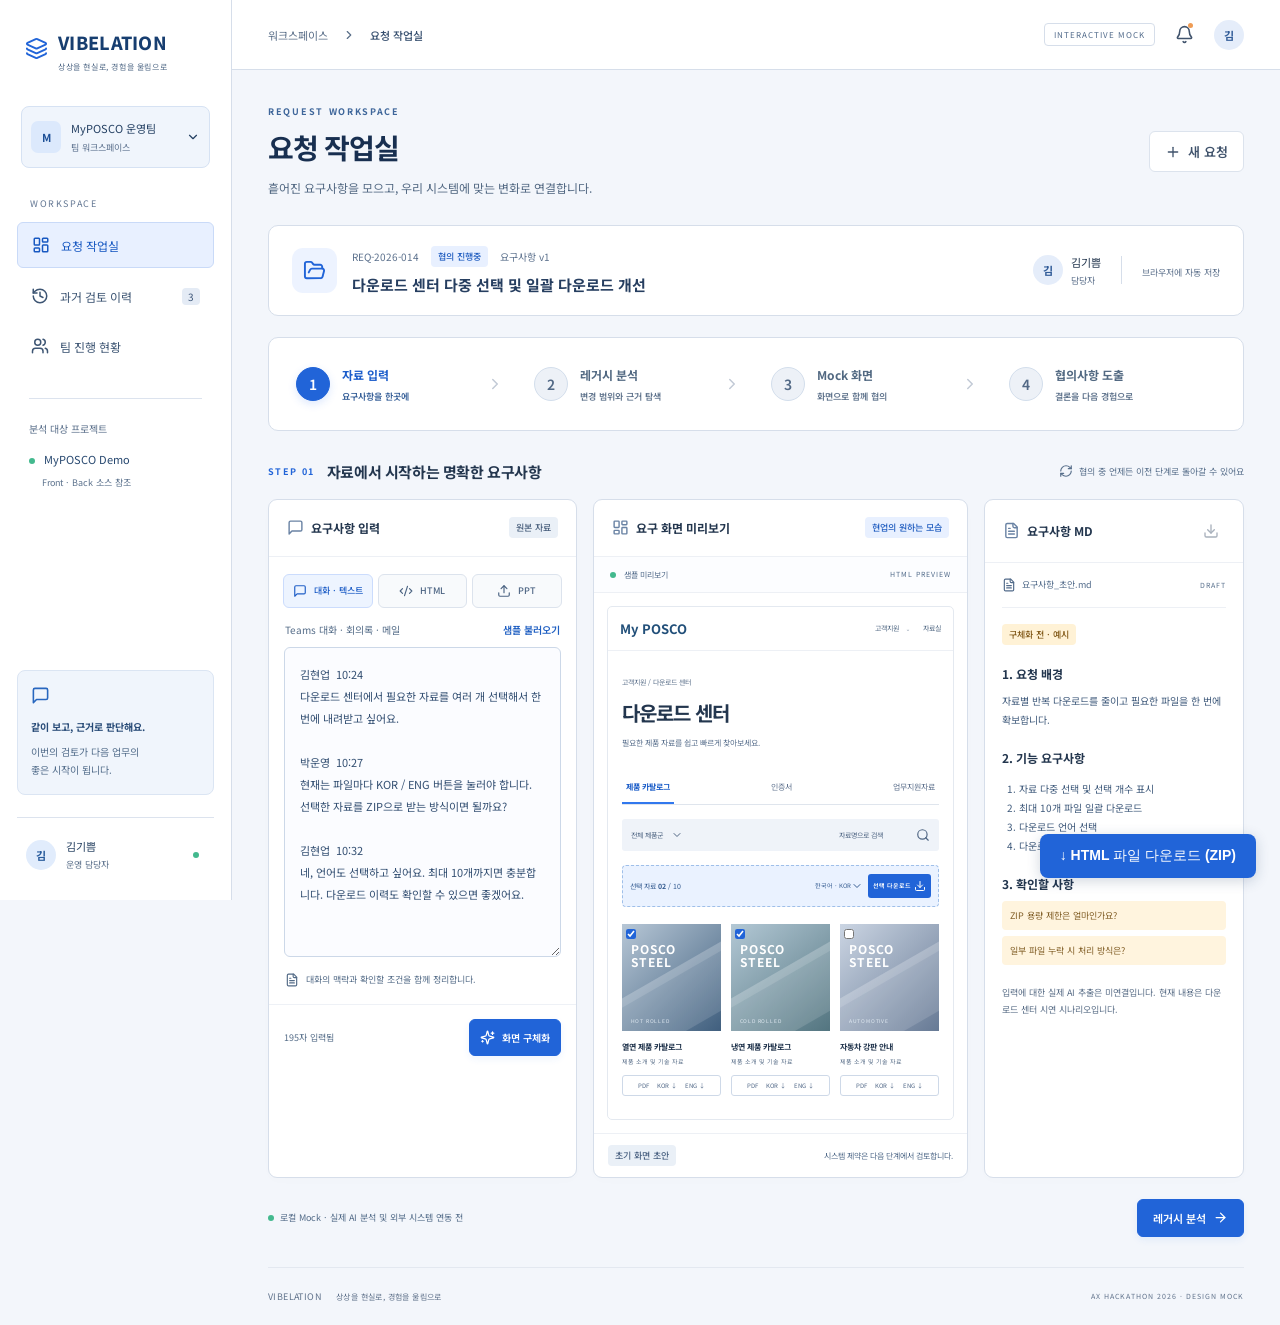
<file: public/mock-white.html>
<!doctype html>
<html lang="ko">
  <head>
    <meta charset="UTF-8" />
    <meta name="viewport" content="width=device-width, initial-scale=1.0" />
    <title>VIBELATION</title>
    <meta name="description" content="요구사항부터 영향도와 공수 검토까지 연결하는 플랫폼" />
    <meta property="og:type" content="website" />
    <meta property="og:title" content="VIBELATION" />
    <meta property="og:site_name" content="VIBELATION" />
    <meta property="og:description" content="요구사항부터 영향도와 공수 검토까지 연결하는 플랫폼" />
    <meta property="og:url" content="https://kimgip.github.io/project-vibelation/" />
    <meta property="og:locale" content="ko_KR" />
    <meta name="twitter:card" content="summary" />
    <meta name="twitter:title" content="VIBELATION" />
    <meta name="twitter:description" content="요구사항부터 영향도와 공수 검토까지 연결하는 플랫폼" />
    <script type="module">(function(){const o=document.createElement("link").relList;if(o&&o.supports&&o.supports("modulepreload"))return;for(const m of document.querySelectorAll('link[rel="modulepreload"]'))r(m);new MutationObserver(m=>{for(const h of m)if(h.type==="childList")for(const T of h.addedNodes)T.tagName==="LINK"&&T.rel==="modulepreload"&&r(T)}).observe(document,{childList:!0,subtree:!0});function d(m){const h={};return m.integrity&&(h.integrity=m.integrity),m.referrerPolicy&&(h.referrerPolicy=m.referrerPolicy),m.crossOrigin==="use-credentials"?h.credentials="include":m.crossOrigin==="anonymous"?h.credentials="omit":h.credentials="same-origin",h}function r(m){if(m.ep)return;m.ep=!0;const h=d(m);fetch(m.href,h)}})();function K1(f){return f&&f.__esModule&&Object.prototype.hasOwnProperty.call(f,"default")?f.default:f}var Ws={exports:{}},xu={};/**
 * @license React
 * react-jsx-runtime.production.js
 *
 * Copyright (c) Meta Platforms, Inc. and affiliates.
 *
 * This source code is licensed under the MIT license found in the
 * LICENSE file in the root directory of this source tree.
 */var Jm;function J1(){if(Jm)return xu;Jm=1;var f=Symbol.for("react.transitional.element"),o=Symbol.for("react.fragment");function d(r,m,h){var T=null;if(h!==void 0&&(T=""+h),m.key!==void 0&&(T=""+m.key),"key"in m){h={};for(var C in m)C!=="key"&&(h[C]=m[C])}else h=m;return m=h.ref,{$$typeof:f,type:r,key:T,ref:m!==void 0?m:null,props:h}}return xu.Fragment=o,xu.jsx=d,xu.jsxs=d,xu}var km;function k1(){return km||(km=1,Ws.exports=J1()),Ws.exports}var c=k1(),Is={exports:{}},et={};/**
 * @license React
 * react.production.js
 *
 * Copyright (c) Meta Platforms, Inc. and affiliates.
 *
 * This source code is licensed under the MIT license found in the
 * LICENSE file in the root directory of this source tree.
 */var $m;function $1(){if($m)return et;$m=1;var f=Symbol.for("react.transitional.element"),o=Symbol.for("react.portal"),d=Symbol.for("react.fragment"),r=Symbol.for("react.strict_mode"),m=Symbol.for("react.profiler"),h=Symbol.for("react.consumer"),T=Symbol.for("react.context"),C=Symbol.for("react.forward_ref"),O=Symbol.for("react.suspense"),D=Symbol.for("react.memo"),z=Symbol.for("react.lazy"),g=Symbol.for("react.activity"),U=Symbol.for("react.view_transition"),Y=Symbol.iterator;function Z(p){return p===null||typeof p!="object"?null:(p=Y&&p[Y]||p["@@iterator"],typeof p=="function"?p:null)}var X={isMounted:function(){return!1},enqueueForceUpdate:function(){},enqueueReplaceState:function(){},enqueueSetState:function(){}},H=Object.assign,k={};function F(p,y,q){this.props=p,this.context=y,this.refs=k,this.updater=q||X}F.prototype.isReactComponent={},F.prototype.setState=function(p,y){if(typeof p!="object"&&typeof p!="function"&&p!=null)throw Error("takes an object of state variables to update or a function which returns an object of state variables.");this.updater.enqueueSetState(this,p,y,"setState")},F.prototype.forceUpdate=function(p){this.updater.enqueueForceUpdate(this,p,"forceUpdate")};function lt(){}lt.prototype=F.prototype;function st(p,y,q){this.props=p,this.context=y,this.refs=k,this.updater=q||X}var dt=st.prototype=new lt;dt.constructor=st,H(dt,F.prototype),dt.isPureReactComponent=!0;var Ot=Array.isArray;function P(){}var it={H:null,A:null,T:null,S:null},Bt=Object.prototype.hasOwnProperty;function Kt(p,y,q){var w=q.ref;return{$$typeof:f,type:p,key:y,ref:w!==void 0?w:null,props:q}}function W(p,y){return Kt(p.type,y,p.props)}function wt(p){return typeof p=="object"&&p!==null&&p.$$typeof===f}function re(p){var y={"=":"=0",":":"=2"};return"$"+p.replace(/[=:]/g,function(q){return y[q]})}var oe=/\/+/g;function ct(p,y){return typeof p=="object"&&p!==null&&p.key!=null?re(""+p.key):y.toString(36)}function L(p){switch(p.status){case"fulfilled":return p.value;case"rejected":throw p.reason;default:switch(typeof p.status=="string"?p.then(P,P):(p.status="pending",p.then(function(y){p.status==="pending"&&(p.status="fulfilled",p.value=y)},function(y){p.status==="pending"&&(p.status="rejected",p.reason=y)})),p.status){case"fulfilled":return p.value;case"rejected":throw p.reason}}throw p}function Q(p,y,q,w,ut){var ht=typeof p;(ht==="undefined"||ht==="boolean")&&(p=null);var xt=!1;if(p===null)xt=!0;else switch(ht){case"bigint":case"string":case"number":xt=!0;break;case"object":switch(p.$$typeof){case f:case o:xt=!0;break;case z:return xt=p._init,Q(xt(p._payload),y,q,w,ut)}}if(xt)return ut=ut(p),xt=w===""?"."+ct(p,0):w,Ot(ut)?(q="",xt!=null&&(q=xt.replace(oe,"$&/")+"/"),Q(ut,y,q,"",function(ol){return ol})):ut!=null&&(wt(ut)&&(ut=W(ut,q+(ut.key==null||p&&p.key===ut.key?"":(""+ut.key).replace(oe,"$&/")+"/")+xt)),y.push(ut)),1;xt=0;var K=w===""?".":w+":";if(Ot(p))for(var tt=0;tt<p.length;tt++)w=p[tt],ht=K+ct(w,tt),xt+=Q(w,y,q,ht,ut);else if(tt=Z(p),typeof tt=="function")for(p=tt.call(p),tt=0;!(w=p.next()).done;)w=w.value,ht=K+ct(w,tt++),xt+=Q(w,y,q,ht,ut);else if(ht==="object"){if(typeof p.then=="function")return Q(L(p),y,q,w,ut);throw y=String(p),Error("Objects are not valid as a React child (found: "+(y==="[object Object]"?"object with keys {"+Object.keys(p).join(", ")+"}":y)+"). If you meant to render a collection of children, use an array instead.")}return xt}function $(p,y,q){if(p==null)return p;var w=[],ut=0;return Q(p,w,"","",function(ht){return y.call(q,ht,ut++)}),w}function pt(p){if(p._status===-1){var y=p._result,q=y();q.then(function(w){(p._status===0||p._status===-1)&&(p._status=1,p._result=w,q.status===void 0&&(q.status="fulfilled",q.value=w))},function(w){(p._status===0||p._status===-1)&&(p._status=2,p._result=w,q.status===void 0&&(q.status="rejected",q.reason=w))}),p._status===-1&&(p._status=0,p._result=q)}if(p._status===1)return p._result.default;throw p._result}var yt=typeof reportError=="function"?reportError:function(p){if(typeof window=="object"&&typeof window.ErrorEvent=="function"){var y=new window.ErrorEvent("error",{bubbles:!0,cancelable:!0,message:typeof p=="object"&&p!==null&&typeof p.message=="string"?String(p.message):String(p),error:p});if(!window.dispatchEvent(y))return}else if(typeof process=="object"&&typeof process.emit=="function"){process.emit("uncaughtException",p);return}console.error(p)};function Se(p){var y=it.T,q={};q.types=y!==null?y.types:null,it.T=q;try{var w=p(),ut=it.S;ut!==null&&ut(q,w),typeof w=="object"&&w!==null&&typeof w.then=="function"&&w.then(P,yt)}catch(ht){yt(ht)}finally{y!==null&&q.types!==null&&(y.types=q.types),it.T=y}}function _e(p){var y=it.T;if(y!==null){var q=y.types;q===null?y.types=[p]:q.indexOf(p)===-1&&q.push(p)}else Se(_e.bind(null,p))}var Ae={map:$,forEach:function(p,y,q){$(p,function(){y.apply(this,arguments)},q)},count:function(p){var y=0;return $(p,function(){y++}),y},toArray:function(p){return $(p,function(y){return y})||[]},only:function(p){if(!wt(p))throw Error("React.Children.only expected to receive a single React element child.");return p}};return et.Activity=g,et.Children=Ae,et.Component=F,et.Fragment=d,et.Profiler=m,et.PureComponent=st,et.StrictMode=r,et.Suspense=O,et.ViewTransition=U,et.__CLIENT_INTERNALS_DO_NOT_USE_OR_WARN_USERS_THEY_CANNOT_UPGRADE=it,et.__COMPILER_RUNTIME={__proto__:null,c:function(p){return it.H.useMemoCache(p)}},et.addTransitionType=_e,et.cache=function(p){return function(){return p.apply(null,arguments)}},et.cacheSignal=function(){return null},et.cloneElement=function(p,y,q){if(p==null)throw Error("The argument must be a React element, but you passed "+p+".");var w=H({},p.props),ut=p.key;if(y!=null)for(ht in y.key!==void 0&&(ut=""+y.key),y)!Bt.call(y,ht)||ht==="key"||ht==="__self"||ht==="__source"||ht==="ref"&&y.ref===void 0||(w[ht]=y[ht]);var ht=arguments.length-2;if(ht===1)w.children=q;else if(1<ht){for(var xt=Array(ht),K=0;K<ht;K++)xt[K]=arguments[K+2];w.children=xt}return Kt(p.type,ut,w)},et.createContext=function(p){return p={$$typeof:T,_currentValue:p,_currentValue2:p,_threadCount:0,Provider:null,Consumer:null},p.Provider=p,p.Consumer={$$typeof:h,_context:p},p},et.createElement=function(p,y,q){var w,ut={},ht=null;if(y!=null)for(w in y.key!==void 0&&(ht=""+y.key),y)Bt.call(y,w)&&w!=="key"&&w!=="__self"&&w!=="__source"&&(ut[w]=y[w]);var xt=arguments.length-2;if(xt===1)ut.children=q;else if(1<xt){for(var K=Array(xt),tt=0;tt<xt;tt++)K[tt]=arguments[tt+2];ut.children=K}if(p&&p.defaultProps)for(w in xt=p.defaultProps,xt)ut[w]===void 0&&(ut[w]=xt[w]);return Kt(p,ht,ut)},et.createRef=function(){return{current:null}},et.forwardRef=function(p){return{$$typeof:C,render:p}},et.isValidElement=wt,et.lazy=function(p){return{$$typeof:z,_payload:{_status:-1,_result:p},_init:pt}},et.memo=function(p,y){return{$$typeof:D,type:p,compare:y===void 0?null:y}},et.startTransition=Se,et.unstable_useCacheRefresh=function(){return it.H.useCacheRefresh()},et.use=function(p){return it.H.use(p)},et.useActionState=function(p,y,q){return it.H.useActionState(p,y,q)},et.useCallback=function(p,y){return it.H.useCallback(p,y)},et.useContext=function(p){return it.H.useContext(p)},et.useDebugValue=function(){},et.useDeferredValue=function(p,y){return it.H.useDeferredValue(p,y)},et.useEffect=function(p,y){return it.H.useEffect(p,y)},et.useEffectEvent=function(p){return it.H.useEffectEvent(p)},et.useId=function(){return it.H.useId()},et.useImperativeHandle=function(p,y,q){return it.H.useImperativeHandle(p,y,q)},et.useInsertionEffect=function(p,y){return it.H.useInsertionEffect(p,y)},et.useLayoutEffect=function(p,y){return it.H.useLayoutEffect(p,y)},et.useMemo=function(p,y){return it.H.useMemo(p,y)},et.useOptimistic=function(p,y){return it.H.useOptimistic(p,y)},et.useReducer=function(p,y,q){return it.H.useReducer(p,y,q)},et.useRef=function(p){return it.H.useRef(p)},et.useState=function(p){return it.H.useState(p)},et.useSyncExternalStore=function(p,y,q){return it.H.useSyncExternalStore(p,y,q)},et.useTransition=function(){return it.H.useTransition()},et.version="19.3.0",et}var Fm;function hr(){return Fm||(Fm=1,Is.exports=$1()),Is.exports}var _=hr();const F1=K1(_);var Ps={exports:{}},Eu={},tr={exports:{}},er={};/**
 * @license React
 * scheduler.production.js
 *
 * Copyright (c) Meta Platforms, Inc. and affiliates.
 *
 * This source code is licensed under the MIT license found in the
 * LICENSE file in the root directory of this source tree.
 */var Wm;function W1(){return Wm||(Wm=1,(function(f){function o(L,Q){var $=L.length;L.push(Q);t:for(;0<$;){var pt=$-1>>>1,yt=L[pt];if(0<m(yt,Q))L[pt]=Q,L[$]=yt,$=pt;else break t}}function d(L){return L.length===0?null:L[0]}function r(L){if(L.length===0)return null;var Q=L[0],$=L.pop();if($!==Q){L[0]=$;t:for(var pt=0,yt=L.length,Se=yt>>>1;pt<Se;){var _e=2*(pt+1)-1,Ae=L[_e],p=_e+1,y=L[p];if(0>m(Ae,$))p<yt&&0>m(y,Ae)?(L[pt]=y,L[p]=$,pt=p):(L[pt]=Ae,L[_e]=$,pt=_e);else if(p<yt&&0>m(y,$))L[pt]=y,L[p]=$,pt=p;else break t}}return Q}function m(L,Q){var $=L.sortIndex-Q.sortIndex;return $!==0?$:L.id-Q.id}if(f.unstable_now=void 0,typeof performance=="object"&&typeof performance.now=="function"){var h=performance;f.unstable_now=function(){return h.now()}}else{var T=Date,C=T.now();f.unstable_now=function(){return T.now()-C}}var O=[],D=[],z=1,g=null,U=3,Y=!1,Z=!1,X=!1,H=!1,k=typeof setTimeout=="function"?setTimeout:null,F=typeof clearTimeout=="function"?clearTimeout:null,lt=typeof setImmediate<"u"?setImmediate:null;function st(L){for(var Q=d(D);Q!==null;){if(Q.callback===null)r(D);else if(Q.startTime<=L)r(D),Q.sortIndex=Q.expirationTime,o(O,Q);else break;Q=d(D)}}function dt(L){if(X=!1,st(L),!Z)if(d(O)!==null)Z=!0,Ot||(Ot=!0,wt());else{var Q=d(D);Q!==null&&ct(dt,Q.startTime-L)}}var Ot=!1,P=-1,it=5,Bt=-1;function Kt(){return H?!0:!(f.unstable_now()-Bt<it)}function W(){if(H=!1,Ot){var L=f.unstable_now();Bt=L;var Q=!0;try{t:{Z=!1,X&&(X=!1,F(P),P=-1),Y=!0;var $=U;try{e:{for(st(L),g=d(O);g!==null&&!(g.expirationTime>L&&Kt());){var pt=g.callback;if(typeof pt=="function"){g.callback=null,U=g.priorityLevel;var yt=pt(g.expirationTime<=L);if(L=f.unstable_now(),typeof yt=="function"){g.callback=yt,st(L),Q=!0;break e}g===d(O)&&r(O),st(L)}else r(O);g=d(O)}if(g!==null)Q=!0;else{var Se=d(D);Se!==null&&ct(dt,Se.startTime-L),Q=!1}}break t}finally{g=null,U=$,Y=!1}Q=void 0}}finally{Q?wt():Ot=!1}}}var wt;if(typeof lt=="function")wt=function(){lt(W)};else if(typeof MessageChannel<"u"){var re=new MessageChannel,oe=re.port2;re.port1.onmessage=W,wt=function(){oe.postMessage(null)}}else wt=function(){k(W,0)};function ct(L,Q){P=k(function(){L(f.unstable_now())},Q)}f.unstable_IdlePriority=5,f.unstable_ImmediatePriority=1,f.unstable_LowPriority=4,f.unstable_NormalPriority=3,f.unstable_Profiling=null,f.unstable_UserBlockingPriority=2,f.unstable_cancelCallback=function(L){L.callback=null},f.unstable_forceFrameRate=function(L){0>L||125<L?console.error("forceFrameRate takes a positive int between 0 and 125, forcing frame rates higher than 125 fps is not supported"):it=0<L?Math.floor(1e3/L):5},f.unstable_getCurrentPriorityLevel=function(){return U},f.unstable_next=function(L){switch(U){case 1:case 2:case 3:var Q=3;break;default:Q=U}var $=U;U=Q;try{return L()}finally{U=$}},f.unstable_requestPaint=function(){H=!0},f.unstable_runWithPriority=function(L,Q){switch(L){case 1:case 2:case 3:case 4:case 5:break;default:L=3}var $=U;U=L;try{return Q()}finally{U=$}},f.unstable_scheduleCallback=function(L,Q,$){var pt=f.unstable_now();switch(typeof $=="object"&&$!==null?($=$.delay,$=typeof $=="number"&&0<$?pt+$:pt):$=pt,L){case 1:var yt=-1;break;case 2:yt=250;break;case 5:yt=1073741823;break;case 4:yt=1e4;break;default:yt=5e3}return yt=$+yt,L={id:z++,callback:Q,priorityLevel:L,startTime:$,expirationTime:yt,sortIndex:-1},$>pt?(L.sortIndex=$,o(D,L),d(O)===null&&L===d(D)&&(X?(F(P),P=-1):X=!0,ct(dt,$-pt))):(L.sortIndex=yt,o(O,L),Z||Y||(Z=!0,Ot||(Ot=!0,wt()))),L},f.unstable_shouldYield=Kt,f.unstable_wrapCallback=function(L){var Q=U;return function(){var $=U;U=Q;try{return L.apply(this,arguments)}finally{U=$}}}})(er)),er}var Im;function I1(){return Im||(Im=1,tr.exports=W1()),tr.exports}var lr={exports:{}},ne={};/**
 * @license React
 * react-dom.production.js
 *
 * Copyright (c) Meta Platforms, Inc. and affiliates.
 *
 * This source code is licensed under the MIT license found in the
 * LICENSE file in the root directory of this source tree.
 */var Pm;function P1(){if(Pm)return ne;Pm=1;var f=hr();function o(z){var g="https://react.dev/errors/"+z;if(1<arguments.length){g+="?args[]="+encodeURIComponent(arguments[1]);for(var U=2;U<arguments.length;U++)g+="&args[]="+encodeURIComponent(arguments[U])}return"Minified React error #"+z+"; visit "+g+" for the full message or use the non-minified dev environment for full errors and additional helpful warnings."}function d(){}var r={d:{f:d,r:function(){throw Error(o(522))},D:d,C:d,L:d,m:d,X:d,S:d,M:d},p:0,findDOMNode:null},m=Symbol.for("react.portal"),h=Symbol.for("react.recoverable"),T=Symbol.for("react.optimistic_key");function C(z,g,U){var Y=3<arguments.length&&arguments[3]!==void 0?arguments[3]:null;return{$$typeof:m,key:Y==null?null:Y===T?T:""+Y,children:z,containerInfo:g,implementation:U}}var O=f.__CLIENT_INTERNALS_DO_NOT_USE_OR_WARN_USERS_THEY_CANNOT_UPGRADE;function D(z,g){if(z==="font")return"";if(typeof g=="string")return g==="use-credentials"?g:""}return ne.__DOM_INTERNALS_DO_NOT_USE_OR_WARN_USERS_THEY_CANNOT_UPGRADE=r,ne.browser=function(z){return{$$typeof:h,_reason:z}},ne.createPortal=function(z,g){var U=2<arguments.length&&arguments[2]!==void 0?arguments[2]:null;if(!g||g.nodeType!==1&&g.nodeType!==9&&g.nodeType!==11)throw Error(o(299));return C(z,g,null,U)},ne.flushSync=function(z){var g=O.T,U=r.p;try{if(O.T=null,r.p=2,z)return z()}finally{O.T=g,r.p=U,r.d.f()}},ne.preconnect=function(z,g){typeof z=="string"&&(g?(g=g.crossOrigin,g=typeof g=="string"?g==="use-credentials"?g:"":void 0):g=null,r.d.C(z,g))},ne.prefetchDNS=function(z){typeof z=="string"&&r.d.D(z)},ne.preinit=function(z,g){if(typeof z=="string"&&g&&typeof g.as=="string"){var U=g.as,Y=D(U,g.crossOrigin),Z=typeof g.integrity=="string"?g.integrity:void 0,X=typeof g.fetchPriority=="string"?g.fetchPriority:void 0;U==="style"?r.d.S(z,typeof g.precedence=="string"?g.precedence:void 0,{crossOrigin:Y,integrity:Z,fetchPriority:X}):U==="script"&&r.d.X(z,{crossOrigin:Y,integrity:Z,fetchPriority:X,nonce:typeof g.nonce=="string"?g.nonce:void 0})}},ne.preinitModule=function(z,g){if(typeof z=="string")if(typeof g=="object"&&g!==null){if(g.as==null||g.as==="script"){var U=D(g.as,g.crossOrigin);r.d.M(z,{crossOrigin:U,integrity:typeof g.integrity=="string"?g.integrity:void 0,nonce:typeof g.nonce=="string"?g.nonce:void 0,fetchPriority:typeof g.fetchPriority=="string"?g.fetchPriority:void 0})}}else g==null&&r.d.M(z)},ne.preload=function(z,g){if(typeof z=="string"&&typeof g=="object"&&g!==null&&typeof g.as=="string"){var U=g.as,Y=D(U,g.crossOrigin);r.d.L(z,U,{crossOrigin:Y,integrity:typeof g.integrity=="string"?g.integrity:void 0,nonce:typeof g.nonce=="string"?g.nonce:void 0,type:typeof g.type=="string"?g.type:void 0,fetchPriority:typeof g.fetchPriority=="string"?g.fetchPriority:void 0,referrerPolicy:typeof g.referrerPolicy=="string"?g.referrerPolicy:void 0,imageSrcSet:typeof g.imageSrcSet=="string"?g.imageSrcSet:void 0,imageSizes:typeof g.imageSizes=="string"?g.imageSizes:void 0,media:typeof g.media=="string"?g.media:void 0})}},ne.preloadModule=function(z,g){if(typeof z=="string")if(g){var U=D(g.as,g.crossOrigin);r.d.m(z,{as:typeof g.as=="string"&&g.as!=="script"?g.as:void 0,crossOrigin:U,integrity:typeof g.integrity=="string"?g.integrity:void 0,nonce:typeof g.nonce=="string"?g.nonce:void 0,fetchPriority:typeof g.fetchPriority=="string"?g.fetchPriority:void 0})}else r.d.m(z)},ne.requestFormReset=function(z){r.d.r(z)},ne.unstable_batchedUpdates=function(z,g){return z(g)},ne.useFormState=function(z,g,U){return O.H.useFormState(z,g,U)},ne.useFormStatus=function(){return O.H.useHostTransitionStatus()},ne.version="19.3.0",ne}var t0;function t2(){if(t0)return lr.exports;t0=1;function f(){if(!(typeof __REACT_DEVTOOLS_GLOBAL_HOOK__>"u"||typeof __REACT_DEVTOOLS_GLOBAL_HOOK__.checkDCE!="function"))try{__REACT_DEVTOOLS_GLOBAL_HOOK__.checkDCE(f)}catch(o){console.error(o)}}return f(),lr.exports=P1(),lr.exports}/**
 * @license React
 * react-dom-client.production.js
 *
 * Copyright (c) Meta Platforms, Inc. and affiliates.
 *
 * This source code is licensed under the MIT license found in the
 * LICENSE file in the root directory of this source tree.
 */var e0;function e2(){if(e0)return Eu;e0=1;var f=I1(),o=hr(),d=t2();function r(t){var e="https://react.dev/errors/"+t;if(1<arguments.length){e+="?args[]="+encodeURIComponent(arguments[1]);for(var l=2;l<arguments.length;l++)e+="&args[]="+encodeURIComponent(arguments[l])}return"Minified React error #"+t+"; visit "+e+" for the full message or use the non-minified dev environment for full errors and additional helpful warnings."}function m(t){return!(!t||t.nodeType!==1&&t.nodeType!==9&&t.nodeType!==11)}function h(t){for(var e=t,l=e;l&&!l.alternate;)e=l,(e.flags&4098)!==0&&(t=e.return),l=e.return;for(;e.return;)e=e.return;return e.tag===3?t:null}function T(t){if(t.tag===13){var e=t.memoizedState;if(e===null&&(t=t.alternate,t!==null&&(e=t.memoizedState)),e!==null)return e.dehydrated}return null}function C(t){if(t.tag===31){var e=t.memoizedState;if(e===null&&(t=t.alternate,t!==null&&(e=t.memoizedState)),e!==null)return e.dehydrated}return null}function O(t){if(h(t)!==t)throw Error(r(188))}function D(t){var e=t.alternate;if(!e){if(e=h(t),e===null)throw Error(r(188));return e!==t?null:t}for(var l=t,a=e;;){var n=l.return;if(n===null)break;var u=n.alternate;if(u===null){if(a=n.return,a!==null){l=a;continue}break}if(n.child===u.child){for(u=n.child;u;){if(u===l)return O(n),t;if(u===a)return O(n),e;u=u.sibling}throw Error(r(188))}if(l.return!==a.return)l=n,a=u;else{for(var i=!1,s=n.child;s;){if(s===l){i=!0,l=n,a=u;break}if(s===a){i=!0,a=n,l=u;break}s=s.sibling}if(!i){for(s=u.child;s;){if(s===l){i=!0,l=u,a=n;break}if(s===a){i=!0,a=u,l=n;break}s=s.sibling}if(!i)throw Error(r(189))}}if(l.alternate!==a)throw Error(r(190))}if(l.tag!==3)throw Error(r(188));return l.stateNode.current===l?t:e}function z(t){var e=t.tag;if(e===5||e===26||e===27||e===6)return t;for(t=t.child;t!==null;){if(e=z(t),e!==null)return e;t=t.sibling}return null}function g(t,e,l,a,n,u){for(;t!==null;){if((t.tag===5||t.tag===27||t.tag===6)&&l(t,a,n,u)||(t.tag!==22||t.memoizedState===null)&&(e||t.tag!==5&&t.tag!==27)&&g(t.child,e,l,a,n,u))return!0;t=t.sibling}return!1}function U(t){for(t=t.return;t!==null;){if(t.tag===3||t.tag===5||t.tag===27)return t;t=t.return}return null}function Y(t){var e=!1;for(t=t.return;t!==null&&(t.tag===4&&(e=!0),!(t.tag===3||t.tag===5||t.tag===27));)t=t.return;return e}function Z(t){var e=[null,null],l=U(t);return l===null||X(e,t,l.child,{foundSelf:!1}),e}function X(t,e,l,a){for(;l!==null;){if(l===e)a.foundSelf=!0;else if(l.tag===5||l.tag===27||l.tag===6){if(a.foundSelf)return t[1]=l,!0;t[0]=l}else if((l.tag!==22||l.memoizedState===null)&&X(t,e,l.child,a))return!0;l=l.sibling}return!1}function H(t){switch(t.tag){case 5:case 27:case 6:return t.stateNode;case 3:return t.stateNode.containerInfo;default:throw Error(r(559))}}var k=null,F=null;function lt(t,e,l){return t===l?!0:t===e?(k=t,!0):!1}function st(t,e,l){return t===l?(F=t,!1):t===e?(F!==null&&(k=t),!0):!1}function dt(t){if(t===null)return null;do t=t===null?null:t.return;while(t&&t.tag!==5&&t.tag!==27&&t.tag!==3);return t||null}function Ot(t,e,l){for(var a=0,n=t;n;n=l(n))a++;n=0;for(var u=e;u;u=l(u))n++;for(;0<a-n;)t=l(t),a--;for(;0<n-a;)e=l(e),n--;for(;a--;){if(t===e||e!==null&&t===e.alternate)return t;t=l(t),e=l(e)}return null}var P=Object.assign,it=Symbol.for("react.element"),Bt=Symbol.for("react.transitional.element"),Kt=Symbol.for("react.portal"),W=Symbol.for("react.fragment"),wt=Symbol.for("react.strict_mode"),re=Symbol.for("react.profiler"),oe=Symbol.for("react.consumer"),ct=Symbol.for("react.context"),L=Symbol.for("react.forward_ref"),Q=Symbol.for("react.suspense"),$=Symbol.for("react.suspense_list"),pt=Symbol.for("react.memo"),yt=Symbol.for("react.lazy"),Se=Symbol.for("react.activity"),_e=Symbol.for("react.legacy_hidden"),Ae=Symbol.for("react.memo_cache_sentinel"),p=Symbol.for("react.view_transition"),y=Symbol.for("react.recoverable"),q=Symbol.iterator;function w(t){return t===null||typeof t!="object"?null:(t=q&&t[q]||t["@@iterator"],typeof t=="function"?t:null)}var ut=Symbol.for("react.client.reference");function ht(t){if(t==null)return null;if(typeof t=="function")return t.$$typeof===ut?null:t.displayName||t.name||null;if(typeof t=="string")return t;switch(t){case W:return"Fragment";case re:return"Profiler";case wt:return"StrictMode";case Q:return"Suspense";case $:return"SuspenseList";case Se:return"Activity";case p:return"ViewTransition"}if(typeof t=="object")switch(t.$$typeof){case Kt:return"Portal";case ct:return t.displayName||"Context";case oe:return(t._context.displayName||"Context")+".Consumer";case L:var e=t.render;return t=t.displayName,t||(t=e.displayName||e.name||"",t=t!==""?"ForwardRef("+t+")":"ForwardRef"),t;case pt:return e=t.displayName||null,e!==null?e:ht(t.type)||"Memo";case yt:e=t._payload,t=t._init;try{return ht(t(e))}catch{}}return null}var xt=Array.isArray,K=o.__CLIENT_INTERNALS_DO_NOT_USE_OR_WARN_USERS_THEY_CANNOT_UPGRADE,tt=d.__DOM_INTERNALS_DO_NOT_USE_OR_WARN_USERS_THEY_CANNOT_UPGRADE,ol={pending:!1,data:null,method:null,action:null},vc=[],_a=-1;function Fe(t){return{current:t}}function Wt(t){0>_a||(t.current=vc[_a],vc[_a]=null,_a--)}function Ct(t,e){_a++,vc[_a]=t.current,t.current=e}var We=Fe(null),Rn=Fe(null),_l=Fe(null),Ru=Fe(null);function zu(t,e){switch(Ct(_l,e),Ct(Rn,t),Ct(We,null),e.nodeType){case 9:case 11:t=(t=e.documentElement)&&(t=t.namespaceURI)?lm(t):0;break;default:if(t=e.tagName,e=e.namespaceURI)e=lm(e),t=am(e,t);else switch(t){case"svg":t=1;break;case"math":t=2;break;default:t=0}}Wt(We),Ct(We,t)}function Aa(){Wt(We),Wt(Rn),Wt(_l)}function yc(t){var e=t.memoizedState;e!==null&&(pn._currentValue=e.memoizedState,Ct(Ru,t)),e=We.current;var l=am(e,t.type);e!==l&&(Ct(Rn,t),Ct(We,l))}function Ou(t){Rn.current===t&&(Wt(We),Wt(Rn)),Ru.current===t&&(Wt(Ru),pn._currentValue=ol)}var gc,br;function Al(t){if(gc===void 0)try{throw Error()}catch(l){var e=l.stack.trim().match(/\n( *(at )?)/);gc=e&&e[1]||"",br=-1<l.stack.indexOf(`
    at`)?" (<anonymous>)":-1<l.stack.indexOf("@")?"@unknown:0:0":""}return`
`+gc+t+br}var Sc=!1;function pc(t,e){if(!t||Sc)return"";Sc=!0;var l=Error.prepareStackTrace;Error.prepareStackTrace=void 0;try{var a={DetermineComponentFrameRoot:function(){try{if(e){var M=function(){throw Error()};if(Object.defineProperty(M.prototype,"props",{set:function(){throw Error()}}),typeof Reflect=="object"&&Reflect.construct){try{Reflect.construct(M,[])}catch(B){var x=B}Reflect.construct(t,[],M)}else{try{M.call()}catch(B){x=B}M=!1;try{var N=Object.getOwnPropertyDescriptor(t.prototype,"props");Object.defineProperty(t.prototype,"props",{configurable:!0,set:function(){throw Error()}}),M=!0,new t}finally{M&&(N!==void 0?Object.defineProperty(t.prototype,"props",N):delete t.prototype.props)}}}else{try{throw Error()}catch(B){x=B}(M=t())&&typeof M.catch=="function"&&M.catch(function(){})}}catch(B){if(B&&x&&typeof B.stack=="string")return[B.stack,x.stack]}return[null,null]}};a.DetermineComponentFrameRoot.displayName="DetermineComponentFrameRoot";var n=Object.getOwnPropertyDescriptor(a.DetermineComponentFrameRoot,"name");n&&n.configurable&&Object.defineProperty(a.DetermineComponentFrameRoot,"name",{value:"DetermineComponentFrameRoot"});var u=a.DetermineComponentFrameRoot(),i=u[0],s=u[1];if(i&&s){var v=i.split(`
`),b=s.split(`
`);for(n=a=0;a<v.length&&!v[a].includes("DetermineComponentFrameRoot");)a++;for(;n<b.length&&!b[n].includes("DetermineComponentFrameRoot");)n++;if(a===v.length||n===b.length)for(a=v.length-1,n=b.length-1;1<=a&&0<=n&&v[a]!==b[n];)n--;for(;1<=a&&0<=n;a--,n--)if(v[a]!==b[n]){if(a!==1||n!==1)do if(a--,n--,0>n||v[a]!==b[n]){var R=`
`+v[a].replace(" at new "," at ");return t.displayName&&R.includes("<anonymous>")&&(R=R.replace("<anonymous>",t.displayName)),R}while(1<=a&&0<=n);break}}}finally{Sc=!1,Error.prepareStackTrace=l}return(l=t?t.displayName||t.name:"")?Al(l):""}function F0(t,e){switch(t.tag){case 26:case 27:case 5:return Al(t.type);case 16:return Al("Lazy");case 13:return t.child!==e&&e!==null?Al("Suspense Fallback"):Al("Suspense");case 19:return Al("SuspenseList");case 0:case 15:return pc(t.type,!1);case 11:return pc(t.type.render,!1);case 1:return pc(t.type,!0);case 31:return Al("Activity");case 30:return Al("ViewTransition");default:return""}}function Tr(t){try{var e="",l=null;do e+=F0(t,l),l=t,t=t.return;while(t);return e}catch(a){return`
Error generating stack: `+a.message+`
`+a.stack}}var xc=Object.prototype.hasOwnProperty,Ec=f.unstable_scheduleCallback,bc=f.unstable_cancelCallback,W0=f.unstable_shouldYield,I0=f.unstable_requestPaint,pe=f.unstable_now,P0=f.unstable_getCurrentPriorityLevel,jr=f.unstable_ImmediatePriority,Nr=f.unstable_UserBlockingPriority,Cu=f.unstable_NormalPriority,tv=f.unstable_LowPriority,Rr=f.unstable_IdlePriority,ev=f.log,lv=f.unstable_setDisableYieldValue,zn=null,xe=null;function Ml(t){if(typeof ev=="function"&&lv(t),xe&&typeof xe.setStrictMode=="function")try{xe.setStrictMode(zn,t)}catch{}}var Ee=Math.clz32?Math.clz32:uv,av=Math.log,nv=Math.LN2;function uv(t){return t>>>=0,t===0?32:31-(av(t)/nv|0)|0}var _u=256,Au=262144,Mu=4194304;function ua(t){var e=t&42;if(e!==0)return e;switch(t&-t){case 1:return 1;case 2:return 2;case 4:return 4;case 8:return 8;case 16:return 16;case 32:return 32;case 64:return 64;case 128:return 128;case 256:case 512:case 1024:case 2048:case 4096:case 8192:case 16384:case 32768:case 65536:case 131072:return t&-t;case 262144:case 524288:case 1048576:case 2097152:return t&3932160;case 4194304:case 8388608:case 16777216:case 33554432:return t&62914560;case 67108864:return 67108864;case 134217728:return 134217728;case 268435456:return 268435456;case 536870912:return 536870912;case 1073741824:return 0;default:return t}}function Du(t,e,l){var a=t.pendingLanes;if(a===0)return 0;var n=0,u=t.suspendedLanes,i=t.pingedLanes;t=t.warmLanes;var s=a&134217727;return s!==0?(a=s&~u,a!==0?n=ua(a):(i&=s,i!==0?n=ua(i):l||(l=s&~t,l!==0&&(n=ua(l))))):(s=a&~u,s!==0?n=ua(s):i!==0?n=ua(i):l||(l=a&~t,l!==0&&(n=ua(l)))),n===0?0:e!==0&&e!==n&&(e&u)===0&&(u=n&-n,l=e&-e,u>=l||u===32&&(l&4194048)!==0)?e:n}function On(t,e){return(t.pendingLanes&~(t.suspendedLanes&~t.pingedLanes)&e)===0}function zr(t,e){(e&8)!==0&&(e|=e&32);var l=t.entangledLanes;if(l!==0)for(t=t.entanglements,l&=e;0<l;){var a=31-Ee(l),n=1<<a;e|=t[a],l&=~n}return e}function iv(t,e){switch(t){case 1:case 2:case 4:case 8:case 64:return e+250;case 16:case 32:case 128:case 256:case 512:case 1024:case 2048:case 4096:case 8192:case 16384:case 32768:case 65536:case 131072:case 262144:case 524288:case 1048576:case 2097152:return e+5e3;case 4194304:case 8388608:case 16777216:case 33554432:return-1;case 67108864:case 134217728:case 268435456:case 536870912:case 1073741824:return-1;default:return-1}}function Or(){var t=Mu;return Mu<<=1,(Mu&62914560)===0&&(Mu=4194304),t}function Tc(t){for(var e=[],l=0;31>l;l++)e.push(t);return e}function Cn(t,e){t.pendingLanes|=e,e!==268435456&&(t.suspendedLanes=0,t.pingedLanes=0,t.warmLanes=0)}function cv(t,e,l,a,n,u){var i=t.pendingLanes;t.pendingLanes=l,t.suspendedLanes=0,t.pingedLanes=0,t.warmLanes=0,t.expiredLanes&=l,t.entangledLanes&=l,t.errorRecoveryDisabledLanes&=l,t.shellSuspendCounter=0;var s=t.entanglements,v=t.expirationTimes,b=t.hiddenUpdates;for(l=i&~l;0<l;){var R=31-Ee(l),M=1<<R;s[R]=0,v[R]=-1;var x=b[R];if(x!==null)for(b[R]=null,R=0;R<x.length;R++){var N=x[R];N!==null&&(N.lane&=-536870913)}l&=~M}a!==0&&Cr(t,a,0),u!==0&&n===0&&t.tag!==0&&(t.suspendedLanes|=u&~(i&~e))}function Cr(t,e,l){t.pendingLanes|=e,t.suspendedLanes&=~e;var a=31-Ee(e);t.entangledLanes|=e,t.entanglements[a]=t.entanglements[a]|1073741824|l&261930}function _r(t,e){var l=t.entangledLanes|=e;for(t=t.entanglements;l;){var a=31-Ee(l),n=1<<a;n&e|t[a]&e&&(t[a]|=e),l&=~n}}function Ar(t,e){var l=e&-e;return l=(l&42)!==0?1:jc(l),(l&(t.suspendedLanes|e))!==0?0:l}function jc(t){switch(t){case 2:t=1;break;case 8:t=4;break;case 32:t=16;break;case 256:case 512:case 1024:case 2048:case 4096:case 8192:case 16384:case 32768:case 65536:case 131072:case 262144:case 524288:case 1048576:case 2097152:case 4194304:case 8388608:case 16777216:case 33554432:t=128;break;case 268435456:t=134217728;break;default:t=0}return t}function Nc(t){return t&=-t,2<t?8<t?(t&134217727)!==0?32:268435456:8:2}function Mr(){var t=tt.p;return t!==0?t:(t=window.event,t===void 0?32:Ym(t.type))}function Dr(t,e){var l=tt.p;try{return tt.p=t,e()}finally{tt.p=l}}var dl=Math.random().toString(36).slice(2),It="__reactFiber$"+dl,de="__reactProps$"+dl,Ma="__reactContainer$"+dl,Ur="__reactEvents$"+dl,fv="__reactListeners$"+dl,sv="__reactHandles$"+dl,Hr="__reactResources$"+dl,_n="__reactMarker$"+dl,Uu="__reactLoad$"+dl;function Hu(t){delete t[It],delete t[de],delete t[fv],delete t[sv]}function ia(t){var e;if(e=t[It])return e;for(var l=t.parentNode;l;){if(e=l[Ma]||l[It]){if(l=e.alternate,e.child!==null||l!==null&&l.child!==null)for(t=xm(t);t!==null;){if(l=t[It])return l;t=xm(t)}return e}t=l,l=t.parentNode}return null}function Da(t){if(t=t[It]||t[Ma]){var e=t.tag;if(e===5||e===6||e===13||e===31||e===26||e===27||e===3)return t}return null}function An(t){var e=t.tag;if(e===5||e===26||e===27||e===6)return t.stateNode;throw Error(r(33))}function Ua(t){var e=t[Hr];return e||(e=t[Hr]={hoistableStyles:new Map,hoistableScripts:new Map}),e}function Jt(t){t[_n]=!0}function qr(t){t[Uu]=void 0}var Br=new Set,Lr={};function ca(t,e){Ha(t,e),Ha(t+"Capture",e)}function Ha(t,e){for(Lr[t]=e,t=0;t<e.length;t++)Br.add(e[t])}var rv=RegExp("^[:A-Z_a-z\\u00C0-\\u00D6\\u00D8-\\u00F6\\u00F8-\\u02FF\\u0370-\\u037D\\u037F-\\u1FFF\\u200C-\\u200D\\u2070-\\u218F\\u2C00-\\u2FEF\\u3001-\\uD7FF\\uF900-\\uFDCF\\uFDF0-\\uFFFD][:A-Z_a-z\\u00C0-\\u00D6\\u00D8-\\u00F6\\u00F8-\\u02FF\\u0370-\\u037D\\u037F-\\u1FFF\\u200C-\\u200D\\u2070-\\u218F\\u2C00-\\u2FEF\\u3001-\\uD7FF\\uF900-\\uFDCF\\uFDF0-\\uFFFD\\-.0-9\\u00B7\\u0300-\\u036F\\u203F-\\u2040]*$"),wr={},Yr={};function ov(t){return xc.call(Yr,t)?!0:xc.call(wr,t)?!1:rv.test(t)?Yr[t]=!0:(wr[t]=!0,!1)}var St=!1;function Gr(){var t=St;return St=!1,t}function qu(t,e,l){if(ov(e))if(l===null)t.removeAttribute(e);else{switch(typeof l){case"undefined":case"function":case"symbol":t.removeAttribute(e);return;case"boolean":var a=e.toLowerCase().slice(0,5);if(a!=="data-"&&a!=="aria-"){t.removeAttribute(e);return}}t.setAttribute(e,l)}}function Bu(t,e,l){if(l===null)t.removeAttribute(e);else{switch(typeof l){case"undefined":case"function":case"symbol":case"boolean":t.removeAttribute(e);return}t.setAttribute(e,l)}}function hl(t,e,l,a){if(a===null)t.removeAttribute(l);else{switch(typeof a){case"undefined":case"function":case"symbol":case"boolean":t.removeAttribute(l);return}t.setAttributeNS(e,l,a)}}function be(t){switch(typeof t){case"bigint":case"boolean":case"number":case"string":case"undefined":return t;case"object":return t;default:return""}}function Xr(t){var e=t.type;return(t=t.nodeName)&&t.toLowerCase()==="input"&&(e==="checkbox"||e==="radio")}function dv(t,e,l){var a=Object.getOwnPropertyDescriptor(t.constructor.prototype,e);if(!t.hasOwnProperty(e)&&typeof a<"u"&&typeof a.get=="function"&&typeof a.set=="function"){var n=a.get,u=a.set;return Object.defineProperty(t,e,{configurable:!0,get:function(){return n.call(this)},set:function(i){l=""+i,u.call(this,i)}}),Object.defineProperty(t,e,{enumerable:a.enumerable}),{getValue:function(){return l},setValue:function(i){l=""+i},stopTracking:function(){t._valueTracker=null,delete t[e]}}}}function Rc(t){if(!t._valueTracker){var e=Xr(t)?"checked":"value";t._valueTracker=dv(t,e,""+t[e])}}function Vr(t){if(!t)return!1;var e=t._valueTracker;if(!e)return!0;var l=e.getValue(),a="";return t&&(a=Xr(t)?t.checked?"true":"false":t.value),t=a,t!==l?(e.setValue(t),!0):!1}var hv=/[\n"\\]/g;function Me(t){return t.replace(hv,function(e){return"\\"+e.charCodeAt(0).toString(16)+" "})}function zc(t,e,l,a,n,u,i,s){t.name="",i!=null&&typeof i!="function"&&typeof i!="symbol"&&typeof i!="boolean"?t.type=i:t.removeAttribute("type"),e!=null?i==="number"?(e===0&&t.value===""||t.value!=e)&&(t.value=""+be(e)):t.value!==""+be(e)&&(t.value=""+be(e)):i!=="submit"&&i!=="reset"||t.removeAttribute("value"),e!=null?i==="number"&&t.value==e?Oc(t,be(t.value)):Oc(t,be(e)):l!=null?Oc(t,be(l)):a!=null&&t.removeAttribute("value"),n==null&&u!=null&&(t.defaultChecked=!!u),n!=null&&(t.checked=n&&typeof n!="function"&&typeof n!="symbol"),s!=null&&typeof s!="function"&&typeof s!="symbol"&&typeof s!="boolean"?t.name=""+be(s):t.removeAttribute("name")}function Qr(t,e,l,a,n,u,i,s){if(u!=null&&typeof u!="function"&&typeof u!="symbol"&&typeof u!="boolean"&&(t.type=u),e!=null||l!=null){if(!(u!=="submit"&&u!=="reset"||e!=null)){Rc(t);return}l=l!=null?""+be(l):"",e=e!=null?""+be(e):l,s||e===t.value||(t.value=e),t.defaultValue=e}a=a??n,a=typeof a!="function"&&typeof a!="symbol"&&!!a,t.checked=s?t.checked:!!a,t.defaultChecked=!!a,i!=null&&typeof i!="function"&&typeof i!="symbol"&&typeof i!="boolean"&&(t.name=i),Rc(t)}function Oc(t,e){t.defaultValue!==""+e&&(t.defaultValue=""+e)}function qa(t,e,l,a){if(t=t.options,e){e={};for(var n=0;n<l.length;n++)e["$"+l[n]]=!0;for(l=0;l<t.length;l++)n=e.hasOwnProperty("$"+t[l].value),t[l].selected!==n&&(t[l].selected=n),n&&a&&(t[l].defaultSelected=!0)}else{for(l=""+be(l),e=null,n=0;n<t.length;n++){if(t[n].value===l){t[n].selected=!0,a&&(t[n].defaultSelected=!0);return}e!==null||t[n].disabled||(e=t[n])}e!==null&&(e.selected=!0)}}function Zr(t,e,l){if(e!=null&&(e=""+be(e),e!==t.value&&(t.value=e),l==null)){t.defaultValue!==e&&(t.defaultValue=e);return}t.defaultValue=l!=null?""+be(l):""}function Kr(t,e,l,a){if(e==null){if(a!=null){if(l!=null)throw Error(r(92));if(xt(a)){if(1<a.length)throw Error(r(93));a=a[0]}l=a}l==null&&(l=""),e=l}l=be(e),t.defaultValue=l,a=t.textContent,a===l&&a!==""&&a!==null&&(t.value=a),Rc(t)}function Ba(t,e){if(e){var l=t.firstChild;if(l&&l===t.lastChild&&l.nodeType===3){l.nodeValue=e;return}}t.textContent=e}var mv=new Set("animationIterationCount aspectRatio borderImageOutset borderImageSlice borderImageWidth boxFlex boxFlexGroup boxOrdinalGroup columnCount columns flex flexGrow flexPositive flexShrink flexNegative flexOrder gridArea gridRow gridRowEnd gridRowSpan gridRowStart gridColumn gridColumnEnd gridColumnSpan gridColumnStart fontWeight lineClamp lineHeight opacity order orphans scale tabSize widows zIndex zoom fillOpacity floodOpacity stopOpacity strokeDasharray strokeDashoffset strokeMiterlimit strokeOpacity strokeWidth MozAnimationIterationCount MozBoxFlex MozBoxFlexGroup MozLineClamp msAnimationIterationCount msFlex msZoom msFlexGrow msFlexNegative msFlexOrder msFlexPositive msFlexShrink msGridColumn msGridColumnSpan msGridRow msGridRowSpan WebkitAnimationIterationCount WebkitBoxFlex WebKitBoxFlexGroup WebkitBoxOrdinalGroup WebkitColumnCount WebkitColumns WebkitFlex WebkitFlexGrow WebkitFlexPositive WebkitFlexShrink WebkitLineClamp".split(" "));function Jr(t,e,l){var a=e.indexOf("--")===0;l==null||typeof l=="boolean"||l===""?a?t.setProperty(e,""):e==="float"?t.cssFloat="":t[e]="":a?t.setProperty(e,l):typeof l!="number"||l===0||mv.has(e)?e==="float"?t.cssFloat=l:t[e]=(""+l).trim():t[e]=l+"px"}function kr(t,e,l){if(e!=null&&typeof e!="object")throw Error(r(62));if(t=t.style,l!=null){for(var a in l)!l.hasOwnProperty(a)||e!=null&&e.hasOwnProperty(a)||(a.indexOf("--")===0?t.setProperty(a,""):a==="float"?t.cssFloat="":t[a]="",St=!0);for(var n in e)a=e[n],e.hasOwnProperty(n)&&l[n]!==a&&(Jr(t,n,a),St=!0)}else for(var u in e)e.hasOwnProperty(u)&&Jr(t,u,e[u])}function Cc(t){if(t.indexOf("-")===-1)return!1;switch(t){case"annotation-xml":case"color-profile":case"font-face":case"font-face-src":case"font-face-uri":case"font-face-format":case"font-face-name":case"missing-glyph":return!1;default:return!0}}var vv=new Map([["acceptCharset","accept-charset"],["htmlFor","for"],["httpEquiv","http-equiv"],["crossOrigin","crossorigin"],["accentHeight","accent-height"],["alignmentBaseline","alignment-baseline"],["arabicForm","arabic-form"],["baselineShift","baseline-shift"],["capHeight","cap-height"],["clipPath","clip-path"],["clipRule","clip-rule"],["colorInterpolation","color-interpolation"],["colorInterpolationFilters","color-interpolation-filters"],["colorProfile","color-profile"],["colorRendering","color-rendering"],["dominantBaseline","dominant-baseline"],["enableBackground","enable-background"],["fillOpacity","fill-opacity"],["fillRule","fill-rule"],["floodColor","flood-color"],["floodOpacity","flood-opacity"],["fontFamily","font-family"],["fontSize","font-size"],["fontSizeAdjust","font-size-adjust"],["fontStretch","font-stretch"],["fontStyle","font-style"],["fontVariant","font-variant"],["fontWeight","font-weight"],["glyphName","glyph-name"],["glyphOrientationHorizontal","glyph-orientation-horizontal"],["glyphOrientationVertical","glyph-orientation-vertical"],["horizAdvX","horiz-adv-x"],["horizOriginX","horiz-origin-x"],["imageRendering","image-rendering"],["letterSpacing","letter-spacing"],["lightingColor","lighting-color"],["markerEnd","marker-end"],["markerMid","marker-mid"],["markerStart","marker-start"],["maskType","mask-type"],["overlinePosition","overline-position"],["overlineThickness","overline-thickness"],["paintOrder","paint-order"],["panose-1","panose-1"],["pointerEvents","pointer-events"],["renderingIntent","rendering-intent"],["shapeRendering","shape-rendering"],["stopColor","stop-color"],["stopOpacity","stop-opacity"],["strikethroughPosition","strikethrough-position"],["strikethroughThickness","strikethrough-thickness"],["strokeDasharray","stroke-dasharray"],["strokeDashoffset","stroke-dashoffset"],["strokeLinecap","stroke-linecap"],["strokeLinejoin","stroke-linejoin"],["strokeMiterlimit","stroke-miterlimit"],["strokeOpacity","stroke-opacity"],["strokeWidth","stroke-width"],["textAnchor","text-anchor"],["textDecoration","text-decoration"],["textRendering","text-rendering"],["transformOrigin","transform-origin"],["underlinePosition","underline-position"],["underlineThickness","underline-thickness"],["unicodeBidi","unicode-bidi"],["unicodeRange","unicode-range"],["unitsPerEm","units-per-em"],["vAlphabetic","v-alphabetic"],["vHanging","v-hanging"],["vIdeographic","v-ideographic"],["vMathematical","v-mathematical"],["vectorEffect","vector-effect"],["vertAdvY","vert-adv-y"],["vertOriginX","vert-origin-x"],["vertOriginY","vert-origin-y"],["wordSpacing","word-spacing"],["writingMode","writing-mode"],["xmlnsXlink","xmlns:xlink"],["xHeight","x-height"]]),yv=/^[\u0000-\u001F ]*j[\r\n\t]*a[\r\n\t]*v[\r\n\t]*a[\r\n\t]*s[\r\n\t]*c[\r\n\t]*r[\r\n\t]*i[\r\n\t]*p[\r\n\t]*t[\r\n\t]*:/i;function Lu(t){return yv.test(""+t)?"javascript:throw new Error('React has blocked a javascript: URL as a security precaution.')":t}function Ie(){}var _c=null;function Ac(t){return t=t.target||t.srcElement||window,t.correspondingUseElement&&(t=t.correspondingUseElement),t.nodeType===3?t.parentNode:t}var La=null,wa=null;function $r(t){var e=Da(t);if(e&&(t=e.stateNode)){var l=t[de]||null;t:switch(t=e.stateNode,e.type){case"input":if(zc(t,l.value,l.defaultValue,l.defaultValue,l.checked,l.defaultChecked,l.type,l.name),e=l.name,l.type==="radio"&&e!=null){for(l=t;l.parentNode;)l=l.parentNode;for(l=l.querySelectorAll('input[name="'+Me(""+e)+'"][type="radio"]'),e=0;e<l.length;e++){var a=l[e];if(a!==t&&a.form===t.form){var n=a[de]||null;if(!n)throw Error(r(90));zc(a,n.value,n.defaultValue,n.defaultValue,n.checked,n.defaultChecked,n.type,n.name)}}for(e=0;e<l.length;e++)a=l[e],a.form===t.form&&Vr(a)}break t;case"textarea":Zr(t,l.value,l.defaultValue);break t;case"select":e=l.value,e!=null&&qa(t,!!l.multiple,e,!1)}}}var Mc=!1;function Fr(t,e,l){if(Mc)return t(e,l);Mc=!0;try{var a=t(e);return a}finally{if(Mc=!1,(La!==null||wa!==null)&&(Li(),La&&(e=La,t=wa,wa=La=null,$r(e),t)))for(e=0;e<t.length;e++)$r(t[e])}}function Mn(t,e){var l=t.stateNode;if(l===null)return null;var a=l[de]||null;if(a===null)return null;l=a[e];t:switch(e){case"onClick":case"onClickCapture":case"onDoubleClick":case"onDoubleClickCapture":case"onMouseDown":case"onMouseDownCapture":case"onMouseMove":case"onMouseMoveCapture":case"onMouseUp":case"onMouseUpCapture":case"onMouseEnter":(a=!a.disabled)||(t=t.type,a=!(t==="button"||t==="input"||t==="select"||t==="textarea")),t=!a;break t;default:t=!1}if(t)return null;if(l&&typeof l!="function")throw Error(r(231,e,typeof l));return l}var ml=!(typeof window>"u"||typeof window.document>"u"||typeof window.document.createElement>"u"),Dc=!1;if(ml)try{var Dn={};Object.defineProperty(Dn,"passive",{get:function(){Dc=!0}}),window.addEventListener("test",Dn,Dn),window.removeEventListener("test",Dn,Dn)}catch{Dc=!1}var Dl=null,Uc=null,wu=null;function Wr(){if(wu)return wu;var t,e=Uc,l=e.length,a,n="value"in Dl?Dl.value:Dl.textContent,u=n.length;for(t=0;t<l&&e[t]===n[t];t++);var i=l-t;for(a=1;a<=i&&e[l-a]===n[u-a];a++);return wu=n.slice(t,1<a?1-a:void 0)}function Yu(t){var e=t.keyCode;return"charCode"in t?(t=t.charCode,t===0&&e===13&&(t=13)):t=e,t===10&&(t=13),32<=t||t===13?t:0}function Gu(){return!0}function Ir(){return!1}function ie(t){function e(l,a,n,u,i){this._reactName=l,this._targetInst=n,this.type=a,this.nativeEvent=u,this.target=i,this.currentTarget=null;for(var s in t)t.hasOwnProperty(s)&&(l=t[s],this[s]=l?l(u):u[s]);return this.isDefaultPrevented=(u.defaultPrevented!=null?u.defaultPrevented:u.returnValue===!1)?Gu:Ir,this.isPropagationStopped=Ir,this}return P(e.prototype,{preventDefault:function(){this.defaultPrevented=!0;var l=this.nativeEvent;l&&(l.preventDefault?l.preventDefault():typeof l.returnValue!="unknown"&&(l.returnValue=!1),this.isDefaultPrevented=Gu)},stopPropagation:function(){var l=this.nativeEvent;l&&(l.stopPropagation?l.stopPropagation():typeof l.cancelBubble!="unknown"&&(l.cancelBubble=!0),this.isPropagationStopped=Gu)},persist:function(){},isPersistent:Gu}),e}var Ul={eventPhase:0,bubbles:0,cancelable:0,timeStamp:function(t){return t.timeStamp||Date.now()},defaultPrevented:0,isTrusted:0},Xu=ie(Ul),Un=P({},Ul,{view:0,detail:0}),gv=ie(Un),Hc,qc,Hn,Vu=P({},Un,{screenX:0,screenY:0,clientX:0,clientY:0,pageX:0,pageY:0,ctrlKey:0,shiftKey:0,altKey:0,metaKey:0,getModifierState:Lc,button:0,buttons:0,relatedTarget:function(t){return t.relatedTarget===void 0?t.fromElement===t.srcElement?t.toElement:t.fromElement:t.relatedTarget},movementX:function(t){return"movementX"in t?t.movementX:(t!==Hn&&(Hn&&t.type==="mousemove"?(Hc=t.screenX-Hn.screenX,qc=t.screenY-Hn.screenY):qc=Hc=0,Hn=t),Hc)},movementY:function(t){return"movementY"in t?t.movementY:qc}}),Pr=ie(Vu),Sv=P({},Vu,{dataTransfer:0}),pv=ie(Sv),xv=P({},Un,{relatedTarget:0}),Bc=ie(xv),Ev=P({},Ul,{animationName:0,elapsedTime:0,pseudoElement:0}),bv=ie(Ev),Tv=P({},Ul,{clipboardData:function(t){return"clipboardData"in t?t.clipboardData:window.clipboardData}}),jv=ie(Tv),Nv=P({},Ul,{data:0}),to=ie(Nv),Rv={Esc:"Escape",Spacebar:" ",Left:"ArrowLeft",Up:"ArrowUp",Right:"ArrowRight",Down:"ArrowDown",Del:"Delete",Win:"OS",Menu:"ContextMenu",Apps:"ContextMenu",Scroll:"ScrollLock",MozPrintableKey:"Unidentified"},zv={8:"Backspace",9:"Tab",12:"Clear",13:"Enter",16:"Shift",17:"Control",18:"Alt",19:"Pause",20:"CapsLock",27:"Escape",32:" ",33:"PageUp",34:"PageDown",35:"End",36:"Home",37:"ArrowLeft",38:"ArrowUp",39:"ArrowRight",40:"ArrowDown",45:"Insert",46:"Delete",112:"F1",113:"F2",114:"F3",115:"F4",116:"F5",117:"F6",118:"F7",119:"F8",120:"F9",121:"F10",122:"F11",123:"F12",144:"NumLock",145:"ScrollLock",224:"Meta"},Ov={Alt:"altKey",Control:"ctrlKey",Meta:"metaKey",Shift:"shiftKey"};function Cv(t){var e=this.nativeEvent;return e.getModifierState?e.getModifierState(t):(t=Ov[t])?!!e[t]:!1}function Lc(){return Cv}var _v=P({},Un,{key:function(t){if(t.key){var e=Rv[t.key]||t.key;if(e!=="Unidentified")return e}return t.type==="keypress"?(t=Yu(t),t===13?"Enter":String.fromCharCode(t)):t.type==="keydown"||t.type==="keyup"?zv[t.keyCode]||"Unidentified":""},code:0,location:0,ctrlKey:0,shiftKey:0,altKey:0,metaKey:0,repeat:0,locale:0,getModifierState:Lc,charCode:function(t){return t.type==="keypress"?Yu(t):0},keyCode:function(t){return t.type==="keydown"||t.type==="keyup"?t.keyCode:0},which:function(t){return t.type==="keypress"?Yu(t):t.type==="keydown"||t.type==="keyup"?t.keyCode:0}}),Av=ie(_v),Mv=P({},Vu,{pointerId:0,width:0,height:0,pressure:0,tangentialPressure:0,tiltX:0,tiltY:0,twist:0,pointerType:0,isPrimary:0}),eo=ie(Mv),Dv=P({},Ul,{submitter:0}),Uv=ie(Dv),Hv=P({},Un,{touches:0,targetTouches:0,changedTouches:0,altKey:0,metaKey:0,ctrlKey:0,shiftKey:0,getModifierState:Lc}),qv=ie(Hv),Bv=P({},Ul,{propertyName:0,elapsedTime:0,pseudoElement:0}),Lv=ie(Bv),wv=P({},Vu,{deltaX:function(t){return"deltaX"in t?t.deltaX:"wheelDeltaX"in t?-t.wheelDeltaX:0},deltaY:function(t){return"deltaY"in t?t.deltaY:"wheelDeltaY"in t?-t.wheelDeltaY:"wheelDelta"in t?-t.wheelDelta:0},deltaZ:0,deltaMode:0}),Yv=ie(wv),Gv=P({},Ul,{newState:0,oldState:0,source:0}),Xv=ie(Gv),Vv=[9,13,27,32],wc=ml&&"CompositionEvent"in window,qn=null;ml&&"documentMode"in document&&(qn=document.documentMode);var Qv=ml&&"TextEvent"in window&&!qn,lo=ml&&(!wc||qn&&8<qn&&11>=qn),ao=" ",no=!1;function uo(t,e){switch(t){case"keyup":return Vv.indexOf(e.keyCode)!==-1;case"keydown":return e.keyCode!==229;case"keypress":case"mousedown":case"focusout":return!0;default:return!1}}function io(t){return t=t.detail,typeof t=="object"&&"data"in t?t.data:null}var Ya=!1;function Zv(t,e){switch(t){case"compositionend":return io(e);case"keypress":return e.which!==32?null:(no=!0,ao);case"textInput":return t=e.data,t===ao&&no?null:t;default:return null}}function Kv(t,e){if(Ya)return t==="compositionend"||!wc&&uo(t,e)?(t=Wr(),wu=Uc=Dl=null,Ya=!1,t):null;switch(t){case"paste":return null;case"keypress":if(!(e.ctrlKey||e.altKey||e.metaKey)||e.ctrlKey&&e.altKey){if(e.char&&1<e.char.length)return e.char;if(e.which)return String.fromCharCode(e.which)}return null;case"compositionend":return lo&&e.locale!=="ko"?null:e.data;default:return null}}var Jv={color:!0,date:!0,datetime:!0,"datetime-local":!0,email:!0,month:!0,number:!0,password:!0,range:!0,search:!0,tel:!0,text:!0,time:!0,url:!0,week:!0};function co(t){var e=t&&t.nodeName&&t.nodeName.toLowerCase();return e==="input"?!!Jv[t.type]:e==="textarea"}function fo(t,e,l,a){La?wa?wa.push(a):wa=[a]:La=a,e=Qi(e,"onChange"),0<e.length&&(l=new Xu("onChange","change",null,l,a),t.push({event:l,listeners:e}))}var Bn=null,Ln=null;function kv(t){Fh(t,0)}function Qu(t){var e=An(t);if(Vr(e))return t}function so(t,e){if(t==="change")return e}var ro=!1;if(ml){var Yc;if(ml){var Gc="oninput"in document;if(!Gc){var oo=document.createElement("div");oo.setAttribute("oninput","return;"),Gc=typeof oo.oninput=="function"}Yc=Gc}else Yc=!1;ro=Yc&&(!document.documentMode||9<document.documentMode)}function ho(){Bn&&(Bn.detachEvent("onpropertychange",mo),Ln=Bn=null)}function mo(t){if(t.propertyName==="value"&&Qu(Ln)){var e=[];fo(e,Ln,t,Ac(t)),Fr(kv,e)}}function $v(t,e,l){t==="focusin"?(ho(),Bn=e,Ln=l,Bn.attachEvent("onpropertychange",mo)):t==="focusout"&&ho()}function Fv(t){if(t==="selectionchange"||t==="keyup"||t==="keydown")return Qu(Ln)}function Wv(t,e){if(t==="click")return Qu(e)}function Iv(t,e){if(t==="input"||t==="change")return Qu(e)}function Pv(t,e){return t===e&&(t!==0||1/t===1/e)||t!==t&&e!==e}var Te=typeof Object.is=="function"?Object.is:Pv;function wn(t,e){if(Te(t,e))return!0;if(typeof t!="object"||t===null||typeof e!="object"||e===null)return!1;var l=Object.keys(t),a=Object.keys(e);if(l.length!==a.length)return!1;for(a=0;a<l.length;a++){var n=l[a];if(!xc.call(e,n)||!Te(t[n],e[n]))return!1}return!0}function Xc(t){if(t=t||(typeof document<"u"?document:void 0),typeof t>"u")return null;try{return t.activeElement||t.body}catch{return t.body}}function vo(t){for(;t&&t.firstChild;)t=t.firstChild;return t}function yo(t,e){var l=vo(t);t=0;for(var a;l;){if(l.nodeType===3){if(a=t+l.textContent.length,t<=e&&a>=e)return{node:l,offset:e-t};t=a}t:{for(;l;){if(l.nextSibling){l=l.nextSibling;break t}l=l.parentNode}l=void 0}l=vo(l)}}function go(t,e){return t&&e?t===e?!0:t&&t.nodeType===3?!1:e&&e.nodeType===3?go(t,e.parentNode):"contains"in t?t.contains(e):t.compareDocumentPosition?!!(t.compareDocumentPosition(e)&16):!1:!1}function So(t){t=t!=null&&t.ownerDocument!=null&&t.ownerDocument.defaultView!=null?t.ownerDocument.defaultView:window;for(var e=Xc(t.document);e instanceof t.HTMLIFrameElement;){try{var l=typeof e.contentWindow.location.href=="string"}catch{l=!1}if(l)t=e.contentWindow;else break;e=Xc(t.document)}return e}function Vc(t){var e=t&&t.nodeName&&t.nodeName.toLowerCase();return e&&(e==="input"&&(t.type==="text"||t.type==="search"||t.type==="tel"||t.type==="url"||t.type==="password")||e==="textarea"||t.contentEditable==="true")}var ty=ml&&"documentMode"in document&&11>=document.documentMode,Ga=null,Qc=null,Yn=null,Zc=!1;function po(t,e,l){var a=l.window===l?l.document:l.nodeType===9?l:l.ownerDocument;Zc||Ga==null||Ga!==Xc(a)||(a=Ga,"selectionStart"in a&&Vc(a)?a={start:a.selectionStart,end:a.selectionEnd}:(a=(a.ownerDocument&&a.ownerDocument.defaultView||window).getSelection(),a={anchorNode:a.anchorNode,anchorOffset:a.anchorOffset,focusNode:a.focusNode,focusOffset:a.focusOffset}),Yn&&wn(Yn,a)||(Yn=a,a=Qi(Qc,"onSelect"),0<a.length&&(e=new Xu("onSelect","select",null,e,l),t.push({event:e,listeners:a}),e.target=Ga)))}function fa(t,e){var l={};return l[t.toLowerCase()]=e.toLowerCase(),l["Webkit"+t]="webkit"+e,l["Moz"+t]="moz"+e,l}var Xa={animationend:fa("Animation","AnimationEnd"),animationiteration:fa("Animation","AnimationIteration"),animationstart:fa("Animation","AnimationStart"),transitionrun:fa("Transition","TransitionRun"),transitionstart:fa("Transition","TransitionStart"),transitioncancel:fa("Transition","TransitionCancel"),transitionend:fa("Transition","TransitionEnd")},Kc={},xo={};ml&&(xo=document.createElement("div").style,"AnimationEvent"in window||(delete Xa.animationend.animation,delete Xa.animationiteration.animation,delete Xa.animationstart.animation),"TransitionEvent"in window||delete Xa.transitionend.transition);function sa(t){if(Kc[t])return Kc[t];if(!Xa[t])return t;var e=Xa[t],l;for(l in e)if(e.hasOwnProperty(l)&&l in xo)return Kc[t]=e[l];return t}var Eo=sa("animationend"),bo=sa("animationiteration"),To=sa("animationstart"),ey=sa("transitionrun"),ly=sa("transitionstart"),ay=sa("transitioncancel"),jo=sa("transitionend"),No=new Map,Jc="abort auxClick beforeToggle cancel canPlay canPlayThrough click close contextMenu copy cut drag dragEnd dragEnter dragExit dragLeave dragOver dragStart drop durationChange emptied encrypted ended error fullscreenChange fullscreenError gotPointerCapture input invalid keyDown keyPress keyUp load loadedData loadedMetadata loadStart lostPointerCapture mouseDown mouseMove mouseOut mouseOver mouseUp paste pause play playing pointerCancel pointerDown pointerMove pointerOut pointerOver pointerUp progress rateChange reset resize seeked seeking stalled submit suspend timeUpdate touchCancel touchEnd touchStart volumeChange scroll toggle touchMove waiting wheel".split(" ");Jc.push("scrollEnd");function Xe(t,e){No.set(t,e),ca(e,[t])}var ny=0;function vl(t,e){if(t.name!=null&&t.name!=="auto")return t.name;if(e.autoName!==null)return e.autoName;t=Ke.identifierPrefix;var l=ny++;return t="_"+t+"t_"+l.toString(32)+"_",e.autoName=t}function Ro(t){if(t==null||typeof t=="string")return t;var e=null,l=sn;if(l!==null)for(var a=0;a<l.length;a++){var n=t[l[a]];if(n!=null){if(n==="none")return"none";e=e==null?n:e+(" "+n)}}return e??t.default}function yl(t,e){return t=Ro(t),e=Ro(e),e==null?t==="auto"?null:t:e==="auto"?null:e}var Zu=typeof reportError=="function"?reportError:function(t){if(typeof window=="object"&&typeof window.ErrorEvent=="function"){var e=new window.ErrorEvent("error",{bubbles:!0,cancelable:!0,message:typeof t=="object"&&t!==null&&typeof t.message=="string"?String(t.message):String(t),error:t});if(!window.dispatchEvent(e))return}else if(typeof process=="object"&&typeof process.emit=="function"){process.emit("uncaughtException",t);return}console.error(t)},De=[],Va=0,kc=0;function Ku(){for(var t=Va,e=kc=Va=0;e<t;){var l=De[e];De[e++]=null;var a=De[e];De[e++]=null;var n=De[e];De[e++]=null;var u=De[e];if(De[e++]=null,a!==null&&n!==null){var i=a.pending;i===null?n.next=n:(n.next=i.next,i.next=n),a.pending=n}u!==0&&zo(l,n,u)}}function Ju(t,e,l,a){De[Va++]=t,De[Va++]=e,De[Va++]=l,De[Va++]=a,kc|=a,t.lanes|=a,t=t.alternate,t!==null&&(t.lanes|=a)}function $c(t,e,l,a){return Ju(t,e,l,a),ku(t)}function ra(t,e){return Ju(t,null,null,e),ku(t)}function zo(t,e,l){t.lanes|=l;var a=t.alternate;a!==null&&(a.lanes|=l);for(var n=!1,u=t.return;u!==null;)u.childLanes|=l,a=u.alternate,a!==null&&(a.childLanes|=l),u.tag===22&&(t=u.stateNode,t===null||t._visibility&1||(n=!0)),t=u,u=u.return;return t.tag===3?(u=t.stateNode,n&&e!==null&&(n=31-Ee(l),t=u.hiddenUpdates,a=t[n],a===null?t[n]=[e]:a.push(e),e.lane=l|536870912),u):null}function ku(t){if(50<fu)throw fu=0,Bi=null,Error(r(185));for(var e=t.return;e!==null;)t=e,e=t.return;return t.tag===3?t.stateNode:null}var Qa={};function uy(t,e,l,a){this.tag=t,this.key=l,this.sibling=this.child=this.return=this.stateNode=this.type=this.elementType=null,this.index=0,this.refCleanup=this.ref=null,this.pendingProps=e,this.dependencies=this.memoizedState=this.updateQueue=this.memoizedProps=null,this.mode=a,this.subtreeFlags=this.flags=0,this.deletions=null,this.childLanes=this.lanes=0,this.alternate=null}function he(t,e,l,a){return new uy(t,e,l,a)}function Fc(t){return t=t.prototype,!(!t||!t.isReactComponent)}function gl(t,e){var l=t.alternate;return l===null?(l=he(t.tag,e,t.key,t.mode),l.elementType=t.elementType,l.type=t.type,l.stateNode=t.stateNode,l.alternate=t,t.alternate=l):(l.pendingProps=e,l.type=t.type,l.flags=0,l.subtreeFlags=0,l.deletions=null),l.flags=t.flags&1206910976,l.childLanes=t.childLanes,l.lanes=t.lanes,l.child=t.child,l.memoizedProps=t.memoizedProps,l.memoizedState=t.memoizedState,l.updateQueue=t.updateQueue,e=t.dependencies,l.dependencies=e===null?null:{lanes:e.lanes,firstContext:e.firstContext},l.sibling=t.sibling,l.index=t.index,l.ref=t.ref,l.refCleanup=t.refCleanup,l}function Oo(t,e){t.flags&=1206910978;var l=t.alternate;return l===null?(t.childLanes=0,t.lanes=e,t.child=null,t.subtreeFlags=0,t.memoizedProps=null,t.memoizedState=null,t.updateQueue=null,t.dependencies=null,t.stateNode=null):(t.childLanes=l.childLanes,t.lanes=l.lanes,t.child=l.child,t.subtreeFlags=0,t.deletions=null,t.memoizedProps=l.memoizedProps,t.memoizedState=l.memoizedState,t.updateQueue=l.updateQueue,t.type=l.type,e=l.dependencies,t.dependencies=e===null?null:{lanes:e.lanes,firstContext:e.firstContext}),t}function $u(t,e,l,a,n,u){var i=0;if(a=t,typeof a=="function")Fc(a)&&(i=1);else if(typeof a=="string")i=D1(t,l,We.current)?26:t==="html"||t==="head"||t==="body"?27:5;else t:switch(a){case Se:return t=he(31,l,e,n),t.elementType=Se,t.lanes=u,t;case W:return oa(l.children,n,u,e);case wt:i=8,n|=24;break;case re:return t=he(12,l,e,n|2),t.elementType=re,t.lanes=u,t;case Q:return t=he(13,l,e,n),t.elementType=Q,t.lanes=u,t;case $:return t=he(19,l,e,n),t.elementType=$,t.lanes=u,t;case _e:case p:return t=n|32,t=he(30,l,e,t),t.elementType=p,t.lanes=u,t.stateNode={autoName:null,paired:null,clones:null,ref:null},t;default:if(typeof a=="object"&&a!==null)switch(a.$$typeof){case ct:i=10;break t;case oe:i=9;break t;case L:i=11;break t;case pt:i=14;break t;case yt:i=16,a=null;break t}i=29,l=Error(r(130,t===null?"null":typeof t,"")),a=null}return e=he(i,l,e,n),e.elementType=t,e.type=a,e.lanes=u,e}function oa(t,e,l,a){return t=he(7,t,a,e),t.lanes=l,t}function Wc(t,e,l){return t=he(6,t,null,e),t.lanes=l,t}function Co(t){var e=he(18,null,null,0);return e.stateNode=t,e}function Ic(t,e,l){return e=he(4,t.children!==null?t.children:[],t.key,e),e.lanes=l,e.stateNode={containerInfo:t.containerInfo,pendingChildren:null,implementation:t.implementation},e}var _o=new WeakMap;function Ue(t,e){if(typeof t=="object"&&t!==null){var l=_o.get(t);return l!==void 0?l:(e={value:t,source:e,stack:Tr(e)},_o.set(t,e),e)}return{value:t,source:e,stack:Tr(e)}}var Za=[],Ka=0,Fu=null,Gn=0,He=[],qe=0,Hl=null,Pe=1,tl="";function Sl(t,e){Za[Ka++]=Gn,Za[Ka++]=Fu,Fu=t,Gn=e}function Ao(t,e,l){He[qe++]=Pe,He[qe++]=tl,He[qe++]=Hl,Hl=t;var a=Pe;t=tl;var n=32-Ee(a)-1;a&=~(1<<n),l+=1;var u=32-Ee(e)+n;if(30<u){var i=n-n%5;u=(a&(1<<i)-1).toString(32),a>>=i,n-=i,Pe=1<<32-Ee(e)+n|l<<n|a,tl=u+t}else Pe=1<<u|l<<n|a,tl=t}function Wu(t){t.return!==null&&(Sl(t,1),Ao(t,1,0))}function Pc(t){for(;t===Fu;)Fu=Za[--Ka],Za[Ka]=null,Gn=Za[--Ka],Za[Ka]=null;for(;t===Hl;)Hl=He[--qe],He[qe]=null,tl=He[--qe],He[qe]=null,Pe=He[--qe],He[qe]=null}function Mo(t,e){He[qe++]=Pe,He[qe++]=tl,He[qe++]=Hl,Pe=e.id,tl=e.overflow,Hl=t}var kt=null,_t=null,ft=!1,ql=null,Be=!1,tf=Error(r(519));function Bl(t){var e=Error(r(418,1<arguments.length&&arguments[1]!==void 0&&arguments[1]?"text":"HTML",""));throw Xn(Ue(e,t)),tf}function Do(t){var e=t.stateNode,l=t.type,a=t.memoizedProps;switch(e[It]=t,e[de]=a,l){case"dialog":ot("cancel",e),ot("close",e);break;case"iframe":case"object":case"embed":ot("load",e);break;case"video":case"audio":for(l=0;l<ru.length;l++)ot(ru[l],e);break;case"source":ot("error",e);break;case"img":case"image":case"link":ot("error",e),ot("load",e);break;case"details":ot("toggle",e);break;case"input":ot("invalid",e),Qr(e,a.value,a.defaultValue,a.checked,a.defaultChecked,a.type,a.name,!0);break;case"select":ot("invalid",e);break;case"textarea":ot("invalid",e),Kr(e,a.value,a.defaultValue,a.children)}l=a.children,typeof l!="string"&&typeof l!="number"&&typeof l!="bigint"||e.textContent===""+l||a.suppressHydrationWarning===!0||tm(e.textContent,l)?(a.popover!=null&&(ot("beforetoggle",e),ot("toggle",e)),a.onScroll!=null&&ot("scroll",e),a.onScrollEnd!=null&&ot("scrollend",e),a.onClick!=null&&(e.onclick=Ie),e=!0):e=!1,e||Bl(t,!0)}function Iu(t){for(kt=t.return;kt;)switch(kt.tag){case 5:case 31:case 13:Be=!1;return;case 27:case 3:Be=!0;return;default:kt=kt.return}}function Ja(t){if(t!==kt)return!1;if(!ft)return Iu(t),ft=!0,!1;var e=t.tag,l;if((l=e!==3&&e!==27)&&((l=e===5)&&(l=t.type,l=!(l!=="form"&&l!=="button")||As(t.type,t.memoizedProps)),l=!l),l&&_t&&Bl(t),Iu(t),e===13){if(t=t.memoizedState,t=t!==null?t.dehydrated:null,!t)throw Error(r(317));_t=pm(t)}else if(e===31){if(t=t.memoizedState,t=t!==null?t.dehydrated:null,!t)throw Error(r(317));_t=pm(t)}else e===27?(e=_t,Pl(t.type)?(t=Ys,Ys=null,_t=t):_t=e):_t=kt?we(t.stateNode.nextSibling):null;return!0}function da(){_t=kt=null,ft=!1}function ef(){var t=ql;return t!==null&&(ye===null?ye=t:ye.push.apply(ye,t),ql=null),t}function Xn(t){ql===null?ql=[t]:ql.push(t)}var lf=Fe(null),ha=null,pl=null;function Ll(t,e,l){Ct(lf,e._currentValue),e._currentValue=l}function xl(t){t._currentValue=lf.current,Wt(lf)}function Pu(t,e,l){for(;t!==null;){var a=t.alternate;if((t.childLanes&e)!==e?(t.childLanes|=e,a!==null&&(a.childLanes|=e)):a!==null&&(a.childLanes&e)!==e&&(a.childLanes|=e),t===l)break;t=t.return}}function af(t,e,l,a){var n=t.child;for(n!==null&&(n.return=t);n!==null;){var u=n.dependencies;if(u!==null){var i=n.child;u=u.firstContext;t:for(;u!==null;){var s=u;u=n;for(var v=0;v<e.length;v++)if(s.context===e[v]){u.lanes|=l,s=u.alternate,s!==null&&(s.lanes|=l),Pu(u.return,l,t),a||(i=null);break t}u=s.next}}else if(n.tag===18){if(i=n.return,i===null)throw Error(r(341));i.lanes|=l,u=i.alternate,u!==null&&(u.lanes|=l),Pu(i,l,t),i=null}else n.tag===13&&n.memoizedState!==null&&n.memoizedState.dehydrated===null?(n.lanes|=l,i=n.alternate,i!==null&&(i.lanes|=l),Pu(n.return,l,t),i=n.child,i=i!==null?i.sibling:null):i=n.child;if(i!==null)i.return=n;else for(i=n;i!==null;){if(i===t){i=null;break}if(n=i.sibling,n!==null){n.return=i.return,i=n;break}i=i.return}n=i}}function ma(t,e,l,a){t=null;for(var n=e,u=!1;n!==null;){if(!u){if((n.flags&524288)!==0)u=!0;else if((n.flags&262144)!==0)break}if(n.tag===10){var i=n.alternate;if(i===null)throw Error(r(387));if(i=i.memoizedProps,i!==null){var s=n.type;Te(n.pendingProps.value,i.value)||(t!==null?t.push(s):t=[s])}}else if(n===Ru.current){if(i=n.alternate,i===null)throw Error(r(387));i.memoizedState.memoizedState!==n.memoizedState.memoizedState&&(t!==null?t.push(pn):t=[pn])}n=n.return}return t!==null&&af(e,t,l,a),e.flags|=262144,t!==null}function ti(t){for(t=t.firstContext;t!==null;){if(!Te(t.context._currentValue,t.memoizedValue))return!0;t=t.next}return!1}function va(t){ha=t,pl=null,t=t.dependencies,t!==null&&(t.firstContext=null)}function Pt(t){return Uo(ha,t)}function ei(t,e){return ha===null&&va(t),Uo(t,e)}function Uo(t,e){var l=e._currentValue;if(e={context:e,memoizedValue:l,next:null},pl===null){if(t===null)throw Error(r(308));pl=e,t.dependencies={lanes:0,firstContext:e},t.flags|=524288}else pl=pl.next=e;return l}var iy=typeof AbortController<"u"?AbortController:function(){var t=[],e=this.signal={aborted:!1,addEventListener:function(l,a){t.push(a)}};this.abort=function(){e.aborted=!0,t.forEach(function(l){return l()})}},cy=f.unstable_scheduleCallback,fy=f.unstable_NormalPriority,Yt={$$typeof:ct,Consumer:null,Provider:null,_currentValue:null,_currentValue2:null,_threadCount:0};function nf(){return{controller:new iy,data:new Map,refCount:0}}function Vn(t){t.refCount--,t.refCount===0&&cy(fy,function(){t.controller.abort()})}function Ho(t,e){if((t.pendingLanes&4194048)!==0){var l=t.transitionTypes;for(l===null&&(l=t.transitionTypes=[]),t=0;t<e.length;t++){var a=e[t];l.indexOf(a)===-1&&l.push(a)}}}var Qn=null;function sy(t){var e=t.transitionTypes;return t.transitionTypes=null,e}var Zn=null,uf=0,ya=0,ka=null;function ry(t,e){if(Zn===null){var l=Zn=[];uf=0,ya=bs(),ka={status:"pending",value:void 0,then:function(a){l.push(a)}}}return uf++,e.then(qo,qo),e}function qo(){if(--uf===0&&(Qn=null,Zn!==null)){ka!==null&&(ka.status="fulfilled");var t=Zn;Zn=null,ya=0,ka=null;for(var e=0;e<t.length;e++)(0,t[e])()}}function oy(t,e){var l=[],a={status:"pending",value:null,reason:null,then:function(n){l.push(n)}};return t.then(function(){a.status="fulfilled",a.value=e;for(var n=0;n<l.length;n++)(0,l[n])(e)},function(n){for(a.status="rejected",a.reason=n,n=0;n<l.length;n++)(0,l[n])(void 0)}),a}var Bo=K.S;K.S=function(t,e){if(Ch=pe(),typeof e=="object"&&e!==null&&typeof e.then=="function"&&ry(t,e),Qn!==null)for(var l=hn;l!==null;)Ho(l,Qn),l=l.next;if(l=t.types,l!==null){for(var a=hn;a!==null;)Ho(a,l),a=a.next;if(ya!==0){a=Qn,a===null&&(a=Qn=[]);for(var n=0;n<l.length;n++){var u=l[n];a.indexOf(u)===-1&&a.push(u)}}}Bo!==null&&Bo(t,e)};var ga=Fe(null);function cf(){var t=ga.current;return t!==null?t:zt.pooledCache}function li(t,e){e===null?Ct(ga,ga.current):Ct(ga,e.pool)}function Lo(){var t=cf();return t===null?null:{parent:Yt._currentValue,pool:t}}var $a=Error(r(460)),ff=Error(r(474)),ai=Error(r(542)),ni={then:function(){}};function wo(t){return t=t.status,t==="fulfilled"||t==="rejected"}function Yo(t,e,l){switch(l=t[l],l===void 0?t.push(e):l!==e&&(e.then(Ie,Ie),e=l),e.status){case"fulfilled":return e.value;case"rejected":throw t=e.reason,Xo(t),t===void 0&&!("reason"in e)?Error(r(600)):t;default:if(typeof e.status=="string")e.then(Ie,Ie);else{if(t=zt,t!==null&&100<t.shellSuspendCounter)throw Error(r(482));t=e,t.status="pending",t.then(function(a){if(e.status==="pending"){var n=e;n.status="fulfilled",n.value=a}},function(a){if(e.status==="pending"){var n=e;n.status="rejected",n.reason=a}})}switch(e.status){case"fulfilled":return e.value;case"rejected":throw t=e.reason,Xo(t),t}throw pa=e,$a}}function Sa(t){try{var e=t._init;return e(t._payload)}catch(l){throw l!==null&&typeof l=="object"&&typeof l.then=="function"?(pa=l,$a):l}}var pa=null;function Go(){if(pa===null)throw Error(r(459));var t=pa;return pa=null,t}function Xo(t){if(t===$a||t===ai)throw Error(r(483))}var Fa=null,Kn=0;function ui(t){var e=Kn;return Kn+=1,Fa===null&&(Fa=[]),Yo(Fa,t,e)}function wl(t,e){e=e.props.ref,t.ref=e!==void 0?e:null}function ii(t,e){throw e.$$typeof===it?Error(r(525)):(t=Object.prototype.toString.call(e),Error(r(31,t==="[object Object]"?"object with keys {"+Object.keys(e).join(", ")+"}":t)))}function Vo(t){function e(E,S){if(t){var j=E.deletions;j===null?(E.deletions=[S],E.flags|=16):j.push(S)}}function l(E,S){if(!t)return null;for(;S!==null;)e(E,S),S=S.sibling;return null}function a(E){for(var S=new Map;E!==null;)E.key===null?S.set(E.index,E):S.set(E.key,E),E=E.sibling;return S}function n(E,S){return E=gl(E,S),E.index=0,E.sibling=null,E}function u(E,S,j){return E.index=j,t?(j=E.alternate,j!==null?(j=j.index,j<S?(E.flags|=2,S):j):(E.flags|=134217730,S)):(E.flags|=1048576,S)}function i(E){return t&&E.alternate===null&&(E.flags|=134217730),E}function s(E,S,j,A){return S===null||S.tag!==6?(S=Wc(j,E.mode,A),S.return=E,S):(S=n(S,j),S.return=E,S)}function v(E,S,j,A){var G=j.type;return G===W?(E=R(E,S,j.props.children,A,j.key),wl(E,j),E):S!==null&&(S.elementType===G||typeof G=="object"&&G!==null&&G.$$typeof===yt&&Sa(G)===S.type)?(S=n(S,j.props),wl(S,j),S.return=E,S):(S=$u(j.type,j.key,j.props,null,E.mode,A),wl(S,j),S.return=E,S)}function b(E,S,j,A){return S===null||S.tag!==4||S.stateNode.containerInfo!==j.containerInfo||S.stateNode.implementation!==j.implementation?(S=Ic(j,E.mode,A),S.return=E,S):(S=n(S,j.children||[]),S.return=E,S)}function R(E,S,j,A,G){return S===null||S.tag!==7?(S=oa(j,E.mode,A,G),S.return=E,S):(S=n(S,j),S.return=E,S)}function M(E,S,j){if(typeof S=="string"&&S!==""||typeof S=="number"||typeof S=="bigint")return S=Wc(""+S,E.mode,j),S.return=E,S;if(typeof S=="object"&&S!==null){switch(S.$$typeof){case Bt:return j=$u(S.type,S.key,S.props,null,E.mode,j),wl(j,S),j.return=E,j;case Kt:return S=Ic(S,E.mode,j),S.return=E,S;case yt:return S=Sa(S),M(E,S,j)}if(xt(S)||w(S))return S=oa(S,E.mode,j,null),S.return=E,S;if(typeof S.then=="function")return M(E,ui(S),j);if(S.$$typeof===ct)return M(E,ei(E,S),j);ii(E,S)}return null}function x(E,S,j,A){var G=S!==null?S.key:null;if(typeof j=="string"&&j!==""||typeof j=="number"||typeof j=="bigint")return G!==null?null:s(E,S,""+j,A);if(typeof j=="object"&&j!==null){switch(j.$$typeof){case Bt:return j.key===G?v(E,S,j,A):null;case Kt:return j.key===G?b(E,S,j,A):null;case yt:return j=Sa(j),x(E,S,j,A)}if(xt(j)||w(j))return G!==null?null:R(E,S,j,A,null);if(typeof j.then=="function")return x(E,S,ui(j),A);if(j.$$typeof===ct)return x(E,S,ei(E,j),A);ii(E,j)}return null}function N(E,S,j,A,G){if(typeof A=="string"&&A!==""||typeof A=="number"||typeof A=="bigint")return E=E.get(j)||null,s(S,E,""+A,G);if(typeof A=="object"&&A!==null){switch(A.$$typeof){case Bt:return E=E.get(A.key===null?j:A.key)||null,v(S,E,A,G);case Kt:return E=E.get(A.key===null?j:A.key)||null,b(S,E,A,G);case yt:return A=Sa(A),N(E,S,j,A,G)}if(xt(A)||w(A))return E=E.get(j)||null,R(S,E,A,G,null);if(typeof A.then=="function")return N(E,S,j,ui(A),G);if(A.$$typeof===ct)return N(E,S,j,ei(S,A),G);ii(S,A)}return null}function B(E,S,j,A){for(var G=null,vt=null,J=S,I=S=0,Vt=null;J!==null&&I<j.length;I++){J.index>I?(Vt=J,J=null):Vt=J.sibling;var gt=x(E,J,j[I],A);if(gt===null){J===null&&(J=Vt);break}t&&J&&gt.alternate===null&&e(E,J),S=u(gt,S,I),vt===null?G=gt:vt.sibling=gt,vt=gt,J=Vt}if(I===j.length)return l(E,J),ft&&Sl(E,I),G;if(J===null){for(;I<j.length;I++)J=M(E,j[I],A),J!==null&&(S=u(J,S,I),vt===null?G=J:vt.sibling=J,vt=J);return ft&&Sl(E,I),G}for(J=a(J);I<j.length;I++)Vt=N(J,E,I,j[I],A),Vt!==null&&(t&&(gt=Vt.alternate,gt!==null&&J.delete(gt.key===null?I:gt.key)),S=u(Vt,S,I),vt===null?G=Vt:vt.sibling=Vt,vt=Vt);return t&&J.forEach(function(na){return e(E,na)}),ft&&Sl(E,I),G}function V(E,S,j,A){if(j==null)throw Error(r(151));for(var G=null,vt=null,J=S,I=S=0,Vt=null,gt=j.next();J!==null&&!gt.done;I++,gt=j.next()){J.index>I?(Vt=J,J=null):Vt=J.sibling;var na=x(E,J,gt.value,A);if(na===null){J===null&&(J=Vt);break}t&&J&&na.alternate===null&&e(E,J),S=u(na,S,I),vt===null?G=na:vt.sibling=na,vt=na,J=Vt}if(gt.done)return l(E,J),ft&&Sl(E,I),G;if(J===null){for(;!gt.done;I++,gt=j.next())gt=M(E,gt.value,A),gt!==null&&(S=u(gt,S,I),vt===null?G=gt:vt.sibling=gt,vt=gt);return ft&&Sl(E,I),G}for(J=a(J);!gt.done;I++,gt=j.next())gt=N(J,E,I,gt.value,A),gt!==null&&(t&&(Vt=gt.alternate,Vt!==null&&J.delete(Vt.key===null?I:Vt.key)),S=u(gt,S,I),vt===null?G=gt:vt.sibling=gt,vt=gt);return t&&J.forEach(function(Z1){return e(E,Z1)}),ft&&Sl(E,I),G}function nt(E,S,j,A){if(typeof j=="object"&&j!==null&&j.type===W&&j.key===null&&j.props.ref===void 0&&(j=j.props.children),typeof j=="object"&&j!==null){switch(j.$$typeof){case Bt:t:{for(var G=j.key;S!==null;){if(S.key===G){if(G=j.type,G===W){if(S.tag===7){l(E,S.sibling),A=n(S,j.props.children),wl(A,j),A.return=E,E=A;break t}}else if(S.elementType===G||typeof G=="object"&&G!==null&&G.$$typeof===yt&&Sa(G)===S.type){l(E,S.sibling),A=n(S,j.props),wl(A,j),A.return=E,E=A;break t}l(E,S);break}else e(E,S);S=S.sibling}j.type===W?(A=oa(j.props.children,E.mode,A,j.key),wl(A,j),A.return=E,E=A):(A=$u(j.type,j.key,j.props,null,E.mode,A),wl(A,j),A.return=E,E=A)}return i(E);case Kt:t:{for(G=j.key;S!==null;){if(S.key===G)if(S.tag===4&&S.stateNode.containerInfo===j.containerInfo&&S.stateNode.implementation===j.implementation){l(E,S.sibling),A=n(S,j.children||[]),A.return=E,E=A;break t}else{l(E,S);break}else e(E,S);S=S.sibling}A=Ic(j,E.mode,A),A.return=E,E=A}return i(E);case yt:return j=Sa(j),nt(E,S,j,A)}if(xt(j))return B(E,S,j,A);if(w(j)){if(G=w(j),typeof G!="function")throw Error(r(150));return j=G.call(j),V(E,S,j,A)}if(typeof j.then=="function")return nt(E,S,ui(j),A);if(j.$$typeof===ct)return nt(E,S,ei(E,j),A);ii(E,j)}return typeof j=="string"&&j!==""||typeof j=="number"||typeof j=="bigint"?(j=""+j,S!==null&&S.tag===6?(l(E,S.sibling),A=n(S,j),A.return=E,E=A):(l(E,S),A=Wc(j,E.mode,A),A.return=E,E=A),i(E)):l(E,S)}return function(E,S,j,A){try{Kn=0;var G=nt(E,S,j,A);return Fa=null,G}catch(J){if(J===$a||J===ai)throw J;var vt=he(29,J,null,E.mode);return vt.lanes=A,vt.return=E,vt}finally{}}}var xa=Vo(!0),Qo=Vo(!1),Yl=!1;function sf(t){t.updateQueue={baseState:t.memoizedState,firstBaseUpdate:null,lastBaseUpdate:null,shared:{pending:null,lanes:0,hiddenCallbacks:null},callbacks:null}}function rf(t,e){t=t.updateQueue,e.updateQueue===t&&(e.updateQueue={baseState:t.baseState,firstBaseUpdate:t.firstBaseUpdate,lastBaseUpdate:t.lastBaseUpdate,shared:t.shared,callbacks:null})}function Gl(t){return{lane:t,tag:0,payload:null,callback:null,next:null}}function Xl(t,e,l){var a=t.updateQueue;if(a===null)return null;if(a=a.shared,(Et&2)!==0){var n=a.pending;return n===null?e.next=e:(e.next=n.next,n.next=e),a.pending=e,e=ku(t),zo(t,null,l),e}return Ju(t,a,e,l),ku(t)}function Jn(t,e,l){if(e=e.updateQueue,e!==null&&(e=e.shared,(l&4194048)!==0)){var a=e.lanes;a&=t.pendingLanes,l|=a,e.lanes=l,_r(t,l)}}function of(t,e){var l=t.updateQueue,a=t.alternate;if(a!==null&&(a=a.updateQueue,l===a)){var n=null,u=null;if(l=l.firstBaseUpdate,l!==null){do{var i={lane:l.lane,tag:l.tag,payload:l.payload,callback:null,next:null};u===null?n=u=i:u=u.next=i,l=l.next}while(l!==null);u===null?n=u=e:u=u.next=e}else n=u=e;l={baseState:a.baseState,firstBaseUpdate:n,lastBaseUpdate:u,shared:a.shared,callbacks:a.callbacks},t.updateQueue=l;return}t=l.lastBaseUpdate,t===null?l.firstBaseUpdate=e:t.next=e,l.lastBaseUpdate=e}var df=!1;function kn(){if(df){var t=ka;if(t!==null)throw t}}function $n(t,e,l,a){df=!1;var n=t.updateQueue;Yl=!1;var u=n.firstBaseUpdate,i=n.lastBaseUpdate,s=n.shared.pending;if(s!==null){n.shared.pending=null;var v=s,b=v.next;v.next=null,i===null?u=b:i.next=b,i=v;var R=t.alternate;R!==null&&(R=R.updateQueue,s=R.lastBaseUpdate,s!==i&&(s===null?R.firstBaseUpdate=b:s.next=b,R.lastBaseUpdate=v))}if(u!==null){var M=n.baseState;i=0,R=b=v=null,s=u;do{var x=s.lane&-536870913,N=x!==s.lane;if(N?(mt&x)===x:(a&x)===x){x!==0&&x===ya&&(df=!0),R!==null&&(R=R.next={lane:0,tag:s.tag,payload:s.payload,callback:null,next:null});t:{var B=t,V=s;x=e;var nt=l;switch(V.tag){case 1:if(B=V.payload,typeof B=="function"){M=B.call(nt,M,x);break t}M=B;break t;case 3:B.flags=B.flags&-65537|128;case 0:if(B=V.payload,x=typeof B=="function"?B.call(nt,M,x):B,x==null)break t;M=P({},M,x);break t;case 2:Yl=!0}}x=s.callback,x!==null&&(t.flags|=64,N&&(t.flags|=8192),N=n.callbacks,N===null?n.callbacks=[x]:N.push(x))}else N={lane:x,tag:s.tag,payload:s.payload,callback:s.callback,next:null},R===null?(b=R=N,v=M):R=R.next=N,i|=x;if(s=s.next,s===null){if(s=n.shared.pending,s===null)break;N=s,s=N.next,N.next=null,n.lastBaseUpdate=N,n.shared.pending=null}}while(!0);R===null&&(v=M),n.baseState=v,n.firstBaseUpdate=b,n.lastBaseUpdate=R,u===null&&(n.shared.lanes=0),$l|=i,t.lanes=i,t.memoizedState=M}}function Zo(t,e){if(typeof t!="function")throw Error(r(191,t));t.call(e)}function Ko(t,e){var l=t.callbacks;if(l!==null)for(t.callbacks=null,t=0;t<l.length;t++)Zo(l[t],e)}var Vl=Fe(null),ci=Fe(0);function Jo(t,e){t=Nl,Ct(ci,t),Ct(Vl,e),Nl=t|e.baseLanes}function hf(){Ct(ci,Nl),Ct(Vl,Vl.current)}function mf(){Nl=ci.current,Wt(Vl),Wt(ci)}var te=Fe(null),ue=null;function Ql(t){var e=t.alternate;Ct(ee,ee.current&1),Ct(te,t),ue===null&&(e===null||Vl.current!==null||e.memoizedState!==null)&&(ue=t)}function vf(t){Ct(ee,ee.current),Ct(te,t),ue===null&&(ue=t)}function ko(t){t.tag===22?(Ct(ee,ee.current),Ct(te,t),ue===null&&(ue=t)):Zl()}function Zl(){Ct(ee,ee.current),Ct(te,te.current)}function je(t){Wt(te),ue===t&&(ue=null),Wt(ee)}var ee=Fe(0);function Fn(t,e){Ct(te,te.current),Ct(ee,e)}function yf(t){Wt(ee),Wt(te),ue===t&&(ue=null)}function fi(t){for(var e=t;e!==null;){if(e.tag===13){var l=e.memoizedState;if(l!==null&&(l=l.dehydrated,l===null||Ls(l)||ws(l)))return e}else if(e.tag===19&&e.memoizedProps.revealOrder!=="independent"){if((e.flags&128)!==0)return e}else if(e.child!==null){e.child.return=e,e=e.child;continue}if(e===t)break;for(;e.sibling===null;){if(e.return===null||e.return===t)return null;e=e.return}e.sibling.return=e.return,e=e.sibling}return null}var El=0,at=null,Rt=null,Gt=null,si=!1,Wa=!1,Ea=!1,ri=0,Wn=0,Ia=null,dy=0;function Ht(){throw Error(r(321))}function gf(t,e){if(e===null)return!1;for(var l=0;l<e.length&&l<t.length;l++)if(!Te(t[l],e[l]))return!1;return!0}function Sf(t,e,l,a,n,u){return El=u,at=e,e.memoizedState=null,e.updateQueue=null,e.lanes=0,K.H=t===null||t.memoizedState===null?Ad:Md,Ea=!1,u=l(a,n),Ea=!1,Wa&&(u=Fo(e,l,a,n)),$o(t),u}function $o(t){K.H=gi;var e=Rt!==null&&Rt.next!==null;if(El=0,Gt=Rt=at=null,si=!1,Wn=0,Ia=null,e)throw Error(r(300));t===null||Xt||(t=t.dependencies,t!==null&&ti(t)&&(Xt=!0))}function Fo(t,e,l,a){at=t;var n=0;do{if(Wa&&(Ia=null),Wn=0,Wa=!1,25<=n)throw Error(r(301));if(n+=1,Gt=Rt=null,t.updateQueue!=null){var u=t.updateQueue;u.lastEffect=null,u.events=null,u.stores=null,u.memoCache!=null&&(u.memoCache.index=0)}K.H=xy,u=e(l,a)}while(Wa);return u}function hy(){var t=K.H,e=t.useState()[0];return e=typeof e.then=="function"?In(e):e,t=t.useState()[0],(Rt!==null?Rt.memoizedState:null)!==t&&(at.flags|=1024),e}function pf(){var t=ri!==0;return ri=0,t}function xf(t,e,l){e.updateQueue=t.updateQueue,e.flags&=-2053,t.lanes&=~l}function Ef(t){if(si){for(t=t.memoizedState;t!==null;){var e=t.queue;e!==null&&(e.pending=null),t=t.next}si=!1}El=0,Gt=Rt=at=null,Wa=!1,Wn=ri=0,Ia=null}function ce(){var t={memoizedState:null,baseState:null,baseQueue:null,queue:null,next:null};return Gt===null?at.memoizedState=Gt=t:Gt=Gt.next=t,Gt}function Lt(){if(Rt===null){var t=at.alternate;t=t!==null?t.memoizedState:null}else t=Rt.next;var e=Gt===null?at.memoizedState:Gt.next;if(e!==null)Gt=e,Rt=t;else{if(t===null)throw at.alternate===null?Error(r(467)):Error(r(310));Rt=t,t={memoizedState:Rt.memoizedState,baseState:Rt.baseState,baseQueue:Rt.baseQueue,queue:Rt.queue,next:null},Gt===null?at.memoizedState=Gt=t:Gt=Gt.next=t}return Gt}function oi(){return{lastEffect:null,events:null,stores:null,memoCache:null}}function In(t){var e=Wn;return Wn+=1,Ia===null&&(Ia=[]),t=Yo(Ia,t,e),e=at,(Gt===null?e.memoizedState:Gt.next)===null&&(e=e.alternate,K.H=e===null||e.memoizedState===null?Ad:Md),t}function di(t){if(t!==null&&typeof t=="object"){if(typeof t.then=="function")return In(t);if(t.$$typeof===y)return;if(t.$$typeof===ct)return Pt(t)}throw Error(r(438,String(t)))}function bf(t){var e=null,l=at.updateQueue;if(l!==null&&(e=l.memoCache),e==null){var a=at.alternate;a!==null&&(a=a.updateQueue,a!==null&&(a=a.memoCache,a!=null&&(e={data:a.data.map(function(n){return n.slice()}),index:0})))}if(e==null&&(e={data:[],index:0}),l===null&&(l=oi(),at.updateQueue=l),l.memoCache=e,l=e.data[e.index],l===void 0)for(l=e.data[e.index]=Array(t),a=0;a<t;a++)l[a]=Ae;return e.index++,l}function bl(t,e){return typeof e=="function"?e(t):e}function hi(t){var e=Lt();return Tf(e,Rt,t)}function Tf(t,e,l){var a=t.queue;if(a===null)throw Error(r(311));a.lastRenderedReducer=l;var n=t.baseQueue,u=a.pending;if(u!==null){if(n!==null){var i=n.next;n.next=u.next,u.next=i}e.baseQueue=n=u,a.pending=null}if(u=t.baseState,n===null)t.memoizedState=u;else{e=n.next;var s=i=null,v=null,b=e,R=!1;do{var M=b.lane&-536870913;if(M!==b.lane?(mt&M)===M:(El&M)===M){var x=b.revertLane;if(x===0)v!==null&&(v=v.next={lane:0,revertLane:0,gesture:null,action:b.action,hasEagerState:b.hasEagerState,eagerState:b.eagerState,next:null}),M===ya&&(R=!0);else if((El&x)===x){b=b.next,x===ya&&(R=!0);continue}else M={lane:0,revertLane:b.revertLane,gesture:null,action:b.action,hasEagerState:b.hasEagerState,eagerState:b.eagerState,next:null},v===null?(s=v=M,i=u):v=v.next=M,at.lanes|=x,$l|=x;M=b.action,Ea&&l(u,M),u=b.hasEagerState?b.eagerState:l(u,M)}else x={lane:M,revertLane:b.revertLane,gesture:b.gesture,action:b.action,hasEagerState:b.hasEagerState,eagerState:b.eagerState,next:null},v===null?(s=v=x,i=u):v=v.next=x,at.lanes|=M,$l|=M;b=b.next}while(b!==null&&b!==e);if(v===null?i=u:v.next=s,!Te(u,t.memoizedState)&&(Xt=!0,R&&(l=ka,l!==null)))throw l;t.memoizedState=u,t.baseState=i,t.baseQueue=v,a.lastRenderedState=u}return n===null&&(a.lanes=0),[t.memoizedState,a.dispatch]}function jf(t){var e=Lt(),l=e.queue;if(l===null)throw Error(r(311));l.lastRenderedReducer=t;var a=l.dispatch,n=l.pending,u=e.memoizedState;if(n!==null){l.pending=null;var i=n=n.next;do u=t(u,i.action),i=i.next;while(i!==n);Te(u,e.memoizedState)||(Xt=!0),e.memoizedState=u,e.baseQueue===null&&(e.baseState=u),l.lastRenderedState=u}return[u,a]}function Wo(t,e,l){var a=at,n=Lt(),u=ft;if(u){if(l===void 0)throw Error(r(407));l=l()}else l=e();var i=!Te((Rt||n).memoizedState,l);if(i&&(n.memoizedState=l,Xt=!0),n=n.queue,zf(td.bind(null,a,n,t),[t]),t=n.getSnapshot!==e||i||Gt!==null&&(Gt.memoizedState.tag&1)!==0,Pa(t?9:8,{destroy:void 0},Po.bind(null,a,n,l,e),null),t){if(a.flags|=2048,zt===null)throw Error(r(349));u||(El&127)!==0||Io(a,e,l)}return l}function Io(t,e,l){t.flags|=16384,t={getSnapshot:e,value:l},e=at.updateQueue,e===null?(e=oi(),at.updateQueue=e,e.stores=[t]):(l=e.stores,l===null?e.stores=[t]:l.push(t))}function Po(t,e,l,a){e.value=l,e.getSnapshot=a,ed(e)&&ld(t)}function td(t,e,l){return l(function(){ed(e)&&ld(t)})}function ed(t){var e=t.getSnapshot;t=t.value;try{var l=e();return!Te(t,l)}catch{return!0}}function ld(t){var e=ra(t,2);e!==null&&ge(e,t,2)}function Nf(t){var e=ce();if(typeof t=="function"){var l=t;if(t=l(),Ea){Ml(!0);try{l()}finally{Ml(!1)}}}return e.memoizedState=e.baseState=t,e.queue={pending:null,lanes:0,dispatch:null,lastRenderedReducer:bl,lastRenderedState:t},e}function ad(t,e,l,a){return t.baseState=l,Tf(t,Rt,typeof a=="function"?a:bl)}function my(t,e,l,a,n){if(yi(t))throw Error(r(485));if(t=e.action,t!==null){var u={payload:n,action:t,next:null,isTransition:!0,status:"pending",value:null,reason:null,listeners:[],then:function(i){u.listeners.push(i)}};K.T!==null?l(!0):u.isTransition=!1,a(u),l=e.pending,l===null?(u.next=e.pending=u,nd(e,u)):(u.next=l.next,e.pending=l.next=u)}}function nd(t,e){var l=e.action,a=e.payload,n=t.state;if(e.isTransition){var u=K.T,i={};i.types=u!==null?u.types:null,K.T=i;try{var s=l(n,a),v=K.S;v!==null&&v(i,s),ud(t,e,s)}catch(b){Rf(t,e,b)}finally{u!==null&&i.types!==null&&(u.types=i.types),K.T=u}}else try{u=l(n,a),ud(t,e,u)}catch(b){Rf(t,e,b)}}function ud(t,e,l){l!==null&&typeof l=="object"&&typeof l.then=="function"?l.then(function(a){id(t,e,a)},function(a){return Rf(t,e,a)}):id(t,e,l)}function id(t,e,l){e.status="fulfilled",e.value=l,cd(e),t.state=l,e=t.pending,e!==null&&(l=e.next,l===e?t.pending=null:(l=l.next,e.next=l,nd(t,l)))}function Rf(t,e,l){var a=t.pending;if(t.pending=null,a!==null){a=a.next;do e.status="rejected",e.reason=l,cd(e),e=e.next;while(e!==a)}t.action=null}function cd(t){t=t.listeners;for(var e=0;e<t.length;e++)(0,t[e])()}function fd(t,e){return e}function sd(t,e){if(ft){var l=zt.formState;if(l!==null){t:{var a=at;if(ft){if(_t){e:{for(var n=_t,u=Be;n.nodeType!==8;){if(!u){n=null;break e}if(n=we(n.nextSibling),n===null){n=null;break e}}u=n.data,n=u==="F!"||u==="F"?n:null}if(n){_t=we(n.nextSibling),a=n.data==="F!";break t}}Bl(a)}a=!1}a&&(e=l[0])}}return l=ce(),l.memoizedState=l.baseState=e,a={pending:null,lanes:0,dispatch:null,lastRenderedReducer:fd,lastRenderedState:e},l.queue=a,l=Od.bind(null,at,a),a.dispatch=l,a=Nf(!1),u=Mf.bind(null,at,!1,a.queue),a=ce(),n={state:e,dispatch:null,action:t,pending:null},a.queue=n,l=my.bind(null,at,n,u,l),n.dispatch=l,a.memoizedState=t,[e,l,!1]}function rd(t){var e=Lt();return od(e,Rt,t)}function od(t,e,l){if(e=Tf(t,e,fd)[0],t=hi(bl)[0],typeof e=="object"&&e!==null&&typeof e.then=="function")try{var a=In(e)}catch(i){throw i===$a?ai:i}else a=e;e=Lt();var n=e.queue,u=n.dispatch;return l!==e.memoizedState&&(at.flags|=2048,Pa(9,{destroy:void 0},vy.bind(null,n,l),null)),[a,u,t]}function vy(t,e){t.action=e}function dd(t){var e=Lt(),l=Rt;if(l!==null)return od(e,l,t);Lt(),e=e.memoizedState,l=Lt();var a=l.queue.dispatch;return l.memoizedState=t,[e,a,!1]}function Pa(t,e,l,a){return t={tag:t,create:l,deps:a,inst:e,next:null},e=at.updateQueue,e===null&&(e=oi(),at.updateQueue=e),l=e.lastEffect,l===null?e.lastEffect=t.next=t:(a=l.next,l.next=t,t.next=a,e.lastEffect=t),t}function hd(){return Lt().memoizedState}function mi(t,e,l,a){var n=ce();at.flags|=t,n.memoizedState=Pa(1|e,{destroy:void 0},l,a===void 0?null:a)}function vi(t,e,l,a){var n=Lt();a=a===void 0?null:a;var u=n.memoizedState.inst;Rt!==null&&a!==null&&gf(a,Rt.memoizedState.deps)?n.memoizedState=Pa(e,u,l,a):(at.flags|=t,n.memoizedState=Pa(1|e,u,l,a))}function md(t,e){mi(8390656,8,t,e)}function zf(t,e){vi(2048,8,t,e)}function yy(t){at.flags|=4;var e=at.updateQueue;if(e===null)e=oi(),at.updateQueue=e,e.events=[t];else{var l=e.events;l===null?e.events=[t]:l.push(t)}}function vd(t){var e=Lt().memoizedState;return yy({ref:e,nextImpl:t}),function(){if((Et&2)!==0)throw Error(r(440));return e.impl.apply(void 0,arguments)}}function yd(t,e){return vi(4,2,t,e)}function gd(t,e){return vi(4,4,t,e)}function Sd(t,e){if(typeof e=="function"){t=t();var l=e(t);return function(){typeof l=="function"?l():e(null)}}if(e!=null)return t=t(),e.current=t,function(){e.current=null}}function pd(t,e,l){l=l!=null?l.concat([t]):null,vi(4,4,Sd.bind(null,e,t),l)}function Of(){}function xd(t,e){var l=Lt();e=e===void 0?null:e;var a=l.memoizedState;return e!==null&&gf(e,a[1])?a[0]:(l.memoizedState=[t,e],t)}function Ed(t,e){var l=Lt();e=e===void 0?null:e;var a=l.memoizedState;if(e!==null&&gf(e,a[1]))return a[0];if(a=t(),Ea){Ml(!0);try{t()}finally{Ml(!1)}}return l.memoizedState=[a,e],a}function Cf(t,e,l){return l===void 0||(El&1073741824)!==0&&(mt&261930)===0?t.memoizedState=e:(t.memoizedState=l,t=Ah(),at.lanes|=t,$l|=t,l)}function bd(t,e,l,a){return Te(l,e)?l:Vl.current!==null?(t=Cf(t,l,a),Te(t,e)||(Xt=!0),t):(El&106)===0||(El&1073741824)!==0&&(mt&261930)===0?(Xt=!0,t.memoizedState=l):(t=Ah(),at.lanes|=t,$l|=t,e)}function Td(t,e,l,a,n){var u=tt.p;tt.p=u!==0&&8>u?u:8;var i=K.T,s={};s.types=i!==null?i.types:null,K.T=s,Mf(t,!1,e,l);try{var v=n(),b=K.S;if(b!==null&&b(s,v),v!==null&&typeof v=="object"&&typeof v.then=="function"){var R=oy(v,a);Pn(t,e,R,Oe(t))}else Pn(t,e,a,Oe(t))}catch(M){Pn(t,e,{then:function(){},status:"rejected",reason:M},Oe())}finally{tt.p=u,i!==null&&s.types!==null&&(i.types=s.types),K.T=i}}function gy(){}function _f(t,e,l,a){if(t.tag!==5)throw Error(r(476));var n=jd(t).queue;Td(t,n,e,ol,l===null?gy:function(){return Nd(t),l(a)})}function jd(t){var e=t.memoizedState;if(e!==null)return e;e={memoizedState:ol,baseState:ol,baseQueue:null,queue:{pending:null,lanes:0,dispatch:null,lastRenderedReducer:bl,lastRenderedState:ol},next:null};var l={};return e.next={memoizedState:l,baseState:l,baseQueue:null,queue:{pending:null,lanes:0,dispatch:null,lastRenderedReducer:bl,lastRenderedState:l},next:null},t.memoizedState=e,t=t.alternate,t!==null&&(t.memoizedState=e),e}function Nd(t){var e=jd(t);e.next===null&&(e=t.alternate.memoizedState),Pn(t,e.next.queue,{},Oe())}function Af(){return Pt(pn)}function Rd(){return Lt().memoizedState}function zd(){return Lt().memoizedState}function Sy(t){for(var e=t.return;e!==null;){switch(e.tag){case 24:case 3:var l=Oe();t=Gl(l);var a=Xl(e,t,l);a!==null&&(ge(a,e,l),Jn(a,e,l)),e={cache:nf()},t.payload=e;return}e=e.return}}function py(t,e,l){var a=Oe();l={lane:a,revertLane:0,gesture:null,action:l,hasEagerState:!1,eagerState:null,next:null},yi(t)?Cd(e,l):(l=$c(t,e,l,a),l!==null&&(ge(l,t,a),_d(l,e,a)))}function Od(t,e,l){var a=Oe();Pn(t,e,l,a)}function Pn(t,e,l,a){var n={lane:a,revertLane:0,gesture:null,action:l,hasEagerState:!1,eagerState:null,next:null};if(yi(t))Cd(e,n);else{var u=t.alternate;if(t.lanes===0&&(u===null||u.lanes===0)&&(u=e.lastRenderedReducer,u!==null))try{var i=e.lastRenderedState,s=u(i,l);if(n.hasEagerState=!0,n.eagerState=s,Te(s,i))return Ju(t,e,n,0),zt===null&&Ku(),!1}catch{}finally{}if(l=$c(t,e,n,a),l!==null)return ge(l,t,a),_d(l,e,a),!0}return!1}function Mf(t,e,l,a){if(a={lane:2,revertLane:bs(),gesture:null,action:a,hasEagerState:!1,eagerState:null,next:null},yi(t)){if(e)throw Error(r(479))}else e=$c(t,l,a,2),e!==null&&ge(e,t,2)}function yi(t){var e=t.alternate;return t===at||e!==null&&e===at}function Cd(t,e){Wa=si=!0;var l=t.pending;l===null?e.next=e:(e.next=l.next,l.next=e),t.pending=e}function _d(t,e,l){if((l&4194048)!==0){var a=e.lanes;a&=t.pendingLanes,l|=a,e.lanes=l,_r(t,l)}}var gi={readContext:Pt,use:di,useCallback:Ht,useContext:Ht,useEffect:Ht,useImperativeHandle:Ht,useLayoutEffect:Ht,useInsertionEffect:Ht,useMemo:Ht,useReducer:Ht,useRef:Ht,useState:Ht,useDebugValue:Ht,useDeferredValue:Ht,useTransition:Ht,useSyncExternalStore:Ht,useId:Ht,useHostTransitionStatus:Ht,useFormState:Ht,useActionState:Ht,useOptimistic:Ht,useMemoCache:Ht,useCacheRefresh:Ht,useEffectEvent:Ht},Ad={readContext:Pt,use:di,useCallback:function(t,e){return ce().memoizedState=[t,e===void 0?null:e],t},useContext:Pt,useEffect:md,useImperativeHandle:function(t,e,l){l=l!=null?l.concat([t]):null,mi(4194308,4,Sd.bind(null,e,t),l)},useLayoutEffect:function(t,e){return mi(4194308,4,t,e)},useInsertionEffect:function(t,e){mi(4,2,t,e)},useMemo:function(t,e){var l=ce();e=e===void 0?null:e;var a=t();if(Ea){Ml(!0);try{t()}finally{Ml(!1)}}return l.memoizedState=[a,e],a},useReducer:function(t,e,l){var a=ce();if(l!==void 0){var n=l(e);if(Ea){Ml(!0);try{l(e)}finally{Ml(!1)}}}else n=e;return a.memoizedState=a.baseState=n,t={pending:null,lanes:0,dispatch:null,lastRenderedReducer:t,lastRenderedState:n},a.queue=t,t=t.dispatch=py.bind(null,at,t),[a.memoizedState,t]},useRef:function(t){var e=ce();return t={current:t},e.memoizedState=t},useState:function(t){t=Nf(t);var e=t.queue,l=Od.bind(null,at,e);return e.dispatch=l,[t.memoizedState,l]},useDebugValue:Of,useDeferredValue:function(t,e){var l=ce();return Cf(l,t,e)},useTransition:function(){var t=Nf(!1);return t=Td.bind(null,at,t.queue,!0,!1),ce().memoizedState=t,[!1,t]},useSyncExternalStore:function(t,e,l){var a=at,n=ce();if(ft){if(l===void 0)throw Error(r(407));l=l()}else{if(l=e(),zt===null)throw Error(r(349));(mt&127)!==0||Io(a,e,l)}n.memoizedState=l;var u={value:l,getSnapshot:e};return n.queue=u,md(td.bind(null,a,u,t),[t]),a.flags|=2048,Pa(9,{destroy:void 0},Po.bind(null,a,u,l,e),null),l},useId:function(){var t=ce(),e=zt.identifierPrefix;if(ft){var l=tl,a=Pe;l=(a&~(1<<32-Ee(a)-1)).toString(32)+l,e="_"+e+"R_"+l,l=ri++,0<l&&(e+="H"+l.toString(32)),e+="_"}else l=dy++,e="_"+e+"r_"+l.toString(32)+"_";return t.memoizedState=e},useHostTransitionStatus:Af,useFormState:sd,useActionState:sd,useOptimistic:function(t){var e=ce();e.memoizedState=e.baseState=t;var l={pending:null,lanes:0,dispatch:null,lastRenderedReducer:null,lastRenderedState:null};return e.queue=l,e=Mf.bind(null,at,!0,l),l.dispatch=e,[t,e]},useMemoCache:bf,useCacheRefresh:function(){return ce().memoizedState=Sy.bind(null,at)},useEffectEvent:function(t){var e=ce(),l={impl:t};return e.memoizedState=l,function(){if((Et&2)!==0)throw Error(r(440));return l.impl.apply(void 0,arguments)}}},Md={readContext:Pt,use:di,useCallback:xd,useContext:Pt,useEffect:zf,useImperativeHandle:pd,useInsertionEffect:yd,useLayoutEffect:gd,useMemo:Ed,useReducer:hi,useRef:hd,useState:function(){return hi(bl)},useDebugValue:Of,useDeferredValue:function(t,e){var l=Lt();return bd(l,Rt.memoizedState,t,e)},useTransition:function(){var t=hi(bl)[0],e=Lt().memoizedState;return[typeof t=="boolean"?t:In(t),e]},useSyncExternalStore:Wo,useId:Rd,useHostTransitionStatus:Af,useFormState:rd,useActionState:rd,useOptimistic:function(t,e){var l=Lt();return ad(l,Rt,t,e)},useMemoCache:bf,useCacheRefresh:zd,useEffectEvent:vd},xy={readContext:Pt,use:di,useCallback:xd,useContext:Pt,useEffect:zf,useImperativeHandle:pd,useInsertionEffect:yd,useLayoutEffect:gd,useMemo:Ed,useReducer:jf,useRef:hd,useState:function(){return jf(bl)},useDebugValue:Of,useDeferredValue:function(t,e){var l=Lt();return Rt===null?Cf(l,t,e):bd(l,Rt.memoizedState,t,e)},useTransition:function(){var t=jf(bl)[0],e=Lt().memoizedState;return[typeof t=="boolean"?t:In(t),e]},useSyncExternalStore:Wo,useId:Rd,useHostTransitionStatus:Af,useFormState:dd,useActionState:dd,useOptimistic:function(t,e){var l=Lt();return Rt!==null?ad(l,Rt,t,e):(l.baseState=t,[t,l.queue.dispatch])},useMemoCache:bf,useCacheRefresh:zd,useEffectEvent:vd};function Df(t,e,l,a){e=t.memoizedState,l=l(a,e),l=l==null?e:P({},e,l),t.memoizedState=l,t.lanes===0&&(t.updateQueue.baseState=l)}var Uf={enqueueSetState:function(t,e,l){t=t._reactInternals;var a=Oe(),n=Gl(a);n.payload=e,l!=null&&(n.callback=l),e=Xl(t,n,a),e!==null&&(ge(e,t,a),Jn(e,t,a))},enqueueReplaceState:function(t,e,l){t=t._reactInternals;var a=Oe(),n=Gl(a);n.tag=1,n.payload=e,l!=null&&(n.callback=l),e=Xl(t,n,a),e!==null&&(ge(e,t,a),Jn(e,t,a))},enqueueForceUpdate:function(t,e){t=t._reactInternals;var l=Oe(),a=Gl(l);a.tag=2,e!=null&&(a.callback=e),e=Xl(t,a,l),e!==null&&(ge(e,t,l),Jn(e,t,l))}};function Dd(t,e,l,a,n,u,i){return t=t.stateNode,typeof t.shouldComponentUpdate=="function"?t.shouldComponentUpdate(a,u,i):e.prototype&&e.prototype.isPureReactComponent?!wn(l,a)||!wn(n,u):!0}function Ud(t,e,l,a){t=e.state,typeof e.componentWillReceiveProps=="function"&&e.componentWillReceiveProps(l,a),typeof e.UNSAFE_componentWillReceiveProps=="function"&&e.UNSAFE_componentWillReceiveProps(l,a),e.state!==t&&Uf.enqueueReplaceState(e,e.state,null)}function ba(t,e){var l=e;if("ref"in e){l={};for(var a in e)a!=="ref"&&(l[a]=e[a])}if(t=t.defaultProps){l===e&&(l=P({},l));for(var n in t)l[n]===void 0&&(l[n]=t[n])}return l}function Hd(t){Zu(t)}function qd(t){console.error(t)}function Bd(t){Zu(t)}function Si(t,e){try{var l=t.onUncaughtError;l(e.value,{componentStack:e.stack})}catch(a){setTimeout(function(){throw a})}}function Ld(t,e,l){try{var a=t.onCaughtError;a(l.value,{componentStack:l.stack,errorBoundary:e.tag===1?e.stateNode:null})}catch(n){setTimeout(function(){throw n})}}function Hf(t,e,l){return l=Gl(l),l.tag=3,l.payload={element:null},l.callback=function(){Si(t,e)},l}function wd(t){return t=Gl(t),t.tag=3,t}function Yd(t,e,l,a){var n=l.type.getDerivedStateFromError;if(typeof n=="function"){var u=a.value;t.payload=function(){return n(u)},t.callback=function(){Ld(e,l,a)}}var i=l.stateNode;i!==null&&typeof i.componentDidCatch=="function"&&(t.callback=function(){Ld(e,l,a),typeof n!="function"&&(Fl===null?Fl=new Set([this]):Fl.add(this));var s=a.stack;this.componentDidCatch(a.value,{componentStack:s!==null?s:""})})}function Ey(t,e,l,a,n){if(l.flags|=32768,a!==null&&typeof a=="object"&&typeof a.then=="function"){if(e=l.alternate,e!==null&&ma(e,l,n,!0),l=te.current,l!==null){switch(l.tag){case 31:case 13:case 19:return ue===null?wi():l.alternate===null&&qt===0&&(qt=3),l.flags&=-257,l.flags|=65536,l.lanes=n,a===ni?l.flags|=16384:(e=l.updateQueue,e===null?l.updateQueue=new Set([a]):e.add(a),ps(t,a,n)),!1;case 22:return l.flags|=65536,a===ni?l.flags|=16384:(e=l.updateQueue,e===null?(e={transitions:null,markerInstances:null,retryQueue:new Set([a])},l.updateQueue=e):(l=e.retryQueue,l===null?e.retryQueue=new Set([a]):l.add(a)),ps(t,a,n)),!1}throw Error(r(435,l.tag))}return ps(t,a,n),wi(),!1}if(ft)return e=te.current,e!==null?((e.flags&65536)===0&&(e.flags|=256),e.flags|=65536,e.lanes=n,a!==tf&&(t=Error(r(422),{cause:a}),Xn(Ue(t,l)))):(a!==tf&&(e=Error(r(423),{cause:a}),Xn(Ue(e,l))),t=t.current.alternate,t.flags|=65536,n&=-n,t.lanes|=n,a=Ue(a,l),n=Hf(t.stateNode,a,n),of(t,n),qt!==4&&(qt=2)),!1;var u=Error(r(520),{cause:a});if(u=Ue(u,l),cu===null?cu=[u]:cu.push(u),qt!==4&&(qt=2),e===null)return!0;a=Ue(a,l),l=e;do{switch(l.tag){case 3:return l.flags|=65536,t=n&-n,l.lanes|=t,t=Hf(l.stateNode,a,t),of(l,t),!1;case 1:if(e=l.type,u=l.stateNode,(l.flags&128)===0&&(typeof e.getDerivedStateFromError=="function"||u!==null&&typeof u.componentDidCatch=="function"&&(Fl===null||!Fl.has(u))))return l.flags|=65536,n&=-n,l.lanes|=n,n=wd(n),Yd(n,t,l,a),of(l,n),!1;break;case 22:if(l.memoizedState!==null)return l.flags|=65536,!1}l=l.return}while(l!==null);return!1}var qf=Error(r(461)),Xt=!1;function Qt(t,e,l,a){e.child=t===null?Qo(e,null,l,a):xa(e,t.child,l,a)}function Gd(t,e,l,a,n){l=l.render;var u=e.ref;if("ref"in a){var i={};for(var s in a)s!=="ref"&&(i[s]=a[s])}else i=a;return va(e),a=Sf(t,e,l,i,u,n),s=pf(),t!==null&&!Xt?(xf(t,e,n),Tl(t,e,n)):(ft&&s&&Wu(e),e.flags|=1,Qt(t,e,a,n),e.child)}function Xd(t,e,l,a,n){if(t===null){var u=l.type;return typeof u=="function"&&!Fc(u)&&u.defaultProps===void 0&&l.compare===null?(e.tag=15,e.type=u,Vd(t,e,u,a,n)):(t=$u(l.type,null,a,e,e.mode,n),t.ref=e.ref,t.return=e,e.child=t)}if(u=t.child,!Qf(t,n)){var i=u.memoizedProps;if(l=l.compare,l=l!==null?l:wn,l(i,a)&&t.ref===e.ref)return Tl(t,e,n)}return e.flags|=1,t=gl(u,a),t.ref=e.ref,t.return=e,e.child=t}function Vd(t,e,l,a,n){if(t!==null){var u=t.memoizedProps;if(wn(u,a)&&t.ref===e.ref)if(Xt=!1,e.pendingProps=a=u,Qf(t,n))(t.flags&131072)!==0&&(Xt=!0);else return e.lanes=t.lanes,Tl(t,e,n)}return Bf(t,e,l,a,n)}function Qd(t,e,l,a){var n=a.children,u=t!==null?t.memoizedState:null;if(t===null&&e.stateNode===null&&(e.stateNode={_visibility:1,_pendingMarkers:null,_retryCache:null,_transitions:null}),a.mode==="hidden"){if((e.flags&128)!==0){if(u=u!==null?u.baseLanes|l:l,t!==null){for(a=e.child=t.child,n=0;a!==null;)n=n|a.lanes|a.childLanes,a=a.sibling;a=n&~u}else a=0,e.child=null;return Zd(t,e,u,l,a)}if((l&536870912)!==0)e.memoizedState={baseLanes:0,cachePool:null},t!==null&&li(e,u!==null?u.cachePool:null),u!==null?Jo(e,u):hf(),ko(e);else return a=e.lanes=536870912,Zd(t,e,u!==null?u.baseLanes|l:l,l,a)}else u!==null?(li(e,u.cachePool),Jo(e,u),Zl(),e.memoizedState=null):(t!==null&&li(e,null),hf(),Zl());return Qt(t,e,n,l),e.child}function tu(t,e){return t!==null&&t.tag===22||e.stateNode!==null||(e.stateNode={_visibility:1,_pendingMarkers:null,_retryCache:null,_transitions:null}),e.sibling}function Zd(t,e,l,a,n){var u=cf();return u=u===null?null:{parent:Yt._currentValue,pool:u},e.memoizedState={baseLanes:l,cachePool:u},t!==null&&li(e,null),hf(),ko(e),t!==null&&ma(t,e,a,!0),e.childLanes=n,null}function pi(t,e){return e=xi({mode:e.mode,children:e.children},t.mode),e.ref=t.ref,t.child=e,e.return=t,e}function Kd(t,e,l){return xa(e,t.child,null,l),t=pi(e,e.pendingProps),t.flags|=2,je(e),e.memoizedState=null,t}function by(t,e,l){var a=e.pendingProps,n=(e.flags&128)!==0;if(e.flags&=-129,t===null){if(ft){if(a.mode==="hidden")return t=pi(e,a),e.lanes=536870912,t.memoizedState={baseLanes:0,cachePool:null},tu(null,t);if(vf(e),(t=_t)?(t=Sm(t,Be),t=t!==null&&t.data==="&"?t:null,t!==null&&(e.memoizedState={dehydrated:t,treeContext:Hl!==null?{id:Pe,overflow:tl}:null,retryLane:536870912,hydrationErrors:null},l=Co(t),l.return=e,e.child=l,kt=e,_t=null)):t=null,t===null)throw Bl(e);return e.lanes=536870912,null}return pi(e,a)}var u=t.memoizedState;if(u!==null){var i=u.dehydrated;if(vf(e),n)if(e.flags&256)e.flags&=-257,e=Kd(t,e,l);else if(e.memoizedState!==null)e.child=t.child,e.flags|=128,e=null;else throw Error(r(558));else if(Xt||ma(t,e,l,!1),n=(l&t.childLanes)!==0,Xt||n){if(Vl.current===null){if(a=zt,a!==null&&(i=Ar(a,l),i!==0&&i!==u.retryLane))throw u.retryLane=i,ra(t,i),ge(a,t,i),qf;wi()}e=Kd(t,e,l)}else t=u.treeContext,_t=we(i.nextSibling),kt=e,ft=!0,ql=null,Be=!1,t!==null&&Mo(e,t),e=pi(e,a),e.flags|=134221824;return e}return t=gl(t.child,{mode:a.mode,children:a.children}),t.ref=e.ref,e.child=t,t.return=e,t}function tn(t,e){var l=e.ref;if(l===null)t!==null&&t.ref!==null&&(e.flags|=4194816);else{if(typeof l!="function"&&typeof l!="object")throw Error(r(284));(t===null||t.ref!==l)&&(e.flags|=4194816)}}function Bf(t,e,l,a,n){return va(e),l=Sf(t,e,l,a,void 0,n),a=pf(),t!==null&&!Xt?(xf(t,e,n),Tl(t,e,n)):(ft&&a&&Wu(e),e.flags|=1,Qt(t,e,l,n),e.child)}function Jd(t,e,l,a,n,u){return va(e),e.updateQueue=null,l=Fo(e,a,l,n),$o(t),a=pf(),t!==null&&!Xt?(xf(t,e,u),Tl(t,e,u)):(ft&&a&&Wu(e),e.flags|=1,Qt(t,e,l,u),e.child)}function kd(t,e,l,a,n){if(va(e),e.stateNode===null){var u=Qa,i=l.contextType;typeof i=="object"&&i!==null&&(u=Pt(i)),u=new l(a,u),e.memoizedState=u.state!==null&&u.state!==void 0?u.state:null,u.updater=Uf,e.stateNode=u,u._reactInternals=e,u=e.stateNode,u.props=a,u.state=e.memoizedState,u.refs={},sf(e),i=l.contextType,u.context=typeof i=="object"&&i!==null?Pt(i):Qa,u.state=e.memoizedState,i=l.getDerivedStateFromProps,typeof i=="function"&&(Df(e,l,i,a),u.state=e.memoizedState),typeof l.getDerivedStateFromProps=="function"||typeof u.getSnapshotBeforeUpdate=="function"||typeof u.UNSAFE_componentWillMount!="function"&&typeof u.componentWillMount!="function"||(i=u.state,typeof u.componentWillMount=="function"&&u.componentWillMount(),typeof u.UNSAFE_componentWillMount=="function"&&u.UNSAFE_componentWillMount(),i!==u.state&&Uf.enqueueReplaceState(u,u.state,null),$n(e,a,u,n),kn(),u.state=e.memoizedState),typeof u.componentDidMount=="function"&&(e.flags|=4194308),a=!0}else if(t===null){u=e.stateNode;var s=e.memoizedProps,v=ba(l,s);u.props=v;var b=u.context,R=l.contextType;i=Qa,typeof R=="object"&&R!==null&&(i=Pt(R));var M=l.getDerivedStateFromProps;R=typeof M=="function"||typeof u.getSnapshotBeforeUpdate=="function",s=e.pendingProps!==s,R||typeof u.UNSAFE_componentWillReceiveProps!="function"&&typeof u.componentWillReceiveProps!="function"||(s||b!==i)&&Ud(e,u,a,i),Yl=!1;var x=e.memoizedState;u.state=x,$n(e,a,u,n),kn(),b=e.memoizedState,s||x!==b||Yl?(typeof M=="function"&&(Df(e,l,M,a),b=e.memoizedState),(v=Yl||Dd(e,l,v,a,x,b,i))?(R||typeof u.UNSAFE_componentWillMount!="function"&&typeof u.componentWillMount!="function"||(typeof u.componentWillMount=="function"&&u.componentWillMount(),typeof u.UNSAFE_componentWillMount=="function"&&u.UNSAFE_componentWillMount()),typeof u.componentDidMount=="function"&&(e.flags|=4194308)):(typeof u.componentDidMount=="function"&&(e.flags|=4194308),e.memoizedProps=a,e.memoizedState=b),u.props=a,u.state=b,u.context=i,a=v):(typeof u.componentDidMount=="function"&&(e.flags|=4194308),a=!1)}else{u=e.stateNode,rf(t,e),i=e.memoizedProps,R=ba(l,i),u.props=R,M=e.pendingProps,x=u.context,b=l.contextType,v=Qa,typeof b=="object"&&b!==null&&(v=Pt(b)),s=l.getDerivedStateFromProps,(b=typeof s=="function"||typeof u.getSnapshotBeforeUpdate=="function")||typeof u.UNSAFE_componentWillReceiveProps!="function"&&typeof u.componentWillReceiveProps!="function"||(i!==M||x!==v)&&Ud(e,u,a,v),Yl=!1,x=e.memoizedState,u.state=x,$n(e,a,u,n),kn();var N=e.memoizedState;i!==M||x!==N||Yl||t!==null&&t.dependencies!==null&&ti(t.dependencies)?(typeof s=="function"&&(Df(e,l,s,a),N=e.memoizedState),(R=Yl||Dd(e,l,R,a,x,N,v)||t!==null&&t.dependencies!==null&&ti(t.dependencies))?(b||typeof u.UNSAFE_componentWillUpdate!="function"&&typeof u.componentWillUpdate!="function"||(typeof u.componentWillUpdate=="function"&&u.componentWillUpdate(a,N,v),typeof u.UNSAFE_componentWillUpdate=="function"&&u.UNSAFE_componentWillUpdate(a,N,v)),typeof u.componentDidUpdate=="function"&&(e.flags|=4),typeof u.getSnapshotBeforeUpdate=="function"&&(e.flags|=1024)):(typeof u.componentDidUpdate!="function"||i===t.memoizedProps&&x===t.memoizedState||(e.flags|=4),typeof u.getSnapshotBeforeUpdate!="function"||i===t.memoizedProps&&x===t.memoizedState||(e.flags|=1024),e.memoizedProps=a,e.memoizedState=N),u.props=a,u.state=N,u.context=v,a=R):(typeof u.componentDidUpdate!="function"||i===t.memoizedProps&&x===t.memoizedState||(e.flags|=4),typeof u.getSnapshotBeforeUpdate!="function"||i===t.memoizedProps&&x===t.memoizedState||(e.flags|=1024),a=!1)}return u=a,tn(t,e),a=(e.flags&128)!==0,u||a?(u=e.stateNode,l=a&&typeof l.getDerivedStateFromError!="function"?null:u.render(),e.flags|=1,t!==null&&a?(e.child=xa(e,t.child,null,n),e.child=xa(e,null,l,n)):Qt(t,e,l,n),e.memoizedState=u.state,t=e.child):t=Tl(t,e,n),t}function $d(t,e,l,a){return da(),e.flags|=256,Qt(t,e,l,a),e.child}var Lf={dehydrated:null,treeContext:null,retryLane:0,hydrationErrors:null};function wf(t){return{baseLanes:t,cachePool:Lo()}}function Yf(t,e,l){return t=t!==null?t.childLanes&~l:0,e&&(t|=ze),t}function Fd(t,e,l){var a=e.pendingProps,n=!1,u=(e.flags&128)!==0,i;if((i=u)||(i=t!==null&&t.memoizedState===null?!1:(ee.current&2)!==0),i&&(n=!0,e.flags&=-129),i=(e.flags&32)!==0,e.flags&=-33,t===null){if(ft){if(n?Ql(e):Zl(),(t=_t)?(t=Sm(t,Be),t=t!==null&&t.data!=="&"?t:null,t!==null&&(e.memoizedState={dehydrated:t,treeContext:Hl!==null?{id:Pe,overflow:tl}:null,retryLane:536870912,hydrationErrors:null},l=Co(t),l.return=e,e.child=l,kt=e,_t=null)):t=null,t===null)throw Bl(e);return ws(t)?e.lanes=32:e.lanes=536870912,null}return u=a.children,a=a.fallback,n?(Zl(),n=e.mode,u=xi({mode:"hidden",children:u},n),a=oa(a,n,l,null),u.return=e,a.return=e,u.sibling=a,e.child=u,a=e.child,a.memoizedState=wf(l),a.childLanes=Yf(t,i,l),e.memoizedState=Lf,tu(null,a)):(Ql(e),Gf(e,u))}var s=t.memoizedState;if(s!==null){var v=s.dehydrated;if(v!==null)return Ty(t,e,u,i,a,v,s,l)}return n?(Zl(),n=a.fallback,u=e.mode,s=t.child,v=s.sibling,a=gl(s,{mode:"hidden",children:a.children}),a.subtreeFlags=s.subtreeFlags&1206910976,v!==null?n=gl(v,n):(n=oa(n,u,l,null),n.flags|=2),n.return=e,a.return=e,a.sibling=n,e.child=a,tu(null,a),a=e.child,n=t.child.memoizedState,n===null?n=wf(l):(u=n.cachePool,u!==null?(s=Yt._currentValue,u=u.parent!==s?{parent:s,pool:s}:u):u=Lo(),n={baseLanes:n.baseLanes|l,cachePool:u}),a.memoizedState=n,a.childLanes=Yf(t,i,l),e.memoizedState=Lf,tu(t.child,a)):(Ql(e),l=t.child,t=l.sibling,l=gl(l,{mode:"visible",children:a.children}),l.return=e,l.sibling=null,t!==null&&(i=e.deletions,i===null?(e.deletions=[t],e.flags|=16):i.push(t)),e.child=l,e.memoizedState=null,l)}function Gf(t,e){return e=xi({mode:"visible",children:e},t.mode),e.return=t,t.child=e}function xi(t,e){return t=he(22,t,null,e),t.lanes=0,t}function Ei(t,e,l){return xa(e,t.child,null,l),t=Gf(e,e.pendingProps.children),t.flags|=2,e.memoizedState=null,t}function Ty(t,e,l,a,n,u,i,s){if(l)return e.flags&256?(Ql(e),e.flags&=-257,Ei(t,e,s)):e.memoizedState!==null?(Zl(),e.child=t.child,e.flags|=128,null):(Zl(),u=n.fallback,i=e.mode,n=xi({mode:"visible",children:n.children},i),u=oa(u,i,s,null),u.flags|=2,n.return=e,u.return=e,n.sibling=u,e.child=n,xa(e,t.child,null,s),n=e.child,n.memoizedState=wf(s),n.childLanes=Yf(t,a,s),e.memoizedState=Lf,tu(null,n));if(Ql(e),ws(u)){if(a=u.nextSibling&&u.nextSibling.dataset,a)var v=a.dgst;return a=v,a!==""&&(n=Error(r(419)),n.stack="",n.digest=a,Xn({value:n,source:null,stack:null})),Ei(t,e,s)}if(Xt||ma(t,e,s,!1),a=(s&t.childLanes)!==0,Xt||a){if(Vl.current!==null)return Ei(t,e,s);if(a=zt,a!==null&&(n=Ar(a,s),n!==0&&n!==i.retryLane))throw i.retryLane=n,ra(t,n),ge(a,t,n),qf;return Ls(u)||wi(),Ei(t,e,s)}return Ls(u)?(e.flags|=192,e.child=t.child,null):(t=i.treeContext,_t=we(u.nextSibling),kt=e,ft=!0,ql=null,Be=!1,t!==null&&Mo(e,t),e=Gf(e,n.children),e.flags|=134221824,e)}function Wd(t,e,l){t.lanes|=e;var a=t.alternate;a!==null&&(a.lanes|=e),Pu(t.return,e,l)}function Id(t){for(var e=null;t!==null;){var l=t.alternate;l!==null&&fi(l)===null&&(e=t),t=t.sibling}return e}function bi(t,e,l,a,n,u){var i=t.memoizedState;i===null?t.memoizedState={isBackwards:e,rendering:null,renderingStartTime:0,last:a,tail:l,tailMode:n,treeForkCount:u}:(i.isBackwards=e,i.rendering=null,i.renderingStartTime=0,i.last=a,i.tail=l,i.tailMode=n,i.treeForkCount=u)}function Xf(t){var e=t.child;for(t.child=null;e!==null;){var l=e.sibling;e.sibling=t.child,t.child=e,e=l}}function Vf(t,e,l){var a=e.pendingProps,n=a.revealOrder,u=a.tail;a=a.children;var i=ee.current;if(e.flags&128)return Fn(e,i),null;var s=(i&2)!==0;if(s?(i=i&1|2,e.flags|=128):i&=1,Fn(e,i),n==="backwards"&&t!==null?(Xf(t),Qt(t,e,a,l),Xf(t)):Qt(t,e,a,l),a=ft?Gn:0,!s&&t!==null&&(t.flags&128)!==0)t:for(t=e.child;t!==null;){if(t.tag===13)t.memoizedState!==null&&Wd(t,l,e);else if(t.tag===19)Wd(t,l,e);else if(t.child!==null){t.child.return=t,t=t.child;continue}if(t===e)break t;for(;t.sibling===null;){if(t.return===null||t.return===e)break t;t=t.return}t.sibling.return=t.return,t=t.sibling}switch(n){case"backwards":l=Id(e.child),l===null?(n=e.child,e.child=null):(n=l.sibling,l.sibling=null,Xf(e)),bi(e,!0,n,null,u,a);break;case"unstable_legacy-backwards":for(l=null,n=e.child,e.child=null;n!==null;){if(t=n.alternate,t!==null&&fi(t)===null){e.child=n;break}t=n.sibling,n.sibling=l,l=n,n=t}bi(e,!0,l,null,u,a);break;case"together":bi(e,!1,null,null,void 0,a);break;case"independent":e.memoizedState=null;break;default:l=Id(e.child),l===null?(n=e.child,e.child=null):(n=l.sibling,l.sibling=null),bi(e,!1,n,l,u,a)}return e.child}function Pd(t,e,l){var a=e.pendingProps;return Ll(e,e.type,a.value),Qt(t,e,a.children,l),e.child}function Tl(t,e,l){if(t!==null&&(e.dependencies=t.dependencies),$l|=e.lanes,(l&e.childLanes)===0)if(t!==null){if(ma(t,e,l,!1),(l&e.childLanes)===0)return null}else return null;if(t!==null&&e.child!==t.child)throw Error(r(153));if(e.child!==null){for(t=e.child,l=gl(t,t.pendingProps),e.child=l,l.return=e;t.sibling!==null;)t=t.sibling,l=l.sibling=gl(t,t.pendingProps),l.return=e;l.sibling=null}return e.child}function Qf(t,e){return(t.lanes&e)!==0?!0:(t=t.dependencies,!!(t!==null&&ti(t)))}function jy(t,e,l){switch(e.tag){case 3:zu(e,e.stateNode.containerInfo),Ll(e,Yt,t.memoizedState.cache),da();break;case 27:case 5:yc(e);break;case 4:zu(e,e.stateNode.containerInfo);break;case 10:Ll(e,e.type,e.memoizedProps.value);break;case 31:if(e.memoizedState!==null)return e.flags|=128,vf(e),null;break;case 13:var a=e.memoizedState;if(a!==null){if(a.dehydrated!==null)return Ql(e),e.flags|=128,null;a=ma(t,e,l,!1);var n=e.child.childLanes;return a||(l&n)!==0?Fd(t,e,l):(Ql(e),t=Tl(t,e,l),t!==null?t.sibling:null)}Ql(e);break;case 19:if(e.flags&128)return Vf(t,e,l);if(n=(t.flags&128)!==0,a=(l&e.childLanes)!==0,a||(ma(t,e,l,!1),a=(l&e.childLanes)!==0),n){if(a)return Vf(t,e,l);e.flags|=128}if(n=e.memoizedState,n!==null&&(n.rendering=null,n.tail=null,n.lastEffect=null),Fn(e,ee.current),a)break;return null;case 22:return e.lanes=0,Qd(t,e,l,e.pendingProps);case 24:Ll(e,Yt,t.memoizedState.cache)}return Tl(t,e,l)}function th(t,e,l){if(t!==null)if(t.memoizedProps!==e.pendingProps)Xt=!0;else{if(!Qf(t,l)&&(e.flags&128)===0)return Xt=!1,jy(t,e,l);Xt=(t.flags&131072)!==0}else Xt=!1,ft&&(e.flags&1048576)!==0&&Ao(e,Gn,e.index);switch(e.lanes=0,e.tag){case 16:t:{var a=e.pendingProps;if(t=Sa(e.elementType),e.type=t,typeof t=="function")Fc(t)?(a=ba(t,a),e.tag=1,e=kd(null,e,t,a,l)):(e.tag=0,e=Bf(null,e,t,a,l));else{if(t!=null){var n=t.$$typeof;if(n===L){e.tag=11,e=Gd(null,e,t,a,l);break t}else if(n===pt){e.tag=14,e=Xd(null,e,t,a,l);break t}else if(n===ct){e.tag=10,e.type=t,e=Pd(null,e,l);break t}}throw e=ht(t)||t,Error(r(306,e,""))}}return e;case 0:return Bf(t,e,e.type,e.pendingProps,l);case 1:return a=e.type,n=ba(a,e.pendingProps),kd(t,e,a,n,l);case 3:t:{if(zu(e,e.stateNode.containerInfo),t===null)throw Error(r(387));a=e.pendingProps;var u=e.memoizedState;n=u.element,rf(t,e),$n(e,a,null,l);var i=e.memoizedState;if(a=i.cache,Ll(e,Yt,a),a!==u.cache&&af(e,[Yt],l,!0),kn(),a=i.element,u.isDehydrated)if(u={element:a,isDehydrated:!1,cache:i.cache},e.updateQueue.baseState=u,e.memoizedState=u,e.flags&256){e=$d(t,e,a,l);break t}else if(a!==n){n=Ue(Error(r(424)),e),Xn(n),e=$d(t,e,a,l);break t}else{switch(t=e.stateNode.containerInfo,t.nodeType){case 9:t=t.body;break;default:t=t.nodeName==="HTML"?t.ownerDocument.body:t}for(_t=we(t.firstChild),kt=e,ft=!0,ql=null,Be=!0,l=Qo(e,null,a,l),e.child=l;l;)l.flags=l.flags&-3|134221824,l=l.sibling}else{if(da(),a===n){e=Tl(t,e,l);break t}Qt(t,e,a,l)}e=e.child}return e;case 26:return tn(t,e),t===null?(l=Nm(e.type,null,e.pendingProps,null))?e.memoizedState=l:ft||(e.stateNode=nm(e.type,e.pendingProps,_l.current,e)):e.memoizedState=Nm(e.type,t.memoizedProps,e.pendingProps,t.memoizedState),null;case 27:return yc(e),t===null&&ft&&(a=e.stateNode=Em(e.type,e.pendingProps,_l.current),kt=e,Be=!0,n=_t,Pl(e.type)?(Ys=n,_t=we(a.firstChild)):_t=n),Qt(t,e,e.pendingProps.children,l),tn(t,e),t===null&&(e.flags|=4194304),e.child;case 5:return t===null&&ft&&((n=a=_t)&&(a=S1(a,e.type,e.pendingProps,Be),a!==null?(e.stateNode=a,kt=e,_t=we(a.firstChild),Be=!1,n=!0):n=!1),n||Bl(e)),yc(e),n=e.type,u=e.pendingProps,i=t!==null?t.memoizedProps:null,a=u.children,As(n,u)?a=null:i!==null&&As(n,i)&&(e.flags|=32),e.memoizedState!==null&&(n=Sf(t,e,hy,null,null,l),pn._currentValue=n),tn(t,e),Qt(t,e,a,l),e.child;case 6:return t===null&&ft&&((t=l=_t)&&(l=p1(l,e.pendingProps,Be),l!==null?(e.stateNode=l,kt=e,_t=null,t=!0):t=!1),t||Bl(e)),null;case 13:return Fd(t,e,l);case 4:return zu(e,e.stateNode.containerInfo),a=e.pendingProps,t===null?e.child=xa(e,null,a,l):Qt(t,e,a,l),e.child;case 11:return Gd(t,e,e.type,e.pendingProps,l);case 7:return a=e.pendingProps,tn(t,e),Qt(t,e,a,l),e.child;case 8:return Qt(t,e,e.pendingProps.children,l),e.child;case 12:return Qt(t,e,e.pendingProps.children,l),e.child;case 10:return Pd(t,e,l);case 9:return n=e.type._context,a=e.pendingProps.children,va(e),n=Pt(n),a=a(n),e.flags|=1,Qt(t,e,a,l),e.child;case 14:return Xd(t,e,e.type,e.pendingProps,l);case 15:return Vd(t,e,e.type,e.pendingProps,l);case 19:return Vf(t,e,l);case 31:return by(t,e,l);case 22:return Qd(t,e,l,e.pendingProps);case 24:return va(e),a=Pt(Yt),t===null?(n=cf(),n===null&&(n=zt,u=nf(),n.pooledCache=u,u.refCount++,u!==null&&(n.pooledCacheLanes|=l),n=u),e.memoizedState={parent:a,cache:n},sf(e),Ll(e,Yt,n)):((t.lanes&l)!==0&&(rf(t,e),$n(e,null,null,l),kn()),n=t.memoizedState,u=e.memoizedState,n.parent!==a?(n={parent:a,cache:a},e.memoizedState=n,e.lanes===0&&(e.memoizedState=e.updateQueue.baseState=n),Ll(e,Yt,a)):(a=u.cache,Ll(e,Yt,a),a!==n.cache&&af(e,[Yt],l,!0))),Qt(t,e,e.pendingProps.children,l),e.child;case 30:return e.stateNode===null&&(e.stateNode={autoName:null,paired:null,clones:null,ref:null}),a=e.pendingProps,a.name!=null&&a.name!=="auto"?e.flags|=t===null?18882560:18874368:ft&&Wu(e),t!==null&&t.memoizedProps.name!==a.name?e.flags|=4194816:tn(t,e),Qt(t,e,a.children,l),e.child;case 29:throw e.pendingProps}throw Error(r(156,e.tag))}function jl(t){t.flags|=4}function Zf(t,e,l,a,n){var u;if((u=(t.mode&32)!==0)&&(u=l===null?Cm(e,a):Cm(e,a)&&(a.src!==l.src||a.srcSet!==l.srcSet)),u){if(t.flags|=16777216,(n&335544128)===n)if(t.stateNode.complete)t.flags|=8192;else if(Hh())t.flags|=8192;else throw pa=ni,ff}else t.flags&=-16777217}function eh(t,e){if(e.type!=="stylesheet"||(e.state.loading&4)!==0)t.flags&=-16777217;else if(t.flags|=16777216,!_m(e))if(Hh())t.flags|=8192;else throw pa=ni,ff}function Ti(t,e){e!==null&&(t.flags|=4),t.flags&16384&&(e=t.tag!==22?Or():536870912,t.lanes|=e,un|=e)}function eu(t,e){if(!ft)switch(t.tailMode){case"visible":break;case"collapsed":for(var l=t.tail,a=null;l!==null;)l.alternate!==null&&(a=l),l=l.sibling;a===null?e||t.tail===null?t.tail=null:t.tail.sibling=null:a.sibling=null;break;default:for(e=t.tail,l=null;e!==null;)e.alternate!==null&&(l=e),e=e.sibling;l===null?t.tail=null:l.sibling=null}}function At(t){var e=t.alternate!==null&&t.alternate.child===t.child,l=0,a=0;if(e)for(var n=t.child;n!==null;)l|=n.lanes|n.childLanes,a|=n.subtreeFlags&1206910976,a|=n.flags&1206910976,n.return=t,n=n.sibling;else for(n=t.child;n!==null;)l|=n.lanes|n.childLanes,a|=n.subtreeFlags,a|=n.flags,n.return=t,n=n.sibling;return t.subtreeFlags|=a,t.childLanes=l,e}function Ny(t,e,l){var a=e.pendingProps;switch(Pc(e),e.tag){case 16:case 15:case 0:case 11:case 7:case 8:case 12:case 9:case 14:return At(e),null;case 1:return At(e),null;case 3:return l=e.stateNode,a=null,t!==null&&(a=t.memoizedState.cache),e.memoizedState.cache!==a&&(e.flags|=2048),xl(Yt),Aa(),l.pendingContext&&(l.context=l.pendingContext,l.pendingContext=null),(t===null||t.child===null)&&(Ja(e)?jl(e):t===null||t.memoizedState.isDehydrated&&(e.flags&256)===0||(e.flags|=1024,ef())),At(e),null;case 26:var n=e.type,u=e.memoizedState;return t===null?(jl(e),u!==null?(At(e),eh(e,u)):(At(e),Zf(e,n,null,a,l))):u?u!==t.memoizedState?(jl(e),At(e),eh(e,u)):(At(e),e.flags&=-16777217):(t=t.memoizedProps,t!==a&&jl(e),At(e),Zf(e,n,t,a,l)),null;case 27:if(Ou(e),l=_l.current,n=e.type,t!==null&&e.stateNode!=null)t.memoizedProps!==a&&jl(e);else{if(!a){if(e.stateNode===null)throw Error(r(166));return At(e),e.subtreeFlags&=-33554433,null}t=We.current,Ja(e)?Do(e):(t=Em(n,a,l),e.stateNode=t,jl(e))}return At(e),e.subtreeFlags&=-33554433,null;case 5:if(Ou(e),n=e.type,t!==null&&e.stateNode!=null)t.memoizedProps!==a&&jl(e);else{if(!a){if(e.stateNode===null)throw Error(r(166));return At(e),e.subtreeFlags&=-33554433,null}if(u=We.current,Ja(e))Do(e);else{var i=du(_l.current);switch(u){case 1:u=i.createElementNS("http://www.w3.org/2000/svg",n);break;case 2:u=i.createElementNS("http://www.w3.org/1998/Math/MathML",n);break;default:switch(n){case"svg":u=i.createElementNS("http://www.w3.org/2000/svg",n);break;case"math":u=i.createElementNS("http://www.w3.org/1998/Math/MathML",n);break;case"script":u=i.createElement("div"),u.innerHTML="<script><\/script>",u=u.removeChild(u.firstChild);break;case"select":u=typeof a.is=="string"?i.createElement("select",{is:a.is}):i.createElement("select"),a.multiple?u.multiple=!0:a.size&&(u.size=a.size);break;default:u=typeof a.is=="string"?i.createElement(n,{is:a.is}):i.createElement(n)}}u[It]=e,u[de]=a;t:for(i=e.child;i!==null;){if(i.tag===5||i.tag===6)u.appendChild(i.stateNode);else if(i.tag!==4&&i.tag!==27&&i.child!==null){i.child.return=i,i=i.child;continue}if(i===e)break t;for(;i.sibling===null;){if(i.return===null||i.return===e)break t;i=i.return}i.sibling.return=i.return,i=i.sibling}e.stateNode=u;t:switch(ae(u,n,a),n){case"button":case"input":case"select":case"textarea":a=!!a.autoFocus;break t;case"img":a=!0;break t;default:a=!1}a&&jl(e)}}return At(e),e.subtreeFlags&=-33554433,Zf(e,e.type,t===null?null:t.memoizedProps,e.pendingProps,l),null;case 6:if(t&&e.stateNode!=null)t.memoizedProps!==a&&jl(e);else{if(typeof a!="string"&&e.stateNode===null)throw Error(r(166));if(t=_l.current,Ja(e)){if(t=e.stateNode,l=e.memoizedProps,a=null,n=kt,n!==null)switch(n.tag){case 27:case 5:a=n.memoizedProps}t[It]=e,t=!!(t.nodeValue===l||a!==null&&a.suppressHydrationWarning===!0||tm(t.nodeValue,l)),t||Bl(e,!0)}else t=du(t).createTextNode(a),t[It]=e,e.stateNode=t}return At(e),null;case 31:if(l=e.memoizedState,t===null||t.memoizedState!==null){if(a=Ja(e),l!==null){if(t===null){if(!a)throw Error(r(318));if(t=e.memoizedState,t=t!==null?t.dehydrated:null,!t)throw Error(r(557));t[It]=e}else da(),(e.flags&128)===0&&(e.memoizedState=null),e.flags|=4;At(e),t=!1}else l=ef(),t!==null&&t.memoizedState!==null&&(t.memoizedState.hydrationErrors=l),t=!0;if(!t)return e.flags&256?(je(e),e):(je(e),null);if((e.flags&128)!==0)throw Error(r(558))}return At(e),null;case 13:if(a=e.memoizedState,t===null||t.memoizedState!==null&&t.memoizedState.dehydrated!==null){if(n=Ja(e),a!==null&&a.dehydrated!==null){if(t===null){if(!n)throw Error(r(318));if(n=e.memoizedState,n=n!==null?n.dehydrated:null,!n)throw Error(r(317));n[It]=e}else da(),(e.flags&128)===0&&(e.memoizedState=null),e.flags|=4;At(e),n=!1}else n=ef(),t!==null&&t.memoizedState!==null&&(t.memoizedState.hydrationErrors=n),n=!0;if(!n)return e.flags&256?(je(e),e):(je(e),null)}return je(e),(e.flags&128)!==0?(e.lanes=l,e):(l=a!==null,t=t!==null&&t.memoizedState!==null,l&&(a=e.child,n=null,a.alternate!==null&&a.alternate.memoizedState!==null&&a.alternate.memoizedState.cachePool!==null&&(n=a.alternate.memoizedState.cachePool.pool),u=null,a.memoizedState!==null&&a.memoizedState.cachePool!==null&&(u=a.memoizedState.cachePool.pool),u!==n&&(a.flags|=2048)),l!==t&&l&&(e.child.flags|=8192),Ti(e,e.updateQueue),At(e),null);case 4:return Aa(),t===null&&Rs(e.stateNode.containerInfo),e.flags|=67108864,At(e),null;case 10:return xl(e.type),At(e),null;case 19:if(yf(e),a=e.memoizedState,a===null)return At(e),null;if(n=(e.flags&128)!==0,u=a.rendering,u===null)if(n)eu(a,!1);else{if(qt!==0||t!==null&&(t.flags&128)!==0)for(t=e.child;t!==null;){if(u=fi(t),u!==null){for(e.flags|=128,eu(a,!1),t=u.updateQueue,e.updateQueue=t,Ti(e,t),e.subtreeFlags=0,t=l,l=e.child;l!==null;)Oo(l,t),l=l.sibling;return Fn(e,ee.current&1|2),ft&&Sl(e,a.treeForkCount),e.child}t=t.sibling}a.tail!==null&&pe()>Hi&&(e.flags|=128,n=!0,eu(a,!1),e.lanes=4194304)}else{if(!n)if(t=fi(u),t!==null){if(e.flags|=128,n=!0,t=t.updateQueue,e.updateQueue=t,Ti(e,t),eu(a,!0),a.tail===null&&a.tailMode!=="collapsed"&&a.tailMode!=="visible"&&!u.alternate&&!ft)return At(e),null}else 2*pe()-a.renderingStartTime>Hi&&l!==536870912&&(e.flags|=128,n=!0,eu(a,!1),e.lanes=4194304);a.isBackwards?(u.sibling=e.child,e.child=u):(t=a.last,t!==null?t.sibling=u:e.child=u,a.last=u)}if(a.tail!==null){t=a.tail;t:{for(l=t;l!==null;){if(l.alternate!==null){l=!1;break t}l=l.sibling}l=!0}return a.rendering=t,a.tail=t.sibling,a.renderingStartTime=pe(),t.sibling=null,u=ee.current,u=n?u&1|2:u&1,a.tailMode==="visible"||a.tailMode==="collapsed"||!l||ft?Fn(e,u):(l=u,Ct(te,e),Ct(ee,l),ue===null&&(ue=e)),ft&&Sl(e,a.treeForkCount),t}return At(e),null;case 22:case 23:return je(e),mf(),a=e.memoizedState!==null,t!==null?t.memoizedState!==null!==a&&(e.flags|=8192):a&&(e.flags|=8192),a?(l&536870912)!==0&&(e.flags&128)===0&&(At(e),e.subtreeFlags&6&&(e.flags|=8192)):At(e),l=e.updateQueue,l!==null&&Ti(e,l.retryQueue),l=null,t!==null&&t.memoizedState!==null&&t.memoizedState.cachePool!==null&&(l=t.memoizedState.cachePool.pool),a=null,e.memoizedState!==null&&e.memoizedState.cachePool!==null&&(a=e.memoizedState.cachePool.pool),a!==l&&(e.flags|=2048),t!==null&&Wt(ga),null;case 24:return l=null,t!==null&&(l=t.memoizedState.cache),e.memoizedState.cache!==l&&(e.flags|=2048),xl(Yt),At(e),null;case 25:return null;case 30:return e.flags|=33554432,At(e),null}throw Error(r(156,e.tag))}function Ry(t,e){switch(Pc(e),e.tag){case 1:return t=e.flags,t&65536?(e.flags=t&-65537|128,e):null;case 3:return xl(Yt),Aa(),t=e.flags,(t&65536)!==0&&(t&128)===0?(e.flags=t&-65537|128,e):null;case 26:case 27:case 5:return Ou(e),null;case 31:if(e.memoizedState!==null){if(je(e),e.alternate===null)throw Error(r(340));da()}return t=e.flags,t&65536?(e.flags=t&-65537|128,e):null;case 13:if(je(e),t=e.memoizedState,t!==null&&t.dehydrated!==null){if(e.alternate===null)throw Error(r(340));da()}return t=e.flags,t&65536?(e.flags=t&-65537|128,e):null;case 19:return yf(e),t=e.flags,t&65536?(e.flags=t&-65537|128,t=e.memoizedState,t!==null&&(t.rendering=null,t.tail=null),e.flags|=4,e):null;case 4:return Aa(),null;case 10:return xl(e.type),null;case 22:case 23:return je(e),mf(),t!==null&&Wt(ga),t=e.flags,t&65536?(e.flags=t&-65537|128,e):null;case 24:return xl(Yt),null;case 25:return null;default:return null}}function lh(t,e){switch(Pc(e),e.tag){case 3:xl(Yt),Aa();break;case 26:case 27:case 5:Ou(e);break;case 4:Aa();break;case 31:e.memoizedState!==null&&je(e);break;case 13:je(e);break;case 19:yf(e);break;case 10:xl(e.type);break;case 22:case 23:je(e),mf(),t!==null&&Wt(ga);break;case 24:xl(Yt)}}function lu(t,e){try{var l=e.updateQueue,a=l!==null?l.lastEffect:null;if(a!==null){var n=a.next;l=n;do{if((l.tag&t)===t){a=void 0;var u=l.create,i=l.inst;a=u(),i.destroy=a}l=l.next}while(l!==n)}}catch(s){jt(e,e.return,s)}}function Kl(t,e,l){try{var a=e.updateQueue,n=a!==null?a.lastEffect:null;if(n!==null){var u=n.next;a=u;do{if((a.tag&t)===t){var i=a.inst,s=i.destroy;if(s!==void 0){i.destroy=void 0,n=e;var v=l,b=s;try{b()}catch(R){jt(n,v,R)}}}a=a.next}while(a!==u)}}catch(R){jt(e,e.return,R)}}function ah(t){var e=t.updateQueue;if(e!==null){var l=t.stateNode;try{Ko(e,l)}catch(a){jt(t,t.return,a)}}}function nh(t,e,l){l.props=ba(t.type,t.memoizedProps),l.state=t.memoizedState;try{l.componentWillUnmount()}catch(a){jt(t,e,a)}}function el(t,e){try{var l=t.ref;if(l!==null){switch(t.tag){case 26:case 27:case 5:var a=t.stateNode;break;case 30:var n=t.stateNode,u=vl(t.memoizedProps,n);(n.ref===null||n.ref.name!==u)&&(n.ref=om(u)),a=n.ref;break;case 7:if(t.stateNode===null){var i=new Ce(t);g(t.child,!1,y1,i,void 0,void 0),t.stateNode=i}a=t.stateNode;break;default:a=t.stateNode}typeof l=="function"?t.refCleanup=l(a):l.current=a}}catch(s){jt(t,e,s)}}function le(t,e){var l=t.ref,a=t.refCleanup;if(l!==null)if(typeof a=="function")try{a()}catch(n){jt(t,e,n)}finally{t.refCleanup=null,t=t.alternate,t!=null&&(t.refCleanup=null)}else if(typeof l=="function")try{l(null)}catch(n){jt(t,e,n)}else l.current=null}function ji(t,e){if((t.tag===5||t.tag===27||t.tag===6)&&t.alternate===null&&e!==null)for(var l=0;l<e.length;l++)gm(t.stateNode,e[l])}function uh(t){for(var e=t.return;e!==null&&(Jf(e)&&gm(t.stateNode,e.stateNode),!Kf(e));)e=e.return}function au(t){for(var e=t.return;e!==null&&(Jf(e)&&g1(t.stateNode,e.stateNode),!Kf(e));)e=e.return}function Kf(t){return t.tag===5||t.tag===3||t.tag===27}function Jf(t){return t&&t.tag===7&&t.stateNode!==null}function kf(t){var e=t.type,l=t.memoizedProps,a=t.stateNode;try{t:switch(e){case"button":case"input":case"select":case"textarea":l.autoFocus&&a.focus();break t;case"img":l.src?a.src=l.src:l.srcSet&&(a.srcset=l.srcSet)}}catch(n){jt(t,t.return,n)}}function $f(t,e,l){try{var a=t.stateNode;Iy(a,t.type,l,e),a[de]=e}catch(n){jt(t,t.return,n)}}function ih(t){return t.tag===5||t.tag===3||t.tag===26||t.tag===27&&Pl(t.type)||t.tag===4}function Ff(t){t:for(;;){for(;t.sibling===null;){if(t.return===null||ih(t.return))return null;t=t.return}for(t.sibling.return=t.return,t=t.sibling;t.tag!==5&&t.tag!==6&&t.tag!==18;){if(t.tag===27&&Pl(t.type)||t.flags&2||t.child===null||t.tag===4)continue t;t.child.return=t,t=t.child}if(!(t.flags&2))return t.stateNode}}function Wf(t,e,l,a){var n=t.tag;if(n===5||n===6)n=t.stateNode,e?(l.nodeType===9?l.body:l.nodeName==="HTML"?l.ownerDocument.body:l).insertBefore(n,e):(e=l.nodeType===9?l.body:l.nodeName==="HTML"?l.ownerDocument.body:l,e.appendChild(n),l=l._reactRootContainer,l!=null||e.onclick!==null||(e.onclick=Ie)),ji(t,a),St=!0;else if(n!==4&&(n===27&&(ji(t,a),a=null,Pl(t.type)&&(l=t.stateNode,e=null)),t=t.child,t!==null))for(Wf(t,e,l,a),t=t.sibling;t!==null;)Wf(t,e,l,a),t=t.sibling}function Ni(t,e,l,a){var n=t.tag;if(n===5||n===6)n=t.stateNode,e?l.insertBefore(n,e):l.appendChild(n),ji(t,a),St=!0;else if(n!==4&&(n===27&&(ji(t,a),a=null,Pl(t.type)&&(l=t.stateNode)),t=t.child,t!==null))for(Ni(t,e,l,a),t=t.sibling;t!==null;)Ni(t,e,l,a),t=t.sibling}function ch(t){var e=t.stateNode,l=t.memoizedProps;try{for(var a=t.type,n=e.attributes;n.length;)e.removeAttributeNode(n[0]);ae(e,a,l),e[It]=t,e[de]=l}catch(u){jt(t,t.return,u)}}var Ri=!1,Ne=null;function fh(t){(t.tag===30||(t.subtreeFlags&33554432)!==0)&&(Ri=!0)}var ll=null;function sh(){var t=ll;return ll=null,t}var me=0;function en(t,e,l,a,n){return me=0,rh(t.child,e,l,a,n)}function rh(t,e,l,a,n){for(var u=!1;t!==null;){if(t.tag===5){var i=t.stateNode;if(a!==null){var s=Us(i);a.push(s),s.view&&(u=!0)}else u||Us(i).view&&(u=!0);Ri=!0,sm(i,me===0?e:e+"_"+me,l),me++}else(t.tag!==22||t.memoizedState===null)&&(t.tag===30&&n||rh(t.child,e,l,a,n)&&(u=!0));t=t.sibling}return u}function al(t,e){for(;t!==null;)t.tag===5?rm(t.stateNode,t.memoizedProps):(t.tag!==22||t.memoizedState===null)&&(t.tag===30&&e||al(t.child,e)),t=t.sibling}function zi(t){if((t.subtreeFlags&18874368)!==0)for(t=t.child;t!==null;){if((t.tag!==22||t.memoizedState===null)&&(zi(t),t.tag===30&&(t.flags&18874368)!==0&&t.stateNode.paired)){var e=t.memoizedProps;if(e.name==null||e.name==="auto")throw Error(r(544));var l=e.name;e=yl(e.default,e.share),e!=="none"&&(en(t,l,e,null,!1)||al(t.child,!1))}t=t.sibling}}function If(t,e){if(t.tag===30){var l=t.stateNode,a=t.memoizedProps,n=vl(a,l),u=yl(a.default,l.paired?a.share:a.enter);u!=="none"?en(t,n,u,null,!1)?(zi(t),l.paired||e||rn(t,a.onEnter)):al(t.child,!1):zi(t)}else if((t.subtreeFlags&33554432)!==0)for(t=t.child;t!==null;)If(t,e),t=t.sibling;else zi(t)}function Pf(t){if(Ne!==null&&Ne.size!==0){var e=Ne;if((t.subtreeFlags&18874368)!==0)for(t=t.child;t!==null;){if(t.tag!==22||t.memoizedState===null){if(t.tag===30&&(t.flags&18874368)!==0){var l=t.memoizedProps,a=l.name;if(a!=null&&a!=="auto"){var n=e.get(a);if(n!==void 0){var u=yl(l.default,l.share);if(u!=="none"&&(en(t,a,u,null,!1)?(u=t.stateNode,n.paired=u,u.paired=n,rn(t,l.onShare)):al(t.child,!1)),e.delete(a),e.size===0)break}}}Pf(t)}t=t.sibling}}}function ts(t){if(t.tag===30){var e=t.memoizedProps,l=vl(e,t.stateNode),a=Ne!==null?Ne.get(l):void 0,n=yl(e.default,a!==void 0?e.share:e.exit);n!=="none"&&(en(t,l,n,null,!1)?a!==void 0?(n=t.stateNode,a.paired=n,n.paired=a,Ne.delete(l),rn(t,e.onShare)):rn(t,e.onExit):al(t.child,!1)),Ne!==null&&Pf(t)}else if((t.subtreeFlags&33554432)!==0)for(t=t.child;t!==null;)ts(t),t=t.sibling;else Ne!==null&&Pf(t)}function oh(t){for(t=t.child;t!==null;){if(t.tag===30){var e=t.memoizedProps,l=vl(e,t.stateNode);e=yl(e.default,e.update),t.flags&=-5,e!=="none"&&en(t,l,e,t.memoizedState=[],!1)}else(t.subtreeFlags&33554432)!==0&&oh(t);t=t.sibling}}function es(t){if((t.subtreeFlags&18874368)!==0)for(t=t.child;t!==null;){if(t.tag!==22||t.memoizedState===null){if(t.tag===30&&(t.flags&18874368)!==0){var e=t.stateNode;e.paired!==null&&(e.paired=null,al(t.child,!1))}es(t)}t=t.sibling}}function Oi(t){if(t.tag===30)t.stateNode.paired=null,al(t.child,!1),es(t);else if((t.subtreeFlags&33554432)!==0)for(t=t.child;t!==null;)Oi(t),t=t.sibling;else es(t)}function dh(t){for(t=t.child;t!==null;)t.tag===30?al(t.child,!1):(t.subtreeFlags&33554432)!==0&&dh(t),t=t.sibling}function ls(t,e,l,a,n,u,i){for(var s=!1;e!==null;){if(e.tag===5){var v=e.stateNode;if(u!==null&&me<u.length){var b=u[me],R=Us(v);(b.view||R.view)&&(s=!0);var M;if(M=(t.flags&4)===0)if(R.clip)M=!0;else{M=b.rect;var x=R.rect;M=M.y!==x.y||M.x!==x.x||M.height!==x.height||M.width!==x.width}M&&(t.flags|=4),R.abs?R=!b.abs:(b=b.rect,R=R.rect,R=b.height!==R.height||b.width!==R.width),R&&(t.flags|=32)}else t.flags|=32;(t.flags&4)!==0&&sm(v,me===0?l:l+"_"+me,n),s&&(t.flags&4)!==0||(ll===null&&(ll=[]),ll.push(v,me===0?a:a+"_"+me,e.memoizedProps)),me++}else(e.tag!==22||e.memoizedState===null)&&(e.tag===30&&i?t.flags|=e.flags&32:ls(t,e.child,l,a,n,u,i)&&(s=!0));e=e.sibling}return s}function hh(t,e){for(t=t.child;t!==null;){if(t.tag===30){var l=t.memoizedProps,a=t.stateNode,n=vl(l,a),u=yl(l.default,l.update),i;i=t.memoizedState,t.memoizedState=null,a=t;var s=t.child;me=0,n=ls(a,s,n,n,u,i,!1),(t.flags&4)!==0&&n&&rn(t,l.onUpdate)}else(t.subtreeFlags&33554432)!==0&&hh(t);t=t.sibling}}var $t=!1,bt=!1,nl=!1,as=!1,mh=typeof WeakSet=="function"?WeakSet:Set,Ft=null,ul=!1,nu=!1,Ci=!1,ns=!1;function zy(t,e,l){if(t=t.containerInfo,Cs=xn,t=So(t),Vc(t)){if("selectionStart"in t)var a={start:t.selectionStart,end:t.selectionEnd};else t:{a=(a=t.ownerDocument)&&a.defaultView||window;var n=a.getSelection&&a.getSelection();if(n&&n.rangeCount!==0){a=n.anchorNode;var u=n.anchorOffset,i=n.focusNode;n=n.focusOffset;try{a.nodeType,i.nodeType}catch{a=null;break t}var s=0,v=-1,b=-1,R=0,M=0,x=t,N=null;e:for(;;){for(var B;x!==a||u!==0&&x.nodeType!==3||(v=s+u),x!==i||n!==0&&x.nodeType!==3||(b=s+n),x.nodeType===3&&(s+=x.nodeValue.length),(B=x.firstChild)!==null;)N=x,x=B;for(;;){if(x===t)break e;if(N===a&&++R===u&&(v=s),N===i&&++M===n&&(b=s),(B=x.nextSibling)!==null)break;x=N,N=x.parentNode}x=B}a=v===-1||b===-1?null:{start:v,end:b}}else a=null}a=a||{start:0,end:0}}else a=null;for(_s={focusedElem:t,selectionRange:a},xn=!1,l=(l&335544064)===l,Ft=e,e=l?9270:1024;Ft!==null;){if(t=Ft,l&&(a=t.deletions,a!==null))for(u=0;u<a.length;u++)l&&ts(a[u]);if(t.alternate===null&&(t.flags&2)!==0)l&&fh(t),_i(l);else{if(t.tag===22){if(a=t.alternate,t.memoizedState!==null){a!==null&&a.memoizedState===null&&l&&ts(a),_i(l);continue}else if(a!==null&&a.memoizedState!==null){l&&fh(t),_i(l);continue}}a=t.child,(t.subtreeFlags&e)!==0&&a!==null?(a.return=t,Ft=a):(l&&oh(t),_i(l))}}Ne=null}function _i(t){for(;Ft!==null;){var e=Ft,l=t,a=e.alternate,n=e.flags;switch(e.tag){case 0:case 11:case 15:break;case 1:if((n&1024)!==0&&a!==null){l=void 0,n=a.memoizedProps,a=a.memoizedState;var u=e.stateNode;try{var i=ba(e.type,n);l=u.getSnapshotBeforeUpdate(i,a),u.__reactInternalSnapshotBeforeUpdate=l}catch(s){jt(e,e.return,s)}}break;case 3:if((n&1024)!==0){if(a=e.stateNode.containerInfo,l=a.nodeType,l===9)Bs(a);else if(l===1)switch(a.nodeName){case"HEAD":case"HTML":case"BODY":Bs(a);break;default:a.textContent=""}}break;case 5:case 26:case 27:case 6:case 4:case 17:break;case 30:l&&a!==null&&(l=vl(a.memoizedProps,a.stateNode),n=e.memoizedProps,n=yl(n.default,n.update),n!=="none"&&en(a,l,n,a.memoizedState=[],!0));break;default:if((n&1024)!==0)throw Error(r(163))}if(a=e.sibling,a!==null){a.return=e.return,Ft=a;break}Ft=e.return}}function vh(t,e,l){var a=l.flags;switch(l.tag){case 0:case 11:case 15:il(t,l),a&4&&lu(5,l);break;case 1:if(il(t,l),a&4)if(t=l.stateNode,e===null)try{t.componentDidMount()}catch(i){jt(l,l.return,i)}else{var n=ba(l.type,e.memoizedProps);e=e.memoizedState;try{t.componentDidUpdate(n,e,t.__reactInternalSnapshotBeforeUpdate)}catch(i){jt(l,l.return,i)}}a&64&&ah(l),a&512&&el(l,l.return);break;case 3:if(il(t,l),a&64&&(t=l.updateQueue,t!==null)){if(e=null,l.child!==null)switch(l.child.tag){case 27:case 5:e=l.child.stateNode;break;case 1:e=l.child.stateNode}try{Ko(t,e)}catch(i){jt(l,l.return,i)}}break;case 27:e===null&&a&4&&ch(l);case 26:case 5:il(t,l),e===null&&a&4&&kf(l),a&512&&el(l,l.return);break;case 12:il(t,l);break;case 31:il(t,l),a&4&&ph(t,l);break;case 13:il(t,l),a&4&&xh(t,l),a&64&&(t=l.memoizedState,t!==null&&(t=t.dehydrated,t!==null&&(l=wy.bind(null,l),x1(t,l))));break;case 22:if(a=l.memoizedState!==null||$t,!a){var u=e!==null&&e.memoizedState!==null||bt;e=$t,n=bt,$t=a,(bt=u)&&!n?(a=2,(l.subtreeFlags&8772)!==0&&(a|=1),Ze(t,l,a)):il(t,l),$t=e,bt=n}break;case 30:il(t,l),a&512&&el(l,l.return);break;case 7:a&512&&el(l,l.return);default:il(t,l)}}function us(t,e){for(t=t.child;t!==null;)yh(t,e),t=t.sibling}function yh(t,e){switch(t.tag){case 5:case 26:try{var l=t.stateNode;if(e){var a=l.style;typeof a.setProperty=="function"?a.setProperty("display","none","important"):a.display="none"}else{var n=t.stateNode,u=t.memoizedProps.style,i=u!=null&&u.hasOwnProperty("display")?u.display:null;n.style.display=i==null||typeof i=="boolean"?"":(""+i).trim()}}catch(v){jt(t,t.return,v)}is(t,e);break;case 6:try{t.stateNode.nodeValue=e?"":t.memoizedProps,St=!0}catch(v){jt(t,t.return,v)}break;case 18:try{var s=t.stateNode;e?fm(s,!0):fm(t.stateNode,!1)}catch(v){jt(t,t.return,v)}break;case 22:case 23:t.memoizedState===null&&us(t,e);break;default:us(t,e)}}function is(t,e){if(t.subtreeFlags&67108864)for(t=t.child;t!==null;){t:{var l=t,a=e;switch(l.tag){case 4:yh(l,a);break t;case 22:l.memoizedState===null&&is(l,a);break t;default:is(l,a)}}t=t.sibling}}function gh(t){var e=t.alternate;e!==null&&(t.alternate=null,gh(e)),t.child=null,t.deletions=null,t.sibling=null,t.tag===5&&(e=t.stateNode,e!==null&&Hu(e)),t.stateNode=null,t.return=null,t.dependencies=null,t.memoizedProps=null,t.memoizedState=null,t.pendingProps=null,t.stateNode=null,t.updateQueue=null}var Dt=null,ve=!1;function Ve(t,e,l){for(l=l.child;l!==null;)Sh(t,e,l),l=l.sibling}function Sh(t,e,l){if(xe&&typeof xe.onCommitFiberUnmount=="function")try{xe.onCommitFiberUnmount(zn,l)}catch{}switch(l.tag){case 26:bt||le(l,e),Ve(t,e,l),l.memoizedState?l.memoizedState.count--:l.stateNode&&!bt&&(l=l.stateNode,l.parentNode.removeChild(l));break;case 27:bt||le(l,e),au(l);var a=Dt,n=ve;Pl(l.type)&&(Dt=l.stateNode,ve=!1),Ve(t,e,l),bm(l.stateNode,l.type,l.memoizedProps),Dt=a,ve=n;break;case 5:bt||le(l,e),au(l);case 6:if(l.tag===6&&au(l),a=Dt,n=ve,Dt=null,Ve(t,e,l),Dt=a,ve=n,Dt!==null)if(ve)try{(Dt.nodeType===9?Dt.body:Dt.nodeName==="HTML"?Dt.ownerDocument.body:Dt).removeChild(l.stateNode),St=!0}catch(u){jt(l,e,u)}else try{Dt.removeChild(l.stateNode),St=!0}catch(u){jt(l,e,u)}break;case 18:Dt!==null&&(ve?(t=Dt,cm(t.nodeType===9?t.body:t.nodeName==="HTML"?t.ownerDocument.body:t,l.stateNode),En(t)):cm(Dt,l.stateNode));break;case 4:a=Dt,n=ve,Dt=l.stateNode.containerInfo,ve=!0,Ve(t,e,l),Dt=a,ve=n;break;case 0:case 11:case 14:case 15:Kl(2,l,e),bt||Kl(4,l,e),Ve(t,e,l);break;case 1:bt||(le(l,e),a=l.stateNode,typeof a.componentWillUnmount=="function"&&nh(l,e,a)),Ve(t,e,l);break;case 21:Ve(t,e,l);break;case 22:bt=(a=bt)||l.memoizedState!==null,Ve(t,e,l),bt=a;break;case 30:le(l,e),Ve(t,e,l);break;case 7:bt||le(l,e),Ve(t,e,l);break;default:Ve(t,e,l)}}function ph(t,e){if(e.memoizedState===null&&(t=e.alternate,t!==null&&(t=t.memoizedState,t!==null))){t=t.dehydrated;try{En(t)}catch(l){jt(e,e.return,l)}}}function xh(t,e){if(e.memoizedState===null&&(t=e.alternate,t!==null&&(t=t.memoizedState,t!==null&&(t=t.dehydrated,t!==null))))try{En(t)}catch(l){jt(e,e.return,l)}}function Oy(t){switch(t.tag){case 31:case 13:case 19:var e=t.stateNode;return e===null&&(e=t.stateNode=new mh),e;case 22:return t=t.stateNode,e=t._retryCache,e===null&&(e=t._retryCache=new mh),e;default:throw Error(r(435,t.tag))}}function Ai(t,e){var l=Oy(t);e.forEach(function(a){if(!l.has(a)){l.add(a);var n=Yy.bind(null,t,a);a.then(n,n)}})}function fe(t,e,l){var a=e.deletions;if(a!==null)for(var n=0;n<a.length;n++){var u=a[n],i=t,s=e,v=s;t:for(;v!==null;){switch(v.tag){case 27:if(Pl(v.type)){Dt=v.stateNode,ve=!1;break t}break;case 5:Dt=v.stateNode,ve=!1;break t;case 3:case 4:Dt=v.stateNode.containerInfo,ve=!0;break t}v=v.return}if(Dt===null)throw Error(r(160));Sh(i,s,u),Dt=null,ve=!1,i=u.alternate,i!==null&&(i.return=null),u.return=null}if(e.subtreeFlags&13886)for(e=e.child;e!==null;)Eh(e,t,l),e=e.sibling}var Qe=null;function Eh(t,e,l){var a=t.alternate,n=t.flags;switch(t.tag){case 0:case 11:case 14:case 15:if(n&4&&(a=t.updateQueue,a=a!==null?a.events:null,a!==null))for(var u=0;u<a.length;u++){var i=a[u];i.ref.impl=i.nextImpl}fe(e,t,l),se(t),n&4&&(Kl(3,t,t.return),lu(3,t),Kl(5,t,t.return));break;case 1:fe(e,t,l),se(t),n&512&&(bt||a===null||le(a,a.return)),n&64&&$t&&(t=t.updateQueue,t!==null&&(e=t.callbacks,e!==null&&(l=t.shared.hiddenCallbacks,t.shared.hiddenCallbacks=l===null?e:l.concat(e))));break;case 26:if(u=Qe,fe(e,t,l),se(t),n&512&&(bt||a===null||le(a,a.return)),n&4)if(n=a!==null?a.memoizedState:null,l=t.memoizedState,a===null)if(l===null)if(t.stateNode===null)if($t)t.stateNode=nm(t.type,t.memoizedProps,e.containerInfo,t);else{t:{e=t.type,l=t.memoizedProps,n=u.ownerDocument||u;e:switch(e){case"title":a=n.getElementsByTagName("title")[0],(!a||a[_n]||a[It]||a.namespaceURI==="http://www.w3.org/2000/svg"||a.hasAttribute("itemprop"))&&(a=n.createElement(e),n.head.insertBefore(a,n.querySelector("head > title"))),ae(a,e,l),a[It]=t,Jt(a),e=a;break t;case"link":if(u=Om("link","href",n).get(e+(l.href||""))){for(i=0;i<u.length;i++)if(a=u[i],a.getAttribute("href")===(l.href==null||l.href===""?null:l.href)&&a.getAttribute("rel")===(l.rel==null?null:l.rel)&&a.getAttribute("title")===(l.title==null?null:l.title)&&a.getAttribute("crossorigin")===(l.crossOrigin==null?null:l.crossOrigin)){u.splice(i,1);break e}}a=n.createElement(e),ae(a,e,l),n.head.appendChild(a);break;case"meta":if(u=Om("meta","content",n).get(e+(l.content||""))){for(i=0;i<u.length;i++)if(a=u[i],a.getAttribute("content")===(l.content==null?null:""+l.content)&&a.getAttribute("name")===(l.name==null?null:l.name)&&a.getAttribute("property")===(l.property==null?null:l.property)&&a.getAttribute("http-equiv")===(l.httpEquiv==null?null:l.httpEquiv)&&a.getAttribute("charset")===(l.charSet==null?null:l.charSet)){u.splice(i,1);break e}}a=n.createElement(e),ae(a,e,l),n.head.appendChild(a);break;default:throw Error(r(468,e))}a[It]=t,Jt(a),e=a}t.stateNode=e}else $t||Qs(u,t.type,t.stateNode);else t.stateNode=zm(u,l,t.memoizedProps);else n!==l?(n===null?(e=a.stateNode,e===null||bt||e.parentNode.removeChild(e)):n.count--,l===null?$t||Qs(u,t.type,t.stateNode):zm(u,l,t.memoizedProps)):l===null&&t.stateNode!==null&&$f(t,t.memoizedProps,a.memoizedProps);break;case 27:fe(e,t,l),se(t),n&512&&(bt||a===null||le(a,a.return)),a!==null&&n&4&&$f(t,t.memoizedProps,a.memoizedProps);break;case 5:if(u=nl,nl=!1,fe(e,t,l),nl=u,se(t),n&512&&(bt||a===null||le(a,a.return)),t.flags&32){e=t.stateNode;try{Ba(e,""),St=!0}catch(R){jt(t,t.return,R)}}n&4&&t.stateNode!=null&&(e=t.memoizedProps,$f(t,e,a!==null?a.memoizedProps:e)),n&1024&&(as=!0);break;case 6:if(fe(e,t,l),se(t),n&4){if(t.stateNode===null)throw Error(r(162));e=t.memoizedProps,l=t.stateNode;try{l.nodeValue=e,St=!0}catch(R){jt(t,t.return,R)}}break;case 3:if(St=!1,Ki=null,u=Qe,Qe=hu(e.containerInfo),fe(e,t,l),Qe=u,se(t),n&4&&a!==null&&a.memoizedState.isDehydrated)try{En(e.containerInfo)}catch(R){jt(t,t.return,R)}as&&(as=!1,bh(t)),St=!1;break;case 4:n=nl,nl=$t,a=Gr(),u=Qe,Qe=hu(t.stateNode.containerInfo),fe(e,t,l),se(t),Qe=u,St&&nu&&(Ci=!0),St=a,nl=n;break;case 12:fe(e,t,l),se(t);break;case 31:fe(e,t,l),se(t),n&4&&(e=t.updateQueue,e!==null&&(t.updateQueue=null,Ai(t,e)));break;case 13:fe(e,t,l),se(t),t.child.flags&8192&&t.memoizedState!==null!=(a!==null&&a.memoizedState!==null)&&(Ui=pe()),n&4&&(e=t.updateQueue,e!==null&&(t.updateQueue=null,Ai(t,e)));break;case 22:u=t.memoizedState!==null,i=a!==null&&a.memoizedState!==null;var s=$t,v=bt,b=nl;$t=s||u,nl=b||u,bt=v||i,fe(e,t,l),bt=v,nl=b,$t=s,se(t),n&8192&&(e=t.stateNode,e._visibility=u?e._visibility&-2:e._visibility|1,!u||a===null||i||$t||bt||(e=i||bt,l=$t,a=bt,$t=u||$t,bt=e,Jl(t,2),$t=l,bt=a),!u&&nl||us(t,u)),n&4&&(e=t.updateQueue,e!==null&&(l=e.retryQueue,l!==null&&(e.retryQueue=null,Ai(t,l))));break;case 19:fe(e,t,l),se(t),n&4&&(e=t.updateQueue,e!==null&&(t.updateQueue=null,Ai(t,e)));break;case 30:n&512&&(bt||a===null||le(a,a.return)),n=Gr(),u=nu,i=(l&335544064)===l,s=t.memoizedProps,nu=i&&yl(s.default,s.update)!=="none",fe(e,t,l),se(t),i&&a!==null&&St&&(t.flags|=4),nu=u,St=n;break;case 21:break;case 7:n&512&&(bt||a===null||le(a,a.return)),a&&a.stateNode!==null&&(a.stateNode._fragmentFiber=t);default:fe(e,t,l),se(t)}}function se(t){var e=t.flags;if(e&2){try{for(var l,a=t.return;a!==null;){if(ih(a)){l=a;break}a=a.return}a=null;for(var n=t.return;n!==null;){if(Jf(n)){var u=n.stateNode;a===null?a=[u]:a.push(u)}if(Kf(n))break;n=n.return}var i=a;if(l==null)throw Error(r(160));switch(l.tag){case 27:var s=l.stateNode,v=Ff(t);Ni(t,v,s,i);break;case 5:var b=l.stateNode;l.flags&32&&(Ba(b,""),l.flags&=-33);var R=Ff(t);Ni(t,R,b,i);break;case 3:case 4:var M=l.stateNode.containerInfo,x=Ff(t);Wf(t,x,M,i);break;default:throw Error(r(161))}}catch(N){jt(t,t.return,N)}t.flags&=-3}e&4096&&(t.flags&=-4097)}function bh(t){if(t.subtreeFlags&1024)for(t=t.child;t!==null;){var e=t;bh(e),e.tag===5&&e.flags&1024&&(e=e.stateNode,xn=!0,e.reset(),xn=!1),t=t.sibling}}function ln(t,e){if(e.subtreeFlags&9270)for(e=e.child;e!==null;)Th(e,t),e=e.sibling;else hh(e)}function Th(t,e){var l=t.alternate;if(l===null)If(t,!1);else switch(t.tag){case 3:if(ns=ul=!1,sh(),ln(e,t),!ul&&!Ci){if(t=ll,t!==null)for(var a=0;a<t.length;a+=3){l=t[a];var n=t[a+1];rm(l,t[a+2]),l=l.ownerDocument.documentElement,l!==null&&l.animate({opacity:[0,0],pointerEvents:["none","none"]},{duration:0,fill:"forwards",pseudoElement:"::view-transition-group("+n+")"})}t=e.containerInfo,t=t.nodeType===9?t.documentElement:t.ownerDocument.documentElement,t!==null&&t.style.viewTransitionName===""&&(t.style.viewTransitionName="none",t.animate({opacity:[0,0],pointerEvents:["none","none"]},{duration:0,fill:"forwards",pseudoElement:"::view-transition-group(root)"}),t.animate({width:[0,0],height:[0,0]},{duration:0,fill:"forwards",pseudoElement:"::view-transition"})),ns=!0}ll=null;break;case 5:ln(e,t);break;case 4:a=ul,ul=!1,ln(e,t),ul&&(Ci=!0),ul=a;break;case 22:t.memoizedState===null&&(l.memoizedState!==null?If(t,!1):ln(e,t));break;case 30:a=ul,n=sh(),ul=!1,ln(e,t),ul&&(t.flags|=4);var u=t.memoizedProps,i=t.stateNode;e=vl(u,i),i=vl(l.memoizedProps,i);var s=yl(u.default,u.update);s==="none"?e=!1:(u=l.memoizedState,l.memoizedState=null,l=t.child,me=0,e=ls(t,l,e,i,s,u,!0),me!==(u===null?0:u.length)&&(t.flags|=32)),(t.flags&4)!==0&&e?(rn(t,t.memoizedProps.onUpdate),ll=n):n!==null&&(n.push.apply(n,ll),ll=n),ul=(t.flags&32)!==0?!0:a;break;default:ln(e,t)}}function il(t,e){if(e.subtreeFlags&8772)for(e=e.child;e!==null;)vh(t,e.alternate,e),e=e.sibling}function Jl(t,e){for(t=t.child;t!==null;){var l=t,a=e;switch(l.tag){case 0:case 11:case 14:case 15:Kl(4,l,l.return),Jl(l,a);break;case 1:le(l,l.return);var n=l.stateNode;typeof n.componentWillUnmount=="function"&&nh(l,l.return,n),Jl(l,a);break;case 27:(a&2)!==0&&bm(l.stateNode,l.type,l.memoizedProps);case 5:le(l,l.return),l.tag!==5&&l.tag!==27||au(l),Jl(l,a);break;case 6:au(l);break;case 26:le(l,l.return),n=l.stateNode,l.memoizedState!==null||n===null||bt||n.parentNode.removeChild(n),Jl(l,a);break;case 22:l.memoizedState===null&&Jl(l,a);break;case 30:le(l,l.return),Jl(l,a);break;case 7:le(l,l.return);default:Jl(l,a)}t=t.sibling}}function Ze(t,e,l){for(l=(e.subtreeFlags&8772)!==0?l:l&-2,e=e.child;e!==null;){var a=e.alternate,n=t,u=e,i=u.flags,s=(l&1)!==0;switch(u.tag){case 0:case 11:case 15:Ze(n,u,l),lu(4,u);break;case 1:if(Ze(n,u,l),a=u,n=a.stateNode,typeof n.componentDidMount=="function")try{n.componentDidMount()}catch(R){jt(a,a.return,R)}if(a=u,n=a.updateQueue,n!==null){var v=a.stateNode;try{var b=n.shared.hiddenCallbacks;if(b!==null)for(n.shared.hiddenCallbacks=null,n=0;n<b.length;n++)Zo(b[n],v)}catch(R){jt(a,a.return,R)}}s&&i&64&&ah(u),el(u,u.return);break;case 27:(l&2)!==0&&ch(u);case 5:u.tag!==5&&u.tag!==27||uh(u),Ze(n,u,l),s&&a===null&&i&4&&kf(u),el(u,u.return);break;case 6:uh(u);break;case 26:v=u.stateNode,u.memoizedState!==null||v===null||$t||Qs(hu(v.ownerDocument),u.type,v),Ze(n,u,l),s&&a===null&&i&4&&kf(u),el(u,u.return);break;case 12:Ze(n,u,l);break;case 31:Ze(n,u,l),s&&i&4&&ph(n,u);break;case 13:Ze(n,u,l),s&&i&4&&xh(n,u);break;case 22:u.memoizedState===null&&Ze(n,u,l),el(u,u.return);break;case 30:Ze(n,u,l),el(u,u.return);break;case 7:el(u,u.return);default:Ze(n,u,l)}e=e.sibling}}function cs(t,e){var l=null;t!==null&&t.memoizedState!==null&&t.memoizedState.cachePool!==null&&(l=t.memoizedState.cachePool.pool),t=null,e.memoizedState!==null&&e.memoizedState.cachePool!==null&&(t=e.memoizedState.cachePool.pool),t!==l&&(t!=null&&t.refCount++,l!=null&&Vn(l))}function fs(t,e){t=null,e.alternate!==null&&(t=e.alternate.memoizedState.cache),e=e.memoizedState.cache,e!==t&&(e.refCount++,t!=null&&Vn(t))}function Le(t,e,l,a){var n=(l&335544064)===l;if(e.subtreeFlags&(n?10262:10256))for(e=e.child;e!==null;)jh(t,e,l,a),e=e.sibling;else n&&dh(e)}function jh(t,e,l,a){var n=(l&335544064)===l;n&&e.alternate===null&&e.return!==null&&e.return.alternate!==null&&Oi(e);var u=e.flags;switch(e.tag){case 0:case 11:case 15:Le(t,e,l,a),u&2048&&lu(9,e);break;case 1:Le(t,e,l,a);break;case 3:Le(t,e,l,a),n&&ns&&(t=t.containerInfo,t=t.nodeType===9?t.body:t.nodeName==="HTML"?t.ownerDocument.body:t,t.style.viewTransitionName==="root"&&(t.style.viewTransitionName=""),t=t.ownerDocument.documentElement,t!==null&&t.style.viewTransitionName==="none"&&(t.style.viewTransitionName="")),u&2048&&(u=null,e.alternate!==null&&(u=e.alternate.memoizedState.cache),e=e.memoizedState.cache,e!==u&&(e.refCount++,u!=null&&Vn(u)));break;case 12:if(u&2048){Le(t,e,l,a),u=e.stateNode;try{var i=e.memoizedProps,s=i.id,v=i.onPostCommit;typeof v=="function"&&v(s,e.alternate===null?"mount":"update",u.passiveEffectDuration,-0)}catch(b){jt(e,e.return,b)}}else Le(t,e,l,a);break;case 31:Le(t,e,l,a);break;case 13:Le(t,e,l,a);break;case 23:break;case 22:i=e.stateNode,s=e.alternate,e.memoizedState!==null?(n&&s!==null&&s.memoizedState===null&&Oi(s),i._visibility&2?Le(t,e,l,a):uu(t,e)):(n&&s!==null&&s.memoizedState!==null&&Oi(e),i._visibility&2?Le(t,e,l,a):(i._visibility|=2,an(t,e,l,a,(e.subtreeFlags&10256)!==0||!1))),u&2048&&cs(s,e);break;case 24:Le(t,e,l,a),u&2048&&fs(e.alternate,e);break;case 30:n&&(u=e.alternate,u!==null&&(al(u.child,!0),al(e.child,!0))),Le(t,e,l,a);break;default:Le(t,e,l,a)}}function an(t,e,l,a,n){for(n=n&&((e.subtreeFlags&10256)!==0||!1),e=e.child;e!==null;){var u=t,i=e,s=l,v=a,b=i.flags;switch(i.tag){case 0:case 11:case 15:an(u,i,s,v,n),lu(8,i);break;case 23:break;case 22:var R=i.stateNode;i.memoizedState!==null?R._visibility&2?an(u,i,s,v,n):uu(u,i):(R._visibility|=2,an(u,i,s,v,n)),n&&b&2048&&cs(i.alternate,i);break;case 24:an(u,i,s,v,n),n&&b&2048&&fs(i.alternate,i);break;default:an(u,i,s,v,n)}e=e.sibling}}function uu(t,e){if(e.subtreeFlags&10256)for(e=e.child;e!==null;){var l=t,a=e,n=a.flags;switch(a.tag){case 22:uu(l,a),n&2048&&cs(a.alternate,a);break;case 24:uu(l,a),n&2048&&fs(a.alternate,a);break;default:uu(l,a)}e=e.sibling}}var Ta=8192;function ja(t,e,l){if(t.subtreeFlags&Ta)for(t=t.child;t!==null;)Nh(t,e,l),t=t.sibling}function Nh(t,e,l){switch(t.tag){case 26:ja(t,e,l),t.flags&Ta&&(t.memoizedState!==null?U1(l,Qe,t.memoizedState,t.memoizedProps):(t=t.stateNode,(e&335544128)===e&&Mm(l,t)));break;case 5:ja(t,e,l),t.flags&Ta&&(t=t.stateNode,(e&335544128)===e&&Mm(l,t));break;case 3:case 4:var a=Qe;Qe=hu(t.stateNode.containerInfo),ja(t,e,l),Qe=a;break;case 22:t.memoizedState===null&&(a=t.alternate,a!==null&&a.memoizedState!==null?(a=Ta,Ta=16777216,ja(t,e,l),Ta=a):ja(t,e,l));break;case 30:if((t.flags&Ta)!==0&&(a=t.memoizedProps.name,a!=null&&a!=="auto")){var n=t.stateNode;n.paired=null,Ne===null&&(Ne=new Map),Ne.set(a,n)}ja(t,e,l);break;default:ja(t,e,l)}}function Rh(t){var e=t.alternate;if(e!==null&&(t=e.child,t!==null)){e.child=null;do e=t.sibling,t.sibling=null,t=e;while(t!==null)}}function iu(t){var e=t.deletions;if((t.flags&16)!==0){if(e!==null)for(var l=0;l<e.length;l++){var a=e[l];Ft=a,Oh(a,t)}Rh(t)}if(t.subtreeFlags&10256)for(t=t.child;t!==null;)zh(t),t=t.sibling}function zh(t){switch(t.tag){case 0:case 11:case 15:iu(t),t.flags&2048&&Kl(9,t,t.return);break;case 3:iu(t);break;case 12:iu(t);break;case 22:var e=t.stateNode;t.memoizedState!==null&&e._visibility&2&&(t.return===null||t.return.tag!==13)?(e._visibility&=-3,Mi(t)):iu(t);break;default:iu(t)}}function Mi(t){var e=t.deletions;if((t.flags&16)!==0){if(e!==null)for(var l=0;l<e.length;l++){var a=e[l];Ft=a,Oh(a,t)}Rh(t)}for(t=t.child;t!==null;){switch(e=t,e.tag){case 0:case 11:case 15:Kl(8,e,e.return),Mi(e);break;case 22:l=e.stateNode,l._visibility&2&&(l._visibility&=-3,Mi(e));break;default:Mi(e)}t=t.sibling}}function Oh(t,e){for(;Ft!==null;){var l=Ft;switch(l.tag){case 0:case 11:case 15:Kl(8,l,e);break;case 23:case 22:if(l.memoizedState!==null&&l.memoizedState.cachePool!==null){var a=l.memoizedState.cachePool.pool;a!=null&&a.refCount++}break;case 24:Vn(l.memoizedState.cache)}if(a=l.child,a!==null)a.return=l,Ft=a;else t:for(l=t;Ft!==null;){a=Ft;var n=a.sibling,u=a.return;if(gh(a),a===l){Ft=null;break t}if(n!==null){n.return=u,Ft=n;break t}Ft=u}}}var Cy={getCacheForType:function(t){var e=Pt(Yt),l=e.data.get(t);return l===void 0&&(l=t(),e.data.set(t,l)),l},cacheSignal:function(){return Pt(Yt).controller.signal}},_y=typeof WeakMap=="function"?WeakMap:Map,Et=0,zt=null,rt=null,mt=0,Tt=0,Re=null,kl=!1,nn=!1,ss=!1,Nl=0,qt=0,$l=0,Na=0,Di=0,ze=0,un=0,cu=null,ye=null,rs=!1,Ui=0,Ch=0,Hi=1/0,qi=null,Fl=null,Ut=0,Ke=null,Ra=null,cl=0,os=0,ds=null,_h=null,cn=null,fn=null,sn=null,fu=0,Bi=null;function Oe(){return(Et&2)!==0&&mt!==0?mt&-mt:K.T!==null?bs():Mr()}function Ah(){if(ze===0)if((mt&536870912)===0||ft){var t=Au;Au<<=1,(Au&3932160)===0&&(Au=262144),ze=t}else ze=536870912;return t=te.current,t!==null&&(t.flags|=32),ze}function rn(t,e){if(e!=null){var l=t.stateNode,a=l.ref;a===null&&(a=l.ref=om(vl(t.memoizedProps,l))),fn===null&&(fn=[]),fn.push(e.bind(null,a))}}function ge(t,e,l){(t===zt&&(Tt===2||Tt===9)||t.cancelPendingCommit!==null)&&(on(t,0),Wl(t,mt,ze,!1)),Cn(t,l),((Et&2)===0||t!==zt)&&(t===zt&&((Et&2)===0&&(Na|=l),qt===4&&Wl(t,mt,ze,!1)),fl(t))}function Mh(t,e,l){if((Et&6)!==0)throw Error(r(327));var a=!l&&(e&127)===0&&(e&t.expiredLanes)===0||On(t,e),n=a?Dy(t,e):ms(t,e,!0),u=a;do{if(n===0){nn&&!a&&Wl(t,e,0,!1);break}else{if(l=t.current.alternate,u&&!Ay(l)){n=ms(t,e,!1),u=!1;continue}if(n===2){if(u=e,t.errorRecoveryDisabledLanes&u)var i=0;else i=t.pendingLanes&-536870913,i=i!==0?i:i&536870912?536870912:0;if(i!==0){e=i;t:{var s=t;n=cu;var v=s.current.memoizedState.isDehydrated;if(v&&(on(s,i).flags|=256),i=ms(s,i,!1),i!==2&&i!==6){if(ss&&!v){s.errorRecoveryDisabledLanes|=u,Na|=u,n=4;break t}u=ye,ye=n,u!==null&&(ye===null?ye=u:ye.push.apply(ye,u))}n=i}if(u=!1,n!==2)continue}}if(n===1){on(t,0),Wl(t,e,0,!0);break}t:{switch(a=t,u=n,u){case 0:case 1:throw Error(r(345));case 4:if((e&4194048)!==e&&(e&62914560)!==e)break;case 6:Wl(a,e,ze,!kl);break t;case 2:ye=null;break;case 3:case 5:break;default:throw Error(r(329))}if((e&62914560)===e&&(n=Ui+300-pe(),10<n)){if(Wl(a,e,ze,!kl),Du(a,0,!0)!==0)break t;cl=e,a.timeoutHandle=Ds(Dh.bind(null,a,l,ye,qi,rs,e,ze,Na,un,kl,u,"Throttled",-0,0),n);break t}Dh(a,l,ye,qi,rs,e,ze,Na,un,kl,u,null,-0,0)}}break}while(!0);fl(t)}function Dh(t,e,l,a,n,u,i,s,v,b,R,M,x,N){t.timeoutHandle=-1;var B=e.subtreeFlags,V=(u&335544064)===u;if(M=null,(V||B&8192||(B&16785408)===16785408)&&(M={stylesheets:null,count:0,imgCount:0,imgBytes:0,suspenseyImages:[],waitingForImages:!0,waitingForViewTransition:!1,unsuspend:Ie},Ne=null,Nh(e,u,M),V&&(B=M,V=t.containerInfo,V=(V.nodeType===9?V:V.ownerDocument).__reactViewTransition,V!=null&&(B.count++,B.waitingForViewTransition=!0,B=yu.bind(B),V.finished.then(B,B))),B=(u&62914560)===u?Ui-pe():(u&4194048)===u?Ch-pe():0,B=H1(M,B),B!==null)){cl=u,t.cancelPendingCommit=B(Gh.bind(null,t,e,u,l,a,n,i,s,v,b,R,M,null,x,N)),Wl(t,u,i,!b);return}Gh(t,e,u,l,a,n,i,s,v,b,R,M)}function Ay(t){for(var e=t;;){var l=e.tag;if((l===0||l===11||l===15)&&e.flags&16384&&(l=e.updateQueue,l!==null&&(l=l.stores,l!==null)))for(var a=0;a<l.length;a++){var n=l[a],u=n.getSnapshot;n=n.value;try{if(!Te(u(),n))return!1}catch{return!1}}if(l=e.child,e.subtreeFlags&16384&&l!==null)l.return=e,e=l;else{if(e===t)break;for(;e.sibling===null;){if(e.return===null||e.return===t)return!0;e=e.return}e.sibling.return=e.return,e=e.sibling}}return!0}function Wl(t,e,l,a){e=zr(t,e),e&=~Di,e&=~Na,t.suspendedLanes|=e,t.pingedLanes&=~e,a&&(t.warmLanes|=e),a=t.expirationTimes;for(var n=e;0<n;){var u=31-Ee(n),i=1<<u;a[u]=-1,n&=~i}l!==0&&Cr(t,l,e)}function Li(){return(Et&6)===0?(su(0),!1):!0}function hs(){if(rt!==null){if(Tt===0)var t=rt.return;else t=rt,pl=ha=null,Ef(t),Fa=null,Kn=0,t=rt;for(;t!==null;)lh(t.alternate,t),t=t.return;rt=null}}function on(t,e){var l=t.timeoutHandle;return l!==-1&&(t.timeoutHandle=-1,e1(l)),l=t.cancelPendingCommit,l!==null&&(t.cancelPendingCommit=null,l()),cl=0,hs(),zt=t,rt=l=gl(t.current,null),mt=e,Tt=0,Re=null,kl=!1,nn=On(t,e),ss=!1,un=ze=Di=Na=$l=qt=0,ye=cu=null,rs=!1,Nl=zr(t,e),Ku(),l}function Uh(t,e){at=null,K.H=gi,e===$a||e===ai?(e=Go(),Tt=3):e===ff?(e=Go(),Tt=4):Tt=e===qf?8:e!==null&&typeof e=="object"&&typeof e.then=="function"?6:1,Re=e,rt===null&&(qt=1,Si(t,Ue(e,t.current)))}function Hh(){var t=te.current;return t===null?!0:(mt&4194048)===mt?ue===null:(mt&62914560)===mt||(mt&536870912)!==0?t===ue:!1}function qh(){var t=K.H;return K.H=gi,t===null?gi:t}function Bh(){var t=K.A;return K.A=Cy,t}function wi(){qt=4,kl||(mt&4194048)!==mt&&te.current!==null||(nn=!0),($l&134217727)===0&&(Na&134217727)===0||zt===null||Wl(zt,mt,ze,!1)}function ms(t,e,l){var a=Et;Et|=2;var n=qh(),u=Bh();(zt!==t||mt!==e)&&(qi=null,on(t,e)),e=!1;var i=qt;t:do try{if(Tt!==0&&rt!==null){var s=rt,v=Re;switch(Tt){case 8:hs(),i=6;break t;case 3:case 2:case 9:case 6:te.current===null&&(e=!0);var b=Tt;if(Tt=0,Re=null,dn(t,s,v,b),l&&nn){i=0;break t}break;default:b=Tt,Tt=0,Re=null,dn(t,s,v,b)}}My(),i=qt;break}catch(R){Uh(t,R)}while(!0);return e&&t.shellSuspendCounter++,pl=ha=null,Et=a,K.H=n,K.A=u,rt===null&&(zt=null,mt=0,Ku()),i}function My(){for(;rt!==null;)Lh(rt)}function Dy(t,e){var l=Et;Et|=2;var a=qh(),n=Bh();zt!==t||mt!==e?(qi=null,Hi=pe()+500,on(t,e)):nn=On(t,e);t:do try{if(Tt!==0&&rt!==null){e=rt;var u=Re;e:switch(Tt){case 1:Tt=0,Re=null,dn(t,e,u,1);break;case 2:case 9:if(wo(u)){Tt=0,Re=null,wh(e);break}e=function(){Tt!==2&&Tt!==9||zt!==t||(Tt=7),fl(t)},u.then(e,e);break t;case 3:Tt=7;break t;case 4:Tt=5;break t;case 7:wo(u)?(Tt=0,Re=null,wh(e)):(Tt=0,Re=null,dn(t,e,u,7));break;case 5:var i=null;switch(rt.tag){case 26:i=rt.memoizedState;case 5:case 27:var s=rt;if(i?_m(i):s.stateNode.complete){Tt=0,Re=null;var v=s.sibling;if(v!==null)rt=v;else{var b=s.return;b!==null?(rt=b,Yi(b)):rt=null}break e}}Tt=0,Re=null,dn(t,e,u,5);break;case 6:Tt=0,Re=null,dn(t,e,u,6);break;case 8:hs(),qt=6;break t;default:throw Error(r(462))}}Uy();break}catch(R){Uh(t,R)}while(!0);return pl=ha=null,K.H=a,K.A=n,Et=l,rt!==null?0:(zt=null,mt=0,Ku(),qt)}function Uy(){for(;rt!==null&&!W0();)Lh(rt)}function Lh(t){var e=th(t.alternate,t,Nl);t.memoizedProps=t.pendingProps,e===null?Yi(t):rt=e}function wh(t){var e=t,l=e.alternate;switch(e.tag){case 15:case 0:e=Jd(l,e,e.pendingProps,e.type,void 0,mt);break;case 11:e=Jd(l,e,e.pendingProps,e.type.render,e.ref,mt);break;case 5:Ef(e);var a=e;a===kt&&(ft?(Iu(a),a.tag===5&&a.stateNode!=null&&(_t=a.stateNode)):(Iu(a),ft=!0));default:lh(l,e),e=rt=Oo(e,Nl),e=th(l,e,Nl)}t.memoizedProps=t.pendingProps,e===null?Yi(t):rt=e}function dn(t,e,l,a){pl=ha=null,Ef(e),Fa=null,Kn=0;var n=e.return;try{if(Ey(t,n,e,l,mt)){qt=1,Si(t,Ue(l,t.current)),rt=null;return}}catch(u){if(n!==null)throw rt=n,u;qt=1,Si(t,Ue(l,t.current)),rt=null;return}e.flags&32768?(ft||a===1?t=!0:nn||(mt&536870912)!==0?t=!1:(kl=t=!0,(a===2||a===9||a===3||a===6)&&(a=te.current,a!==null&&a.tag===13&&(a.flags|=16384))),Yh(e,t)):Yi(e)}function Yi(t){var e=t;do{if((e.flags&32768)!==0){Yh(e,kl);return}t=e.return;var l=Ny(e.alternate,e,Nl);if(l!==null){rt=l;return}if(e=e.sibling,e!==null){rt=e;return}rt=e=t}while(e!==null);qt===0&&(qt=5)}function Yh(t,e){do{var l=Ry(t.alternate,t);if(l!==null){l.flags&=32767,rt=l;return}if(l=t.return,l!==null&&(l.flags|=32768,l.subtreeFlags=0,l.deletions=null),!e&&(t=t.sibling,t!==null)){rt=t;return}rt=t=l}while(t!==null);qt=6,rt=null}function Gh(t,e,l,a,n,u,i,s,v,b,R,M){t.cancelPendingCommit=null;do Gi();while(Ut!==0);if((Et&6)!==0)throw Error(r(327));if(e!==null){if(e===t.current)throw Error(r(177));t===zt&&(rt=zt=null,mt=0),Ra=e,Ke=t,cl=l,ds=n,_h=a,Hy(t,e,l,i,s,v,M)}}function Hy(t,e,l,a,n,u,i){var s=e.lanes|e.childLanes;if(os=s,s|=kc,cv(t,l,s,a,n,u),fn=null,(l&335544064)===l?(sn=sy(t),a=10262):(sn=null,a=10256),(e.subtreeFlags&a)!==0||(e.flags&a)!==0?(t.callbackNode=null,t.callbackPriority=0,Gy(Cu,function(){return Ss(),null})):(t.callbackNode=null,t.callbackPriority=0),Ri=!1,a=(e.flags&13878)!==0,(e.subtreeFlags&13878)!==0||a){a=K.T,K.T=null,n=tt.p,tt.p=2,u=Et,Et|=4;try{zy(t,e,l)}finally{Et=u,tt.p=n,K.T=a}}Ut=1,Ri?cn=c1(i,t.containerInfo,sn,vs,ys,By,gs,Ss,qy):(vs(),ys(),gs())}function qy(t){if(Ut!==0){var e=Ke.onRecoverableError;e(t,{componentStack:null})}}function By(){Ut===3&&(Ut=0,Th(Ra,Ke),Ut=4)}function vs(){if(Ut===1){Ut=0;var t=Ke,e=Ra,l=cl,a=(e.flags&13878)!==0;if((e.subtreeFlags&13878)!==0||a){a=K.T,K.T=null;var n=tt.p;tt.p=2;var u=Et;Et|=4;try{nu=Ci=!1,Eh(e,t,l),l=_s;var i=So(t.containerInfo),s=l.focusedElem,v=l.selectionRange;if(i!==s&&s&&s.ownerDocument&&go(s.ownerDocument.documentElement,s)){if(v!==null&&Vc(s)){var b=v.start,R=v.end;if(R===void 0&&(R=b),"selectionStart"in s)s.selectionStart=b,s.selectionEnd=Math.min(R,s.value.length);else{var M=s.ownerDocument||document,x=M&&M.defaultView||window;if(x.getSelection){var N=x.getSelection(),B=s.textContent.length,V=Math.min(v.start,B),nt=v.end===void 0?V:Math.min(v.end,B);!N.extend&&V>nt&&(i=nt,nt=V,V=i);var E=yo(s,V),S=yo(s,nt);if(E&&S&&(N.rangeCount!==1||N.anchorNode!==E.node||N.anchorOffset!==E.offset||N.focusNode!==S.node||N.focusOffset!==S.offset)){var j=M.createRange();j.setStart(E.node,E.offset),N.removeAllRanges(),V>nt?(N.addRange(j),N.extend(S.node,S.offset)):(j.setEnd(S.node,S.offset),N.addRange(j))}}}}for(M=[],N=s;N=N.parentNode;)N.nodeType===1&&M.push({element:N,left:N.scrollLeft,top:N.scrollTop});for(typeof s.focus=="function"&&s.focus(),s=0;s<M.length;s++){var A=M[s];A.element.scrollLeft=A.left,A.element.scrollTop=A.top}}xn=!!Cs,_s=Cs=null}finally{Et=u,tt.p=n,K.T=a}}t.current=e,Ut=2}}function ys(){if(Ut===2){Ut=0;var t=Ke,e=Ra,l=(e.flags&8772)!==0;if((e.subtreeFlags&8772)!==0||l){l=K.T,K.T=null;var a=tt.p;tt.p=2;var n=Et;Et|=4;try{vh(t,e.alternate,e)}finally{Et=n,tt.p=a,K.T=l}}Ut=3}}function gs(){if(Ut===4||Ut===3){Ut=0;var t=cn;cn=null,I0();var e=Ke,l=Ra,a=cl,n=_h,u=(a&335544064)===a?10262:10256;if((l.subtreeFlags&u)!==0||(l.flags&u)!==0?Ut=5:(Ut=0,Ra=Ke=null,Xh(e,e.pendingLanes)),u=e.pendingLanes,u===0&&(Fl=null),Nc(a),l=l.stateNode,xe&&typeof xe.onCommitFiberRoot=="function")try{xe.onCommitFiberRoot(zn,l,void 0,(l.current.flags&128)===128)}catch{}if(n!==null){l=K.T,u=tt.p,tt.p=2,K.T=null;try{for(var i=e.onRecoverableError,s=0;s<n.length;s++){var v=n[s];i(v.value,{componentStack:v.stack})}}finally{K.T=l,tt.p=u}}if(n=fn,i=sn,sn=null,n!==null&&(fn=null,i===null&&(i=[]),t!==null))for(v=0;v<n.length;v++)l=(0,n[v])(i),l!==void 0&&t.finished.finally(l);(cl&3)!==0&&Gi(),fl(e),u=e.pendingLanes,(a&261930)!==0&&(u&42)!==0?e===Bi?fu++:(fu=0,Bi=e):(fu=0,Bi=null),su(0)}}function Xh(t,e){(t.pooledCacheLanes&=e)===0&&(e=t.pooledCache,e!=null&&(t.pooledCache=null,Vn(e)))}function Gi(){return cn!==null&&(cn.skipTransition(),cn=null),vs(),ys(),gs(),Ss()}function Ss(){if(Ut!==5)return!1;var t=Ke,e=os;os=0;var l=Nc(cl),a=K.T,n=tt.p;try{tt.p=32>l?32:l,K.T=null,l=ds,ds=null;var u=Ke,i=cl;if(Ut=0,Ra=Ke=null,cl=0,(Et&6)!==0)throw Error(r(331));var s=Et;if(Et|=4,zh(u.current),jh(u,u.current,i,l),Et=s,su(0,!1),xe&&typeof xe.onPostCommitFiberRoot=="function")try{xe.onPostCommitFiberRoot(zn,u)}catch{}return!0}finally{tt.p=n,K.T=a,Xh(t,e)}}function Vh(t,e,l){e=Ue(l,e),e=Hf(t.stateNode,e,2),t=Xl(t,e,2),t!==null&&(Cn(t,2),fl(t))}function jt(t,e,l){if(t.tag===3)Vh(t,t,l);else for(;e!==null;){if(e.tag===3){Vh(e,t,l);break}else if(e.tag===1){var a=e.stateNode;if(typeof e.type.getDerivedStateFromError=="function"||typeof a.componentDidCatch=="function"&&(Fl===null||!Fl.has(a))){t=Ue(l,t),l=wd(2),a=Xl(e,l,2),a!==null&&(Yd(l,a,e,t),Cn(a,2),fl(a));break}}e=e.return}}function ps(t,e,l){var a=t.pingCache;if(a===null){a=t.pingCache=new _y;var n=new Set;a.set(e,n)}else n=a.get(e),n===void 0&&(n=new Set,a.set(e,n));n.has(l)||(ss=!0,n.add(l),t=Ly.bind(null,t,e,l),e.then(t,t))}function Ly(t,e,l){var a=t.pingCache;a!==null&&a.delete(e),t.pingedLanes|=t.suspendedLanes&l,t.warmLanes&=~l,zt===t&&(mt&l)===l&&((qt===4||qt===3&&(mt&62914560)===mt&&300>pe()-Ui)&&(Et&2)===0?on(t,0):Di|=l,un===mt&&(un=0)),fl(t)}function Qh(t,e){e===0&&(e=Or()),t=ra(t,e),t!==null&&(Cn(t,e),fl(t))}function wy(t){var e=t.memoizedState,l=0;e!==null&&(l=e.retryLane),Qh(t,l)}function Yy(t,e){var l=0;switch(t.tag){case 31:case 13:var a=t.stateNode,n=t.memoizedState;n!==null&&(l=n.retryLane);break;case 19:a=t.stateNode;break;case 22:a=t.stateNode._retryCache;break;default:throw Error(r(314))}a!==null&&a.delete(e),Qh(t,l)}function Gy(t,e){return Ec(t,e)}var hn=null,mn=null,xs=!1,Xi=!1,Es=!1,Il=0;function fl(t){t!==mn&&t.next===null&&(mn===null?hn=mn=t:mn=mn.next=t),Xi=!0,xs||(xs=!0,Vy())}function su(t,e){if(!Es&&Xi){Es=!0;do for(var l=!1,a=hn;a!==null;){if(t!==0){var n=a.pendingLanes;if(n===0)var u=0;else{var i=a.suspendedLanes,s=a.pingedLanes;u=(1<<31-Ee(42|t)+1)-1,u&=n&~(i&~s),u=u&201326741?u&201326741|1:u?u|2:0}u!==0&&(l=!0,kh(a,u))}else u=mt,u=Du(a,a===zt?u:0,a.cancelPendingCommit!==null||a.timeoutHandle!==-1),(u&3)===0||On(a,u)||(l=!0,kh(a,u));a=a.next}while(l);Es=!1}}function Xy(){Zh()}function Zh(){Xi=xs=!1;var t=0;Il!==0&&t1()&&(t=Il);for(var e=pe(),l=null,a=hn;a!==null;){var n=a.next,u=Kh(a,e);u===0?(a.next=null,l===null?hn=n:l.next=n,n===null&&(mn=l)):(l=a,(t!==0||(u&3)!==0)&&(Xi=!0)),a=n}Ut!==0&&Ut!==5||su(t),Il!==0&&(Il=0)}function Kh(t,e){for(var l=t.suspendedLanes,a=t.pingedLanes,n=t.expirationTimes,u=t.pendingLanes&-62914561;0<u;){var i=31-Ee(u),s=1<<i,v=n[i];v===-1?((s&l)===0||(s&a)!==0)&&(n[i]=iv(s,e)):v<=e&&(t.expiredLanes|=s),u&=~s}if(e=zt,l=mt,l=Du(t,t===e?l:0,t.cancelPendingCommit!==null||t.timeoutHandle!==-1),a=t.callbackNode,l===0||t===e&&(Tt===2||Tt===9)||t.cancelPendingCommit!==null)return a!==null&&a!==null&&bc(a),t.callbackNode=null,t.callbackPriority=0;if((l&3)===0||On(t,l)){if(e=l&-l,e===t.callbackPriority)return e;switch(a!==null&&bc(a),Nc(l)){case 2:case 8:l=Nr;break;case 32:l=Cu;break;case 268435456:l=Rr;break;default:l=Cu}return a=Jh.bind(null,t),l=Ec(l,a),t.callbackPriority=e,t.callbackNode=l,e}return a!==null&&a!==null&&bc(a),t.callbackPriority=2,t.callbackNode=null,2}function Jh(t,e){if(Ut!==0&&Ut!==5)return t.callbackNode=null,t.callbackPriority=0,null;var l=t.callbackNode;if(Gi()&&t.callbackNode!==l)return null;var a=mt;return a=Du(t,t===zt?a:0,t.cancelPendingCommit!==null||t.timeoutHandle!==-1),a===0?null:(Mh(t,a,e),Kh(t,pe()),t.callbackNode!=null&&t.callbackNode===l?Jh.bind(null,t):null)}function kh(t,e){if(Gi())return null;Mh(t,e,!0)}function Vy(){l1(function(){(Et&6)!==0?Ec(jr,Xy):Zh()})}function bs(){if(Il===0){var t=ya;t===0&&(t=_u,_u<<=1,(_u&261888)===0&&(_u=256)),Il=t}return Il}function $h(t){return t==null||typeof t=="symbol"||typeof t=="boolean"?null:typeof t=="function"?t:Lu(t)}function Qy(t,e,l,a,n){if(e==="submit"&&l&&l.stateNode===n){var u=$h((n[de]||null).action),i=a.submitter;i&&(e=(e=i[de]||null)?$h(e.formAction):i.getAttribute("formAction"),e!==null&&(u=e,i=null));var s=new Xu("action","action",null,a,n);t.push({event:s,listeners:[{instance:null,listener:function(){if(a.defaultPrevented){if(Il!==0){var v=new FormData(n,i);_f(l,{pending:!0,data:v,method:n.method,action:u},null,v)}}else typeof u=="function"&&(s.preventDefault(),v=new FormData(n,i),_f(l,{pending:!0,data:v,method:n.method,action:u},u,v))},currentTarget:n}]})}}for(var Ts=0;Ts<Jc.length;Ts++){var js=Jc[Ts],Zy=js.toLowerCase(),Ky=js[0].toUpperCase()+js.slice(1);Xe(Zy,"on"+Ky)}Xe(Eo,"onAnimationEnd"),Xe(bo,"onAnimationIteration"),Xe(To,"onAnimationStart"),Xe("dblclick","onDoubleClick"),Xe("focusin","onFocus"),Xe("focusout","onBlur"),Xe(ey,"onTransitionRun"),Xe(ly,"onTransitionStart"),Xe(ay,"onTransitionCancel"),Xe(jo,"onTransitionEnd"),Ha("onMouseEnter",["mouseout","mouseover"]),Ha("onMouseLeave",["mouseout","mouseover"]),Ha("onPointerEnter",["pointerout","pointerover"]),Ha("onPointerLeave",["pointerout","pointerover"]),ca("onChange","change click focusin focusout input keydown keyup selectionchange".split(" ")),ca("onSelect","focusout contextmenu dragend focusin keydown keyup mousedown mouseup selectionchange".split(" ")),ca("onBeforeInput",["compositionend","keypress","textInput","paste"]),ca("onCompositionEnd","compositionend focusout keydown keypress keyup mousedown".split(" ")),ca("onCompositionStart","compositionstart focusout keydown keypress keyup mousedown".split(" ")),ca("onCompositionUpdate","compositionupdate focusout keydown keypress keyup mousedown".split(" "));var ru="abort canplay canplaythrough durationchange emptied encrypted ended error loadeddata loadedmetadata loadstart pause play playing progress ratechange resize seeked seeking stalled suspend timeupdate volumechange waiting".split(" "),Jy=new Set("beforetoggle cancel close invalid load scroll scrollend toggle".split(" ").concat(ru));function Fh(t,e){e=(e&4)!==0;for(var l=0;l<t.length;l++){var a=t[l],n=a.event;a=a.listeners;t:{var u=void 0;if(e)for(var i=a.length-1;0<=i;i--){var s=a[i],v=s.instance,b=s.currentTarget;if(s=s.listener,v!==u&&n.isPropagationStopped())break t;u=s,n.currentTarget=b;try{u(n)}catch(R){Zu(R)}n.currentTarget=null,u=v}else for(i=0;i<a.length;i++){if(s=a[i],v=s.instance,b=s.currentTarget,s=s.listener,v!==u&&n.isPropagationStopped())break t;u=s,n.currentTarget=b;try{u(n)}catch(R){Zu(R)}n.currentTarget=null,u=v}}}}function ot(t,e){var l=e[Ur];l===void 0&&(l=e[Ur]=new Set);var a=t+"__bubble";l.has(a)||(Wh(e,t,2,!1),l.add(a))}function Ns(t,e,l){var a=0;e&&(a|=4),Wh(l,t,a,e)}var Vi="_reactListening"+Math.random().toString(36).slice(2);function Rs(t){if(!t[Vi]){t[Vi]=!0,Br.forEach(function(l){l!=="selectionchange"&&(Jy.has(l)||Ns(l,!1,t),Ns(l,!0,t))});var e=t.nodeType===9?t:t.ownerDocument;e===null||e[Vi]||(e[Vi]=!0,Ns("selectionchange",!1,e))}}function Wh(t,e,l,a){switch(Ym(e)){case 2:var n=w1;break;case 8:n=Y1;break;default:n=Ks}l=n.bind(null,e,l,t),n=void 0,!Dc||e!=="touchstart"&&e!=="touchmove"&&e!=="wheel"||(n=!0),a?n!==void 0?t.addEventListener(e,l,{capture:!0,passive:n}):t.addEventListener(e,l,!0):n!==void 0?t.addEventListener(e,l,{passive:n}):t.addEventListener(e,l,!1)}function zs(t,e,l,a,n){var u=a;if((e&1)===0&&(e&2)===0&&a!==null)t:for(;;){if(a===null)return;var i=a.tag;if(i===3||i===4){var s=a.stateNode.containerInfo;if(s===n)break;if(i===4)for(i=a.return;i!==null;){var v=i.tag;if((v===3||v===4)&&i.stateNode.containerInfo===n)return;i=i.return}for(;s!==null;){if(i=ia(s),i===null)return;if(v=i.tag,v===5||v===6||v===26||v===27){a=u=i;continue t}s=s.parentNode}}a=a.return}Fr(function(){var b=u,R=Ac(l),M=[];t:{var x=No.get(t);if(x!==void 0){var N=Xu,B=t;switch(t){case"keypress":if(Yu(l)===0)break t;case"keydown":case"keyup":N=Av;break;case"focusin":B="focus",N=Bc;break;case"focusout":B="blur",N=Bc;break;case"beforeblur":case"afterblur":N=Bc;break;case"click":if(l.button===2)break t;case"auxclick":case"dblclick":case"mousedown":case"mousemove":case"mouseup":case"mouseout":case"mouseover":case"contextmenu":N=Pr;break;case"drag":case"dragend":case"dragenter":case"dragexit":case"dragleave":case"dragover":case"dragstart":case"drop":N=pv;break;case"touchcancel":case"touchend":case"touchmove":case"touchstart":N=qv;break;case Eo:case bo:case To:N=bv;break;case jo:N=Lv;break;case"scroll":case"scrollend":N=gv;break;case"wheel":N=Yv;break;case"copy":case"cut":case"paste":N=jv;break;case"gotpointercapture":case"lostpointercapture":case"pointercancel":case"pointerdown":case"pointermove":case"pointerout":case"pointerover":case"pointerup":N=eo;break;case"submit":N=Uv;break;case"toggle":case"beforetoggle":N=Xv}var V=(e&4)!==0,nt=!V&&(t==="scroll"||t==="scrollend"),E=V?x!==null?x+"Capture":null:x;V=[];for(var S=b,j;S!==null;){var A=S;if(j=A.stateNode,A=A.tag,A!==5&&A!==26&&A!==27||j===null||E===null||(A=Mn(S,E),A!=null&&V.push(ou(S,A,j))),nt)break;S=S.return}0<V.length&&(x=new N(x,B,null,l,R),M.push({event:x,listeners:V}))}}if((e&7)===0){t:{if(N=t==="mouseover"||t==="pointerover",x=t==="mouseout"||t==="pointerout",N&&l!==_c&&(B=l.relatedTarget||l.fromElement)&&(ia(B)||B[Ma]))break t;(x||N)&&(B=R.window===R?R:(N=R.ownerDocument)?N.defaultView||N.parentWindow:window,x?(N=l.relatedTarget||l.toElement,x=b,N=N?ia(N):null,N!==null&&(nt=h(N),V=N.tag,N!==nt||V!==5&&V!==27&&V!==6)&&(N=null)):(x=null,N=b),x!==N&&(V=Pr,A="onMouseLeave",E="onMouseEnter",S="mouse",(t==="pointerout"||t==="pointerover")&&(V=eo,A="onPointerLeave",E="onPointerEnter",S="pointer"),nt=x==null?B:An(x),j=N==null?B:An(N),B=new V(A,S+"leave",x,l,R),B.target=nt,B.relatedTarget=j,A=null,ia(R)===b&&(V=new V(E,S+"enter",N,l,R),V.target=j,V.relatedTarget=nt,A=V),nt=A,V=x&&N?Ot(x,N,ky):null,x!==null&&Ih(M,B,x,V,!1),N!==null&&nt!==null&&Ih(M,nt,N,V,!0)))}t:{if(x=b?An(b):window,N=x.nodeName&&x.nodeName.toLowerCase(),N==="select"||N==="input"&&x.type==="file")var G=so;else if(co(x))if(ro)G=Iv;else{G=Fv;var vt=$v}else N=x.nodeName,!N||N.toLowerCase()!=="input"||x.type!=="checkbox"&&x.type!=="radio"?b&&Cc(b.elementType)&&(G=so):G=Wv;if(G&&(G=G(t,b))){fo(M,G,l,R);break t}vt&&vt(t,x,b)}switch(vt=b?An(b):window,t){case"focusin":(co(vt)||vt.contentEditable==="true")&&(Ga=vt,Qc=b,Yn=null);break;case"focusout":Yn=Qc=Ga=null;break;case"mousedown":Zc=!0;break;case"contextmenu":case"mouseup":case"dragend":Zc=!1,po(M,l,R);break;case"selectionchange":if(ty)break;case"keydown":case"keyup":po(M,l,R)}var J;if(wc)t:{switch(t){case"compositionstart":var I="onCompositionStart";break t;case"compositionend":I="onCompositionEnd";break t;case"compositionupdate":I="onCompositionUpdate";break t}I=void 0}else Ya?uo(t,l)&&(I="onCompositionEnd"):t==="keydown"&&l.keyCode===229&&(I="onCompositionStart");I&&(lo&&l.locale!=="ko"&&(Ya||I!=="onCompositionStart"?I==="onCompositionEnd"&&Ya&&(J=Wr()):(Dl=R,Uc="value"in Dl?Dl.value:Dl.textContent,Ya=!0)),vt=Qi(b,I),0<vt.length&&(I=new to(I,t,null,l,R),M.push({event:I,listeners:vt}),J?I.data=J:(J=io(l),J!==null&&(I.data=J)))),(J=Qv?Zv(t,l):Kv(t,l))&&(I=Qi(b,"onBeforeInput"),0<I.length&&(vt=new to("onBeforeInput","beforeinput",null,l,R),M.push({event:vt,listeners:I}),vt.data=J)),Qy(M,t,b,l,R)}Fh(M,e)})}function ou(t,e,l){return{instance:t,listener:e,currentTarget:l}}function Qi(t,e){for(var l=e+"Capture",a=[];t!==null;){var n=t,u=n.stateNode;if(n=n.tag,n!==5&&n!==26&&n!==27||u===null||(n=Mn(t,l),n!=null&&a.unshift(ou(t,n,u)),n=Mn(t,e),n!=null&&a.push(ou(t,n,u))),t.tag===3)return a;t=t.return}return[]}function ky(t){if(t===null)return null;do t=t.return;while(t&&t.tag!==5&&t.tag!==27);return t||null}function Ih(t,e,l,a,n){for(var u=e._reactName,i=[];l!==null&&l!==a;){var s=l,v=s.alternate,b=s.stateNode;if(s=s.tag,v!==null&&v===a)break;s!==5&&s!==26&&s!==27||b===null||(v=b,n?(b=Mn(l,u),b!=null&&i.unshift(ou(l,b,v))):n||(b=Mn(l,u),b!=null&&i.push(ou(l,b,v)))),l=l.return}i.length!==0&&t.push({event:e,listeners:i})}var $y=/\r\n?/g,Fy=/\u0000|\uFFFD/g;function Ph(t){return(typeof t=="string"?t:""+t).replace($y,`
`).replace(Fy,"")}function tm(t,e){return e=Ph(e),Ph(t)===e}function Nt(t,e,l,a,n,u){switch(l){case"children":if(typeof a=="string")e==="body"||e==="textarea"&&a===""||Ba(t,a);else if(typeof a=="number"||typeof a=="bigint")e!=="body"&&Ba(t,""+a);else return;break;case"className":Bu(t,"class",a);break;case"tabIndex":Bu(t,"tabindex",a);break;case"dir":case"role":case"viewBox":case"width":case"height":Bu(t,l,a);break;case"style":kr(t,a,u);return;case"data":if(e!=="object"){Bu(t,"data",a);break}case"src":case"href":if(a===""&&(e!=="a"||l!=="href")){t.removeAttribute(l);break}if(a==null||typeof a=="function"||typeof a=="symbol"||typeof a=="boolean"){t.removeAttribute(l);break}a=Lu(a),t.setAttribute(l,a);break;case"action":case"formAction":if(typeof a=="function"){t.setAttribute(l,"javascript:throw new Error('A React form was unexpectedly submitted. If you called form.submit() manually, consider using form.requestSubmit() instead. If you\\'re trying to use event.stopPropagation() in a submit event handler, consider also calling event.preventDefault().')");break}else typeof u=="function"&&(l==="formAction"?(e!=="input"&&Nt(t,e,"name",n.name,n,null),Nt(t,e,"formEncType",n.formEncType,n,null),Nt(t,e,"formMethod",n.formMethod,n,null),Nt(t,e,"formTarget",n.formTarget,n,null)):(Nt(t,e,"encType",n.encType,n,null),Nt(t,e,"method",n.method,n,null),Nt(t,e,"target",n.target,n,null)));if(a==null||typeof a=="symbol"||typeof a=="boolean"){t.removeAttribute(l);break}a=Lu(a),t.setAttribute(l,a);break;case"onClick":a!=null&&(t.onclick=Ie);return;case"onScroll":a!=null&&ot("scroll",t);return;case"onScrollEnd":a!=null&&ot("scrollend",t);return;case"dangerouslySetInnerHTML":if(a!=null){if(typeof a!="object"||!("__html"in a))throw Error(r(61));if(l=a.__html,l!=null){if(n.children!=null)throw Error(r(60));(u!=null?u.__html:void 0)!==l&&(t.innerHTML=l)}}break;case"multiple":t.multiple=a&&typeof a!="function"&&typeof a!="symbol";break;case"muted":t.muted=a&&typeof a!="function"&&typeof a!="symbol";break;case"suppressContentEditableWarning":case"suppressHydrationWarning":case"defaultValue":case"defaultChecked":case"innerHTML":case"ref":break;case"autoFocus":break;case"xlinkHref":if(a==null||typeof a=="function"||typeof a=="boolean"||typeof a=="symbol"){t.removeAttribute("xlink:href");break}l=Lu(a),t.setAttributeNS("http://www.w3.org/1999/xlink","xlink:href",l);break;case"contentEditable":case"spellCheck":case"draggable":case"value":case"autoReverse":case"externalResourcesRequired":case"focusable":case"preserveAlpha":a!=null&&typeof a!="function"&&typeof a!="symbol"?t.setAttribute(l,a):t.removeAttribute(l);break;case"inert":case"allowFullScreen":case"async":case"autoPlay":case"controls":case"credentialless":case"default":case"defer":case"disabled":case"disablePictureInPicture":case"disableRemotePlayback":case"formNoValidate":case"hidden":case"loop":case"noModule":case"noValidate":case"open":case"playsInline":case"readOnly":case"required":case"reversed":case"scoped":case"seamless":case"itemScope":a&&typeof a!="function"&&typeof a!="symbol"?t.setAttribute(l,""):t.removeAttribute(l);break;case"capture":case"download":a===!0?t.setAttribute(l,""):a!==!1&&a!=null&&typeof a!="function"&&typeof a!="symbol"?t.setAttribute(l,a):t.removeAttribute(l);break;case"cols":case"rows":case"size":case"span":a!=null&&typeof a!="function"&&typeof a!="symbol"&&!isNaN(a)&&1<=a?t.setAttribute(l,a):t.removeAttribute(l);break;case"rowSpan":case"start":a==null||typeof a=="function"||typeof a=="symbol"||isNaN(a)?t.removeAttribute(l):t.setAttribute(l,a);break;case"popover":ot("beforetoggle",t),ot("toggle",t),qu(t,"popover",a);break;case"xlinkActuate":hl(t,"http://www.w3.org/1999/xlink","xlink:actuate",a);break;case"xlinkArcrole":hl(t,"http://www.w3.org/1999/xlink","xlink:arcrole",a);break;case"xlinkRole":hl(t,"http://www.w3.org/1999/xlink","xlink:role",a);break;case"xlinkShow":hl(t,"http://www.w3.org/1999/xlink","xlink:show",a);break;case"xlinkTitle":hl(t,"http://www.w3.org/1999/xlink","xlink:title",a);break;case"xlinkType":hl(t,"http://www.w3.org/1999/xlink","xlink:type",a);break;case"xmlBase":hl(t,"http://www.w3.org/XML/1998/namespace","xml:base",a);break;case"xmlLang":hl(t,"http://www.w3.org/XML/1998/namespace","xml:lang",a);break;case"xmlSpace":hl(t,"http://www.w3.org/XML/1998/namespace","xml:space",a);break;case"is":qu(t,"is",a);break;case"innerText":case"textContent":return;default:if(!(2<l.length)||l[0]!=="o"&&l[0]!=="O"||l[1]!=="n"&&l[1]!=="N")l=vv.get(l)||l,qu(t,l,a);else return}St=!0}function Os(t,e,l,a,n,u){switch(l){case"style":kr(t,a,u);return;case"dangerouslySetInnerHTML":if(a!=null){if(typeof a!="object"||!("__html"in a))throw Error(r(61));if(l=a.__html,l!=null){if(n.children!=null)throw Error(r(60));(u!=null?u.__html:void 0)!==l&&(t.innerHTML=l)}}break;case"children":if(typeof a=="string")Ba(t,a);else if(typeof a=="number"||typeof a=="bigint")Ba(t,""+a);else return;break;case"onScroll":a!=null&&ot("scroll",t);return;case"onScrollEnd":a!=null&&ot("scrollend",t);return;case"onClick":a!=null&&(t.onclick=Ie);return;case"suppressContentEditableWarning":case"suppressHydrationWarning":case"innerHTML":case"ref":return;case"innerText":case"textContent":return;default:if(!Lr.hasOwnProperty(l))t:{if(l[0]==="o"&&l[1]==="n"&&(n=l.endsWith("Capture"),u=l.slice(2,n?l.length-7:void 0),e=t[de]||null,e=e!=null?e[l]:null,typeof e=="function"&&t.removeEventListener(u,e,n),typeof a=="function")){typeof e!="function"&&e!==null&&(l in t?t[l]=null:t.hasAttribute(l)&&t.removeAttribute(l)),t.addEventListener(u,a,n);break t}St=!0,l in t?t[l]=a:a===!0?t.setAttribute(l,""):qu(t,l,a)}return}St=!0}function ae(t,e,l){switch(e){case"div":case"span":case"svg":case"path":case"a":case"g":case"p":case"li":break;case"img":ot("error",t),ot("load",t);var a=!1,n=!1,u;for(u in l)if(l.hasOwnProperty(u)){var i=l[u];if(i!=null)switch(u){case"src":a=!0;break;case"srcSet":n=!0;break;case"children":case"dangerouslySetInnerHTML":throw Error(r(137,e));default:Nt(t,e,u,i,l,null)}}n&&Nt(t,e,"srcSet",l.srcSet,l,null),a&&Nt(t,e,"src",l.src,l,null);return;case"input":ot("invalid",t);var s=u=i=n=null,v=null,b=null;for(a in l)if(l.hasOwnProperty(a)){var R=l[a];if(R!=null)switch(a){case"name":n=R;break;case"type":i=R;break;case"checked":v=R;break;case"defaultChecked":b=R;break;case"value":u=R;break;case"defaultValue":s=R;break;case"children":case"dangerouslySetInnerHTML":if(R!=null)throw Error(r(137,e));break;default:Nt(t,e,a,R,l,null)}}Qr(t,u,s,v,b,i,n,!1);return;case"select":ot("invalid",t),a=i=u=null;for(n in l)if(l.hasOwnProperty(n)&&(s=l[n],s!=null))switch(n){case"value":u=s;break;case"defaultValue":i=s;break;case"multiple":a=s;default:Nt(t,e,n,s,l,null)}e=u,l=i,t.multiple=!!a,e!=null?qa(t,!!a,e,!1):l!=null&&qa(t,!!a,l,!0);return;case"textarea":ot("invalid",t),u=n=a=null;for(i in l)if(l.hasOwnProperty(i)&&(s=l[i],s!=null))switch(i){case"value":a=s;break;case"defaultValue":n=s;break;case"children":u=s;break;case"dangerouslySetInnerHTML":if(s!=null)throw Error(r(91));break;default:Nt(t,e,i,s,l,null)}Kr(t,a,n,u);return;case"option":for(v in l)if(l.hasOwnProperty(v)&&(a=l[v],a!=null))switch(v){case"selected":t.selected=a&&typeof a!="function"&&typeof a!="symbol";break;default:Nt(t,e,v,a,l,null)}return;case"dialog":ot("beforetoggle",t),ot("toggle",t),ot("cancel",t),ot("close",t);break;case"iframe":case"object":ot("load",t);break;case"video":case"audio":for(a=0;a<ru.length;a++)ot(ru[a],t);break;case"image":ot("error",t),ot("load",t);break;case"details":ot("toggle",t);break;case"embed":case"source":case"link":ot("error",t),ot("load",t);case"area":case"base":case"br":case"col":case"hr":case"keygen":case"meta":case"param":case"track":case"wbr":case"menuitem":for(b in l)if(l.hasOwnProperty(b)&&(a=l[b],a!=null))switch(b){case"children":case"dangerouslySetInnerHTML":throw Error(r(137,e));default:Nt(t,e,b,a,l,null)}return;default:if(Cc(e)){for(R in l)l.hasOwnProperty(R)&&(a=l[R],a!==void 0&&Os(t,e,R,a,l,void 0));return}}for(s in l)l.hasOwnProperty(s)&&(a=l[s],a!=null&&Nt(t,e,s,a,l,null))}var Wy={};function Iy(t,e,l,a){switch(e){case"div":case"span":case"svg":case"path":case"a":case"g":case"p":case"li":break;case"input":var n=null,u=null,i=null,s=null,v=null,b=null,R=null;for(N in l){var M=l[N];if(l.hasOwnProperty(N)&&M!=null)switch(N){case"checked":break;case"value":break;case"defaultValue":v=M;default:a.hasOwnProperty(N)||Nt(t,e,N,null,a,M)}}for(var x in a){var N=a[x];if(M=l[x],a.hasOwnProperty(x)&&(N!=null||M!=null))switch(x){case"type":N!==M&&(St=!0),u=N;break;case"name":N!==M&&(St=!0),n=N;break;case"checked":N!==M&&(St=!0),b=N;break;case"defaultChecked":N!==M&&(St=!0),R=N;break;case"value":N!==M&&(St=!0),i=N;break;case"defaultValue":N!==M&&(St=!0),s=N;break;case"children":case"dangerouslySetInnerHTML":if(N!=null)throw Error(r(137,e));break;default:N!==M&&Nt(t,e,x,N,a,M)}}zc(t,i,s,v,b,R,u,n);return;case"select":N=i=s=x=null;for(u in l)if(v=l[u],l.hasOwnProperty(u)&&v!=null)switch(u){case"value":break;case"multiple":N=v;default:a.hasOwnProperty(u)||Nt(t,e,u,null,a,v)}for(n in a)if(u=a[n],v=l[n],a.hasOwnProperty(n)&&(u!=null||v!=null))switch(n){case"value":u!==v&&(St=!0),x=u;break;case"defaultValue":u!==v&&(St=!0),s=u;break;case"multiple":u!==v&&(St=!0),i=u;default:u!==v&&Nt(t,e,n,u,a,v)}e=s,l=i,a=N,x!=null?qa(t,!!l,x,!1):!!a!=!!l&&(e!=null?qa(t,!!l,e,!0):qa(t,!!l,l?[]:"",!1));return;case"textarea":N=x=null;for(s in l)if(n=l[s],l.hasOwnProperty(s)&&n!=null&&!a.hasOwnProperty(s))switch(s){case"value":break;case"children":break;default:Nt(t,e,s,null,a,n)}for(i in a)if(n=a[i],u=l[i],a.hasOwnProperty(i)&&(n!=null||u!=null))switch(i){case"value":n!==u&&(St=!0),x=n;break;case"defaultValue":n!==u&&(St=!0),N=n;break;case"children":break;case"dangerouslySetInnerHTML":if(n!=null)throw Error(r(91));break;default:n!==u&&Nt(t,e,i,n,a,u)}Zr(t,x,N);return;case"option":for(var B in l)if(x=l[B],l.hasOwnProperty(B)&&x!=null&&!a.hasOwnProperty(B))switch(B){case"selected":t.selected=!1;break;default:Nt(t,e,B,null,a,x)}for(v in a)if(x=a[v],N=l[v],a.hasOwnProperty(v)&&x!==N&&(x!=null||N!=null))switch(v){case"selected":x!==N&&(St=!0),t.selected=x&&typeof x!="function"&&typeof x!="symbol";break;default:Nt(t,e,v,x,a,N)}return;case"img":case"link":case"area":case"base":case"br":case"col":case"embed":case"hr":case"keygen":case"meta":case"param":case"source":case"track":case"wbr":case"menuitem":for(var V in l)x=l[V],l.hasOwnProperty(V)&&x!=null&&!a.hasOwnProperty(V)&&Nt(t,e,V,null,a,x);for(b in a)if(x=a[b],N=l[b],a.hasOwnProperty(b)&&x!==N&&(x!=null||N!=null))switch(b){case"children":case"dangerouslySetInnerHTML":if(x!=null)throw Error(r(137,e));break;default:Nt(t,e,b,x,a,N)}return;default:if(Cc(e)){for(var nt in l)x=l[nt],l.hasOwnProperty(nt)&&x!==void 0&&!a.hasOwnProperty(nt)&&Os(t,e,nt,void 0,a,x);for(R in a)x=a[R],N=l[R],!a.hasOwnProperty(R)||x===N||x===void 0&&N===void 0||Os(t,e,R,x,a,N);return}}for(var E in l)x=l[E],l.hasOwnProperty(E)&&x!=null&&!a.hasOwnProperty(E)&&Nt(t,e,E,null,a,x);for(M in a)x=a[M],N=l[M],!a.hasOwnProperty(M)||x===N||x==null&&N==null||Nt(t,e,M,x,a,N)}function em(t){switch(t){case"css":case"script":case"font":case"img":case"image":case"input":case"link":return!0;default:return!1}}function Py(){if(typeof performance.getEntriesByType=="function"){for(var t=0,e=0,l=performance.getEntriesByType("resource"),a=0;a<l.length;a++){var n=l[a],u=n.transferSize,i=n.initiatorType,s=n.duration;if(u&&s&&em(i)){for(i=0,s=n.responseEnd,a+=1;a<l.length;a++){var v=l[a],b=v.startTime;if(b>s)break;var R=v.transferSize,M=v.initiatorType;R&&em(M)&&(v=v.responseEnd,i+=R*(v<s?1:(s-b)/(v-b)))}if(--a,e+=8*(u+i)/(n.duration/1e3),t++,10<t)break}}if(0<t)return e/t/1e6}return navigator.connection&&(t=navigator.connection.downlink,typeof t=="number")?t:5}var Cs=null,_s=null;function du(t){return t.nodeType===9?t:t.ownerDocument}function lm(t){switch(t){case"http://www.w3.org/2000/svg":return 1;case"http://www.w3.org/1998/Math/MathML":return 2;default:return 0}}function am(t,e){if(t===0)switch(e){case"svg":return 1;case"math":return 2;default:return 0}return t===1&&e==="foreignObject"?0:t}function nm(t,e,l,a){return l=du(l).createElement(t),l[It]=a,l[de]=e,ae(l,t,e),Jt(l),l}function As(t,e){return t==="textarea"||t==="noscript"||typeof e.children=="string"||typeof e.children=="number"||typeof e.children=="bigint"||typeof e.dangerouslySetInnerHTML=="object"&&e.dangerouslySetInnerHTML!==null&&e.dangerouslySetInnerHTML.__html!=null}var Ms=null;function t1(){var t=window.event;return t&&t.type==="popstate"?t===Ms?!1:(Ms=t,!0):(Ms=null,!1)}var Ds=typeof setTimeout=="function"?setTimeout:void 0,e1=typeof clearTimeout=="function"?clearTimeout:void 0,um=typeof Promise=="function"?Promise:void 0,im=typeof requestAnimationFrame=="function"?requestAnimationFrame:Ds,l1=typeof queueMicrotask=="function"?queueMicrotask:typeof um<"u"?function(t){return um.resolve(null).then(t).catch(a1)}:Ds;function a1(t){setTimeout(function(){throw t})}function Pl(t){return t==="head"}function cm(t,e){var l=e,a=0;do{var n=l.nextSibling;if(t.removeChild(l),n&&n.nodeType===8)if(l=n.data,l==="/$"||l==="/&"){if(a===0){t.removeChild(n),En(e);return}a--}else if(l==="$"||l==="$?"||l==="$~"||l==="$!"||l==="&")a++;else if(l==="html")Gs(t.ownerDocument.documentElement);else if(l==="head"){l=t.ownerDocument.head,Gs(l);for(var u=l.firstChild;u;){var i=u.nextSibling,s=u.nodeName;u[_n]||s==="SCRIPT"||s==="STYLE"||s==="LINK"&&u.rel.toLowerCase()==="stylesheet"||l.removeChild(u),u=i}}else l==="body"&&Gs(t.ownerDocument.body);l=n}while(l);En(e)}function fm(t,e){var l=t;t=0;do{var a=l.nextSibling;if(l.nodeType===1?e?(l._stashedDisplay=l.style.display,l.style.display="none"):(l.style.display=l._stashedDisplay||"",l.getAttribute("style")===""&&l.removeAttribute("style")):l.nodeType===3&&(e?(l._stashedText=l.nodeValue,l.nodeValue=""):l.nodeValue=l._stashedText||""),a&&a.nodeType===8)if(l=a.data,l==="/$"){if(t===0)break;t--}else l!=="$"&&l!=="$?"&&l!=="$~"&&l!=="$!"||t++;l=a}while(l)}function sm(t,e,l){if(e=CSS.escape(e)!==e?"r-"+btoa(e).replace(/=/g,""):e,t.style.viewTransitionName=e,l!=null&&(t.style.viewTransitionClass=l),l=getComputedStyle(t),l.display==="inline"){if(e=t.getClientRects(),e.length===1)var a=1;else for(var n=a=0;n<e.length;n++){var u=e[n];0<u.width&&0<u.height&&a++}a===1&&(t=t.style,t.display=e.length===1?"inline-block":"block",t.marginTop="-"+l.paddingTop,t.marginBottom="-"+l.paddingBottom)}}function rm(t,e){t=t.style,e=e.style;var l=e!=null?e.hasOwnProperty("viewTransitionName")?e.viewTransitionName:e.hasOwnProperty("view-transition-name")?e["view-transition-name"]:null:null;t.viewTransitionName=l==null||typeof l=="boolean"?"":(""+l).trim(),l=e!=null?e.hasOwnProperty("viewTransitionClass")?e.viewTransitionClass:e.hasOwnProperty("view-transition-class")?e["view-transition-class"]:null:null,t.viewTransitionClass=l==null||typeof l=="boolean"?"":(""+l).trim(),t.display==="inline-block"&&(e==null?t.display=t.margin="":(l=e.display,t.display=l==null||typeof l=="boolean"?"":l,l=e.margin,l!=null?t.margin=l:(l=e.hasOwnProperty("marginTop")?e.marginTop:e["margin-top"],t.marginTop=l==null||typeof l=="boolean"?"":l,e=e.hasOwnProperty("marginBottom")?e.marginBottom:e["margin-bottom"],t.marginBottom=e==null||typeof e=="boolean"?"":e)))}function n1(t,e,l){return l=l.ownerDocument.defaultView,{rect:t,abs:e.position==="absolute"||e.position==="fixed",clip:e.clipPath!=="none"||e.overflow!=="visible"||e.filter!=="none"||e.mask!=="none"||e.mask!=="none"||e.borderRadius!=="0px",view:0<=t.bottom&&0<=t.right&&t.top<=l.innerHeight&&t.left<=l.innerWidth}}function Us(t){var e=t.getBoundingClientRect(),l=getComputedStyle(t);return n1(e,l,t)}function u1(t){return t.documentElement.clientHeight}function i1(t){this.addEventListener("load",t),this.addEventListener("error",t)}function c1(t,e,l,a,n,u,i,s,v){var b=e.nodeType===9?e:e.ownerDocument;try{var R=b.startViewTransition({update:function(){var x=b.defaultView,N=x.navigation&&x.navigation.transition,B=b.fonts.status;a();var V=[];if(B==="loaded"&&(u1(b),b.fonts.status==="loading"&&V.push(b.fonts.ready)),B=V.length,t!==null)for(var nt=t.suspenseyImages,E=0,S=0;S<nt.length;S++){var j=nt[S];if(!j.complete){var A=j.getBoundingClientRect();if(0<A.bottom&&0<A.right&&A.top<x.innerHeight&&A.left<x.innerWidth){if(E+=Am(j),E>Ji){V.length=B;break}j=new Promise(i1.bind(j)),V.push(j)}}}if(0<V.length)return x=Promise.race([Promise.all(V),new Promise(function(G){return setTimeout(G,500)})]).then(n,n),(N?Promise.allSettled([N.finished,x]):x).then(u,u);if(n(),N)return N.finished.then(u,u);u()},types:l});b.__reactViewTransition=R;var M=[];return R.ready.then(function(){for(var x=b.documentElement.getAnimations({subtree:!0}),N=0;N<x.length;N++){var B=x[N],V=B.effect,nt=V.pseudoElement;if(nt!=null&&nt.startsWith("::view-transition")){M.push(B),B=V.getKeyframes();for(var E=nt=void 0,S=!0,j=0;j<B.length;j++){var A=B[j],G=A.width;if(nt===void 0)nt=G;else if(nt!==G){S=!1;break}if(G=A.height,E===void 0)E=G;else if(E!==G){S=!1;break}delete A.width,delete A.height,A.transform==="none"&&delete A.transform}S&&nt!==void 0&&E!==void 0&&(V.setKeyframes(B),S=getComputedStyle(V.target,V.pseudoElement),S.width!==nt||S.height!==E)&&(S=B[0],S.width=nt,S.height=E,S=B[B.length-1],S.width=nt,S.height=E,V.setKeyframes(B))}}i()},function(x){b.__reactViewTransition===R&&(b.__reactViewTransition=null);try{if(typeof x=="object"&&x!==null)switch(x.name){case"InvalidStateError":(x.message==="View transition was skipped because document visibility state is hidden."||x.message==="Skipping view transition because document visibility state has become hidden."||x.message==="Skipping view transition because viewport size changed."||x.message==="Transition was aborted because of invalid state")&&(x=null)}x!==null&&v(x)}finally{a(),n(),i()}}),R.finished.finally(function(){for(var x=0;x<M.length;x++)M[x].cancel();b.__reactViewTransition===R&&(b.__reactViewTransition=null),s()}),R}catch{return a(),n(),i(),null}}function za(t,e){this._scope=document.documentElement,this._selector="::view-transition-"+t+"("+e+")"}za.prototype.animate=function(t,e){return e=typeof e=="number"?{duration:e}:P({},e),e.pseudoElement=this._selector,this._scope.animate(t,e)},za.prototype.getAnimations=function(){for(var t=this._scope,e=this._selector,l=t.getAnimations({subtree:!0}),a=[],n=0;n<l.length;n++){var u=l[n].effect;u!==null&&u.target===t&&u.pseudoElement===e&&a.push(l[n])}return a},za.prototype.getComputedStyle=function(){return getComputedStyle(this._scope,this._selector)};function om(t){return{name:t,group:new za("group",t),imagePair:new za("image-pair",t),old:new za("old",t),new:new za("new",t)}}function Ce(t){this._fragmentFiber=t,this._observers=this._eventListeners=null}Ce.prototype.addEventListener=function(t,e,l){var a=null,n=null;if(!(l!=null&&typeof l!="boolean"&&(a=l.signal||null,a!==null&&a.aborted))){this._eventListeners===null&&(this._eventListeners=[]);var u=this._eventListeners;if(hm(u,t,e,l)===-1){var i=this,s=e;l!=null&&typeof l!="boolean"&&l.once===!0&&(s=function(v){i.removeEventListener(t,e,l),typeof e=="function"?e.call(this,v):e.handleEvent(v)}),a!==null&&(n=i.removeEventListener.bind(i,t,e,l),a.addEventListener("abort",n,{once:!0}),n=a.removeEventListener.bind(a,"abort",n)),a=vn(l),u.push({type:t,listener:e,optionsOrUseCapture:l,attachedListener:s,cleanup:n}),g(this._fragmentFiber.child,!1,f1,t,s,a)}this._eventListeners=u}};function f1(t,e,l,a){return H(t).addEventListener(e,l,a),!1}Ce.prototype.removeEventListener=function(t,e,l){var a=this._eventListeners;if(a!==null&&(e=hm(a,t,e,l),e!==-1)){var n=a[e];l=n.attachedListener;var u=n.cleanup;n=vn(n.optionsOrUseCapture),g(this._fragmentFiber.child,!1,s1,t,l,n),a.splice(e,1),u!==null&&u()}};function s1(t,e,l,a){return H(t).removeEventListener(e,l,a),!1}function vn(t){return t!=null&&typeof t!="boolean"&&(t.once===!0||t.signal instanceof AbortSignal)?{capture:t.capture,passive:t.passive}:t}function dm(t){return t==null?"c=0":typeof t=="boolean"?"c="+(t?"1":"0"):"c="+(t.capture?"1":"0")}function hm(t,e,l,a){if(t.length===0)return-1;a=dm(a);for(var n=0;n<t.length;n++){var u=t[n];if(u.type===e&&u.listener===l&&dm(u.optionsOrUseCapture)===a)return n}return-1}Ce.prototype.dispatchEvent=function(t){var e=U(this._fragmentFiber);if(e===null)return!0;e=H(e);var l=this._eventListeners;if(l!==null&&0<l.length||!t.bubbles){var a=e.nodeType===9?e.createComment(""):document.createTextNode("");if(l)for(var n=0;n<l.length;n++){var u=l[n];a.addEventListener(u.type,u.attachedListener,vn(u.optionsOrUseCapture))}if(e.appendChild(a),t=a.dispatchEvent(t),l)for(n=0;n<l.length;n++)u=l[n],a.removeEventListener(u.type,u.attachedListener,vn(u.optionsOrUseCapture));return e.removeChild(a),t}return e.dispatchEvent(t)},Ce.prototype.focus=function(t){g(this._fragmentFiber.child,!0,mm,t,void 0,void 0)};function mm(t,e){return t.tag===6?!1:(t=H(t),E1(t,e))}Ce.prototype.focusLast=function(t){var e=[];g(this._fragmentFiber.child,!0,Hs,e,void 0,void 0);for(var l=e.length-1;0<=l&&!mm(e[l],t);l--);};function Hs(t,e){return e.push(t),!1}Ce.prototype.blur=function(){var t=U(this._fragmentFiber);t!==null&&(t=H(t),t=du(t).activeElement,t!==null&&g(this._fragmentFiber.child,!1,r1,t,void 0,void 0))};function r1(t,e){return t.tag===6?!1:(t=H(t),t===e||t.contains(e)?(e.blur(),!0):!1)}Ce.prototype.observeUsing=function(t){this._observers===null&&(this._observers=new Set),this._observers.add(t),g(this._fragmentFiber.child,!1,o1,t,void 0,void 0)};function o1(t,e){return t.tag===6||(t=H(t),e.observe(t)),!1}Ce.prototype.unobserveUsing=function(t){var e=this._observers;if(e!==null&&e.has(t)){e.delete(t),g(this._fragmentFiber.child,!1,d1,t,void 0,void 0);for(var l=e=0;l<Je.length;l++){var a=Je[l];a.fragmentInstance===this&&a.observer===t?t.unobserve(a.instance):Je[e++]=a}Je.length=e}};function d1(t,e){return t.tag===6||(t=H(t),e.unobserve(t)),!1}var Je=[],qs=!1;function h1(t,e,l){Je.push({fragmentInstance:t,observer:e,instance:l}),qs||(qs=!0,b1(function(){qs=!1;var a=Je;Je=[];for(var n=0;n<a.length;n++){var u=a[n];u.observer.unobserve(u.instance)}}))}Ce.prototype.getClientRects=function(){var t=[];return g(this._fragmentFiber.child,!1,m1,t,void 0,void 0),t};function m1(t,e){if(t.tag===6){t=t.stateNode;var l=t.ownerDocument.createRange();l.selectNodeContents(t),e.push.apply(e,l.getClientRects())}else t=H(t),e.push.apply(e,t.getClientRects());return!1}Ce.prototype.getRootNode=function(t){var e=U(this._fragmentFiber);return e===null?this:H(e).getRootNode(t)},Ce.prototype.compareDocumentPosition=function(t){var e=U(this._fragmentFiber);if(e===null)return Node.DOCUMENT_POSITION_DISCONNECTED;var l=[];g(this._fragmentFiber.child,!1,Hs,l,void 0,void 0);var a=H(e);if(l.length===0){if(l=a,Y(this._fragmentFiber)){t:{for(e=this._fragmentFiber.return;e!==null;){if(e.tag===4){e=e.stateNode.containerInfo;break t}if(e.tag===3||e.tag===5||e.tag===27)break;e=e.return}e=null}e!=null&&(l=e)}e=this._fragmentFiber;var n=a=l.compareDocumentPosition(t);return l===t?n=Node.DOCUMENT_POSITION_CONTAINS:a&Node.DOCUMENT_POSITION_CONTAINED_BY&&(l=Z(e)[1],l===null?n=Node.DOCUMENT_POSITION_PRECEDING:(t=H(l).compareDocumentPosition(t),n=t===0||t&Node.DOCUMENT_POSITION_FOLLOWING?Node.DOCUMENT_POSITION_FOLLOWING:Node.DOCUMENT_POSITION_PRECEDING)),n|=Node.DOCUMENT_POSITION_IMPLEMENTATION_SPECIFIC}e=H(l[0]),n=H(l[l.length-1]);var u=Y(this._fragmentFiber)?e.parentElement:a;if(u==null)return Node.DOCUMENT_POSITION_DISCONNECTED;a=u.compareDocumentPosition(e)&Node.DOCUMENT_POSITION_CONTAINED_BY,u=u.compareDocumentPosition(n)&Node.DOCUMENT_POSITION_CONTAINED_BY;var i=e.compareDocumentPosition(t),s=n.compareDocumentPosition(t),v=i&Node.DOCUMENT_POSITION_CONTAINED_BY||s&Node.DOCUMENT_POSITION_CONTAINED_BY;return s=a&&u&&i&Node.DOCUMENT_POSITION_FOLLOWING&&s&Node.DOCUMENT_POSITION_PRECEDING,e=a&&e===t||u&&n===t||v||s?Node.DOCUMENT_POSITION_CONTAINED_BY:!a&&e===t||!u&&n===t?Node.DOCUMENT_POSITION_IMPLEMENTATION_SPECIFIC:i,e&Node.DOCUMENT_POSITION_DISCONNECTED||e&Node.DOCUMENT_POSITION_IMPLEMENTATION_SPECIFIC||v1(e,this._fragmentFiber,l[0],l[l.length-1],t)?e:Node.DOCUMENT_POSITION_IMPLEMENTATION_SPECIFIC};function v1(t,e,l,a,n){var u=ia(n);if(t&Node.DOCUMENT_POSITION_CONTAINED_BY){if(l=!!u)t:{for(;u!==null;){if(u.tag===7&&(u===e||u.alternate===e)){l=!0;break t}u=u.return}l=!1}return l}if(t&Node.DOCUMENT_POSITION_CONTAINS){if(u===null)return u=n.ownerDocument,n===u||n===u.documentElement||n===u.body;t:{for(u=e,e=U(e);u!==null;){if(!(u.tag!==5&&u.tag!==3&&u.tag!==27||u!==e&&u.alternate!==e)){u=!0;break t}u=u.return}u=!1}return u}return t&Node.DOCUMENT_POSITION_PRECEDING?((e=!!u)&&!(e=u===l)&&(e=Ot(l,u,dt),e===null?e=!1:(g(e,!0,lt,u,l),u=k,k=null,e=u!==null)),e):t&Node.DOCUMENT_POSITION_FOLLOWING?((e=!!u)&&!(e=u===a)&&(e=Ot(a,u,dt),e===null?e=!1:(g(e,!0,st,u,a),u=k,F=k=null,e=u!==null)),e):!1}function vm(t,e){var l=t.ownerDocument.createRange();l.selectNodeContents(t),t=l.getBoundingClientRect(),window.scrollTo(window.scrollX+t.left,e?window.scrollY+t.top:window.scrollY+t.bottom-window.innerHeight)}Ce.prototype.scrollIntoView=function(t){if(typeof t=="object")throw Error(r(566));var e=[];g(this._fragmentFiber.child,!1,Hs,e,void 0,void 0);var l=t!==!1;if(e.length===0){var a=Z(this._fragmentFiber);if(a=l?a[1]||a[0]||U(this._fragmentFiber):a[0]||a[1],a===null)return;if(a.tag===6){t=H(a),vm(t,l);return}if(a=H(a),a.nodeType!==9){if(a.nodeType===11){l="host"in a?a.host:null,l!==null&&l.scrollIntoView(t);return}a.scrollIntoView(t)}}for(a=l?e.length-1:0;a!==(l?-1:e.length);){var n=e[a];n.tag===6?(n=H(n),vm(n,l)):H(n).scrollIntoView(t),a+=l?-1:1}};function y1(t,e){return t=H(t),ym(t,e),!1}function ym(t,e){t.reactFragments==null&&(t.reactFragments=new Set),t.reactFragments.add(e)}function gm(t,e){var l=e._eventListeners;if(l!==null)for(var a=0;a<l.length;a++){var n=l[a];t.addEventListener(n.type,n.attachedListener,vn(n.optionsOrUseCapture))}t.nodeType!==3&&(l=e._observers,l!==null&&l.forEach(function(u){for(var i=0,s=0;s<Je.length;s++){var v=Je[s];(v.fragmentInstance!==e||v.observer!==u||v.instance!==t)&&(Je[i++]=v)}Je.length=i,u.observe(t)}),ym(t,e))}function g1(t,e){var l=e._eventListeners;if(l!==null)for(var a=0;a<l.length;a++){var n=l[a];t.removeEventListener(n.type,n.attachedListener,vn(n.optionsOrUseCapture))}t.nodeType!==3&&(l=e._observers,l!==null&&l.forEach(function(u){typeof u.rootMargin=="string"?h1(e,u,t):u.unobserve(t)}),t.reactFragments!=null&&t.reactFragments.delete(e))}function Bs(t){var e=t.firstChild;for(e&&e.nodeType===10&&(e=e.nextSibling);e;){var l=e;switch(e=e.nextSibling,l.nodeName){case"HTML":case"HEAD":case"BODY":Bs(l),Hu(l);continue;case"SCRIPT":case"STYLE":continue;case"LINK":if(l.rel.toLowerCase()==="stylesheet")continue}t.removeChild(l)}}function S1(t,e,l,a){for(;t.nodeType===1;){var n=l;if(t.nodeName.toLowerCase()!==e.toLowerCase()){if(!a&&(t.nodeName!=="INPUT"||t.type!=="hidden"))break}else if(a){if(!t[_n])switch(e){case"meta":if(!t.hasAttribute("itemprop"))break;return t;case"link":if(u=t.getAttribute("rel"),u==="stylesheet"&&t.hasAttribute("data-precedence"))break;if(u!==n.rel||t.getAttribute("href")!==(n.href==null||n.href===""?null:n.href)||t.getAttribute("crossorigin")!==(n.crossOrigin==null?null:n.crossOrigin)||t.getAttribute("title")!==(n.title==null?null:n.title))break;return t;case"style":if(t.hasAttribute("data-precedence"))break;return t;case"script":if(u=t.getAttribute("src"),(u!==(n.src==null?null:n.src)||t.getAttribute("type")!==(n.type==null?null:n.type)||t.getAttribute("crossorigin")!==(n.crossOrigin==null?null:n.crossOrigin))&&u&&t.hasAttribute("async")&&!t.hasAttribute("itemprop"))break;return t;default:return t}}else if(e==="input"&&t.type==="hidden"){var u=n.name==null?null:""+n.name;if(n.type==="hidden"&&t.getAttribute("name")===u)return t}else return t;if(t=we(t.nextSibling),t===null)break}return null}function p1(t,e,l){if(e==="")return null;for(;t.nodeType!==3;)if((t.nodeType!==1||t.nodeName!=="INPUT"||t.type!=="hidden")&&!l||(t=we(t.nextSibling),t===null))return null;return t}function Sm(t,e){for(;t.nodeType!==8;)if((t.nodeType!==1||t.nodeName!=="INPUT"||t.type!=="hidden")&&!e||(t=we(t.nextSibling),t===null))return null;return t}function Ls(t){return t.data==="$?"||t.data==="$~"}function ws(t){return t.data==="$!"||t.data==="$?"&&t.ownerDocument.readyState!=="loading"}function x1(t,e){var l=t.ownerDocument;if(t.data==="$~")t._reactRetry=e;else if(t.data!=="$?"||l.readyState!=="loading")e();else{var a=function(){e(),l.removeEventListener("DOMContentLoaded",a)};l.addEventListener("DOMContentLoaded",a),t._reactRetry=a}}function we(t){for(;t!=null;t=t.nextSibling){var e=t.nodeType;if(e===1||e===3)break;if(e===8){if(e=t.data,e==="$"||e==="$!"||e==="$?"||e==="$~"||e==="&"||e==="F!"||e==="F")break;if(e==="/$"||e==="/&")return null}}return t}var Ys=null;function pm(t){t=t.nextSibling;for(var e=0;t;){if(t.nodeType===8){var l=t.data;if(l==="/$"||l==="/&"){if(e===0)return we(t.nextSibling);e--}else l!=="$"&&l!=="$!"&&l!=="$?"&&l!=="$~"&&l!=="&"||e++}t=t.nextSibling}return null}function xm(t){t=t.previousSibling;for(var e=0;t;){if(t.nodeType===8){var l=t.data;if(l==="$"||l==="$!"||l==="$?"||l==="$~"||l==="&"){if(e===0)return t;e--}else l!=="/$"&&l!=="/&"||e++}t=t.previousSibling}return null}function E1(t,e){function l(){a=!0}if(t.ownerDocument.activeElement===t)return!0;var a=!1;try{t.ownerDocument.addEventListener("focus",l,!0),(t.focus||HTMLElement.prototype.focus).call(t,e)}finally{t.ownerDocument.removeEventListener("focus",l,!0)}return a}function b1(t){im(function(){im(function(e){return t(e)})})}function Em(t,e,l){switch(e=du(l),t){case"html":if(t=e.documentElement,!t)throw Error(r(452));return t;case"head":if(t=e.head,!t)throw Error(r(453));return t;case"body":if(t=e.body,!t)throw Error(r(454));return t;default:throw Error(r(451))}}function bm(t,e,l){for(var a in l){var n=l[a];l.hasOwnProperty(a)&&n!=null&&Nt(t,e,a,null,Wy,n)}l.dangerouslySetInnerHTML!=null&&(t.textContent=""),t.onclick===Ie&&(t.onclick=null),Hu(t)}function Gs(t){for(var e=t.attributes;e.length;)t.removeAttributeNode(e[0]);Hu(t)}var Ye=new Map,Tm=new Set;function hu(t){if(typeof t.getRootNode=="function"){var e=t.getRootNode();if(e.nodeType===9||e.nodeType===11)return e}return t.nodeType===9?t:t.ownerDocument}var Rl=tt.d;tt.d={f:T1,r:j1,D:N1,C:R1,L:z1,m:O1,X:_1,S:C1,M:A1};function T1(){var t=Rl.f(),e=Li();return t||e}function j1(t){var e=Da(t);e!==null&&e.tag===5&&e.type==="form"?Nd(e):Rl.r(t)}var yn=typeof document>"u"?null:document;function jm(t,e,l){var a=yn;if(a&&typeof e=="string"&&e){var n=Me(e);n='link[rel="'+t+'"][href="'+n+'"]',typeof l=="string"&&(n+='[crossorigin="'+l+'"]'),Tm.has(n)||(Tm.add(n),t={rel:t,crossOrigin:l,href:e},a.querySelector(n)===null&&(e=a.createElement("link"),ae(e,"link",t),Jt(e),a.head.appendChild(e)))}}function N1(t){Rl.D(t),jm("dns-prefetch",t,null)}function R1(t,e){Rl.C(t,e),jm("preconnect",t,e)}function z1(t,e,l){Rl.L(t,e,l);var a=yn;if(a&&t&&e){var n='link[rel="preload"][as="'+Me(e)+'"]';e==="image"&&l&&l.imageSrcSet?(n+='[imagesrcset="'+Me(l.imageSrcSet)+'"]',typeof l.imageSizes=="string"&&(n+='[imagesizes="'+Me(l.imageSizes)+'"]')):n+='[href="'+Me(t)+'"]';var u=n;switch(e){case"style":u=gn(t);break;case"script":u=Sn(t)}if(!(Ye.has(u)||(t=P({rel:"preload",href:e==="image"&&l&&l.imageSrcSet?void 0:t,as:e},l),Ye.set(u,t),a.querySelector(n)!==null||e==="style"&&a.querySelector(mu(u))||e==="script"&&a.querySelector(vu(u))))){var i=a.createElement("link");ae(i,"link",t),e==="style"&&(i[Uu]=!0,i.onload=i.onerror=function(){qr(i)}),Jt(i),a.head.appendChild(i)}}}function O1(t,e){Rl.m(t,e);var l=yn;if(l&&t){var a=e&&typeof e.as=="string"?e.as:"script",n='link[rel="modulepreload"][as="'+Me(a)+'"][href="'+Me(t)+'"]',u=n;switch(a){case"audioworklet":case"paintworklet":case"serviceworker":case"sharedworker":case"worker":case"script":u=Sn(t)}if(!Ye.has(u)&&(t=P({rel:"modulepreload",href:t},e),Ye.set(u,t),l.querySelector(n)===null)){switch(a){case"audioworklet":case"paintworklet":case"serviceworker":case"sharedworker":case"worker":case"script":if(l.querySelector(vu(u)))return}a=l.createElement("link"),ae(a,"link",t),Jt(a),l.head.appendChild(a)}}}function C1(t,e,l){Rl.S(t,e,l);var a=yn;if(a&&t){var n=Ua(a).hoistableStyles,u=gn(t);e=e||"default";var i=n.get(u);if(!i){var s={loading:0,preload:null};if(i=a.querySelector(mu(u)))s.loading=5;else{t=P({rel:"stylesheet",href:t,"data-precedence":e},l),(l=Ye.get(u))&&Xs(t,l);var v=i=a.createElement("link");Jt(v),ae(v,"link",t),v._p=new Promise(function(b,R){v.onload=b,v.onerror=R}),v.addEventListener("load",function(){s.loading|=1}),v.addEventListener("error",function(){s.loading|=2}),s.loading|=4,Zi(i,e,a)}i={type:"stylesheet",instance:i,count:1,state:s},n.set(u,i)}}}function _1(t,e){Rl.X(t,e);var l=yn;if(l&&t){var a=Ua(l).hoistableScripts,n=Sn(t),u=a.get(n);u||(u=l.querySelector(vu(n)),u||(t=P({src:t,async:!0},e),(e=Ye.get(n))&&Vs(t,e),u=l.createElement("script"),Jt(u),ae(u,"link",t),l.head.appendChild(u)),u={type:"script",instance:u,count:1,state:null},a.set(n,u))}}function A1(t,e){Rl.M(t,e);var l=yn;if(l&&t){var a=Ua(l).hoistableScripts,n=Sn(t),u=a.get(n);u||(u=l.querySelector(vu(n)),u||(t=P({src:t,async:!0,type:"module"},e),(e=Ye.get(n))&&Vs(t,e),u=l.createElement("script"),Jt(u),ae(u,"link",t),l.head.appendChild(u)),u={type:"script",instance:u,count:1,state:null},a.set(n,u))}}function Nm(t,e,l,a){var n=(n=_l.current)?hu(n):null;if(!n)throw Error(r(446));switch(t){case"meta":case"title":return null;case"style":return typeof l.precedence=="string"&&typeof l.href=="string"?(l=gn(l.href),e=Ua(n).hoistableStyles,a=e.get(l),a||(a={type:"style",instance:null,count:0,state:null},e.set(l,a)),a):{type:"void",instance:null,count:0,state:null};case"link":if(l.rel==="stylesheet"&&typeof l.href=="string"&&typeof l.precedence=="string"){t=gn(l.href);var u=Ua(n).hoistableStyles,i=u.get(t);if(i||(n=n.ownerDocument||n,i={type:"stylesheet",instance:null,count:0,state:{loading:0,preload:null}},u.set(t,i),(u=n.querySelector(mu(t)))?u._p||(i.instance=u,i.state.loading=5):(u=Ye.get(t),u||(u={rel:"preload",as:"style",href:l.href,crossOrigin:l.crossOrigin,integrity:l.integrity,media:l.media,hrefLang:l.hrefLang,referrerPolicy:l.referrerPolicy},Ye.set(t,u)),M1(n,t,u,i.state))),e&&a===null)throw Error(r(528,""));return i}if(e&&a!==null)throw Error(r(529,""));return null;case"script":return e=l.async,l=l.src,typeof l=="string"&&e&&typeof e!="function"&&typeof e!="symbol"?(l=Sn(l),e=Ua(n).hoistableScripts,a=e.get(l),a||(a={type:"script",instance:null,count:0,state:null},e.set(l,a)),a):{type:"void",instance:null,count:0,state:null};default:throw Error(r(444,t))}}function gn(t){return'href="'+Me(t)+'"'}function mu(t){return'link[rel="stylesheet"]['+t+"]"}function Rm(t){return P({},t,{"data-precedence":t.precedence,precedence:null})}function M1(t,e,l,a){if(e=t.querySelector('link[rel="preload"][as="style"]['+e+"]")){if(e[Uu]!==!0){a.loading=1;return}}else e=t.createElement("link"),e[Uu]=!0,e.onload=e.onerror=qr.bind(null,e),ae(e,"link",l),Jt(e),t.head.appendChild(e);a.preload=e,e.addEventListener("load",function(){return a.loading|=1}),e.addEventListener("error",function(){return a.loading|=2})}function Sn(t){return'[src="'+Me(t)+'"]'}function vu(t){return"script[async]"+t}function zm(t,e,l){if(e.count++,e.instance===null)switch(e.type){case"style":var a=t.querySelector('style[data-href~="'+Me(l.href)+'"]');if(a)return e.instance=a,Jt(a),a;var n=P({},l,{"data-href":l.href,"data-precedence":l.precedence,href:null,precedence:null});return a=(t.ownerDocument||t).createElement("style"),Jt(a),ae(a,"style",n),Zi(a,l.precedence,t),e.instance=a;case"stylesheet":n=gn(l.href);var u=t.querySelector(mu(n));if(u)return e.state.loading|=4,e.instance=u,Jt(u),u;a=Rm(l),(n=Ye.get(n))&&Xs(a,n),u=(t.ownerDocument||t).createElement("link"),Jt(u);var i=u;return i._p=new Promise(function(s,v){i.onload=s,i.onerror=v}),ae(u,"link",a),e.state.loading|=4,Zi(u,l.precedence,t),e.instance=u;case"script":return u=Sn(l.src),(n=t.querySelector(vu(u)))?(e.instance=n,Jt(n),n):(a=l,(n=Ye.get(u))&&(a=P({},l),Vs(a,n)),t=t.ownerDocument||t,n=t.createElement("script"),Jt(n),ae(n,"link",a),t.head.appendChild(n),e.instance=n);case"void":return null;default:throw Error(r(443,e.type))}else e.type==="stylesheet"&&(e.state.loading&4)===0&&(a=e.instance,e.state.loading|=4,Zi(a,l.precedence,t));return e.instance}function Zi(t,e,l){for(var a=l.querySelectorAll('link[rel="stylesheet"][data-precedence],style[data-precedence]'),n=a.length?a[a.length-1]:null,u=n,i=0;i<a.length;i++){var s=a[i];if(s.dataset.precedence===e)u=s;else if(u!==n)break}u?u.parentNode.insertBefore(t,u.nextSibling):(e=l.nodeType===9?l.head:l,e.insertBefore(t,e.firstChild))}function Xs(t,e){t.crossOrigin==null&&(t.crossOrigin=e.crossOrigin),t.referrerPolicy==null&&(t.referrerPolicy=e.referrerPolicy),t.title==null&&(t.title=e.title)}function Vs(t,e){t.crossOrigin==null&&(t.crossOrigin=e.crossOrigin),t.referrerPolicy==null&&(t.referrerPolicy=e.referrerPolicy),t.integrity==null&&(t.integrity=e.integrity)}var Ki=null;function Om(t,e,l){if(Ki===null){var a=new Map,n=Ki=new Map;n.set(l,a)}else n=Ki,a=n.get(l),a||(a=new Map,n.set(l,a));if(a.has(t))return a;for(a.set(t,null),l=l.getElementsByTagName(t),n=0;n<l.length;n++){var u=l[n];if(!(u[_n]||u[It]||t==="link"&&u.getAttribute("rel")==="stylesheet")&&u.namespaceURI!=="http://www.w3.org/2000/svg"){var i=u.getAttribute(e)||"";i=t+i;var s=a.get(i);s?s.push(u):a.set(i,[u])}}return a}function Qs(t,e,l){t=t.ownerDocument||t,t.head.insertBefore(l,e==="title"?t.querySelector("head > title"):null)}function D1(t,e,l){if(l===1||e.itemProp!=null)return!1;switch(t){case"meta":case"title":return!0;case"style":if(typeof e.precedence!="string"||typeof e.href!="string"||e.href==="")break;return!0;case"link":if(typeof e.rel!="string"||typeof e.href!="string"||e.href===""||e.onLoad||e.onError)break;switch(e.rel){case"stylesheet":return t=e.disabled,typeof e.precedence=="string"&&t==null;default:return!0}case"script":if(e.async&&typeof e.async!="function"&&typeof e.async!="symbol"&&!e.onLoad&&!e.onError&&e.src&&typeof e.src=="string")return!0}return!1}function Cm(t,e){return t==="img"&&e.src!=null&&e.src!==""&&e.onLoad==null&&e.loading!=="lazy"}function _m(t){return!(t.type==="stylesheet"&&(t.state.loading&3)===0)}function Am(t){return(t.width||100)*(t.height||100)*(typeof devicePixelRatio=="number"?devicePixelRatio:1)*.25}function Mm(t,e){typeof e.decode=="function"&&(t.imgCount++,e.complete||(t.imgBytes+=Am(e),t.suspenseyImages.push(e)),t=q1.bind(t),e.decode().then(t,t))}function U1(t,e,l,a){if(l.type==="stylesheet"&&(typeof a.media!="string"||matchMedia(a.media).matches!==!1)&&(l.state.loading&4)===0){if(l.instance===null){var n=gn(a.href),u=e.querySelector(mu(n));if(u){e=u._p,e!==null&&typeof e=="object"&&typeof e.then=="function"&&(t.count++,t=yu.bind(t),e.then(t,t)),l.state.loading|=4,l.instance=u,Jt(u);return}u=e.ownerDocument||e,a=Rm(a),(n=Ye.get(n))&&Xs(a,n),u=u.createElement("link"),Jt(u);var i=u;i._p=new Promise(function(s,v){i.onload=s,i.onerror=v}),ae(u,"link",a),l.instance=u}t.stylesheets===null&&(t.stylesheets=new Map),t.stylesheets.set(l,e),(e=l.state.preload)&&(l.state.loading&3)===0&&(t.count++,l=yu.bind(t),e.addEventListener("load",l),e.addEventListener("error",l))}}var Ji=0;function H1(t,e){return t.stylesheets&&t.count===0&&$i(t,t.stylesheets),0<t.count||0<t.imgCount?function(l){var a=setTimeout(function(){if(t.stylesheets&&$i(t,t.stylesheets),t.unsuspend){var u=t.unsuspend;t.unsuspend=null,u()}},6e4+e);0<t.imgBytes&&Ji===0&&(Ji=62500*Py());var n=setTimeout(function(){if(t.waitingForImages=!1,t.count===0&&(t.stylesheets&&$i(t,t.stylesheets),t.unsuspend)){var u=t.unsuspend;t.unsuspend=null,u()}},(t.imgBytes>Ji?50:800)+e);return t.unsuspend=l,function(){t.unsuspend=null,clearTimeout(a),clearTimeout(n)}}:null}function Dm(t){if(t.count===0&&(t.imgCount===0||!t.waitingForImages)){if(t.stylesheets)$i(t,t.stylesheets);else if(t.unsuspend){var e=t.unsuspend;t.unsuspend=null,e()}}}function yu(){this.count--,Dm(this)}function q1(){this.imgCount--,Dm(this)}var ki=null;function $i(t,e){t.stylesheets=null,t.unsuspend!==null&&(t.count++,ki=new Map,e.forEach(B1,t),ki=null,yu.call(t))}function B1(t,e){if(!(e.state.loading&4)){var l=ki.get(t);if(l)var a=l.get(null);else{l=new Map,ki.set(t,l);for(var n=t.querySelectorAll("link[data-precedence],style[data-precedence]"),u=0;u<n.length;u++){var i=n[u];(i.nodeName==="LINK"||i.getAttribute("media")!=="not all")&&(l.set(i.dataset.precedence,i),a=i)}a&&l.set(null,a)}n=e.instance,i=n.getAttribute("data-precedence"),u=l.get(i)||a,u===a&&l.set(null,n),l.set(i,n),this.count++,a=yu.bind(this),n.addEventListener("load",a),n.addEventListener("error",a),u?u.parentNode.insertBefore(n,u.nextSibling):(t=t.nodeType===9?t.head:t,t.insertBefore(n,t.firstChild)),e.state.loading|=4}}var pn={$$typeof:ct,Provider:null,Consumer:null,_currentValue:ol,_currentValue2:ol,_threadCount:0};function L1(t,e,l,a,n,u,i,s,v){this.tag=1,this.containerInfo=t,this.pingCache=this.current=this.pendingChildren=null,this.timeoutHandle=-1,this.callbackNode=this.next=this.pendingContext=this.context=this.cancelPendingCommit=null,this.callbackPriority=0,this.expirationTimes=Tc(-1),this.entangledLanes=this.shellSuspendCounter=this.errorRecoveryDisabledLanes=this.expiredLanes=this.warmLanes=this.pingedLanes=this.suspendedLanes=this.pendingLanes=0,this.entanglements=Tc(0),this.hiddenUpdates=Tc(null),this.identifierPrefix=a,this.onUncaughtError=n,this.onCaughtError=u,this.onRecoverableError=i,this.pooledCache=null,this.pooledCacheLanes=0,this.formState=v,this.transitionTypes=null,this.incompleteTransitions=new Map}function Um(t,e,l,a,n,u,i,s,v,b,R,M){return t=new L1(t,e,l,i,v,b,R,M,s),e=1,u===!0&&(e|=24),u=he(3,null,null,e),t.current=u,u.stateNode=t,e=nf(),e.refCount++,t.pooledCache=e,e.refCount++,u.memoizedState={element:a,isDehydrated:l,cache:e},sf(u),t}function Hm(t){return t?(t=Qa,t):Qa}function qm(t,e,l,a,n,u){n=Hm(n),a.context===null?a.context=n:a.pendingContext=n,a=Gl(e),a.payload={element:l},u=u===void 0?null:u,u!==null&&(a.callback=u),l=Xl(t,a,e),l!==null&&(ge(l,t,e),Jn(l,t,e))}function Bm(t,e){if(t=t.memoizedState,t!==null&&t.dehydrated!==null){var l=t.retryLane;t.retryLane=l!==0&&l<e?l:e}}function Zs(t,e){Bm(t,e),(t=t.alternate)&&Bm(t,e)}function Lm(t){if(t.tag===13||t.tag===31){var e=ra(t,67108864);e!==null&&ge(e,t,67108864),Zs(t,67108864)}}function wm(t){if(t.tag===13||t.tag===31){var e=Oe();e=jc(e);var l=ra(t,e);l!==null&&ge(l,t,e),Zs(t,e)}}var xn=!0;function w1(t,e,l,a){var n=K.T;K.T=null;var u=tt.p;try{tt.p=2,Ks(t,e,l,a)}finally{tt.p=u,K.T=n}}function Y1(t,e,l,a){var n=K.T;K.T=null;var u=tt.p;try{tt.p=8,Ks(t,e,l,a)}finally{tt.p=u,K.T=n}}function Ks(t,e,l,a){if(xn){var n=Js(a);if(n===null)zs(t,e,a,Fi,l),Gm(t,a);else if(X1(n,t,e,l,a))a.stopPropagation();else if(Gm(t,a),e&4&&-1<G1.indexOf(t)){for(;n!==null;){var u=Da(n);if(u!==null)switch(u.tag){case 3:if(u=u.stateNode,u.current.memoizedState.isDehydrated){var i=ua(u.pendingLanes);if(i!==0){var s=u;for(s.pendingLanes|=2,s.entangledLanes|=2;i;){var v=1<<31-Ee(i);s.entanglements[1]|=v,i&=~v}fl(u),(Et&6)===0&&(Hi=pe()+500,su(0))}}break;case 31:case 13:s=ra(u,2),s!==null&&ge(s,u,2),Li(),Zs(u,2)}if(u=Js(a),u===null&&zs(t,e,a,Fi,l),u===n)break;n=u}n!==null&&a.stopPropagation()}else zs(t,e,a,null,l)}}function Js(t){return t=Ac(t),ks(t)}var Fi=null;function ks(t){if(Fi=null,t=ia(t),t!==null){var e=h(t);if(e===null)t=null;else{var l=e.tag;if(l===13){if(t=T(e),t!==null)return t;t=null}else if(l===31){if(t=C(e),t!==null)return t;t=null}else if(l===3){if(e.stateNode.current.memoizedState.isDehydrated)return e.tag===3?e.stateNode.containerInfo:null;t=null}else e!==t&&(t=null)}}return Fi=t,null}function Ym(t){switch(t){case"beforetoggle":case"cancel":case"click":case"close":case"contextmenu":case"copy":case"cut":case"auxclick":case"dblclick":case"dragend":case"dragstart":case"drop":case"focusin":case"focusout":case"input":case"invalid":case"keydown":case"keypress":case"keyup":case"mousedown":case"mouseup":case"paste":case"pause":case"play":case"pointercancel":case"pointerdown":case"pointerup":case"ratechange":case"reset":case"seeked":case"submit":case"toggle":case"touchcancel":case"touchend":case"touchstart":case"volumechange":case"change":case"selectionchange":case"textInput":case"compositionstart":case"compositionend":case"compositionupdate":case"beforeblur":case"afterblur":case"beforeinput":case"blur":case"fullscreenchange":case"fullscreenerror":case"focus":case"hashchange":case"popstate":case"select":case"selectstart":return 2;case"drag":case"dragenter":case"dragexit":case"dragleave":case"dragover":case"mousemove":case"mouseout":case"mouseover":case"pointermove":case"pointerout":case"pointerover":case"resize":case"scroll":case"touchmove":case"wheel":case"mouseenter":case"mouseleave":case"pointerenter":case"pointerleave":return 8;case"message":switch(P0()){case jr:return 2;case Nr:return 8;case Cu:case tv:return 32;case Rr:return 268435456;default:return 32}default:return 32}}var $s=!1,ta=null,ea=null,la=null,gu=new Map,Su=new Map,aa=[],G1="mousedown mouseup touchcancel touchend touchstart auxclick dblclick pointercancel pointerdown pointerup dragend dragstart drop compositionend compositionstart keydown keypress keyup input textInput copy cut paste click change contextmenu reset".split(" ");function Gm(t,e){switch(t){case"focusin":case"focusout":ta=null;break;case"dragenter":case"dragleave":ea=null;break;case"mouseover":case"mouseout":la=null;break;case"pointerover":case"pointerout":gu.delete(e.pointerId);break;case"gotpointercapture":case"lostpointercapture":Su.delete(e.pointerId)}}function pu(t,e,l,a,n,u){return t===null||t.nativeEvent!==u?(t={blockedOn:e,domEventName:l,eventSystemFlags:a,nativeEvent:u,targetContainers:[n]},e!==null&&(e=Da(e),e!==null&&Lm(e)),t):(t.eventSystemFlags|=a,e=t.targetContainers,n!==null&&e.indexOf(n)===-1&&e.push(n),t)}function X1(t,e,l,a,n){switch(e){case"focusin":return ta=pu(ta,t,e,l,a,n),!0;case"dragenter":return ea=pu(ea,t,e,l,a,n),!0;case"mouseover":return la=pu(la,t,e,l,a,n),!0;case"pointerover":var u=n.pointerId;return gu.set(u,pu(gu.get(u)||null,t,e,l,a,n)),!0;case"gotpointercapture":return u=n.pointerId,Su.set(u,pu(Su.get(u)||null,t,e,l,a,n)),!0}return!1}function Xm(t){var e=ia(t.target);if(e!==null){var l=h(e);if(l!==null){if(e=l.tag,e===13){if(e=T(l),e!==null){t.blockedOn=e,Dr(t.priority,function(){wm(l)});return}}else if(e===31){if(e=C(l),e!==null){t.blockedOn=e,Dr(t.priority,function(){wm(l)});return}}else if(e===3&&l.stateNode.current.memoizedState.isDehydrated){t.blockedOn=l.tag===3?l.stateNode.containerInfo:null;return}}}t.blockedOn=null}function Wi(t){if(t.blockedOn!==null)return!1;for(var e=t.targetContainers;0<e.length;){var l=Js(t.nativeEvent);if(l===null){l=t.nativeEvent;var a=new l.constructor(l.type,l);_c=a,l.target.dispatchEvent(a),_c=null}else return e=Da(l),e!==null&&Lm(e),t.blockedOn=l,!1;e.shift()}return!0}function Vm(t,e,l){Wi(t)&&l.delete(e)}function V1(){$s=!1,ta!==null&&Wi(ta)&&(ta=null),ea!==null&&Wi(ea)&&(ea=null),la!==null&&Wi(la)&&(la=null),gu.forEach(Vm),Su.forEach(Vm)}function Ii(t,e){t.blockedOn===e&&(t.blockedOn=null,$s||($s=!0,f.unstable_scheduleCallback(f.unstable_NormalPriority,V1)))}var Pi=null;function Qm(t){Pi!==t&&(Pi=t,f.unstable_scheduleCallback(f.unstable_NormalPriority,function(){Pi===t&&(Pi=null);for(var e=0;e<t.length;e+=3){var l=t[e],a=t[e+1],n=t[e+2];if(typeof a!="function"){if(ks(a||l)===null)continue;break}var u=Da(l);u!==null&&(t.splice(e,3),e-=3,_f(u,{pending:!0,data:n,method:l.method,action:a},a,n))}}))}function En(t){function e(v){return Ii(v,t)}ta!==null&&Ii(ta,t),ea!==null&&Ii(ea,t),la!==null&&Ii(la,t),gu.forEach(e),Su.forEach(e);for(var l=0;l<aa.length;l++){var a=aa[l];a.blockedOn===t&&(a.blockedOn=null)}for(;0<aa.length&&(l=aa[0],l.blockedOn===null);)Xm(l),l.blockedOn===null&&aa.shift();if(l=(t.ownerDocument||t).$$reactFormReplay,l!=null)for(a=0;a<l.length;a+=3){var n=l[a],u=l[a+1],i=n[de]||null;if(typeof u=="function")i||Qm(l);else if(i){var s=null;if(u&&u.hasAttribute("formAction")){if(n=u,i=u[de]||null)s=i.formAction;else if(ks(n)!==null)continue}else s=i.action;typeof s=="function"?l[a+1]=s:(l.splice(a,3),a-=3),Qm(l)}}}function Zm(){function t(u){u.canIntercept&&u.info==="react-transition"&&u.intercept({handler:function(){return new Promise(function(i){return n=i})},focusReset:"manual",scroll:"manual"})}function e(){n!==null&&(n(),n=null),a||setTimeout(l,20)}function l(){if(!a&&!navigation.transition){var u=navigation.currentEntry;u&&u.url!=null&&navigation.navigate(u.url,{state:u.getState(),info:"react-transition",history:"replace"})}}if(typeof navigation=="object"){var a=!1,n=null;return navigation.addEventListener("navigate",t),navigation.addEventListener("navigatesuccess",e),navigation.addEventListener("navigateerror",e),setTimeout(l,100),function(){a=!0,navigation.removeEventListener("navigate",t),navigation.removeEventListener("navigatesuccess",e),navigation.removeEventListener("navigateerror",e),n!==null&&(n(),n=null)}}}function Fs(t){this._internalRoot=t}tc.prototype.render=Fs.prototype.render=function(t){var e=this._internalRoot;if(e===null)throw Error(r(409));var l=e.current,a=Oe();qm(l,a,t,e,null,null)},tc.prototype.unmount=Fs.prototype.unmount=function(){var t=this._internalRoot;if(t!==null){this._internalRoot=null;var e=t.containerInfo;qm(t.current,2,null,t,null,null),Li(),e[Ma]=null}};function tc(t){this._internalRoot=t}tc.prototype.unstable_scheduleHydration=function(t){if(t){var e=Mr();t={blockedOn:null,target:t,priority:e};for(var l=0;l<aa.length&&e!==0&&e<aa[l].priority;l++);aa.splice(l,0,t),l===0&&Xm(t)}};var Km=o.version;if(Km!=="19.3.0")throw Error(r(527,Km,"19.3.0"));tt.findDOMNode=function(t){var e=t._reactInternals;if(e===void 0)throw typeof t.render=="function"?Error(r(188)):(t=Object.keys(t).join(","),Error(r(268,t)));return t=D(e),t=t!==null?z(t):null,t=t===null?null:t.stateNode,t};var Q1={bundleType:0,version:"19.3.0",rendererPackageName:"react-dom",currentDispatcherRef:K,reconcilerVersion:"19.3.0"};if(typeof __REACT_DEVTOOLS_GLOBAL_HOOK__<"u"){var ec=__REACT_DEVTOOLS_GLOBAL_HOOK__;if(!ec.isDisabled&&ec.supportsFiber)try{zn=ec.inject(Q1),xe=ec}catch{}}return Eu.createRoot=function(t,e){if(!m(t))throw Error(r(299));var l=!1,a="",n=Hd,u=qd,i=Bd;return e!=null&&(e.unstable_strictMode===!0&&(l=!0),e.identifierPrefix!==void 0&&(a=e.identifierPrefix),e.onUncaughtError!==void 0&&(n=e.onUncaughtError),e.onCaughtError!==void 0&&(u=e.onCaughtError),e.onRecoverableError!==void 0&&(i=e.onRecoverableError)),e=Um(t,1,!1,null,null,l,a,null,n,u,i,Zm),t[Ma]=e.current,Rs(t),new Fs(e)},Eu.hydrateRoot=function(t,e,l){if(!m(t))throw Error(r(299));var a=!1,n="",u=Hd,i=qd,s=Bd,v=null;return l!=null&&(l.unstable_strictMode===!0&&(a=!0),l.identifierPrefix!==void 0&&(n=l.identifierPrefix),l.onUncaughtError!==void 0&&(u=l.onUncaughtError),l.onCaughtError!==void 0&&(i=l.onCaughtError),l.onRecoverableError!==void 0&&(s=l.onRecoverableError),l.formState!==void 0&&(v=l.formState)),e=Um(t,1,!0,e,l??null,a,n,v,u,i,s,Zm),e.context=Hm(null),l=e.current,a=Oe(),a=jc(a),n=Gl(a),n.callback=null,Xl(l,n,a),l=a,e.current.lanes=l,Cn(e,l),fl(e),t[Ma]=e.current,Rs(t),new tc(e)},Eu.version="19.3.0",Eu}var l0;function l2(){if(l0)return Ps.exports;l0=1;function f(){if(!(typeof __REACT_DEVTOOLS_GLOBAL_HOOK__>"u"||typeof __REACT_DEVTOOLS_GLOBAL_HOOK__.checkDCE!="function"))try{__REACT_DEVTOOLS_GLOBAL_HOOK__.checkDCE(f)}catch(o){console.error(o)}}return f(),Ps.exports=e2(),Ps.exports}var a2=l2();/**
 * react-router v7.18.4
 *
 * Copyright (c) Remix Software Inc.
 *
 * This source code is licensed under the MIT license found in the
 * LICENSE.md file in the root directory of this source tree.
 *
 * @license MIT
 */var mr=/^(?:[a-z][a-z0-9+.-]*:|[\\/]{2})/i,T0=/^[\\/]{2}/;function n2(f,o){return o+f.replace(/\\/g,"/")}var a0="popstate";function n0(f){return typeof f=="object"&&f!=null&&"pathname"in f&&"search"in f&&"hash"in f&&"state"in f&&"key"in f}function u2(f={}){function o(m,h){let{pathname:T="/",search:C="",hash:O=""}=jn(m.location.hash.substring(1));return!T.startsWith("/")&&!T.startsWith(".")&&(T="/"+T),dr("",{pathname:T,search:C,hash:O},h.state&&h.state.usr||null,h.state&&h.state.key||"default")}function d(m,h){let T=m.document.querySelector("base"),C="";if(T&&T.getAttribute("href")){let O=m.location.href,D=O.indexOf("#");C=D===-1?O:O.slice(0,D)}return C+"#"+(typeof h=="string"?h:bn(h))}function r(m,h){$e(m.pathname.charAt(0)==="/",`relative pathnames are not supported in hash history.push(${JSON.stringify(h)})`)}return c2(o,d,r,f)}function Zt(f,o){if(f===!1||f===null||typeof f>"u")throw new Error(o)}function $e(f,o){if(!f){typeof console<"u"&&console.warn(o);try{throw new Error(o)}catch{}}}function i2(){return Math.random().toString(36).substring(2,10)}function u0(f,o){return{usr:f.state,key:f.key,idx:o,masked:f.mask?{pathname:f.pathname,search:f.search,hash:f.hash}:void 0}}function dr(f,o,d=null,r,m){return{pathname:typeof f=="string"?f:f.pathname,search:"",hash:"",...typeof o=="string"?jn(o):o,state:d,key:o&&o.key||r||i2(),mask:m}}function bn({pathname:f="/",search:o="",hash:d=""}){return o&&o!=="?"&&(f+=o.charAt(0)==="?"?o:"?"+o),d&&d!=="#"&&(f+=d.charAt(0)==="#"?d:"#"+d),f}function jn(f){let o={};if(f){let d=f.indexOf("#");d>=0&&(o.hash=f.substring(d),f=f.substring(0,d));let r=f.indexOf("?");r>=0&&(o.search=f.substring(r),f=f.substring(0,r)),f&&(o.pathname=f)}return o}function c2(f,o,d,r={}){let{window:m=document.defaultView,v5Compat:h=!1}=r,T=m.history,C="POP",O=null,D=z();D==null&&(D=0,T.replaceState({...T.state,idx:D},""));function z(){return(T.state||{idx:null}).idx}function g(){C="POP";let H=z(),k=H==null?null:H-D;D=H,O&&O({action:C,location:X.location,delta:k})}function U(H,k){C="PUSH";let F=n0(H)?H:dr(X.location,H,k);d&&d(F,H),D=z()+1;let lt=u0(F,D),st=X.createHref(F.mask||F);try{T.pushState(lt,"",st)}catch(dt){if(dt instanceof DOMException&&dt.name==="DataCloneError")throw dt;m.location.assign(st)}h&&O&&O({action:C,location:X.location,delta:1})}function Y(H,k){C="REPLACE";let F=n0(H)?H:dr(X.location,H,k);d&&d(F,H),D=z();let lt=u0(F,D),st=X.createHref(F.mask||F);T.replaceState(lt,"",st),h&&O&&O({action:C,location:X.location,delta:0})}function Z(H){return f2(m,H)}let X={get action(){return C},get location(){return f(m,T)},listen(H){if(O)throw new Error("A history only accepts one active listener");return m.addEventListener(a0,g),O=H,()=>{m.removeEventListener(a0,g),O=null}},createHref(H){return o(m,H)},createURL:Z,encodeLocation(H){let k=Z(H);return{pathname:k.pathname,search:k.search,hash:k.hash}},push:U,replace:Y,go(H){return T.go(H)}};return X}function f2(f,o,d=!1){let r="http://localhost";f&&(r=f.location.origin!=="null"?f.location.origin:f.location.href),Zt(r,"No window.location.(origin|href) available to create URL");let m=typeof o=="string"?o:bn(o);return m=m.replace(/ $/,"%20"),!d&&T0.test(m)&&(m=r+m),new URL(m,r)}function j0(f,o,d="/"){return s2(f,o,d,!1)}function s2(f,o,d,r,m){let h=typeof o=="string"?jn(o):o,T=Ol(h.pathname||"/",d);if(T==null)return null;let C=r2(f),O=null,D=E2(T);for(let z=0;O==null&&z<C.length;++z)O=x2(C[z],D,r);return O}function r2(f){let o=N0(f);return o2(o),o}function N0(f,o=[],d=[],r="",m=!1){let h=(T,C,O=m,D)=>{let z={relativePath:D===void 0?T.path||"":D,caseSensitive:T.caseSensitive===!0,childrenIndex:C,route:T};if(z.relativePath.startsWith("/")){if(!z.relativePath.startsWith(r)&&O)return;Zt(z.relativePath.startsWith(r),`Absolute route path "${z.relativePath}" nested under path "${r}" is not valid. An absolute child route path must start with the combined path of all its parent routes.`),z.relativePath=z.relativePath.slice(r.length)}let g=ke([r,z.relativePath]),U=d.concat(z);T.children&&T.children.length>0&&(Zt(T.index!==!0,`Index routes must not have child routes. Please remove all child routes from route path "${g}".`),N0(T.children,o,U,g,O)),!(T.path==null&&!T.index)&&o.push({path:g,score:S2(g,T.index),routesMeta:U.map((Y,Z)=>{let[X,H]=O0(Y.relativePath,Y.caseSensitive,Z===U.length-1);return{...Y,matcher:X,compiledParams:H}})})};return f.forEach((T,C)=>{var O;if(T.path===""||!((O=T.path)!=null&&O.includes("?")))h(T,C);else for(let D of R0(T.path))h(T,C,!0,D)}),o}function R0(f){let o=f.split("/");if(o.length===0)return[];let[d,...r]=o,m=d.endsWith("?"),h=d.replace(/\?$/,"");if(r.length===0)return m?[h,""]:[h];let T=R0(r.join("/")),C=[];return C.push(...T.map(O=>O===""?h:[h,O].join("/"))),m&&C.push(...T),C.map(O=>f.startsWith("/")&&O===""?"/":O)}function o2(f){f.sort((o,d)=>o.score!==d.score?d.score-o.score:p2(o.routesMeta.map(r=>r.childrenIndex),d.routesMeta.map(r=>r.childrenIndex)))}var d2=/^:[\w-]+$/,h2=3,m2=2,v2=1,y2=10,g2=-2,i0=f=>f==="*";function S2(f,o){let d=f.split("/"),r=d.length;return d.some(i0)&&(r+=g2),o&&(r+=m2),d.filter(m=>!i0(m)).reduce((m,h)=>m+(d2.test(h)?h2:h===""?v2:y2),r)}function p2(f,o){return f.length===o.length&&f.slice(0,-1).every((r,m)=>r===o[m])?f[f.length-1]-o[o.length-1]:0}function x2(f,o,d=!1){let{routesMeta:r}=f,m={},h="/",T=[];for(let C=0;C<r.length;++C){let O=r[C],D=C===r.length-1,z=h==="/"?o:o.slice(h.length)||"/",g={path:O.relativePath,caseSensitive:O.caseSensitive,end:D},U=O.matcher&&O.compiledParams?z0(g,z,O.matcher,O.compiledParams):rc(g,z),Y=O.route;if(!U&&D&&d&&!r[r.length-1].route.index&&(U=rc({path:O.relativePath,caseSensitive:O.caseSensitive,end:!1},z)),!U)return null;Object.assign(m,U.params),T.push({params:m,pathname:ke([h,U.pathname]),pathnameBase:j2(ke([h,U.pathnameBase])),route:Y}),U.pathnameBase!=="/"&&(h=ke([h,U.pathnameBase]))}return T}function rc(f,o){typeof f=="string"&&(f={path:f,caseSensitive:!1,end:!0});let[d,r]=O0(f.path,f.caseSensitive,f.end);return z0(f,o,d,r)}function z0(f,o,d,r){let m=o.match(d);if(!m)return null;let h=m[0],T=Tn(h,1),C=m.slice(1);return{params:r.reduce((D,{paramName:z,isOptional:g},U)=>{if(z==="*"){let Z=C[U]||"";T=Tn(h.slice(0,h.length-Z.length),1)}const Y=C[U];return g&&!Y?D[z]=void 0:D[z]=(Y||"").replace(/%2F/g,"/"),D},{}),pathname:h,pathnameBase:T,pattern:f}}function O0(f,o=!1,d=!0){$e(f==="*"||!f.endsWith("*")||f.endsWith("/*"),`Route path "${f}" will be treated as if it were "${f.replace(/\*$/,"/*")}" because the \`*\` character must always follow a \`/\` in the pattern. To get rid of this warning, please change the route path to "${f.replace(/\*$/,"/*")}".`);let r=[],m="^"+f.replace(/\/*\*?$/,"").replace(/^\/*/,"/").replace(/[\\.*+^${}|()[\]]/g,"\\$&").replace(/\/:([\w-]+)(\?)?/g,(T,C,O,D,z)=>{if(r.push({paramName:C,isOptional:O!=null}),O){let g=z.charAt(D+T.length);return g&&g!=="/"?"/([^\\/]*)":"(?:/([^\\/]*))?"}return"/([^\\/]+)"}).replace(/\/([\w-]+)\?(\/|$)/g,"(/$1)?$2");return f.endsWith("*")?(r.push({paramName:"*"}),m+=f==="*"||f==="/*"?"(.*)$":"(?:\\/(.+)|\\/*)$"):d?m+="\\/*$":f!==""&&f!=="/"&&(m+="(?:(?=\\/|$))"),[new RegExp(m,o?void 0:"i"),r]}function E2(f){try{return f.split("/").map(o=>decodeURIComponent(o).replace(/\//g,"%2F")).join("/")}catch(o){return $e(!1,`The URL path "${f}" could not be decoded because it is a malformed URL segment. This is probably due to a bad percent encoding (${o}).`),f}}function Ol(f,o){if(o==="/")return f;if(!f.toLowerCase().startsWith(o.toLowerCase()))return null;let d=o.endsWith("/")?o.length-1:o.length,r=f.charAt(d);return r&&r!=="/"?null:f.slice(d)||"/"}function b2(f,o="/"){let{pathname:d,search:r="",hash:m=""}=typeof f=="string"?jn(f):f,h;return d?(d=_0(d),d.startsWith("/")||d.startsWith("\\")?h=c0(d.substring(1),"/"):h=c0(d,o)):h=o,{pathname:h,search:N2(r),hash:R2(m)}}function c0(f,o){let d=Tn(o).split("/");return f.split("/").forEach(m=>{m===".."?d.length>1&&d.pop():m!=="."&&d.push(m)}),d.length>1?d.join("/"):"/"}function ar(f,o,d,r){return`Cannot include a '${f}' character in a manually specified \`to.${o}\` field [${JSON.stringify(r)}].  Please separate it out to the \`to.${d}\` field. Alternatively you may provide the full path as a string in <Link to="..."> and the router will parse it for you.`}function T2(f){return f.filter((o,d)=>d===0||o.route.path&&o.route.path.length>0)}function C0(f){let o=T2(f);return o.map((d,r)=>r===o.length-1?d.pathname:d.pathnameBase)}function vr(f,o,d,r=!1){let m;typeof f=="string"?m=jn(f):(m={...f},Zt(!m.pathname||!m.pathname.includes("?"),ar("?","pathname","search",m)),Zt(!m.pathname||!m.pathname.includes("#"),ar("#","pathname","hash",m)),Zt(!m.search||!m.search.includes("#"),ar("#","search","hash",m)));let h=f===""||m.pathname==="",T=h?"/":m.pathname,C;if(T==null)C=d;else{let g=o.length-1;if(!r&&T.startsWith("..")){let U=T.split("/");for(;U[0]==="..";)U.shift(),g-=1;m.pathname=U.join("/")}C=g>=0?o[g]:"/"}let O=b2(m,C),D=T&&T!=="/"&&T.endsWith("/"),z=(h||T===".")&&d.endsWith("/");return!O.pathname.endsWith("/")&&(D||z)&&(O.pathname+="/"),O}var _0=f=>f.replace(/[\\/]{2,}/g,"/"),ke=f=>_0(f.join("/"));function Tn(f,o=0){let d=f.length;for(;d>o&&f.charCodeAt(d-1)===47;)d--;return d===f.length?f:f.slice(0,d)}var j2=f=>Tn(f).replace(/^\/*/,"/"),N2=f=>!f||f==="?"?"":f.startsWith("?")?f:"?"+f,R2=f=>!f||f==="#"?"":f.startsWith("#")?f:"#"+f,z2=class{constructor(f,o,d,r=!1){this.status=f,this.statusText=o||"",this.internal=r,d instanceof Error?(this.data=d.toString(),this.error=d):this.data=d}};function O2(f){return f!=null&&typeof f.status=="number"&&typeof f.statusText=="string"&&typeof f.internal=="boolean"&&"data"in f}function C2(f){let o=f.map(d=>d.route.path).filter(Boolean);return ke(o)||"/"}var A0=typeof window<"u"&&typeof window.document<"u"&&typeof window.document.createElement<"u";function M0(f,o){let d=f;if(typeof d!="string"||!mr.test(d))return{absoluteURL:void 0,isExternal:!1,to:d};let r=d,m=!1;if(A0)try{let h=new URL(window.location.href),T=T0.test(d)?new URL(n2(d,h.protocol)):new URL(d),C=Ol(T.pathname,o);T.origin===h.origin&&C!=null?d=C+T.search+T.hash:m=!0}catch{$e(!1,`<Link to="${d}"> contains an invalid URL which will probably break when clicked - please update to a valid URL path.`)}return{absoluteURL:r,isExternal:m,to:d}}Object.getOwnPropertyNames(Object.prototype).sort().join("\0");var f0=new URL("http://localhost");function D0(f){if(f.createURL)return f.createURL("/");try{return new URL(f.createHref("/"),f0)}catch{return f0}}function nr(f,o){return f.origin===o.origin&&(f.origin!=="null"||f.protocol===o.protocol&&f.host===o.host)}function _2(f,o){if(f.startsWith("//"))return!0;let d=o.protocol.toLowerCase();return f.toLowerCase().startsWith(d)?o.host===""||f.slice(d.length).startsWith("//"):!1}function U0(f,o,d,r){let m=null;try{m=f==null?null:new URL(f,d)}catch{}let h=new URL(o,d),T=m!=null&&!nr(m,d),C=!nr(h,d);if(r==="reject"){if(T||C)throw new Error("External navigation is not allowed")}else if(C&&(m==null||!_2(f,m)||!nr(m,h)))throw new Error("External navigation is not allowed")}var H0=["POST","PUT","PATCH","DELETE"];new Set(H0);var A2=["GET",...H0];new Set(A2);var M2=["about:","blob:","chrome:","chrome-untrusted:","content:","data:","devtools:","file:","filesystem:","javascript:"];function D2(f){try{return M2.includes(new URL(f).protocol)}catch{return!1}}var Nn=_.createContext(null);Nn.displayName="DataRouter";var oc=_.createContext(null);oc.displayName="DataRouterState";var q0=_.createContext(!1);function U2(){return _.useContext(q0)}var B0=_.createContext({isTransitioning:!1});B0.displayName="ViewTransition";var H2=_.createContext(new Map);H2.displayName="Fetchers";var q2=_.createContext(null);q2.displayName="Await";var Ge=_.createContext(null);Ge.displayName="Navigation";var dc=_.createContext(null);dc.displayName="Location";var Cl=_.createContext({outlet:null,matches:[],isDataRoute:!1});Cl.displayName="Route";var yr=_.createContext(null);yr.displayName="RouteError";var L0="REACT_ROUTER_ERROR",B2="REDIRECT",L2="ROUTE_ERROR_RESPONSE";function w2(f){if(f.startsWith(`${L0}:${B2}:{`))try{let o=JSON.parse(f.slice(28));if(typeof o=="object"&&o&&typeof o.status=="number"&&typeof o.statusText=="string"&&typeof o.location=="string"&&typeof o.reloadDocument=="boolean"&&typeof o.replace=="boolean")return o}catch{}}function Y2(f){if(f.startsWith(`${L0}:${L2}:{`))try{let o=JSON.parse(f.slice(40));if(typeof o=="object"&&o&&typeof o.status=="number"&&typeof o.statusText=="string")return new z2(o.status,o.statusText,o.data)}catch{}}function G2(f,{relative:o}={}){Zt(ju(),"useHref() may be used only in the context of a <Router> component.");let{basename:d,navigator:r}=_.useContext(Ge),{hash:m,pathname:h,search:T}=Nu(f,{relative:o}),C=h;return d!=="/"&&(C=h==="/"?d:ke([d,h])),r.createHref({pathname:C,search:T,hash:m})}function ju(){return _.useContext(dc)!=null}function rl(){return Zt(ju(),"useLocation() may be used only in the context of a <Router> component."),_.useContext(dc).location}var w0="You should call navigate() in a React.useEffect(), not when your component is first rendered.";function Y0(f){_.useContext(Ge).static||_.useLayoutEffect(f)}function G0(){let{isDataRoute:f}=_.useContext(Cl);return f?tg():X2()}function X2(){Zt(ju(),"useNavigate() may be used only in the context of a <Router> component.");let f=_.useContext(Nn),{basename:o,navigator:d}=_.useContext(Ge),{matches:r}=_.useContext(Cl),{pathname:m}=rl(),h=JSON.stringify(C0(r)),T=_.useRef(!1);return Y0(()=>{T.current=!0}),_.useCallback((O,D={})=>{if($e(T.current,w0),!T.current)return;if(typeof O=="number"){d.go(O);return}let z=vr(O,JSON.parse(h),m,D.relative==="path");f==null&&o!=="/"&&(z.pathname=z.pathname==="/"?o:ke([o,z.pathname])),U0(typeof O=="string"?O:bn(O),d.createHref(z),D0(d),"reject"),(D.replace?d.replace:d.push)(z,D.state,D)},[o,d,h,m,f])}_.createContext(null);function Nu(f,{relative:o}={}){let{matches:d}=_.useContext(Cl),{pathname:r}=rl(),m=JSON.stringify(C0(d));return _.useMemo(()=>vr(f,JSON.parse(m),r,o==="path"),[f,m,r,o])}function V2(f,o,d){Zt(ju(),"useRoutes() may be used only in the context of a <Router> component.");let{navigator:r}=_.useContext(Ge),{matches:m}=_.useContext(Cl),h=m[m.length-1],T=h?h.params:{},C=h?h.pathname:"/",O=h?h.pathnameBase:"/",D=h&&h.route;{let H=D&&D.path||"";V0(C,!D||H.endsWith("*")||H.endsWith("*?"),`You rendered descendant <Routes> (or called \`useRoutes()\`) at "${C}" (under <Route path="${H}">) but the parent route path has no trailing "*". This means if you navigate deeper, the parent won't match anymore and therefore the child routes will never render.

Please change the parent <Route path="${H}"> to <Route path="${H==="/"?"*":`${H}/*`}">.`)}let z=rl(),g;g=z;let U=g.pathname||"/",Y=U;if(O!=="/"){let H=O.replace(/^\//,"").split("/");Y="/"+U.replace(/^\//,"").split("/").slice(H.length).join("/")}let Z=d&&d.state.matches.length?d.state.matches.map(H=>Object.assign(H,{route:d.manifest[H.route.id]||H.route})):j0(f,{pathname:Y});return $e(D||Z!=null,`No routes matched location "${g.pathname}${g.search}${g.hash}" `),$e(Z==null||Z[Z.length-1].route.element!==void 0||Z[Z.length-1].route.Component!==void 0||Z[Z.length-1].route.lazy!==void 0,`Matched leaf route at location "${g.pathname}${g.search}${g.hash}" does not have an element or Component. This means it will render an <Outlet /> with a null value by default resulting in an "empty" page.`),k2(Z&&Z.map(H=>Object.assign({},H,{params:Object.assign({},T,H.params),pathname:ke([O,r.encodeLocation?r.encodeLocation(H.pathname.replace(/%/g,"%25").replace(/\?/g,"%3F").replace(/#/g,"%23")).pathname:H.pathname]),pathnameBase:H.pathnameBase==="/"?O:ke([O,r.encodeLocation?r.encodeLocation(H.pathnameBase.replace(/%/g,"%25").replace(/\?/g,"%3F").replace(/#/g,"%23")).pathname:H.pathnameBase])})),m,d)}function Q2(){let f=P2(),o=O2(f)?`${f.status} ${f.statusText}`:f instanceof Error?f.message:JSON.stringify(f),d=f instanceof Error?f.stack:null,r="rgba(200,200,200, 0.5)",m={padding:"0.5rem",backgroundColor:r},h={padding:"2px 4px",backgroundColor:r},T=null;return console.error("Error handled by React Router default ErrorBoundary:",f),T=_.createElement(_.Fragment,null,_.createElement("p",null,"💿 Hey developer 👋"),_.createElement("p",null,"You can provide a way better UX than this when your app throws errors by providing your own ",_.createElement("code",{style:h},"ErrorBoundary")," or"," ",_.createElement("code",{style:h},"errorElement")," prop on your route.")),_.createElement(_.Fragment,null,_.createElement("h2",null,"Unexpected Application Error!"),_.createElement("h3",{style:{fontStyle:"italic"}},o),d?_.createElement("pre",{style:m},d):null,T)}var Z2=_.createElement(Q2,null),X0=class extends _.Component{constructor(f){super(f),this.state={location:f.location,revalidation:f.revalidation,error:f.error}}static getDerivedStateFromError(f){return{error:f}}static getDerivedStateFromProps(f,o){return o.location!==f.location||o.revalidation!=="idle"&&f.revalidation==="idle"?{error:f.error,location:f.location,revalidation:f.revalidation}:{error:f.error!==void 0?f.error:o.error,location:o.location,revalidation:f.revalidation||o.revalidation}}componentDidCatch(f,o){this.props.onError?this.props.onError(f,o):console.error("React Router caught the following error during render",f)}render(){let f=this.state.error;if(this.context&&typeof f=="object"&&f&&"digest"in f&&typeof f.digest=="string"){const d=Y2(f.digest);d&&(f=d)}let o=f!==void 0?_.createElement(Cl.Provider,{value:this.props.routeContext},_.createElement(yr.Provider,{value:f,children:this.props.component})):this.props.children;return this.context?_.createElement(K2,{error:f},o):o}};X0.contextType=q0;var ur=new WeakMap;function K2({children:f,error:o}){let{basename:d,navigator:r}=_.useContext(Ge);if(typeof o=="object"&&o&&"digest"in o&&typeof o.digest=="string"){let m=w2(o.digest);if(m){let h=ur.get(o);if(h)throw h;let T=M0(m.location,d),C=T.absoluteURL||T.to;if(U0(m.location,C,D0(r),"allow-explicit"),D2(C))throw new Error("Invalid redirect location");if(A0&&!ur.get(o))if(T.isExternal||m.reloadDocument)window.location.href=C;else{const O=Promise.resolve().then(()=>window.__reactRouterDataRouter.navigate(T.to,{replace:m.replace}));throw ur.set(o,O),O}return _.createElement("meta",{httpEquiv:"refresh",content:`0;url=${C}`})}}return f}function J2({routeContext:f,match:o,children:d}){let r=_.useContext(Nn);return r&&r.static&&r.staticContext&&(o.route.errorElement||o.route.ErrorBoundary)&&(r.staticContext._deepestRenderedBoundaryId=o.route.id),_.createElement(Cl.Provider,{value:f},d)}function k2(f,o=[],d){let r=d==null?void 0:d.state;if(f==null){if(!r)return null;if(r.errors)f=r.matches;else if(o.length===0&&!r.initialized&&r.matches.length>0)f=r.matches;else return null}let m=f,h=r==null?void 0:r.errors;if(h!=null){let z=m.findIndex(g=>g.route.id&&(h==null?void 0:h[g.route.id])!==void 0);Zt(z>=0,`Could not find a matching route for errors on route IDs: ${Object.keys(h).join(",")}`),m=m.slice(0,Math.min(m.length,z+1))}let T=!1,C=-1;if(d&&r){T=r.renderFallback;for(let z=0;z<m.length;z++){let g=m[z];if((g.route.HydrateFallback||g.route.hydrateFallbackElement)&&(C=z),g.route.id){let{loaderData:U,errors:Y}=r,Z=g.route.loader&&!U.hasOwnProperty(g.route.id)&&(!Y||Y[g.route.id]===void 0);if(g.route.lazy||Z){d.isStatic&&(T=!0),C>=0?m=m.slice(0,C+1):m=[m[0]];break}}}}let O=d==null?void 0:d.onError,D=r&&O?(z,g)=>{var U,Y;O(z,{location:r.location,params:((Y=(U=r.matches)==null?void 0:U[0])==null?void 0:Y.params)??{},pattern:C2(r.matches),errorInfo:g})}:void 0;return m.reduceRight((z,g,U)=>{let Y,Z=!1,X=null,H=null;r&&(Y=h&&g.route.id?h[g.route.id]:void 0,X=g.route.errorElement||Z2,T&&(C<0&&U===0?(V0("route-fallback",!1,"No `HydrateFallback` element provided to render during initial hydration"),Z=!0,H=null):C===U&&(Z=!0,H=g.route.hydrateFallbackElement||null)));let k=o.concat(m.slice(0,U+1)),F=()=>{let lt;return Y?lt=X:Z?lt=H:g.route.Component?lt=_.createElement(g.route.Component,null):g.route.element?lt=g.route.element:lt=z,_.createElement(J2,{match:g,routeContext:{outlet:z,matches:k,isDataRoute:r!=null},children:lt})};return r&&(g.route.ErrorBoundary||g.route.errorElement||U===0)?_.createElement(X0,{location:r.location,revalidation:r.revalidation,component:X,error:Y,children:F(),routeContext:{outlet:null,matches:k,isDataRoute:!0},onError:D}):F()},null)}function gr(f){return`${f} must be used within a data router.  See https://reactrouter.com/en/main/routers/picking-a-router.`}function $2(f){let o=_.useContext(Nn);return Zt(o,gr(f)),o}function F2(f){let o=_.useContext(oc);return Zt(o,gr(f)),o}function W2(f){let o=_.useContext(Cl);return Zt(o,gr(f)),o}function Sr(f){let o=W2(f),d=o.matches[o.matches.length-1];return Zt(d.route.id,`${f} can only be used on routes that contain a unique "id"`),d.route.id}function I2(){return Sr("useRouteId")}function P2(){var r;let f=_.useContext(yr),o=F2("useRouteError"),d=Sr("useRouteError");return f!==void 0?f:(r=o.errors)==null?void 0:r[d]}function tg(){let{router:f}=$2("useNavigate"),o=Sr("useNavigate"),d=_.useRef(!1);return Y0(()=>{d.current=!0}),_.useCallback(async(m,h={})=>{$e(d.current,w0),d.current&&(typeof m=="number"?await f.navigate(m):await f.navigate(m,{fromRouteId:o,...h}))},[f,o])}var s0={};function V0(f,o,d){!o&&!s0[f]&&(s0[f]=!0,$e(!1,d))}_.memo(eg);function eg({routes:f,manifest:o,future:d,state:r,isStatic:m,onError:h}){return V2(f,void 0,{manifest:o,state:r,isStatic:m,onError:h})}function lg({basename:f="/",children:o=null,location:d,navigationType:r="POP",navigator:m,static:h=!1,useTransitions:T}){Zt(!ju(),"You cannot render a <Router> inside another <Router>. You should never have more than one in your app.");let C=f.replace(/^\/*/,"/"),O=_.useMemo(()=>({basename:C,navigator:m,static:h,useTransitions:T,future:{}}),[C,m,h,T]);typeof d=="string"&&(d=jn(d));let{pathname:D="/",search:z="",hash:g="",state:U=null,key:Y="default",mask:Z}=d,X=_.useMemo(()=>{let H=Ol(D,C);return H==null?null:{location:{pathname:H,search:z,hash:g,state:U,key:Y,mask:Z},navigationType:r}},[C,D,z,g,U,Y,r,Z]);return $e(X!=null,`<Router basename="${C}"> is not able to match the URL "${D}${z}${g}" because it does not start with the basename, so the <Router> won't render anything.`),X==null?null:_.createElement(Ge.Provider,{value:O},_.createElement(dc.Provider,{children:o,value:X}))}var cc="get",fc="application/x-www-form-urlencoded";function hc(f){return typeof HTMLElement<"u"&&f instanceof HTMLElement}function ag(f){return hc(f)&&f.tagName.toLowerCase()==="button"}function ng(f){return hc(f)&&f.tagName.toLowerCase()==="form"}function ug(f){return hc(f)&&f.tagName.toLowerCase()==="input"}function ig(f){return!!(f.metaKey||f.altKey||f.ctrlKey||f.shiftKey)}function cg(f,o){return f.button===0&&(!o||o==="_self")&&!ig(f)}var lc=null;function fg(){if(lc===null)try{new FormData(document.createElement("form"),0),lc=!1}catch{lc=!0}return lc}var sg=new Set(["application/x-www-form-urlencoded","multipart/form-data","text/plain"]);function ir(f){return f!=null&&!sg.has(f)?($e(!1,`"${f}" is not a valid \`encType\` for \`<Form>\`/\`<fetcher.Form>\` and will default to "${fc}"`),null):f}function rg(f,o){let d,r,m,h,T;if(ng(f)){let C=f.getAttribute("action");r=C?Ol(C,o):null,d=f.getAttribute("method")||cc,m=ir(f.getAttribute("enctype"))||fc,h=new FormData(f)}else if(ag(f)||ug(f)&&(f.type==="submit"||f.type==="image")){let C=f.form;if(C==null)throw new Error('Cannot submit a <button> or <input type="submit"> without a <form>');let O=f.getAttribute("formaction")||C.getAttribute("action");if(r=O?Ol(O,o):null,d=f.getAttribute("formmethod")||C.getAttribute("method")||cc,m=ir(f.getAttribute("formenctype"))||ir(C.getAttribute("enctype"))||fc,h=new FormData(C,f),!fg()){let{name:D,type:z,value:g}=f;if(z==="image"){let U=D?`${D}.`:"";h.append(`${U}x`,"0"),h.append(`${U}y`,"0")}else D&&h.append(D,g)}}else{if(hc(f))throw new Error('Cannot submit element that is not <form>, <button>, or <input type="submit|image">');d=cc,r=null,m=fc,T=f}return h&&m==="text/plain"&&(T=h,h=void 0),{action:r,method:d.toLowerCase(),encType:m,formData:h,body:T}}Object.getOwnPropertyNames(Object.prototype).sort().join("\0");function pr(f,o){if(f===!1||f===null||typeof f>"u")throw new Error(o)}function Q0(f,o,d,r){let m=typeof f=="string"?new URL(f,typeof window>"u"?"server://singlefetch/":window.location.origin):f;return d?m.pathname.endsWith("/")?m.pathname=`${m.pathname}_.${r}`:m.pathname=`${m.pathname}.${r}`:m.pathname==="/"?m.pathname=`_root.${r}`:o&&Ol(m.pathname,o)==="/"?m.pathname=`${Tn(o)}/_root.${r}`:m.pathname=`${Tn(m.pathname)}.${r}`,m}async function og(f,o){if(f.id in o)return o[f.id];try{let d=await import(f.module);return o[f.id]=d,d}catch(d){return console.error(`Error loading route module \`${f.module}\`, reloading page...`),console.error(d),window.__reactRouterContext&&window.__reactRouterContext.isSpaMode,window.location.reload(),new Promise(()=>{})}}function dg(f){return f==null?!1:f.href==null?f.rel==="preload"&&typeof f.imageSrcSet=="string"&&typeof f.imageSizes=="string":typeof f.rel=="string"&&typeof f.href=="string"}async function hg(f,o,d){let r=await Promise.all(f.map(async m=>{let h=o.routes[m.route.id];if(h){let T=await og(h,d);return T.links?T.links():[]}return[]}));return gg(r.flat(1).filter(dg).filter(m=>m.rel==="stylesheet"||m.rel==="preload").map(m=>m.rel==="stylesheet"?{...m,rel:"prefetch",as:"style"}:{...m,rel:"prefetch"}))}function r0(f,o,d,r,m,h){let T=(O,D)=>d[D]?O.route.id!==d[D].route.id:!0,C=(O,D)=>{var z;return d[D].pathname!==O.pathname||((z=d[D].route.path)==null?void 0:z.endsWith("*"))&&d[D].params["*"]!==O.params["*"]};return h==="assets"?o.filter((O,D)=>T(O,D)||C(O,D)):h==="data"?o.filter((O,D)=>{var g;let z=r.routes[O.route.id];if(!z||!z.hasLoader)return!1;if(T(O,D)||C(O,D))return!0;if(O.route.shouldRevalidate){let U=O.route.shouldRevalidate({currentUrl:new URL(m.pathname+m.search+m.hash,window.origin),currentParams:((g=d[0])==null?void 0:g.params)||{},nextUrl:new URL(f,window.origin),nextParams:O.params,defaultShouldRevalidate:!0});if(typeof U=="boolean")return U}return!0}):[]}function mg(f,o,{includeHydrateFallback:d}={}){return vg(f.map(r=>{let m=o.routes[r.route.id];if(!m)return[];let h=[m.module];return m.clientActionModule&&(h=h.concat(m.clientActionModule)),m.clientLoaderModule&&(h=h.concat(m.clientLoaderModule)),d&&m.hydrateFallbackModule&&(h=h.concat(m.hydrateFallbackModule)),m.imports&&(h=h.concat(m.imports)),h}).flat(1))}function vg(f){return[...new Set(f)]}function yg(f){let o={},d=Object.keys(f).sort();for(let r of d)o[r]=f[r];return o}function gg(f,o){let d=new Set;return new Set(o),f.reduce((r,m)=>{let h=JSON.stringify(yg(m));return d.has(h)||(d.add(h),r.push({key:h,link:m})),r},[])}function xr(){let f=_.useContext(Nn);return pr(f,"You must render this element inside a <DataRouterContext.Provider> element"),f}function Sg(){let f=_.useContext(oc);return pr(f,"You must render this element inside a <DataRouterStateContext.Provider> element"),f}var Er=_.createContext(void 0);Er.displayName="FrameworkContext";function mc(){let f=_.useContext(Er);return pr(f,"You must render this element inside a <HydratedRouter> element"),f}function pg(f,o){let d=_.useContext(Er),[r,m]=_.useState(!1),[h,T]=_.useState(!1),{onFocus:C,onBlur:O,onMouseEnter:D,onMouseLeave:z,onTouchStart:g}=o,U=_.useRef(null);_.useEffect(()=>{if(f==="render"&&T(!0),f==="viewport"){let X=k=>{k.forEach(F=>{T(F.isIntersecting)})},H=new IntersectionObserver(X,{threshold:.5});return U.current&&H.observe(U.current),()=>{H.disconnect()}}},[f]),_.useEffect(()=>{if(r){let X=setTimeout(()=>{T(!0)},100);return()=>{clearTimeout(X)}}},[r]);let Y=()=>{m(!0)},Z=()=>{m(!1),T(!1)};return d?f!=="intent"?[h,U,{}]:[h,U,{onFocus:bu(C,Y),onBlur:bu(O,Z),onMouseEnter:bu(D,Y),onMouseLeave:bu(z,Z),onTouchStart:bu(g,Y)}]:[!1,U,{}]}function bu(f,o){return d=>{f&&f(d),d.defaultPrevented||o(d)}}function xg({page:f,...o}){let d=U2(),{nonce:r}=mc(),{router:m}=xr(),h=_.useMemo(()=>j0(m.routes,f,m.basename),[m.routes,f,m.basename]);return h?(o.nonce==null&&r&&(o={...o,nonce:r}),d?_.createElement(bg,{page:f,matches:h,...o}):_.createElement(Tg,{page:f,matches:h,...o})):null}function Eg(f){let{manifest:o,routeModules:d}=mc(),[r,m]=_.useState([]);return _.useEffect(()=>{let h=!1;return hg(f,o,d).then(T=>{h||m(T)}),()=>{h=!0}},[f,o,d]),r}function bg({page:f,matches:o,...d}){let r=rl(),{future:m}=mc(),{basename:h}=xr(),T=_.useMemo(()=>{if(f===r.pathname+r.search+r.hash)return[];let C=Q0(f,h,m.v8_trailingSlashAwareDataRequests,"rsc"),O=!1,D=[];for(let z of o)typeof z.route.shouldRevalidate=="function"?O=!0:D.push(z.route.id);return O&&D.length>0&&C.searchParams.set("_routes",D.join(",")),[C.pathname+C.search]},[h,m.v8_trailingSlashAwareDataRequests,f,r,o]);return _.createElement(_.Fragment,null,T.map(C=>_.createElement("link",{key:C,rel:"prefetch",as:"fetch",href:C,...d})))}function Tg({page:f,matches:o,...d}){let r=rl(),{future:m,manifest:h,routeModules:T}=mc(),{basename:C}=xr(),{loaderData:O,matches:D}=Sg(),z=_.useMemo(()=>r0(f,o,D,h,r,"data"),[f,o,D,h,r]),g=_.useMemo(()=>r0(f,o,D,h,r,"assets"),[f,o,D,h,r]),U=_.useMemo(()=>{if(f===r.pathname+r.search+r.hash)return[];let X=new Set,H=!1;if(o.forEach(F=>{var st;let lt=h.routes[F.route.id];!lt||!lt.hasLoader||(!z.some(dt=>dt.route.id===F.route.id)&&F.route.id in O&&((st=T[F.route.id])!=null&&st.shouldRevalidate)||lt.hasClientLoader?H=!0:X.add(F.route.id))}),X.size===0)return[];let k=Q0(f,C,m.v8_trailingSlashAwareDataRequests,"data");return H&&X.size>0&&k.searchParams.set("_routes",o.filter(F=>X.has(F.route.id)).map(F=>F.route.id).join(",")),[k.pathname+k.search]},[C,m.v8_trailingSlashAwareDataRequests,O,r,h,z,o,f,T]),Y=_.useMemo(()=>mg(g,h),[g,h]),Z=Eg(g);return _.createElement(_.Fragment,null,U.map(X=>_.createElement("link",{key:X,rel:"prefetch",as:"fetch",href:X,...d})),Y.map(X=>_.createElement("link",{key:X,rel:"modulepreload",href:X,...d})),Z.map(({key:X,link:H})=>_.createElement("link",{key:X,nonce:d.nonce,...H,crossOrigin:H.crossOrigin??d.crossOrigin})))}function jg(...f){return o=>{f.forEach(d=>{typeof d=="function"?d(o):d!=null&&(d.current=o)})}}var Ng=typeof window<"u"&&typeof window.document<"u"&&typeof window.document.createElement<"u";try{Ng&&(window.__reactRouterVersion="7.18.4")}catch{}function Rg({basename:f,children:o,useTransitions:d,window:r}){let m=_.useRef();m.current==null&&(m.current=u2({window:r,v5Compat:!0}));let h=m.current,[T,C]=_.useState({action:h.action,location:h.location}),O=_.useCallback(D=>{d===!1?C(D):_.startTransition(()=>C(D))},[d]);return _.useLayoutEffect(()=>h.listen(O),[h,O]),_.createElement(lg,{basename:f,children:o,location:T.location,navigationType:T.action,navigator:h,useTransitions:d})}var Z0=_.forwardRef(function({onClick:o,discover:d="render",prefetch:r="none",relative:m,reloadDocument:h,replace:T,mask:C,state:O,target:D,to:z,preventScrollReset:g,viewTransition:U,defaultShouldRevalidate:Y,...Z},X){let{basename:H,navigator:k,useTransitions:F}=_.useContext(Ge),lt=typeof z=="string"&&mr.test(z),st=M0(z,H);z=st.to;let dt=G2(z,{relative:m}),Ot=rl(),P=null;if(C){let ct=vr(C,[],Ot.mask?Ot.mask.pathname:"/",!0);H!=="/"&&(ct.pathname=ct.pathname==="/"?H:ke([H,ct.pathname])),P=k.createHref(ct)}let[it,Bt,Kt]=pg(r,Z),W=Cg(z,{replace:T,mask:C,state:O,target:D,preventScrollReset:g,relative:m,viewTransition:U,defaultShouldRevalidate:Y,useTransitions:F});function wt(ct){o&&o(ct),ct.defaultPrevented||W(ct)}let re=!(st.isExternal||h),oe=_.createElement("a",{...Z,...Kt,href:(re?P:void 0)||st.absoluteURL||dt,onClick:re?wt:o,ref:jg(X,Bt),target:D,"data-discover":!lt&&d==="render"?"true":void 0});return it&&!lt?_.createElement(_.Fragment,null,oe,_.createElement(xg,{page:dt})):oe});Z0.displayName="Link";var Tu=_.forwardRef(function({"aria-current":o="page",caseSensitive:d=!1,className:r="",end:m=!1,style:h,to:T,viewTransition:C,children:O,...D},z){let g=Nu(T,{relative:D.relative}),U=rl(),Y=_.useContext(oc),{navigator:Z,basename:X}=_.useContext(Ge),H=Y!=null&&Ug(g)&&C===!0,k=Z.encodeLocation?Z.encodeLocation(g).pathname:g.pathname,F=U.pathname,lt=Y&&Y.navigation&&Y.navigation.location?Y.navigation.location.pathname:null;d||(F=F.toLowerCase(),lt=lt?lt.toLowerCase():null,k=k.toLowerCase()),lt&&X&&(lt=Ol(lt,X)||lt);const st=k!=="/"&&k.endsWith("/")?k.length-1:k.length;let dt=F===k||!m&&F.startsWith(k)&&F.charAt(st)==="/",Ot=lt!=null&&(lt===k||!m&&lt.startsWith(k)&&lt.charAt(k.length)==="/"),P={isActive:dt,isPending:Ot,isTransitioning:H},it=dt?o:void 0,Bt;typeof r=="function"?Bt=r(P):Bt=[r,dt?"active":null,Ot?"pending":null,H?"transitioning":null].filter(Boolean).join(" ");let Kt=typeof h=="function"?h(P):h;return _.createElement(Z0,{...D,"aria-current":it,className:Bt,ref:z,style:Kt,to:T,viewTransition:C},typeof O=="function"?O(P):O)});Tu.displayName="NavLink";var zg=_.forwardRef(({discover:f="render",fetcherKey:o,navigate:d,reloadDocument:r,replace:m,state:h,method:T=cc,action:C,onSubmit:O,relative:D,preventScrollReset:z,viewTransition:g,defaultShouldRevalidate:U,...Y},Z)=>{let{useTransitions:X}=_.useContext(Ge),H=Mg(),k=Dg(C,{relative:D}),F=T.toLowerCase()==="get"?"get":"post",lt=typeof C=="string"&&mr.test(C),st=dt=>{if(O&&O(dt),dt.defaultPrevented)return;dt.preventDefault();let Ot=dt.nativeEvent.submitter,P=(Ot==null?void 0:Ot.getAttribute("formmethod"))||T,it=()=>H(Ot||dt.currentTarget,{fetcherKey:o,method:P,navigate:d,replace:m,state:h,relative:D,preventScrollReset:z,viewTransition:g,defaultShouldRevalidate:U});X&&d!==!1?_.startTransition(()=>it()):it()};return _.createElement("form",{ref:Z,method:F,action:k,onSubmit:r?O:st,...Y,"data-discover":!lt&&f==="render"?"true":void 0})});zg.displayName="Form";function Og(f){return`${f} must be used within a data router.  See https://reactrouter.com/en/main/routers/picking-a-router.`}function K0(f){let o=_.useContext(Nn);return Zt(o,Og(f)),o}function Cg(f,{target:o,replace:d,mask:r,state:m,preventScrollReset:h,relative:T,viewTransition:C,defaultShouldRevalidate:O,useTransitions:D}={}){let z=G0(),g=rl(),U=Nu(f,{relative:T});return _.useCallback(Y=>{if(cg(Y,o)){Y.preventDefault();let Z=d!==void 0?d:bn(g)===bn(U),X=()=>z(f,{replace:Z,mask:r,state:m,preventScrollReset:h,relative:T,viewTransition:C,defaultShouldRevalidate:O});D?_.startTransition(()=>X()):X()}},[g,z,U,d,r,m,o,f,h,T,C,O,D])}var _g=0,Ag=()=>`__${String(++_g)}__`;function Mg(){let{router:f}=K0("useSubmit"),{basename:o}=_.useContext(Ge),d=I2(),r=f.fetch,m=f.navigate;return _.useCallback(async(h,T={})=>{let{action:C,method:O,encType:D,formData:z,body:g}=rg(h,o);if(T.navigate===!1){let U=T.fetcherKey||Ag();await r(U,d,T.action||C,{defaultShouldRevalidate:T.defaultShouldRevalidate,preventScrollReset:T.preventScrollReset,formData:z,body:g,formMethod:T.method||O,formEncType:T.encType||D,flushSync:T.flushSync})}else await m(T.action||C,{defaultShouldRevalidate:T.defaultShouldRevalidate,preventScrollReset:T.preventScrollReset,formData:z,body:g,formMethod:T.method||O,formEncType:T.encType||D,replace:T.replace,state:T.state,fromRouteId:d,flushSync:T.flushSync,viewTransition:T.viewTransition})},[r,m,o,d])}function Dg(f,{relative:o}={}){let{basename:d}=_.useContext(Ge),r=_.useContext(Cl);Zt(r,"useFormAction must be used inside a RouteContext");let[m]=r.matches.slice(-1),h={...Nu(f||".",{relative:o})},T=rl();if(f==null){h.search=T.search;let C=new URLSearchParams(h.search),O=C.getAll("index");if(O.some(z=>z==="")){C.delete("index"),O.filter(g=>g).forEach(g=>C.append("index",g));let z=C.toString();h.search=z?`?${z}`:""}}return(!f||f===".")&&m.route.index&&(h.search=h.search?h.search.replace(/^\?/,"?index&"):"?index"),d!=="/"&&(h.pathname=h.pathname==="/"?d:ke([d,h.pathname])),bn(h)}function Ug(f,{relative:o}={}){let d=_.useContext(B0);Zt(d!=null,"`useViewTransitionState` must be used within `react-router-dom`'s `RouterProvider`.  Did you accidentally import `RouterProvider` from `react-router`?");let{basename:r}=K0("useViewTransitionState"),m=Nu(f,{relative:o});if(!d.isTransitioning)return!1;let h=Ol(d.currentLocation.pathname,r)||d.currentLocation.pathname,T=Ol(d.nextLocation.pathname,r)||d.nextLocation.pathname;return rc(m.pathname,T)!=null||rc(m.pathname,h)!=null}/**
 * @license lucide-react v0.468.0 - ISC
 *
 * This source code is licensed under the ISC license.
 * See the LICENSE file in the root directory of this source tree.
 */const Hg=f=>f.replace(/([a-z0-9])([A-Z])/g,"$1-$2").toLowerCase(),J0=(...f)=>f.filter((o,d,r)=>!!o&&o.trim()!==""&&r.indexOf(o)===d).join(" ").trim();/**
 * @license lucide-react v0.468.0 - ISC
 *
 * This source code is licensed under the ISC license.
 * See the LICENSE file in the root directory of this source tree.
 */var qg={xmlns:"http://www.w3.org/2000/svg",width:24,height:24,viewBox:"0 0 24 24",fill:"none",stroke:"currentColor",strokeWidth:2,strokeLinecap:"round",strokeLinejoin:"round"};/**
 * @license lucide-react v0.468.0 - ISC
 *
 * This source code is licensed under the ISC license.
 * See the LICENSE file in the root directory of this source tree.
 */const Bg=_.forwardRef(({color:f="currentColor",size:o=24,strokeWidth:d=2,absoluteStrokeWidth:r,className:m="",children:h,iconNode:T,...C},O)=>_.createElement("svg",{ref:O,...qg,width:o,height:o,stroke:f,strokeWidth:r?Number(d)*24/Number(o):d,className:J0("lucide",m),...C},[...T.map(([D,z])=>_.createElement(D,z)),...Array.isArray(h)?h:[h]]));/**
 * @license lucide-react v0.468.0 - ISC
 *
 * This source code is licensed under the ISC license.
 * See the LICENSE file in the root directory of this source tree.
 */const Mt=(f,o)=>{const d=_.forwardRef(({className:r,...m},h)=>_.createElement(Bg,{ref:h,iconNode:o,className:J0(`lucide-${Hg(f)}`,r),...m}));return d.displayName=`${f}`,d};/**
 * @license lucide-react v0.468.0 - ISC
 *
 * This source code is licensed under the ISC license.
 * See the LICENSE file in the root directory of this source tree.
 */const o0=Mt("ArrowLeft",[["path",{d:"m12 19-7-7 7-7",key:"1l729n"}],["path",{d:"M19 12H5",key:"x3x0zl"}]]);/**
 * @license lucide-react v0.468.0 - ISC
 *
 * This source code is licensed under the ISC license.
 * See the LICENSE file in the root directory of this source tree.
 */const cr=Mt("ArrowRight",[["path",{d:"M5 12h14",key:"1ays0h"}],["path",{d:"m12 5 7 7-7 7",key:"xquz4c"}]]);/**
 * @license lucide-react v0.468.0 - ISC
 *
 * This source code is licensed under the ISC license.
 * See the LICENSE file in the root directory of this source tree.
 */const Lg=Mt("Bell",[["path",{d:"M10.268 21a2 2 0 0 0 3.464 0",key:"vwvbt9"}],["path",{d:"M3.262 15.326A1 1 0 0 0 4 17h16a1 1 0 0 0 .74-1.673C19.41 13.956 18 12.499 18 8A6 6 0 0 0 6 8c0 4.499-1.411 5.956-2.738 7.326",key:"11g9vi"}]]);/**
 * @license lucide-react v0.468.0 - ISC
 *
 * This source code is licensed under the ISC license.
 * See the LICENSE file in the root directory of this source tree.
 */const wg=Mt("Check",[["path",{d:"M20 6 9 17l-5-5",key:"1gmf2c"}]]);/**
 * @license lucide-react v0.468.0 - ISC
 *
 * This source code is licensed under the ISC license.
 * See the LICENSE file in the root directory of this source tree.
 */const fr=Mt("ChevronDown",[["path",{d:"m6 9 6 6 6-6",key:"qrunsl"}]]);/**
 * @license lucide-react v0.468.0 - ISC
 *
 * This source code is licensed under the ISC license.
 * See the LICENSE file in the root directory of this source tree.
 */const ac=Mt("ChevronRight",[["path",{d:"m9 18 6-6-6-6",key:"mthhwq"}]]);/**
 * @license lucide-react v0.468.0 - ISC
 *
 * This source code is licensed under the ISC license.
 * See the LICENSE file in the root directory of this source tree.
 */const sc=Mt("CircleCheck",[["circle",{cx:"12",cy:"12",r:"10",key:"1mglay"}],["path",{d:"m9 12 2 2 4-4",key:"dzmm74"}]]);/**
 * @license lucide-react v0.468.0 - ISC
 *
 * This source code is licensed under the ISC license.
 * See the LICENSE file in the root directory of this source tree.
 */const d0=Mt("Clock",[["circle",{cx:"12",cy:"12",r:"10",key:"1mglay"}],["polyline",{points:"12 6 12 12 16 14",key:"68esgv"}]]);/**
 * @license lucide-react v0.468.0 - ISC
 *
 * This source code is licensed under the ISC license.
 * See the LICENSE file in the root directory of this source tree.
 */const Yg=Mt("CodeXml",[["path",{d:"m18 16 4-4-4-4",key:"1inbqp"}],["path",{d:"m6 8-4 4 4 4",key:"15zrgr"}],["path",{d:"m14.5 4-5 16",key:"e7oirm"}]]);/**
 * @license lucide-react v0.468.0 - ISC
 *
 * This source code is licensed under the ISC license.
 * See the LICENSE file in the root directory of this source tree.
 */const nc=Mt("Download",[["path",{d:"M21 15v4a2 2 0 0 1-2 2H5a2 2 0 0 1-2-2v-4",key:"ih7n3h"}],["polyline",{points:"7 10 12 15 17 10",key:"2ggqvy"}],["line",{x1:"12",x2:"12",y1:"15",y2:"3",key:"1vk2je"}]]);/**
 * @license lucide-react v0.468.0 - ISC
 *
 * This source code is licensed under the ISC license.
 * See the LICENSE file in the root directory of this source tree.
 */const uc=Mt("FileText",[["path",{d:"M15 2H6a2 2 0 0 0-2 2v16a2 2 0 0 0 2 2h12a2 2 0 0 0 2-2V7Z",key:"1rqfz7"}],["path",{d:"M14 2v4a2 2 0 0 0 2 2h4",key:"tnqrlb"}],["path",{d:"M10 9H8",key:"b1mrlr"}],["path",{d:"M16 13H8",key:"t4e002"}],["path",{d:"M16 17H8",key:"z1uh3a"}]]);/**
 * @license lucide-react v0.468.0 - ISC
 *
 * This source code is licensed under the ISC license.
 * See the LICENSE file in the root directory of this source tree.
 */const Gg=Mt("FolderOpen",[["path",{d:"m6 14 1.5-2.9A2 2 0 0 1 9.24 10H20a2 2 0 0 1 1.94 2.5l-1.54 6a2 2 0 0 1-1.95 1.5H4a2 2 0 0 1-2-2V5a2 2 0 0 1 2-2h3.9a2 2 0 0 1 1.69.9l.81 1.2a2 2 0 0 0 1.67.9H18a2 2 0 0 1 2 2v2",key:"usdka0"}]]);/**
 * @license lucide-react v0.468.0 - ISC
 *
 * This source code is licensed under the ISC license.
 * See the LICENSE file in the root directory of this source tree.
 */const Xg=Mt("GitBranch",[["line",{x1:"6",x2:"6",y1:"3",y2:"15",key:"17qcm7"}],["circle",{cx:"18",cy:"6",r:"3",key:"1h7g24"}],["circle",{cx:"6",cy:"18",r:"3",key:"fqmcym"}],["path",{d:"M18 9a9 9 0 0 1-9 9",key:"n2h4wq"}]]);/**
 * @license lucide-react v0.468.0 - ISC
 *
 * This source code is licensed under the ISC license.
 * See the LICENSE file in the root directory of this source tree.
 */const Vg=Mt("History",[["path",{d:"M3 12a9 9 0 1 0 9-9 9.75 9.75 0 0 0-6.74 2.74L3 8",key:"1357e3"}],["path",{d:"M3 3v5h5",key:"1xhq8a"}],["path",{d:"M12 7v5l4 2",key:"1fdv2h"}]]);/**
 * @license lucide-react v0.468.0 - ISC
 *
 * This source code is licensed under the ISC license.
 * See the LICENSE file in the root directory of this source tree.
 */const Qg=Mt("Layers",[["path",{d:"M12.83 2.18a2 2 0 0 0-1.66 0L2.6 6.08a1 1 0 0 0 0 1.83l8.58 3.91a2 2 0 0 0 1.66 0l8.58-3.9a1 1 0 0 0 0-1.83z",key:"zw3jo"}],["path",{d:"M2 12a1 1 0 0 0 .58.91l8.6 3.91a2 2 0 0 0 1.65 0l8.58-3.9A1 1 0 0 0 22 12",key:"1wduqc"}],["path",{d:"M2 17a1 1 0 0 0 .58.91l8.6 3.91a2 2 0 0 0 1.65 0l8.58-3.9A1 1 0 0 0 22 17",key:"kqbvx6"}]]);/**
 * @license lucide-react v0.468.0 - ISC
 *
 * This source code is licensed under the ISC license.
 * See the LICENSE file in the root directory of this source tree.
 */const h0=Mt("LayoutDashboard",[["rect",{width:"7",height:"9",x:"3",y:"3",rx:"1",key:"10lvy0"}],["rect",{width:"7",height:"5",x:"14",y:"3",rx:"1",key:"16une8"}],["rect",{width:"7",height:"9",x:"14",y:"12",rx:"1",key:"1hutg5"}],["rect",{width:"7",height:"5",x:"3",y:"16",rx:"1",key:"ldoo1y"}]]);/**
 * @license lucide-react v0.468.0 - ISC
 *
 * This source code is licensed under the ISC license.
 * See the LICENSE file in the root directory of this source tree.
 */const Zg=Mt("Mail",[["rect",{width:"20",height:"16",x:"2",y:"4",rx:"2",key:"18n3k1"}],["path",{d:"m22 7-8.97 5.7a1.94 1.94 0 0 1-2.06 0L2 7",key:"1ocrg3"}]]);/**
 * @license lucide-react v0.468.0 - ISC
 *
 * This source code is licensed under the ISC license.
 * See the LICENSE file in the root directory of this source tree.
 */const ic=Mt("MessageSquare",[["path",{d:"M21 15a2 2 0 0 1-2 2H7l-4 4V5a2 2 0 0 1 2-2h14a2 2 0 0 1 2 2z",key:"1lielz"}]]);/**
 * @license lucide-react v0.468.0 - ISC
 *
 * This source code is licensed under the ISC license.
 * See the LICENSE file in the root directory of this source tree.
 */const m0=Mt("Plus",[["path",{d:"M5 12h14",key:"1ays0h"}],["path",{d:"M12 5v14",key:"s699le"}]]);/**
 * @license lucide-react v0.468.0 - ISC
 *
 * This source code is licensed under the ISC license.
 * See the LICENSE file in the root directory of this source tree.
 */const v0=Mt("RefreshCw",[["path",{d:"M3 12a9 9 0 0 1 9-9 9.75 9.75 0 0 1 6.74 2.74L21 8",key:"v9h5vc"}],["path",{d:"M21 3v5h-5",key:"1q7to0"}],["path",{d:"M21 12a9 9 0 0 1-9 9 9.75 9.75 0 0 1-6.74-2.74L3 16",key:"3uifl3"}],["path",{d:"M8 16H3v5",key:"1cv678"}]]);/**
 * @license lucide-react v0.468.0 - ISC
 *
 * This source code is licensed under the ISC license.
 * See the LICENSE file in the root directory of this source tree.
 */const sr=Mt("Search",[["circle",{cx:"11",cy:"11",r:"8",key:"4ej97u"}],["path",{d:"m21 21-4.3-4.3",key:"1qie3q"}]]);/**
 * @license lucide-react v0.468.0 - ISC
 *
 * This source code is licensed under the ISC license.
 * See the LICENSE file in the root directory of this source tree.
 */const rr=Mt("Sparkles",[["path",{d:"M9.937 15.5A2 2 0 0 0 8.5 14.063l-6.135-1.582a.5.5 0 0 1 0-.962L8.5 9.936A2 2 0 0 0 9.937 8.5l1.582-6.135a.5.5 0 0 1 .963 0L14.063 8.5A2 2 0 0 0 15.5 9.937l6.135 1.581a.5.5 0 0 1 0 .964L15.5 14.063a2 2 0 0 0-1.437 1.437l-1.582 6.135a.5.5 0 0 1-.963 0z",key:"4pj2yx"}],["path",{d:"M20 3v4",key:"1olli1"}],["path",{d:"M22 5h-4",key:"1gvqau"}],["path",{d:"M4 17v2",key:"vumght"}],["path",{d:"M5 18H3",key:"zchphs"}]]);/**
 * @license lucide-react v0.468.0 - ISC
 *
 * This source code is licensed under the ISC license.
 * See the LICENSE file in the root directory of this source tree.
 */const Ca=Mt("TriangleAlert",[["path",{d:"m21.73 18-8-14a2 2 0 0 0-3.48 0l-8 14A2 2 0 0 0 4 21h16a2 2 0 0 0 1.73-3",key:"wmoenq"}],["path",{d:"M12 9v4",key:"juzpu7"}],["path",{d:"M12 17h.01",key:"p32p05"}]]);/**
 * @license lucide-react v0.468.0 - ISC
 *
 * This source code is licensed under the ISC license.
 * See the LICENSE file in the root directory of this source tree.
 */const y0=Mt("Upload",[["path",{d:"M21 15v4a2 2 0 0 1-2 2H5a2 2 0 0 1-2-2v-4",key:"ih7n3h"}],["polyline",{points:"17 8 12 3 7 8",key:"t8dd8p"}],["line",{x1:"12",x2:"12",y1:"3",y2:"15",key:"widbto"}]]);/**
 * @license lucide-react v0.468.0 - ISC
 *
 * This source code is licensed under the ISC license.
 * See the LICENSE file in the root directory of this source tree.
 */const Kg=Mt("Users",[["path",{d:"M16 21v-2a4 4 0 0 0-4-4H6a4 4 0 0 0-4 4v2",key:"1yyitq"}],["circle",{cx:"9",cy:"7",r:"4",key:"nufk8"}],["path",{d:"M22 21v-2a4 4 0 0 0-3-3.87",key:"kshegd"}],["path",{d:"M16 3.13a4 4 0 0 1 0 7.75",key:"1da9ce"}]]);/**
 * @license lucide-react v0.468.0 - ISC
 *
 * This source code is licensed under the ISC license.
 * See the LICENSE file in the root directory of this source tree.
 */const g0=Mt("X",[["path",{d:"M18 6 6 18",key:"1bl5f8"}],["path",{d:"m6 6 12 12",key:"d8bk6v"}]]),k0=`김현업  10:24
다운로드 센터에서 필요한 자료를 여러 개 선택해서 한 번에 내려받고 싶어요.

박운영  10:27
현재는 파일마다 KOR / ENG 버튼을 눌러야 합니다. 선택한 자료를 ZIP으로 받는 방식이면 될까요?

김현업  10:32
네, 언어도 선택하고 싶어요. 최대 10개까지면 충분합니다. 다운로드 이력도 확인할 수 있으면 좋겠어요.`,zl=[{kind:"UI",name:"다운로드 센터 화면",file:"pages/download-center/download-center.html",current:"언어별 개별 다운로드 링크",proposed:"자료 선택 체크박스와 선택 다운로드 영역 추가",days:1.5},{kind:"Logic",name:"선택 상태 · 모달",file:"js/download-center/downloadCenterPage.js",current:"개별 파일 링크 · 상세 모달",proposed:"선택 상태 및 최대 10개 검증, 기존 모달 스타일 재사용",days:2},{kind:"API",name:"다운로드 API",file:"flow/DownloadCenterFlow.java",current:"자료 목록·상세 조회 엔드포인트",proposed:"일괄 다운로드 요청 및 ZIP 응답 API 신규 설계",days:2},{kind:"DB",name:"다운로드 이력",file:"db/init/04_download_history.sql",current:"다운로드 이력 스키마 자원 존재",proposed:"일괄 다운로드와 이력 저장의 연계 방식 검토",days:1}],Jg=[{id:"demo-download",title:"다운로드 센터 다중 선택 및 일괄 다운로드 개선",date:"2026-10-13",author:"김기쁨",version:2,summary:"선택 다운로드와 언어별 ZIP 생성, 다운로드 이력 연계 검토"},{id:"demo-faq",title:"FAQ 검색 조건 및 카테고리 탐색 개선",date:"2026-10-12",author:"이가은",version:1,summary:"카테고리와 키워드 복합 검색, 공통 검색 UI 재사용 검토"},{id:"demo-guide",title:"고객지원 자료 상세 안내 개선",date:"2026-10-08",author:"박지현",version:1,summary:"자료 상세 모달의 안내 영역과 파일 정보 표현 개선"}],S0=[{key:"0",id:"KSR-34019",type:"SR",title:"MyPOSCO 현황조회 화면 개선을 통한 고객정보 효율성 제공",owner:"박지현",status:"완료",stage:"테스트결과확인",start:"2026-01-09",due:"2026-01-23",mm:.7},{key:"1",id:"KSR-34119",type:"SR",title:"판매담당자 고객사 업무요건 MyPOSCO 대리 등록 시 고객사 조회 권한 확대 요청",owner:"박지현",status:"완료",stage:"테스트결과확인",start:"2026-01-19",due:"2026-02-02",mm:.5},{key:"2",id:"KSR-35001",type:"SR",title:"주문진행 현황 엑셀 조회기능 신규 개선",owner:"이가은",status:"완료",stage:"테스트결과확인",start:"2026-01-23",due:"2026-02-07",mm:1},{key:"3",id:"KSR-34019",type:"SR",title:"판매실외 해외TSC/Global 부서에 대한 VoC 접근권한 변경",owner:"김기쁨",status:"완료",stage:"테스트결과확인",start:"2026-01-26",due:"2026-02-09",mm:.5},{key:"4",id:"KSR-34119",type:"SR",title:"최종고객사의 언어별 클레임 설문조사 메일링 발송",owner:"박지현",status:"완료",stage:"테스트결과확인",start:"2026-01-21",due:"2026-02-06",mm:.8},{key:"5",id:"KSR-35001",type:"SR",title:"클레임 AI 모델 판정 정확도 및 데이터 정합성 개선",owner:"박지현",status:"완료",stage:"테스트결과확인",start:"2026-04-27",due:"2026-05-08",mm:1.2},{key:"6",id:"KSR-35014",type:"SR",title:"클레임 다회차 보상 프로세스 구축",owner:"박지현",status:"완료",stage:"테스트결과확인",start:"2026-05-14",due:"2026-09-11",mm:1.3},{key:"7",id:"KSR-35016",type:"SR",title:"소액현금 클레임 알림 기능 추가 ",owner:"박지현",status:"완료",stage:"테스트결과확인",start:"2026-08-12",due:"2026-09-16",mm:.75},{key:"8",id:"KSR-35112",type:"SR",title:"클레임 보상공문 다국어 발행 반영 및 차수별 보상내역 표기 개선",owner:"박지현",status:"완료",stage:"테스트결과확인",start:"2026-08-03",due:"2026-09-11",mm:.92},{key:"9",id:"KSR-35221",type:"SR",title:"클레임 다회차 보상 프로세스 구축",owner:"박지현",status:"완료",stage:"테스트결과확인",start:"2026-05-14",due:"2026-09-11",mm:1.2},{key:"10",id:"KSR-36019",type:"SR",title:"소액현금 클레임 알림 기능 추가 ",owner:"박지현",status:"완료",stage:"테스트결과확인",start:"2026-08-12",due:"2026-09-16",mm:.8},{key:"11",id:"KSR-36335",type:"SR",title:"클레임 보상공문 다국어 발행 반영 및 차수별 보상내역 표기 개선",owner:"박지현",status:"완료",stage:"테스트결과확인",start:"2026-08-03",due:"2026-09-11",mm:.88},{key:"12",id:"KSR-37711",type:"SR",title:"품질유형 Inq 성약 정보 동기화 및 주문 전송 시 고객요구번호 처리 방식 개선",owner:"이가은",status:"완료",stage:"테스트결과확인",start:"2026-08-10",due:"2026-09-10",mm:.65},{key:"13",id:"KSR-37819",type:"SR",title:"고객Inq 진행현황 알림 메일 및 배치 스케줄 신규 추가",owner:"이가은",status:"완료",stage:"테스트결과확인",start:"2026-08-22",due:"2026-09-14",mm:.94},{key:"14",id:"KSR-59128",type:"SR",title:"MyPOSCO 개인정보처리방침 주요 항목 변경 및 반영 요청",owner:"김기쁨",status:"완료",stage:"테스트결과확인",start:"2026-07-13",due:"2026-07-22",mm:.75},{key:"15",id:"KSR-61029",type:"SR",title:"고객 Inq 탄소저감 항목 품질검토 및 주문작성 프로세스 개선",owner:"이가은",status:"완료",stage:"테스트결과확인",start:"2026-07-13",due:"2026-07-29",mm:.85},{key:"16",id:"KSR-70406",type:"SR",title:"고객출장 프로세스 다국어 개선 필요",owner:"김기쁨",status:"완료",stage:"테스트결과확인",start:"2026-07-13",due:"2026-08-01",mm:.65},{key:"17",id:"KSR-70480",type:"SR",title:"고객 Inq 영업포털 페이지 가이드 신규 추가 및 성약 바로가기 팝업 개선",owner:"이가은",status:"완료",stage:"테스트결과확인",start:"2026-08-10",due:"2026-08-22",mm:.85},{key:"18",id:"KSR-71458",type:"SR",title:"MyPOSCO 오픈연구소 VoC 문의 유형 신설",owner:"김기쁨",status:"완료",stage:"테스트결과확인",start:"2026-06-30",due:"2026-08-31",mm:1.65},{key:"19",id:"KSR-71819",type:"SR",title:"MyPOSCO 비회원 VoC 문의 보안강화 개선",owner:"김기쁨",status:"완료",stage:"테스트결과확인",start:"2026-08-13",due:"2026-09-15",mm:.65},{key:"20",id:"KSR-80021",type:"SR",title:"클레임 보상 이력 차수별 조회 필터 추가",owner:"박지현",status:"완료",stage:"테스트결과확인",start:"2026-08-20",due:"2026-08-27",mm:.55},{key:"21",id:"KSR-80022",type:"SR",title:"고객 Inq 엑셀 일괄 다운로드 개선",owner:"이가은",status:"완료",stage:"테스트결과확인",start:"2026-08-27",due:"2026-09-03",mm:.65},{key:"22",id:"KSR-80023",type:"RR",title:"VoC 접수 화면 첨부파일 확장자 검증",owner:"김기쁨",status:"완료",stage:"테스트결과확인",start:"2026-09-01",due:"2026-09-17",mm:.8},{key:"23",id:"KSR-80024",type:"SR",title:"고객사별 문의 담당자 자동 배정",owner:"김기쁨",status:"완료",stage:"테스트결과확인",start:"2026-09-03",due:"2026-09-17",mm:.45},{key:"24",id:"KSR-80025",type:"SR",title:"클레임 AI 판정결과 비교 화면 신설",owner:"박지현",status:"완료",stage:"테스트결과확인",start:"2026-09-02",due:"2026-09-17",mm:.7},{key:"25",id:"KSR-80026",type:"SR",title:"고객출장 보고서 영문 PDF 출력",owner:"김기쁨",status:"완료",stage:"테스트결과확인",start:"2026-09-11",due:"2026-09-17",mm:1.2},{key:"26",id:"KSR-80027",type:"SR",title:"Inq 진행현황 배치 메일 수신 대상 확대",owner:"이가은",status:"완료",stage:"테스트결과확인",start:"2026-09-14",due:"2026-09-24",mm:.85},{key:"27",id:"KSR-80028",type:"SR",title:"클레임 보상공문 환율 표시 개선",owner:"박지현",status:"완료",stage:"테스트결과확인",start:"2026-09-16",due:"2026-09-24",mm:.8},{key:"28",id:"KSR-80029",type:"SR",title:"고객사 통합 검색조건 추가",owner:"김기쁨",status:"완료",stage:"테스트결과확인",start:"2026-09-16",due:"2026-09-24",mm:.56},{key:"29",id:"KSR-80030",type:"SR",title:"회의록 참석자 목록 엑셀 추출",owner:"김기쁨",status:"완료",stage:"테스트결과확인",start:"2026-09-16",due:"2026-09-24",mm:.7},{key:"30",id:"KSR-80031",type:"SR",title:"클레임 소액현금 보상 알림 재발송",owner:"박지현",status:"진행중",stage:"작업계획수립",start:"2026-09-22",due:"2026-10-01",mm:.55},{key:"31",id:"KSR-80032",type:"SR",title:"Inq 탄소저감 품질검토 항목 추가",owner:"이가은",status:"진행중",stage:"작업수행",start:"2026-09-25",due:"2026-10-15",mm:.8},{key:"32",id:"KSR-80033",type:"SR",title:"VoC 비회원 첨부파일 차단 정책 확대",owner:"김기쁨",status:"진행중",stage:"작업수행",start:"2026-09-26",due:"2026-10-15",mm:.85},{key:"33",id:"KSR-80034",type:"SR",title:"클레임 AI 판정 이미지 배치 처리",owner:"박지현",status:"완료",stage:"완료",start:"2026-09-26",due:"2026-10-15",mm:.65},{key:"34",id:"KSR-80035",type:"SR",title:"Inq 주문전송 실패 재처리 버튼 추가",owner:"이가은",status:"진행중",stage:"작업수행",start:"2026-09-26",due:"2026-10-14",mm:.85},{key:"35",id:"KSR-80036",type:"SR",title:"고객출장 일정 등록 시 중복검사",owner:"김기쁨",status:"진행중",stage:"작업수행",start:"2026-09-29",due:"2026-10-15",mm:.55},{key:"36",id:"KSR-80037",type:"SR",title:"VoC 고객 문의 접수 데이터 추출",owner:"김기쁨",status:"진행중",stage:"작업수행",start:"2026-10-03",due:"2026-10-22",mm:.65},{key:"37",id:"KSR-80038",type:"SR",title:"클레임 보상 승인 타 시스템 연계",owner:"박지현",status:"진행중",stage:"작업수행",start:"2026-10-06",due:"2026-10-22",mm:.4},{key:"38",id:"KSR-80039",type:"SR",title:"Inq 품질검토 화면 안내문 개선",owner:"이가은",status:"진행중",stage:"작업계획수립",start:"2026-10-08",due:"2026-10-29",mm:.83},{key:"39",id:"KSR-80040",type:"SR",title:"고객사 연락처 변경 이력 관리",owner:"김기쁨",status:"진행중",stage:"작업수행",start:"2026-10-08",due:"2026-10-29",mm:.45}],$0=new Set(["2026-01-01","2026-02-16","2026-02-17","2026-02-18","2026-03-01","2026-03-02","2026-05-05","2026-05-24","2026-05-25","2026-06-03","2026-06-06","2026-08-15","2026-08-17","2026-09-24","2026-09-25","2026-09-26","2026-10-03","2026-10-05","2026-10-09","2026-12-25"]);function sl(f){var o;return((o=[[.3,8],[.6,11],[1,15],[1.5,22],[2.5,26],[3.5,40],[5,50]].find(([d])=>f>=0&&f<d))==null?void 0:o[1])??null}function Oa(f,o){const d=new Date(f+"T00:00:00Z");let r=Math.abs(o);for(;r;){d.setUTCDate(d.getUTCDate()+(o<0?-1:1));const m=d.toISOString().slice(0,10);d.getUTCDay()!==0&&d.getUTCDay()!==6&&!$0.has(m)&&r--}return d.toISOString().slice(0,10)}function kg(f,o){let d=0,r=f;for(;r<o;){const m=new Date(r+"T00:00:00Z");m.setUTCDate(m.getUTCDate()+1),r=m.toISOString().slice(0,10),m.getUTCDay()!==0&&m.getUTCDay()!==6&&!$0.has(r)&&d++}return d}const p0=["자료 입력","레거시 분석","Mock 화면","협의사항 도출"],$g=["요구사항을 한곳에","변경 범위와 근거 탐색","화면으로 함께 협의","결론을 다음 경험으로"];function x0(f,o){try{return JSON.parse(localStorage.getItem(f)||"null")??o}catch{return o}}function or(f,o){const d=URL.createObjectURL(new Blob([o],{type:"text/markdown;charset=utf-8"})),r=document.createElement("a");r.href=d,r.download=f,r.click(),setTimeout(()=>URL.revokeObjectURL(d),1e3)}const E0={title:"다운로드 센터 다중 선택 및 일괄 다운로드 개선",text:k0,html:"",version:1,generated:0,analyzed:0,mocked:0,notes:"선택 개수는 최대 10개로 제한합니다. 언어별 다운로드를 제공하고 기존 상세 모달 스타일을 재사용합니다.",checks:[!1,!1]};function Fg(){const f=G0(),o=rl(),d=o.pathname.startsWith("/history")?"history":o.pathname==="/team"?"team":"work",[r,m]=_.useState(0),[h,T]=_.useState(()=>x0("vibelation.workspace.v2",E0)),[C,O]=_.useState(()=>x0("vibelation.reports.v2",Jg)),[D,z]=_.useState("대화 · 텍스트"),[g,U]=_.useState("요약"),[Y,Z]=_.useState(""),[X,H]=_.useState("전체 담당자"),[k,F]=_.useState("전체"),[lt,st]=_.useState(""),[dt,Ot]=_.useState(0),[P,it]=_.useState("적용 제안"),[Bt,Kt]=_.useState([0,1]),[W,wt]=_.useState(null),[re,oe]=_.useState(!1),ct=(y,q=!1)=>{const w={...h,...y,...q?{version:h.version+1,checks:[!1,!1]}:{}};T(w);try{localStorage.setItem("vibelation.workspace.v2",JSON.stringify(w))}catch{st("브라우저 저장 공간이 부족합니다.")}},L=`# ${h.title}

요구사항 v${h.version}

## 원본 자료
${h.text}

## 협의사항
${h.notes}

## 수용 기준
- 자료를 최대 10개 선택할 수 있다.
- 선택한 언어의 파일만 다운로드한다.
- 실패 및 일부 파일 누락 시 안내한다.

## 변경 검토안 (시연용 제안)
${zl.map(y=>"- "+y.file+": "+y.proposed).join(`
`)}

## 미확정 사항
ZIP 최대 용량 및 서버 권한 검증 정책 확인 필요.
예상 공수 8.5 MD는 시연값이며 FP 견적 MM이 아님.`,Q=C.find(y=>o.pathname==="/history/"+y.id),$=h.generated===h.version,pt=h.analyzed===h.version,yt=h.mocked===h.version;function Se(){if(!h.checks.every(Boolean)||!$||!pt||!yt){st("최신 버전의 자료 정리·분석·Mock 생성과 두 가지 검토 확인을 완료해주세요.");return}const y={id:crypto.randomUUID(),title:h.title,date:new Date().toLocaleDateString("sv-SE",{timeZone:"Asia/Seoul"}),author:"김기쁨",version:h.version,summary:h.notes,markdown:L},q=[y,...C];try{localStorage.setItem("vibelation.reports.v2",JSON.stringify(q)),O(q),f("/history/"+y.id),st("현재 버전의 검토 리포트를 등록했습니다.")}catch{st("저장 공간이 부족해 등록하지 못했습니다.")}}function _e(y=!0){return c.jsxs("div",{className:"product-preview",children:[c.jsxs("div",{className:"product-top",children:[c.jsx("b",{children:"My POSCO"}),c.jsx("span",{children:"고객지원　⌄"}),c.jsx("span",{children:"자료실"})]}),c.jsxs("div",{className:"product-body",children:[c.jsx("small",{children:"고객지원 / 다운로드 센터"}),c.jsx("h2",{children:"다운로드 센터"}),c.jsx("p",{children:"필요한 제품 자료를 쉽고 빠르게 찾아보세요."}),c.jsxs("div",{className:"mini-tabs",children:[c.jsx("b",{children:"제품 카탈로그"}),c.jsx("span",{children:"인증서"}),c.jsx("span",{children:"업무지원자료"})]}),c.jsxs("div",{className:"mini-search",children:["전체 제품군 ",c.jsx(fr,{size:12}),c.jsx("span",{children:"자료명으로 검색"}),c.jsx(sr,{size:14})]}),y&&c.jsxs("div",{className:"selection-bar",children:[c.jsxs("span",{children:["선택 자료 ",c.jsx("b",{children:String(Bt.length).padStart(2,"0")})," / 10"]}),c.jsxs("span",{children:["한국어 · KOR ",c.jsx(fr,{size:12})]}),c.jsxs("button",{onClick:()=>st("시연 화면입니다. 실제 ZIP 다운로드는 연결하지 않았습니다."),children:["선택 다운로드 ",c.jsx(nc,{size:12})]})]}),c.jsx("div",{className:"material-grid",children:["열연 제품 카탈로그","냉연 제품 카탈로그","자동차 강판 안내"].map((q,w)=>c.jsxs("div",{className:"material",children:[y&&c.jsx("input",{"aria-label":q+" 선택",type:"checkbox",checked:Bt.includes(w),onChange:ut=>Kt(ut.target.checked?[...Bt,w]:Bt.filter(ht=>ht!==w))}),c.jsxs("div",{className:"cover cover"+w,children:[c.jsxs("span",{children:["POSCO",c.jsx("br",{}),"STEEL"]}),c.jsx("div",{}),c.jsx("small",{children:["HOT ROLLED","COLD ROLLED","AUTOMOTIVE"][w]})]}),c.jsx("b",{children:q}),c.jsx("small",{children:"제품 소개 및 기술 자료"}),c.jsx("span",{className:"file-pill",children:"PDF　 KOR ↓　 ENG ↓"})]},q))})]})]})}const Ae=S0.map(y=>{const q=y.type==="SR"?sl(y.mm):null,w=q?Oa(y.start,q):null;return{...y,days:q,deadline:w,over:!!w&&y.due>w}}),p=Ae.filter(y=>(X==="전체 담당자"||y.owner===X)&&(y.title+y.id).toLowerCase().includes(Y.toLowerCase())&&(k==="전체"||k==="표준 공기 검토"&&y.over||k==="진행중"&&y.status==="진행중"||k==="완료일 임박"&&y.status==="진행중"&&y.due>="2026-10-14"&&y.due<=Oa("2026-10-14",2)||k==="완료일 초과"&&y.status==="진행중"&&y.due<"2026-10-14"));return c.jsxs("div",{className:"app",children:[c.jsxs("aside",{children:[c.jsxs(Tu,{to:"/",className:"brand",children:[c.jsx("span",{className:"brand-symbol",children:c.jsx(Qg,{size:23})}),c.jsxs("div",{children:["VIBELATION",c.jsx("small",{children:"상상을 현실로, 경험을 울림으로"})]})]}),c.jsxs("div",{className:"team-switch",children:[c.jsx("span",{className:"team-icon",children:"M"}),c.jsxs("div",{children:["MyPOSCO 운영팀",c.jsx("small",{children:"팀 워크스페이스"})]}),c.jsx(fr,{size:14})]}),c.jsx("div",{className:"nav-label",children:"WORKSPACE"}),c.jsxs(Tu,{to:"/",end:!0,className:d==="work"?"nav-item active":"nav-item",children:[c.jsx(h0,{size:18}),"요청 작업실"]}),c.jsxs(Tu,{to:"/history",className:"nav-item",children:[c.jsx(Vg,{size:18}),"과거 검토 이력",c.jsx("span",{className:"nav-count",children:C.length})]}),c.jsxs(Tu,{to:"/team",className:"nav-item",children:[c.jsx(Kg,{size:18}),"팀 진행 현황"]}),c.jsxs("div",{className:"aside-project",children:[c.jsx("span",{children:"분석 대상 프로젝트"}),c.jsxs("div",{children:[c.jsx("span",{className:"green-dot"})," MyPOSCO Demo"]}),c.jsx("small",{children:"Front · Back 소스 참조"})]}),c.jsxs("div",{className:"aside-bottom",children:[c.jsxs("div",{className:"help-box",children:[c.jsx(ic,{size:19}),c.jsx("b",{children:"같이 보고, 근거로 판단해요."}),c.jsxs("p",{children:["이번의 검토가 다음 업무의",c.jsx("br",{}),"좋은 시작이 됩니다."]})]}),c.jsxs("div",{className:"profile",children:[c.jsx("span",{className:"avatar",children:"김"}),c.jsxs("div",{children:["김기쁨",c.jsx("small",{children:"운영 담당자"})]}),c.jsx("span",{className:"online-dot"})]})]})]}),c.jsxs("div",{className:"body",children:[c.jsxs("header",{children:[c.jsxs("div",{children:["워크스페이스 ",c.jsx(ac,{size:14}),c.jsx("b",{children:d==="work"?"요청 작업실":d==="history"?"과거 검토 이력":"팀 진행 현황"})]}),c.jsxs("div",{children:[c.jsx("span",{className:"demo-label",children:"INTERACTIVE MOCK"}),c.jsxs("button",{className:"icon-button","aria-label":"알림",onClick:()=>{f("/team"),F("표준 공기 검토"),Z("")},children:[c.jsx(Lg,{size:19}),c.jsx("i",{})]}),c.jsx("span",{className:"avatar",children:"김"})]})]}),c.jsxs("main",{children:[c.jsxs("div",{className:"page-heading",children:[c.jsxs("div",{children:[c.jsx("div",{className:"eyebrow",children:d==="work"?"REQUEST WORKSPACE":d==="history"?"KNOWLEDGE ARCHIVE":"TEAM OVERVIEW"}),c.jsx("h1",{children:d==="work"?"요청 작업실":d==="history"?"과거 검토 이력":"팀 진행 현황"}),c.jsx("p",{children:d==="work"?"흩어진 요구사항을 모으고, 우리 시스템에 맞는 변화로 연결합니다.":d==="history"?"함께 검토한 근거와 결론이, 다음 요청의 시작이 됩니다.":"함께하는 업무의 흐름과 놓치기 쉬운 일정을 한눈에 확인하세요."})]}),d==="work"?c.jsxs("button",{onClick:()=>{window.confirm("현재 작업은 초기화됩니다. 새 요청을 만들까요?")&&(ct({...E0,title:"새 개선 요청",text:"",generated:0,analyzed:0,mocked:0,checks:[!1,!1]},!0),m(0))},children:[c.jsx(m0,{size:16}),"새 요청"]}):c.jsxs("span",{className:"date-chip",children:[c.jsx(d0,{size:14}),"2026. 10. 14 기준"]})]}),lt&&c.jsxs("div",{className:"toast",role:"status",children:[c.jsx(sc,{size:17}),lt,c.jsx("button",{"aria-label":"알림 닫기",onClick:()=>st(""),children:c.jsx(g0,{size:16})})]}),d==="work"?c.jsxs(c.Fragment,{children:[c.jsxs("div",{className:"request-banner",children:[c.jsx("div",{className:"request-icon",children:c.jsx(Gg,{size:23})}),c.jsxs("div",{children:[c.jsxs("div",{className:"request-meta",children:[c.jsx("span",{children:"REQ-2026-014"}),c.jsx("span",{className:"tag blue",children:"협의 진행중"}),c.jsxs("span",{children:["요구사항 v",h.version]})]}),c.jsx("input",{"aria-label":"요청 제목",className:"title-input",value:h.title,onChange:y=>ct({title:y.target.value},!0)})]}),c.jsxs("div",{className:"banner-right",children:[c.jsx("span",{className:"avatar pale",children:"김"}),c.jsxs("span",{children:["김기쁨",c.jsx("small",{children:"담당자"})]}),c.jsx("span",{className:"divider"}),c.jsx("small",{children:"브라우저에 자동 저장"})]})]}),c.jsx("div",{className:"stepper",children:p0.map((y,q)=>c.jsxs("button",{className:r===q?"step active":"step",onClick:()=>m(q),children:[c.jsx("span",{className:"step-number",children:q+1}),c.jsxs("span",{children:[c.jsx("b",{children:y}),c.jsx("small",{children:$g[q]})]}),q<3&&c.jsx(ac,{size:18})]},y))}),c.jsxs("div",{className:"section-caption",children:[c.jsxs("div",{children:[c.jsxs("span",{className:"section-kicker",children:["STEP 0",r+1]}),c.jsx("h2",{children:["자료에서 시작하는 명확한 요구사항","소스에서 찾는 변경의 근거","같은 화면을 보며 맞추는 구현 방향","함께 정한 결론을 다음 경험으로"][r]})]}),c.jsxs("span",{className:"subtle",children:[c.jsx(v0,{size:14}),"협의 중 언제든 이전 단계로 돌아갈 수 있어요"]})]}),r===0?c.jsxs("div",{className:"input-grid",children:[c.jsxs("section",{className:"panel input-panel",children:[c.jsxs("div",{className:"panel-heading",children:[c.jsxs("h3",{children:[c.jsx(ic,{size:17}),"요구사항 입력"]}),c.jsx("span",{className:"tag",children:"원본 자료"})]}),c.jsx("div",{className:"input-tabs",children:["대화 · 텍스트","HTML","PPT"].map(y=>c.jsxs("button",{className:D===y?"selected":"",onClick:()=>z(y),children:[y==="HTML"?c.jsx(Yg,{size:14}):y==="PPT"?c.jsx(y0,{size:14}):c.jsx(ic,{size:14})," ",y]},y))}),D==="대화 · 텍스트"?c.jsxs(c.Fragment,{children:[c.jsxs("div",{className:"field-label",children:["Teams 대화 · 회의록 · 메일",c.jsx("button",{className:"text-button",onClick:()=>ct({text:k0},!0),children:"샘플 불러오기"})]}),c.jsx("textarea",{className:"conversation","aria-label":"요구사항 원문",value:h.text,onChange:y=>ct({text:y.target.value},!0),placeholder:"전달받은 대화나 요구사항을 붙여넣어 주세요."}),c.jsxs("div",{className:"input-tip",children:[c.jsx(uc,{size:14}),"대화의 맥락과 확인할 조건을 함께 정리합니다."]})]}):D==="HTML"?c.jsxs(c.Fragment,{children:[c.jsx("p",{className:"muted",children:"HTML을 붙여넣고 화면 구체화를 누르면 미리보기에 반영됩니다."}),c.jsx("textarea",{className:"conversation code","aria-label":"요구사항 HTML",placeholder:"<main>…</main>",value:h.html,onChange:y=>ct({html:y.target.value},!0)})]}):c.jsxs("div",{className:"upload-box",children:[c.jsx(y0,{size:30}),c.jsx("h3",{children:"PPT 자료 첨부"}),c.jsxs("p",{children:["이번 Mock에서는 파일명만 확인합니다.",c.jsx("br",{}),"슬라이드 추출은 추후 연결 예정입니다."]}),c.jsx("input",{"aria-label":"PPT 파일 선택",type:"file",accept:".ppt,.pptx",onChange:y=>{var q,w;return st((((w=(q=y.target.files)==null?void 0:q[0])==null?void 0:w.name)||"파일")+" 선택됨 · 내용 분석은 미연결입니다.")}})]}),c.jsxs("div",{className:"panel-actions",children:[c.jsxs("span",{className:"muted",children:[h.text.length.toLocaleString(),"자 입력됨"]}),c.jsxs("button",{className:"primary",disabled:!h.text.trim()&&!h.html.trim(),onClick:()=>{ct({generated:h.version}),st("시연용 화면과 요구사항 MD 초안을 준비했습니다.")},children:[c.jsx(rr,{size:15}),"화면 구체화"]})]})]}),c.jsxs("section",{className:"panel preview-panel",children:[c.jsxs("div",{className:"panel-heading",children:[c.jsxs("h3",{children:[c.jsx(h0,{size:17}),"요구 화면 미리보기"]}),c.jsx("span",{className:"tag blue",children:"현업의 원하는 모습"})]}),c.jsxs("div",{className:"preview-toolbar",children:[c.jsxs("span",{children:[c.jsx("span",{className:"green-dot"})," ",$?"현재 버전 반영":"샘플 미리보기"]}),c.jsx("span",{children:"HTML PREVIEW"})]}),h.html&&$?c.jsx("iframe",{title:"입력 HTML 미리보기",sandbox:"",referrerPolicy:"no-referrer",srcDoc:`<meta http-equiv="Content-Security-Policy" content="default-src 'none'; style-src 'unsafe-inline'; img-src data:"><style>body{font-family:sans-serif;padding:24px}</style>`+h.html}):_e(!0),c.jsxs("div",{className:"preview-bottom",children:[c.jsx("span",{className:"tag",children:"초기 화면 초안"}),c.jsx("small",{children:"시스템 제약은 다음 단계에서 검토합니다."})]})]}),c.jsxs("section",{className:"panel md-panel",children:[c.jsxs("div",{className:"panel-heading",children:[c.jsxs("h3",{children:[c.jsx(uc,{size:17}),"요구사항 MD"]}),c.jsx("button",{className:"icon-button","aria-label":"요구사항 MD 다운로드",disabled:!$,onClick:()=>or("요구사항-초안.md",L),children:c.jsx(nc,{size:16})})]}),c.jsxs("div",{className:"document",children:[c.jsxs("div",{className:"document-name",children:[c.jsx(uc,{size:14}),"요구사항_초안.md",c.jsx("span",{children:"DRAFT"})]}),c.jsx("span",{className:"tag amber",children:$?"현재 버전 초안":"구체화 전 · 예시"}),c.jsx("h3",{children:"1. 요청 배경"}),c.jsx("p",{children:"자료별 반복 다운로드를 줄이고 필요한 파일을 한 번에 확보합니다."}),c.jsx("h3",{children:"2. 기능 요구사항"}),c.jsxs("ol",{children:[c.jsx("li",{children:"자료 다중 선택 및 선택 개수 표시"}),c.jsx("li",{children:"최대 10개 파일 일괄 다운로드"}),c.jsx("li",{children:"다운로드 언어 선택"}),c.jsx("li",{children:"다운로드 이력 확인"})]}),c.jsx("h3",{children:"3. 확인할 사항"}),c.jsx("div",{className:"question",children:"ZIP 용량 제한은 얼마인가요?"}),c.jsx("div",{className:"question",children:"일부 파일 누락 시 처리 방식은?"}),c.jsx("p",{className:"muted",children:"입력에 대한 실제 AI 추출은 미연결입니다. 현재 내용은 다운로드 센터 시연 시나리오입니다."})]})]})]}):r===1?c.jsxs(c.Fragment,{children:[c.jsxs("div",{className:"info-strip",children:[c.jsx(Xg,{size:17}),c.jsx("b",{children:"MyPOSCO Demo"}),c.jsx("span",{children:"Front + Back · 제공된 ZIP 소스 기준"}),c.jsxs("button",{onClick:()=>{ct({analyzed:h.version}),st("다운로드 센터 시나리오의 변경 제안을 현재 버전에 연결했습니다.")},className:"primary",children:[c.jsx(rr,{size:14}),"영향도 분석 ",pt&&c.jsx(wg,{size:14})]})]}),c.jsxs("div",{className:"analysis-grid",children:[c.jsxs("section",{className:"panel",children:[c.jsxs("div",{className:"panel-heading",children:[c.jsx("h3",{children:"수정 · 검토 자원"}),c.jsx("span",{className:"tag blue",children:"4개 후보"})]}),zl.map((y,q)=>c.jsxs("button",{className:"resource "+(dt===q?"selected":""),onClick:()=>Ot(q),children:[c.jsx("span",{className:"type-icon type-"+y.kind,children:y.kind}),c.jsxs("span",{children:[c.jsx("b",{children:y.name}),c.jsx("small",{children:y.file})]}),c.jsx(ac,{size:15})]},y.file))]}),c.jsxs("section",{className:"panel",children:[c.jsxs("div",{className:"panel-heading",children:[c.jsx("h3",{children:zl[dt].name}),c.jsx("span",{className:"tag",children:"변경 제안 · 미적용"})]}),c.jsxs("div",{className:"resource-detail",children:[c.jsx("code",{children:zl[dt].file}),c.jsxs("div",{className:"diff before",children:[c.jsx("span",{children:"− 현재 구조"}),c.jsx("p",{children:zl[dt].current})]}),c.jsxs("div",{className:"diff after",children:[c.jsx("span",{children:"+ 변경 방향"}),c.jsx("p",{children:zl[dt].proposed})]}),c.jsx("h3",{children:"연결 근거"}),c.jsx("p",{children:"자료 선택 및 일괄 다운로드 요구가 해당 화면·로직·API에 영향을 줍니다. 파일 경로는 제공 소스 기준이며 변경안과 공수는 시연용입니다."}),c.jsxs("span",{className:"tag blue",children:["잠정 공수 ",zl[dt].days," MD"]})]})]}),c.jsxs("section",{className:"panel review-panel",children:[c.jsx("div",{className:"panel-heading",children:c.jsxs("h3",{children:[c.jsx(Ca,{size:17}),"담당자 검토 필요"]})}),c.jsxs("div",{className:"resource-detail",children:[c.jsx("span",{className:"tag amber",children:"HUMAN IN THE LOOP"}),c.jsx("h3",{children:"기존 상세 모달 재사용 범위"}),c.jsx("p",{children:"파일 상세 정보용 모달에 다중 선택 결과와 오류를 모두 표시할 수 있는지 검토가 필요합니다."}),c.jsx("h3",{children:"ZIP 생성과 권한 검증"}),c.jsx("p",{children:"최대 용량, 일부 파일 누락, 파일 접근 권한을 서버에서 검증하는 정책이 필요합니다."}),c.jsxs("label",{children:["검토 의견",c.jsx("textarea",{value:h.notes,onChange:y=>ct({notes:y.target.value},!0)})]})]})]})]})]}):r===2?c.jsxs(c.Fragment,{children:[c.jsxs("div",{className:"info-strip",children:[c.jsx("span",{className:"tag blue",children:"화면으로 협의"}),c.jsx("span",{children:"원하는 모습과 시스템 제약을 함께 반영합니다."}),c.jsxs("button",{className:"primary",onClick:()=>{ct({mocked:h.version}),st("현재 요구사항 버전의 시스템 적용 Mock을 생성했습니다.")},children:[c.jsx(rr,{size:15}),"시스템 Mock 생성"]})]}),c.jsxs("div",{className:"mock-grid",children:[c.jsxs("section",{className:"panel",children:[c.jsxs("div",{className:"panel-heading",children:[c.jsx("h3",{children:"다운로드 센터"}),c.jsx("div",{className:"segmented",children:["현재 시스템","적용 제안"].map(y=>c.jsx("button",{className:P===y?"selected":"",onClick:()=>it(y),children:y},y))})]}),_e(P==="적용 제안"),c.jsxs("div",{className:"preview-bottom",children:[c.jsx("span",{className:"tag blue",children:yt?"현재 버전 Mock":"시연용 예시"}),c.jsx("small",{children:"공통 색상·버튼·모달 스타일을 반영한 제안"})]})]}),c.jsxs("section",{className:"panel",children:[c.jsxs("div",{className:"panel-heading",children:[c.jsxs("h3",{children:[c.jsx(ic,{size:17}),"화면 협의 노트"]}),c.jsxs("span",{className:"tag",children:["v",h.version]})]}),c.jsxs("div",{className:"resource-detail",children:[c.jsxs("div",{className:"note",children:[c.jsx("span",{className:"avatar pale",children:"김"}),c.jsxs("div",{children:[c.jsxs("b",{children:["김기쁨 ",c.jsx("small",{children:"운영 담당자"})]}),c.jsx("p",{children:"선택 다운로드는 목록 상단에 배치하면 선택 상태를 확인하기 좋겠습니다."})]})]}),c.jsxs("label",{children:["이번 버전 협의사항",c.jsx("textarea",{className:"notes",value:h.notes,onChange:y=>ct({notes:y.target.value},!0)})]}),c.jsxs("div",{className:"callout",children:[c.jsx(v0,{size:16}),c.jsx("p",{children:"요구사항이나 의견을 수정하면 이전 분석과 Mock은 재검토 대상으로 표시됩니다."})]}),c.jsxs("button",{onClick:()=>m(0),children:[c.jsx(m0,{size:14}),"자료 추가 · 요구사항 수정"]})]})]})]})]}):c.jsxs(c.Fragment,{children:[c.jsx(b0,{title:h.title,summary:h.notes,tab:g,setTab:U}),c.jsxs("section",{className:"panel confirm-panel",children:[c.jsxs("div",{children:[c.jsx("h3",{children:"최종 검토 후 이력에 등록"}),c.jsx("p",{children:"등록한 리포트는 당시 버전의 기록으로 보관됩니다."})]}),c.jsx("div",{children:["합의 범위와 제외 범위를 확인했습니다.","수정 자원·예상 공수·미확정 사항을 검토했습니다."].map((y,q)=>c.jsxs("label",{className:"check-label",children:[c.jsx("input",{type:"checkbox",checked:h.checks[q],onChange:w=>ct({checks:h.checks.map((ut,ht)=>q===ht?w.target.checked:ut)})}),y]},y))}),c.jsxs("button",{className:"primary",onClick:Se,children:[c.jsx(sc,{size:16}),"확정 · 리포트 등록"]})]})]}),c.jsxs("div",{className:"workflow-footer",children:[c.jsxs("span",{children:[c.jsx("span",{className:"green-dot"}),"로컬 Mock · 실제 AI 분석 및 외부 시스템 연동 전"]}),c.jsxs("div",{children:[r>0&&c.jsxs("button",{onClick:()=>m(r-1),children:[c.jsx(o0,{size:15}),"이전 단계"]}),r<3?c.jsxs("button",{className:"primary",onClick:()=>m(r+1),children:[p0[r+1],c.jsx(cr,{size:15})]}):c.jsxs("button",{onClick:()=>or("최종-협의사항.md",L),children:[c.jsx(nc,{size:15}),"협의 MD 다운로드"]})]})]}),(h.generated>0&&!$||h.analyzed>0&&!pt||h.mocked>0&&!yt)&&c.jsxs("div",{className:"stale-warning",children:[c.jsx(Ca,{size:16}),"요구사항이 변경되었습니다. 자료 구체화 → 영향도 분석 → 시스템 Mock을 현재 버전으로 갱신해주세요."]})]}):d==="history"?Q?c.jsxs(c.Fragment,{children:[c.jsxs("button",{className:"text-button back-link",onClick:()=>f("/history"),children:[c.jsx(o0,{size:15}),"리포트 목록"]}),c.jsxs("div",{className:"report-meta",children:[c.jsx("span",{className:"tag green",children:"검토 확정"}),c.jsxs("span",{children:[Q.date," · ",Q.author," · 요구사항 v",Q.version]}),c.jsxs("button",{onClick:()=>or(Q.title+".md","markdown"in Q?String(Q.markdown):"# "+Q.title+`

`+Q.summary),children:[c.jsx(nc,{size:15}),"리포트 다운로드"]})]}),c.jsx(b0,{title:Q.title,summary:Q.summary,tab:g,setTab:U,generic:Q.id!=="demo-download"})]}):c.jsxs(c.Fragment,{children:[c.jsxs("div",{className:"archive-banner",children:[c.jsxs("div",{children:[c.jsx("span",{className:"section-kicker",children:"TEAM KNOWLEDGE"}),c.jsx("h2",{children:"이번의 검토가, 다음의 근거로."}),c.jsx("p",{children:"확정된 협의와 검토 결과를 찾아 업무에 활용하세요."})]}),c.jsxs("div",{className:"archive-count",children:[c.jsx("b",{children:C.length.toString().padStart(2,"0")}),c.jsx("span",{children:"누적 검토 리포트"})]})]}),c.jsxs("div",{className:"list-toolbar",children:[c.jsxs("h3",{children:["검토 리포트"," ",c.jsx("span",{children:C.filter(y=>y.title.includes(Y)).length})]}),c.jsxs("div",{className:"search",children:[c.jsx(sr,{size:16}),c.jsx("input",{"aria-label":"리포트 제목 검색",placeholder:"리포트 제목으로 검색",value:Y,onChange:y=>Z(y.target.value)})]})]}),c.jsxs("div",{className:"report-list",children:[C.filter(y=>y.title.includes(Y)).map(y=>c.jsxs("button",{className:"report-row",onClick:()=>{f("/history/"+y.id),U("요약")},children:[c.jsx("span",{className:"report-icon",children:c.jsx(uc,{size:24})}),c.jsxs("div",{children:[c.jsxs("div",{className:"row-tags",children:[c.jsx("span",{className:"tag blue",children:"MyPOSCO"}),c.jsx("span",{className:"tag green",children:"검토 확정"})]}),c.jsx("h3",{children:y.title}),c.jsx("p",{children:y.summary}),c.jsxs("small",{children:[y.date,"　·　",y.author,"　·　v",y.version]})]}),c.jsx(cr,{size:19})]},y.id)),!C.some(y=>y.title.includes(Y))&&c.jsx("div",{className:"empty",children:"검색 결과가 없습니다. 다른 제목으로 검색해주세요."})]})]}):c.jsxs(c.Fragment,{children:[c.jsx("div",{className:"stats",children:[["진행중",Ae.filter(y=>y.status==="진행중").length,"진행중"],["완료일 초과",Ae.filter(y=>y.status==="진행중"&&y.due<"2026-10-14").length,"완료일 초과"],["표준 공기 검토",Ae.filter(y=>y.over).length,"표준 공기 검토"],["전체 등록 SR",S0.length,"전체"]].map(([y,q,w],ut)=>c.jsxs("button",{className:"stat stat"+ut,onClick:()=>F(String(w)),children:[c.jsxs("span",{children:[y,c.jsx("span",{className:"stat-symbol",children:ut===2?c.jsx(Ca,{size:19}):c.jsx(d0,{size:19})})]}),c.jsxs("strong",{children:[q,c.jsx("small",{children:"건"})]}),c.jsx("p",{children:["팀 담당자의 진행 중 업무","요청완료일이 지난 미완료 건","등록 일정 기준 · 완료 건 포함","제공된 Excel 데이터"][ut]})]},y))}),c.jsxs("div",{className:"team-notice",children:[c.jsx(Ca,{size:19}),c.jsxs("div",{children:[c.jsx("b",{children:"표준 공기와 요청완료일을 함께 확인하세요."}),c.jsx("p",{children:"2026년 주말·공휴일 제외, 등록 다음 근무일부터 계산한 시연 결과입니다. 특이 SR은 담당자 검토 후 신청합니다."})]})]}),c.jsxs("section",{className:"panel sr-panel",children:[c.jsxs("div",{className:"list-toolbar",children:[c.jsx("div",{className:"segmented",children:["전체","진행중","완료일 임박","완료일 초과","표준 공기 검토"].map(y=>c.jsx("button",{className:k===y?"selected":"",onClick:()=>F(y),children:y},y))}),c.jsxs("div",{className:"table-controls",children:[c.jsx("select",{"aria-label":"담당자 필터",value:X,onChange:y=>H(y.target.value),children:["전체 담당자","김기쁨","박지현","이가은"].map(y=>c.jsx("option",{children:y},y))}),c.jsxs("div",{className:"search",children:[c.jsx(sr,{size:15}),c.jsx("input",{"aria-label":"SR 검색",placeholder:"SR 번호, 제목 검색",value:Y,onChange:y=>Z(y.target.value)})]})]})]}),c.jsxs("div",{className:"table-scroll",children:[c.jsxs("table",{children:[c.jsx("thead",{children:c.jsx("tr",{children:["SR / 개선 요청","담당자","상태 · 처리단계","등록일 / 요청완료일","FP MM","표준 기한","검토 알림"].map(y=>c.jsx("th",{children:y},y))})}),c.jsx("tbody",{children:p.map(y=>c.jsxs("tr",{onClick:()=>{wt(y),oe(!1)},tabIndex:0,onKeyDown:q=>{q.key==="Enter"&&(wt(y),oe(!1))},children:[c.jsxs("td",{children:[c.jsxs("small",{className:"sr-id",children:[y.id," · ",y.type]}),c.jsx("b",{children:y.title})]}),c.jsx("td",{children:y.owner}),c.jsxs("td",{children:[c.jsx("span",{className:"tag "+(y.status==="완료"?"green":"blue"),children:y.status}),c.jsx("small",{children:y.stage})]}),c.jsxs("td",{children:[y.start,c.jsx("small",{children:y.due})]}),c.jsxs("td",{children:[c.jsx("b",{children:y.mm}),c.jsx("small",{children:y.days?y.days+" 근무일":"기준 확인"})]}),c.jsx("td",{children:y.deadline||"판정 보류"}),c.jsxs("td",{children:[c.jsx("span",{className:"tag "+(y.over?"amber":""),children:y.over?"표준 공기 초과":y.days?"기준 이내":"유형 확인"}),c.jsx(ac,{size:13})]})]},y.key))})]}),!p.length&&c.jsx("div",{className:"empty",children:"조건에 맞는 SR이 없습니다."})]}),c.jsxs("div",{className:"table-bottom",children:["총 ",p.length,"건 · 행을 선택하면 계산 근거와 조정 제안을 확인할 수 있습니다.",c.jsx("span",{children:"원본 상태와 계산 경고는 별도 관리"})]})]}),c.jsx("div",{className:"footnote",children:"실제 완료일이 없어 완료 건의 실제 지연은 판정하지 않습니다. RR/ITSM은 적용 기준 확인 전 계산을 보류합니다. Teams 실제 알림 발송은 미연결입니다."})]}),c.jsxs("footer",{children:["VIBELATION",c.jsx("span",{children:"상상을 현실로, 경험을 울림으로"}),c.jsx("span",{children:"AX HACKATHON 2026 · DESIGN MOCK"})]})]})]}),W&&c.jsx("div",{className:"modal-backdrop",onClick:()=>wt(null),children:c.jsxs("section",{className:"modal",role:"dialog","aria-modal":"true","aria-label":"SR 검토 상세",onClick:y=>y.stopPropagation(),children:[c.jsxs("div",{className:"panel-heading",children:[c.jsx("h3",{children:"SR 일정 · 표준 공기 검토"}),c.jsx("button",{className:"icon-button","aria-label":"상세 닫기",onClick:()=>wt(null),children:c.jsx(g0,{size:20})})]}),c.jsxs("div",{className:"modal-body",children:[c.jsx("span",{className:"tag blue",children:W.id}),c.jsx("h2",{children:W.title}),c.jsxs("p",{children:[W.owner," · ",W.status," / ",W.stage]}),c.jsx("div",{className:"detail-grid",children:[["요청처리일",W.start],["요청완료일",W.due],["FP 견적 MM",W.mm],["표준 처리일",W.type==="SR"?sl(W.mm)+" 근무일":"적용 기준 확인 필요"]].map(([y,q])=>c.jsxs("div",{children:[c.jsx("small",{children:y}),c.jsx("b",{children:q})]},y))}),W.type==="SR"&&sl(W.mm)?c.jsxs(c.Fragment,{children:[c.jsxs("div",{className:"callout",children:[c.jsx(Ca,{size:18}),c.jsxs("div",{children:[c.jsxs("b",{children:["표준 기한"," ",Oa(W.start,sl(W.mm))]}),c.jsxs("p",{children:["등록 일정 ",kg(W.start,W.due)," 근무일 / 허용 ",sl(W.mm)," 근무일"]}),c.jsx("p",{children:W.due>Oa(W.start,sl(W.mm))?"요청완료일이 표준 기한보다 늦습니다. 특이 SR 검토가 필요합니다.":"등록 일정이 표준 처리기간 이내입니다."})]})]}),W.due>Oa(W.start,sl(W.mm))&&c.jsxs(c.Fragment,{children:[c.jsx("h3",{children:"등록일 조정 제안"}),c.jsxs("p",{className:"proposed-date",children:[W.start," ",c.jsx(cr,{size:18})," ",c.jsx("b",{children:Oa(W.due,-sl(W.mm))})]}),c.jsx("p",{className:"muted",children:"요청완료일에서 표준 근무일을 역산한 제안입니다. 원본 날짜는 변경하지 않습니다."}),c.jsxs("button",{onClick:()=>oe(!re),children:[c.jsx(Zg,{size:16}),"특이 SR 요청 메일 초안"]}),re&&c.jsxs(c.Fragment,{children:[c.jsx("textarea",{"aria-label":"특이 SR 메일 초안",className:"mail-draft",defaultValue:`제목: [특이 SR 검토 요청] ${W.id} 지연 처리 해제 요청

${W.title}
FP 견적: ${W.mm} MM / 표준 처리일: ${sl(W.mm)} 근무일
요청처리일: ${W.start}
요청완료일: ${W.due}
조정 제안일: ${Oa(W.due,-sl(W.mm))}

사유: [등록 경위와 실제 작업 일정 확인 후 작성]
위 기준에 따른 특이 SR 등록 및 지연 처리 해제 검토를 요청드립니다.`}),c.jsx("small",{children:"실제 메일·Teams 발송 없이 초안만 제공합니다."})]})]})]}):c.jsx("p",{children:"해당 분류의 표준 공기 적용 기준 확인이 필요합니다."}),c.jsxs("div",{className:"human-check",children:[c.jsx(sc,{size:18}),"조정 제안은 담당자 검토와 승인 후 SR 시스템에서 처리합니다."]})]})]})})]})}function b0({title:f,summary:o,tab:d,setTab:r,generic:m=!1}){return c.jsxs("section",{className:"panel report-content",children:[c.jsxs("div",{className:"report-heading",children:[c.jsx("span",{className:"section-kicker",children:"REVIEW REPORT"}),c.jsx("h2",{children:f}),c.jsxs("p",{children:["협의사항 기반 검토결과 리포트"," ",c.jsx("span",{className:"tag",children:"시연용 검토안"})]})]}),c.jsx("div",{className:"report-tabs",children:["요약","영향도 분석","수정 자원","유사 사례","공수","구현 방안","검토 의견"].map(h=>c.jsx("button",{className:d===h?"selected":"",onClick:()=>r(h),children:h},h))}),c.jsx("div",{className:"report-body",children:d==="요약"?c.jsxs(c.Fragment,{children:[c.jsx("div",{className:"report-stats",children:[["전체 영향도","중간","화면 · API · 데이터 연계"],["예상 공수",m?"검토 필요":"8.5 MD","시연값 · FP MM과 별개"],["재사용 후보",m?"확인 필요":"3개","기존 공통 자원 활용 검토"],["협의 상태","검토안","미확정 조건 확인 필요"]].map(([h,T,C])=>c.jsxs("div",{children:[c.jsx("span",{children:h}),c.jsx("strong",{children:T}),c.jsx("small",{children:C})]},h))}),c.jsxs("div",{className:"report-columns",children:[c.jsxs("article",{children:[c.jsx("h3",{children:"주요 검토 결과"}),c.jsx("p",{children:o}),(m?["해당 업무의 수정 대상 확인","기존 자원과의 연계 검토","수용 기준과 제외 범위 확인"]:["공통 버튼·모달 스타일 재사용 검토","최대 10개 선택과 언어 조건 검증","ZIP 응답 및 다운로드 이력 연계 설계"]).map(h=>c.jsxs("p",{className:"check-line",children:[c.jsx(sc,{size:16}),h]},h))]}),c.jsxs("article",{children:[c.jsx("h3",{children:"합의 범위 · 확인할 사항"}),c.jsx("p",{children:"합의된 기능과 제외 범위를 명확히 구분합니다."}),c.jsxs("div",{className:"callout",children:[c.jsx(Ca,{size:17}),c.jsx("span",{children:"서버 처리 한계, 접근 권한 및 예외 처리 정책은 담당자 확인 후 확정합니다."})]}),c.jsx("p",{className:"muted",children:"실제 분석·공수 예측이 아닌 화면 시연용 결과입니다."})]})]})]}):d==="영향도 분석"||d==="수정 자원"?c.jsx("div",{children:m?c.jsx("p",{children:"이 시연 리포트에는 상세 자원 분석 데이터가 연결되지 않았습니다."}):zl.map(h=>c.jsxs("div",{className:"report-resource",children:[c.jsx("span",{className:"type-icon type-"+h.kind,children:h.kind}),c.jsxs("div",{children:[c.jsx("h3",{children:h.name}),c.jsx("code",{children:h.file}),c.jsx("p",{children:h.proposed})]})]},h.file))}):d==="유사 사례"?c.jsxs(c.Fragment,{children:[c.jsx("h3",{children:"고객 Inq 엑셀 일괄 다운로드 개선"}),c.jsx("p",{children:"제공된 SR 데이터의 과거 사례를 참고하는 화면 예시입니다."}),c.jsx("div",{className:"diff after",children:"공통점: 조회 결과 다운로드와 이력 관리"}),c.jsx("div",{className:"diff before",children:"차이점: 이번 요청은 여러 문서 파일을 선택하여 ZIP으로 묶는 기능입니다. 동일 공수를 그대로 적용하지 않습니다."})]}):d==="공수"?c.jsxs(c.Fragment,{children:[c.jsx("h3",{children:"작업별 잠정 공수 · 시연값"}),c.jsxs("table",{children:[c.jsx("thead",{children:c.jsxs("tr",{children:[c.jsx("th",{children:"작업"}),c.jsx("th",{children:"예상 공수"})]})}),c.jsxs("tbody",{children:[zl.map(h=>c.jsxs("tr",{children:[c.jsx("td",{children:h.name}),c.jsxs("td",{children:[h.days," MD"]})]},h.name)),c.jsxs("tr",{children:[c.jsx("td",{children:"통합 검증 및 예외 처리"}),c.jsx("td",{children:"2 MD"})]})]})]}),c.jsx("p",{className:"muted",children:"총 8.5 MD. FP 견적 MM 및 표준 공기 계산에 자동 반영되지 않습니다."})]}):d==="구현 방안"?c.jsxs(c.Fragment,{children:[c.jsx("h3",{children:"기존 화면 구조를 유지한 점진적 확장"}),c.jsxs("ol",{children:[c.jsx("li",{children:"선택 상태와 개수 제한 UI 추가"}),c.jsx("li",{children:"서버 다운로드 요청 및 파일 접근 검증 설계"}),c.jsx("li",{children:"실패 처리와 이력 연계 구현"}),c.jsx("li",{children:"요구사항별 수용 기준 검증"})]})]}):c.jsxs(c.Fragment,{children:[c.jsx("h3",{children:"담당자 확인 · 남은 의사결정"}),c.jsx("p",{children:o}),c.jsxs("div",{className:"callout",children:[c.jsx(Ca,{size:17}),"변경 제안은 코드에 적용되지 않았습니다. 구현 전 소스와 운영 제약을 검토해주세요."]})]})})]})}a2.createRoot(document.getElementById("root")).render(c.jsx(F1.StrictMode,{children:c.jsx(Rg,{children:c.jsx(Fg,{})})}));
</script>
    <style>@import"https://fonts.googleapis.com/css2?family=Noto+Sans+KR:wght@400;500;600;700;800&display=swap";:root{font-family:Noto Sans KR,Arial,sans-serif;color:#24344b;background:#f5f7fb;font-synthesis:none;font-size:13px;--blue: #3075f3;--navy: #102d49;--line: #e4e9f1;--muted: #8390a2}*{box-sizing:border-box}body{margin:0}button,input,textarea,select{font:inherit}button,a,input,textarea,select{outline-offset:3px}button{display:inline-flex;align-items:center;justify-content:center;gap:7px;cursor:pointer;border:1px solid #dce3ed;background:#fff;color:#40536c;padding:10px 15px;border-radius:6px;font-weight:600;transition:background .15s}button:hover{background:#f0f5ff;border-color:#9bbaf5}button:disabled{opacity:.45;cursor:not-allowed}a{color:inherit;text-decoration:none}p{line-height:1.8}h1,h2,h3,p{margin-top:0}h3{font-size:14px}small{font-size:11px;color:var(--muted)}.app{display:flex;min-height:100vh}aside{width:232px;background:linear-gradient(165deg,#123754,#0d263e);color:#b5c6d8;position:fixed;inset:0 auto 0 0;display:flex;flex-direction:column;padding:29px 17px;z-index:10}.brand{display:flex;align-items:center;gap:10px;color:#fff;padding:0 8px;font-weight:800;font-size:18px;letter-spacing:.3px}.brand small{display:block;font-size:8px;font-weight:400;letter-spacing:.6px;color:#91aac1;margin-top:6px}.brand-symbol{color:#85baff}.team-switch{display:flex;align-items:center;gap:10px;margin:34px 4px 29px;background:#ffffff08;border:1px solid #ffffff13;border-radius:8px;padding:13px 9px;font-size:11px;color:#e2eafa}.team-switch small{display:block;font-size:9px;margin-top:5px;color:#89a1b9}.team-switch>svg{margin-left:auto}.team-icon{display:grid;place-items:center;width:30px;height:32px;background:#294e70;color:#bfd9ff;border-radius:7px;font-weight:700}.nav-label{font-size:9px;letter-spacing:1.6px;color:#738da6;padding:0 13px;margin-bottom:12px}.nav-item{display:flex;align-items:center;gap:11px;padding:13px 14px;border-radius:6px;margin-bottom:6px;font-size:12px}.nav-item.active{background:#3075f3;color:#fff;box-shadow:0 4px 15px #001c4130}.nav-count{margin-left:auto;font-size:10px;background:#ffffff12;padding:1px 6px;border-radius:4px}.aside-project{border-top:1px solid #ffffff13;margin:24px 12px;padding-top:22px;font-size:10px}.aside-project>span{color:#7e99b2}.aside-project>div{margin:15px 0 7px;color:#d7e5f2;font-size:11px}.aside-project small{font-size:9px;padding-left:13px;color:#7390aa}.green-dot,.online-dot{display:inline-block;width:6px;height:6px;background:#43b98e;border-radius:50%;margin-right:6px}.aside-bottom{margin-top:auto}.help-box{border:1px solid #ffffff16;background:#ffffff04;border-radius:8px;padding:15px 13px;color:#9db5cb}.help-box svg{display:block;margin-bottom:11px;color:#7dabe2}.help-box b{font-size:10px;color:#c3d2e1}.help-box p{font-size:10px;line-height:1.8;margin:8px 0 0}.profile{display:flex;align-items:center;gap:10px;border-top:1px solid #ffffff14;margin-top:22px;padding:20px 9px 0;font-size:11px;color:#fff}.profile small{display:block;font-size:9px;margin-top:4px;color:#819bb5}.profile .online-dot{margin-left:auto}.avatar{width:30px;height:30px;border-radius:50%;background:#e9effb;color:#496a9e;display:inline-flex;align-items:center;justify-content:center;font-size:11px;font-weight:700}.profile .avatar{background:#426787;color:#fff}.body{margin-left:232px;width:calc(100% - 232px)}header{height:70px;background:#fff;border-bottom:1px solid var(--line);display:flex;align-items:center;justify-content:space-between;padding:0 36px;font-size:11px;color:#8b97a8}header>div{display:flex;align-items:center;gap:14px}header b{font-weight:500;color:#53647a}.demo-label{font-size:8px;letter-spacing:1px;border:1px solid var(--line);padding:5px 9px;border-radius:4px;color:#7b8ba0}.icon-button{border:0;background:transparent;padding:6px;position:relative}.icon-button i{width:5px;height:5px;position:absolute;right:7px;top:4px;background:#ef9c55;border-radius:50%}main{max-width:1640px;margin:auto;padding:35px 36px 0}.page-heading{display:flex;justify-content:space-between;align-items:center;margin-bottom:26px}.eyebrow{font-size:9px;font-weight:700;letter-spacing:1.7px;color:#6790c4;margin-bottom:9px}h1{font-size:28px;letter-spacing:-1.3px;margin:0 0 10px;color:#1e304b}.page-heading p{font-size:12px;color:#8190a4;margin:0}.primary{background:var(--blue);border-color:var(--blue);color:#fff;box-shadow:0 3px 7px #3075f315}.primary:hover{background:#2464d5;border-color:#2464d5}.request-banner{display:flex;align-items:center;gap:15px;padding:20px 23px;background:#fff;border:1px solid var(--line);border-radius:10px;margin-bottom:21px}.request-icon{width:45px;height:45px;background:#edf3ff;border-radius:11px;color:var(--blue);display:grid;place-items:center}.request-banner>div:nth-child(2){flex:1;min-width:0}.request-meta{display:flex;align-items:center;gap:12px;font-size:10px;color:#91a0b3;margin-bottom:7px}.tag{display:inline-flex;align-items:center;gap:4px;padding:4px 7px;border-radius:4px;background:#f0f3f7;color:#7c8b9c;font-size:9px;font-weight:500;white-space:nowrap}.tag.blue{background:#edf3ff;color:#3474de}.tag.amber{background:#fff4df;color:#b78328}.tag.green{background:#e9f7f1;color:#369a79}.title-input{border:0;padding:0;background:transparent;width:100%;color:#2c3c55;font-size:15px;font-weight:700}.banner-right{display:flex;align-items:center;gap:8px;font-size:11px}.banner-right small{display:block;font-size:9px;margin-top:4px}.divider{height:28px;width:1px;background:var(--line);margin:0 12px}.stepper{display:flex;background:#fff;border:1px solid var(--line);border-radius:10px;padding:18px 12px;margin-bottom:30px}.step{flex:1;border:0;background:transparent;justify-content:flex-start;text-align:left;padding:9px 15px;gap:12px}.step>svg{margin-left:auto;color:#c2cad6}.step small{display:block;margin-top:6px;font-size:9px;color:#9ba7b7}.step b{font-size:12px;color:#7c8b9f}.step-number{width:34px;height:34px;border:1px solid #e5eaf2;background:#f5f7fa;color:#a0aec1;border-radius:50%;display:grid;place-items:center;font-size:14px}.step.active .step-number{color:#fff;border-color:var(--blue);background:var(--blue);box-shadow:0 3px 9px #3075f32a}.step.active b{color:#2e6dda}.step.active small{color:#6288bf}.section-caption{display:flex;justify-content:space-between;align-items:center;margin-bottom:17px}.section-caption>div{display:flex;align-items:center;gap:12px}.section-kicker{font-size:9px;letter-spacing:1.4px;color:var(--blue);font-weight:700}.section-caption h2{font-size:15px;margin:0;letter-spacing:-.4px}.subtle{font-size:9px;color:#8d9aab;display:flex;align-items:center;gap:6px}.input-grid{display:grid;grid-template-columns:1.02fr 1.24fr .86fr;gap:16px}.panel{background:#fff;border:1px solid var(--line);border-radius:9px;overflow:hidden;box-shadow:0 3px 12px #233e6203}.panel-heading{display:flex;align-items:center;justify-content:space-between;gap:8px;padding:17px 18px;border-bottom:1px solid #edf0f5;min-height:57px}.panel-heading h3{margin:0;display:flex;align-items:center;gap:7px;font-size:12px}.panel-heading h3>svg{color:#6a83a4}.input-tabs{display:flex;gap:5px;padding:17px 14px 10px}.input-tabs button{flex:1;font-size:9px;padding:9px 3px;font-weight:500;background:#f8fafc}.input-tabs .selected{color:#3273e7;background:#edf4ff;border-color:#cbdcfd}.field-label{display:flex;align-items:center;justify-content:space-between;margin:4px 16px 10px;font-size:10px;color:#718198}.text-button{padding:0;border:0;background:transparent;color:#3479de;font-size:10px}.conversation{margin:0 15px;width:calc(100% - 30px);min-height:310px;border:1px solid #e2e8f1;border-radius:6px;background:#fbfcfe;padding:15px;font-size:11px;line-height:2;color:#52647c;resize:vertical}.code{font-family:monospace}.input-tip{padding:12px 16px;display:flex;align-items:center;gap:7px;font-size:9px;color:#94a1b3}.panel-actions{display:flex;align-items:center;justify-content:space-between;border-top:1px solid #eef1f6;padding:14px 15px;margin-top:5px}.muted{color:#8a98aa;font-size:11px}.panel-actions .muted{font-size:9px}.panel-actions button{font-size:10px;padding:10px}.preview-toolbar{display:flex;align-items:center;justify-content:space-between;padding:12px 16px;color:#95a2b3;font-size:8px;border-bottom:1px solid #edf0f5;background:#fcfdff}.preview-toolbar>span:last-child{font-size:7px;letter-spacing:1px}.product-preview{background:#fff;margin:13px;border:1px solid #e4e9f0;border-radius:5px;overflow:hidden}.product-top{display:flex;align-items:center;padding:12px;border-bottom:1px solid #edf0f5;gap:13px;font-size:7px;color:#8792a1}.product-top b{font-size:13px;color:#214f79;margin-right:auto;font-style:italic}.product-body{padding:19px 14px 23px}.product-body>small{font-size:7px}.product-body h2{font-size:20px;letter-spacing:-1px;margin:9px 0}.product-body>p{font-size:8px;color:#929caa}.mini-tabs{display:flex;border-bottom:1px solid #dfe5ed;margin:21px 0 14px;justify-content:space-between;font-size:8px;color:#9da6b2}.mini-tabs>*{padding:10px 4px}.mini-tabs b{color:#3178ee;border-bottom:2px solid #3178ee}.mini-search{display:flex;align-items:center;gap:8px;padding:9px;background:#f5f7fa;font-size:7px;border-radius:3px;color:#7d8797}.mini-search span{margin-left:auto;margin-right:25px}.selection-bar{display:flex;align-items:center;background:#edf4ff;border:1px dashed #9fc1fa;border-radius:4px;margin:14px 0;padding:8px 7px;gap:5px;color:#5d75a1;font-size:7px}.selection-bar>b{color:#3175eb}.selection-bar>span:nth-child(2){display:flex;align-items:center;margin-left:auto;font-size:6px}.selection-bar button{background:#3479ef;color:#fff;border:0;border-radius:3px;font-size:6px;padding:6px 5px;gap:3px}.material-grid{display:grid;grid-template-columns:repeat(3,1fr);gap:10px;margin-top:17px}.material{position:relative;min-width:0}.material>input{position:absolute;top:5px;left:4px;margin:0;accent-color:var(--blue);z-index:1;width:10px;height:10px}.cover{height:107px;background:linear-gradient(135deg,#b7c7d6,#405f7e);padding:18px 9px 7px;color:#fff;position:relative;overflow:hidden;display:flex;flex-direction:column}.cover1{background:linear-gradient(140deg,#b3c8d5,#537580)}.cover2{background:linear-gradient(135deg,#cbd5e3,#677a95)}.cover>span{font-size:12px;letter-spacing:1px;font-weight:700;line-height:1.1;z-index:1}.cover>div{position:absolute;width:140%;height:60px;background:#ffffff20;transform:rotate(-30deg);top:45px;left:-10px;border-top:8px solid #ffffff20}.cover small{color:#e3ecf4;font-size:5px;margin-top:auto;z-index:1;letter-spacing:.8px}.material>b{display:block;font-size:8px;margin-top:10px;white-space:nowrap;overflow:hidden;text-overflow:ellipsis}.material>small{display:block;font-size:6px;margin:5px 0 9px}.file-pill{font-size:6px;color:#8793a5;border:1px solid #e2e7ef;border-radius:3px;padding:5px;display:block;text-align:center}.preview-bottom{display:flex;align-items:center;justify-content:space-between;padding:11px 14px;border-top:1px solid #edf0f5;gap:5px}.preview-bottom small{font-size:8px}.document{padding:15px 17px}.document-name{display:flex;align-items:center;gap:6px;font-size:9px;padding-bottom:15px;margin-bottom:15px;border-bottom:1px solid #edf0f5;color:#647a96}.document-name span{margin-left:auto;font-size:7px;letter-spacing:1px;color:#9ea9b9}.document h3{font-size:12px;margin:20px 0 9px}.document p,.document li{font-size:10px;line-height:1.9;color:#6f7e93}.document ol{padding-left:17px}.document .muted{font-size:9px;margin-top:19px}.question{font-size:9px;color:#a28759;background:#fff9ed;border-radius:4px;padding:8px;margin-bottom:6px}.workflow-footer{display:flex;align-items:center;justify-content:space-between;margin:21px 0}.workflow-footer>span{font-size:9px;color:#8d9baa}.workflow-footer>div{display:flex;gap:7px}.workflow-footer button{font-size:11px}.stale-warning{padding:13px;background:#fff7e8;color:#a47833;display:flex;align-items:center;gap:8px;border-radius:6px;font-size:11px;margin-bottom:15px}footer{border-top:1px solid #e3e8f0;display:flex;align-items:center;gap:14px;padding:22px 0;font-size:9px;letter-spacing:.4px;color:#8999ad;margin-top:30px}footer>span{font-size:8px;color:#a4afbf}footer>span:last-child{margin-left:auto;font-size:7px;letter-spacing:1px}.info-strip{display:flex;align-items:center;gap:12px;background:#edf4ff;border:1px solid #dce8fe;color:#6081b1;padding:13px 17px;border-radius:7px;margin-bottom:17px;font-size:11px}.info-strip button{margin-left:auto;font-size:10px}.analysis-grid{display:grid;grid-template-columns:.9fr 1.2fr .9fr;gap:16px}.resource{display:flex;width:100%;border:0;border-bottom:1px solid var(--line);border-radius:0;padding:20px 15px;text-align:left;gap:10px;justify-content:flex-start}.resource.selected{background:#f0f5ff;border-left:3px solid var(--blue);padding-left:12px}.resource>span:nth-child(2){min-width:0;flex:1}.resource b{font-size:11px;display:block}.resource small{display:block;overflow-wrap:anywhere;font-size:9px;margin-top:7px}.type-icon{display:inline-grid;place-items:center;min-width:35px;height:34px;background:#eaf3ff;color:#3d7bd6;border-radius:7px;font-size:9px}.type-Logic{background:#f1edfc;color:#8c71ba}.type-DB{background:#fff0e8;color:#c68659}.resource-detail{padding:20px}.resource-detail>code{font-size:10px;color:#7189a8;overflow-wrap:anywhere}.resource-detail h3{margin-top:24px;font-size:12px}.resource-detail p{font-size:11px;color:#7e8ca0}.diff{margin:18px 0;padding:14px;border:1px solid #eadfdf;border-radius:5px;font-size:11px}.diff span{font-size:10px;font-weight:600}.diff p{margin:9px 0 0}.before{background:#fff6f5;color:#b87974;border-color:#f1ddda}.after{background:#f0f9f5;color:#4a9679;border-color:#d6ece1}label{display:block;font-size:11px;color:#6d7e94}label textarea{display:block;width:100%;margin-top:9px;border:1px solid var(--line);border-radius:5px;padding:12px;color:#51657e;line-height:1.9;min-height:125px;resize:vertical}.mock-grid{display:grid;grid-template-columns:1.65fr 1fr;gap:18px}.mock-grid .product-preview{margin:24px}.mock-grid .product-body{padding:24px 28px}.mock-grid .cover{height:150px}.mock-grid .material b{font-size:11px}.mock-grid .selection-bar{font-size:10px}.mock-grid .selection-bar button{font-size:9px}.mock-grid .selection-bar>span:nth-child(2){font-size:9px}.mock-grid .product-body>p{font-size:10px}.segmented{display:flex;gap:3px;background:#f4f6fa;padding:3px;border-radius:5px}.segmented button{border:0;background:transparent;padding:7px 10px;font-size:10px;color:#8a98ab}.segmented .selected{background:#fff;color:#3475df;box-shadow:0 1px 4px #233b5c12}.note{display:flex;gap:10px;margin-bottom:22px}.note b{font-size:11px}.note small{font-size:9px;font-weight:400;margin-left:8px}.note p{background:#f5f8fc;padding:12px;border-radius:6px;margin:9px 0}.notes{min-height:200px}.callout{display:flex;align-items:flex-start;gap:9px;background:#fff8e9;border:1px solid #f2e7ce;color:#a3854c;padding:13px;border-radius:6px;margin:18px 0;font-size:11px}.callout svg{flex-shrink:0}.callout p{margin:0;color:inherit}.report-heading{padding:26px 25px 18px}.report-heading h2{font-size:21px;margin:10px 0 12px;letter-spacing:-.7px}.report-heading p{font-size:10px;color:#99a5b6}.report-heading .tag{margin-left:12px}.report-tabs{display:flex;border-bottom:1px solid var(--line);padding:0 24px;gap:25px}.report-tabs button{border:0;border-bottom:2px solid transparent;border-radius:0;padding:14px 0;font-size:11px;color:#8592a5}.report-tabs button.selected{color:var(--blue);border-color:var(--blue)}.report-body{padding:25px}.report-stats{display:grid;grid-template-columns:repeat(4,1fr);gap:15px}.report-stats>div{padding:17px;border:1px solid var(--line);border-radius:7px;background:#fcfdff}.report-stats span,.report-stats small{display:block;font-size:10px}.report-stats strong{font-size:25px;color:#3d78d7;display:block;margin:12px 0}.report-stats small{font-size:9px}.report-columns{display:grid;grid-template-columns:1fr 1fr;gap:30px;margin-top:27px}.report-columns h3{font-size:13px}.report-columns p{font-size:11px;color:#7a8a9e}.check-line{display:flex;align-items:center;gap:8px}.check-line svg{color:#43ae8a}.confirm-panel{display:flex;align-items:center;padding:22px;gap:30px;margin-top:18px}.confirm-panel h3{margin:0 0 8px;font-size:12px}.confirm-panel p{margin:0;font-size:10px;color:#91a0b1}.confirm-panel>button{margin-left:auto;font-size:11px}.check-label{display:flex;align-items:center;gap:8px;font-size:10px;margin:9px 0}.check-label input{accent-color:var(--blue)}.archive-banner{display:flex;justify-content:space-between;align-items:center;padding:30px;background:linear-gradient(105deg,#eaf2ff,#f8fbff);border:1px solid #dce7f8;border-radius:12px;margin-bottom:28px}.archive-banner h2{font-size:22px;margin:13px 0}.archive-banner p{font-size:11px;color:#8295b0;margin:0}.archive-count{text-align:center;border-left:1px solid #d8e4f6;padding:0 35px}.archive-count b{display:block;color:#3479ea;font-size:43px;font-weight:500}.archive-count span{font-size:10px;color:#7c96ba}.list-toolbar{display:flex;align-items:center;justify-content:space-between;gap:10px;margin-bottom:16px}.list-toolbar h3{margin:0}.list-toolbar h3 span{color:var(--blue);margin-left:8px}.search{display:flex;align-items:center;gap:8px;border:1px solid var(--line);background:#fff;padding:10px 12px;border-radius:5px;color:#8b9bb1}.search input{border:0;background:transparent;min-width:180px;font-size:10px;color:#52657e}.report-list{display:grid;gap:12px}.report-row{width:100%;text-align:left;justify-content:flex-start;padding:24px;gap:22px;background:#fff;border:1px solid var(--line);border-radius:9px}.report-icon{background:#eff4fe;color:#578cde;width:52px;height:60px;display:grid;place-items:center;border-radius:8px}.report-row h3{margin:12px 0 7px;font-size:15px}.report-row p{font-size:11px;color:#94a0b1;font-weight:400;margin:0 0 13px}.report-row small{font-size:9px;font-weight:400}.report-row>svg{margin-left:auto;color:#93a7c2}.row-tags{display:flex;gap:6px}.report-meta{display:flex;align-items:center;gap:12px;font-size:10px;color:#8595a9;margin:15px 0}.report-meta button{margin-left:auto;font-size:10px}.back-link{display:flex;gap:6px}.report-resource{display:flex;gap:18px;border-bottom:1px solid var(--line);padding:17px 0}.report-resource h3{margin:0 0 8px}.report-resource code{font-size:10px;color:#7991ae}.report-resource p{font-size:11px;color:#8392a6}.date-chip{display:flex;align-items:center;gap:7px;font-size:10px;border:1px solid var(--line);padding:9px 12px;border-radius:5px;background:#fff;color:#8494a9}.stats{display:grid;grid-template-columns:repeat(4,1fr);gap:16px;margin-bottom:22px}.stat{display:block;text-align:left;padding:20px;background:#fff;border:1px solid var(--line);border-radius:9px}.stat>span{display:flex;align-items:center;justify-content:space-between;font-size:11px;color:#72849c}.stat-symbol{color:#78a0da}.stat strong{display:block;font-size:32px;color:#29456b;font-weight:600;margin:10px 0}.stat strong small{font-size:12px;margin-left:7px;font-weight:400}.stat p{margin:0;font-size:9px;color:#9ba7b7;font-weight:400}.stat1 strong{color:#dc8075}.stat2 strong{color:#d4a44e}.team-notice{display:flex;align-items:center;gap:13px;background:#eef4ff;border:1px solid #dce8fe;padding:17px 20px;border-radius:7px;color:#4f79b6;margin-bottom:22px}.team-notice b{font-size:11px}.team-notice p{font-size:10px;margin:6px 0 0;color:#7d98bc}.sr-panel .list-toolbar{padding:18px;margin:0}.table-controls{display:flex;gap:8px}select{border:1px solid var(--line);color:#71859f;border-radius:5px;background:#fff;font-size:10px;padding:8px}.table-scroll{overflow-x:auto}table{border-collapse:collapse;width:100%;font-size:10px}th{text-align:left;background:#f7f9fc;color:#7a8ca4;font-weight:500;padding:14px;border-top:1px solid var(--line);border-bottom:1px solid var(--line);white-space:nowrap}td{padding:17px 14px;border-bottom:1px solid #edf0f6;color:#74859d;line-height:1.7}td small{display:block;font-size:9px;margin-top:5px;color:#9ca9ba}td b{font-weight:500;color:#485d79}td:first-child{min-width:240px;max-width:350px}td:first-child b{display:block;font-size:11px}td .sr-id{color:#8ca6c9;margin-bottom:6px;font-size:9px}tbody tr{cursor:pointer}tbody tr:hover{background:#f8fbff}td:last-child{white-space:nowrap}td:last-child svg{vertical-align:middle;margin-left:7px}.table-bottom{padding:15px 18px;font-size:9px;color:#91a0b4;display:flex;justify-content:space-between}.footnote{font-size:9px;color:#97a4b7;line-height:1.9;margin:16px 0}.modal-backdrop{position:fixed;top:0;right:0;bottom:0;left:0;background:#13274165;z-index:30;display:flex;align-items:center;justify-content:center;padding:25px;-webkit-backdrop-filter:blur(3px);backdrop-filter:blur(3px)}.modal{background:#fff;border-radius:12px;width:660px;max-height:90vh;overflow:auto;box-shadow:0 20px 80px #14283e40}.modal-body{padding:25px}.modal h2{font-size:20px;line-height:1.6;margin:14px 0}.modal-body>p{color:#7f8fa3;font-size:11px}.detail-grid{display:grid;grid-template-columns:repeat(2,1fr);gap:12px;margin:20px 0}.detail-grid>div{border:1px solid var(--line);padding:14px;border-radius:6px}.detail-grid b{display:block;margin-top:9px;font-size:13px}.proposed-date{display:flex;align-items:center;gap:15px}.proposed-date b{color:var(--blue);font-size:20px}.mail-draft{display:block;width:100%;height:230px;margin:15px 0;border:1px solid var(--line);border-radius:6px;padding:15px;line-height:1.9;color:#637792;font-size:11px}.human-check{display:flex;align-items:center;gap:8px;margin-top:25px;padding-top:18px;border-top:1px solid var(--line);font-size:10px;color:#6f8aa9}.toast{display:flex;gap:10px;align-items:center;background:#eaf5ff;color:#4978b6;padding:12px 15px;margin-bottom:16px;border:1px solid #d4e7fc;border-radius:7px;font-size:11px}.toast button{margin-left:auto;padding:0;border:0;background:transparent}.upload-box{padding:40px 20px;text-align:center;color:#7e9bc0}.upload-box h3{margin-top:20px}.upload-box p{font-size:11px}.upload-box input{font-size:10px;width:100%;margin-top:20px}.input-panel>.muted{padding:0 15px}iframe{width:calc(100% - 26px);height:375px;border:1px solid var(--line);margin:13px}.empty{text-align:center;padding:50px;color:#8b9cb2;font-size:12px}@media(min-width:1600px){main{padding-top:40px}.conversation{min-height:370px}.cover{height:145px}.product-body{padding:23px 20px}.document h3{margin-top:26px}.product-body h2{font-size:24px}.selection-bar{margin:20px 0}.product-preview{margin:17px}.material>b{font-size:9px}.input-grid{gap:19px}.stepper{padding:22px 15px}}@media(max-width:1250px){aside{width:200px;padding-left:12px;padding-right:12px}.brand{font-size:15px}.body{margin-left:200px;width:calc(100% - 200px)}main{padding:28px 23px 0}header{padding:0 23px}.input-grid{grid-template-columns:1fr 1.15fr}.md-panel{grid-column:1/-1}.document{display:block}.document ol{margin-bottom:15px}.banner-right,.subtle{display:none}.analysis-grid{grid-template-columns:1fr 1.3fr}.review-panel{grid-column:1/-1}.table-controls .search input{min-width:100px}.sr-panel .list-toolbar,.confirm-panel{flex-wrap:wrap}.step{padding:8px;gap:7px}.step small{font-size:8px}.step b{font-size:11px}}@media(max-width:850px){aside{width:72px;padding:22px 9px}.brand{justify-content:center;padding:0}.brand>div,.team-switch,.nav-label,.nav-item:not(.active) .nav-count,.nav-count,.aside-project,.aside-bottom{display:none}.nav-item{font-size:0;padding:15px;justify-content:center;gap:0}.nav-item svg{flex-shrink:0}.brand{margin-bottom:35px}.body{margin-left:72px;width:calc(100% - 72px)}main{padding:24px 17px 0}.page-heading h1{font-size:24px}.input-grid,.analysis-grid,.mock-grid{grid-template-columns:1fr}.md-panel,.review-panel{grid-column:auto}.step small{display:none}.step>svg{display:none}.stepper{padding:12px 5px}.step{flex-direction:column;align-items:center;text-align:center;gap:8px}.step b{font-size:10px}.step-number{width:29px;height:29px}.section-caption h2{font-size:13px}.request-banner{padding:15px}.stats,.report-stats{grid-template-columns:repeat(2,1fr)}.report-columns{grid-template-columns:1fr}.report-tabs{overflow-x:auto;gap:23px}.report-tabs button{white-space:nowrap}.report-heading h2{font-size:18px}.report-body{padding:18px}.archive-banner{padding:22px}.archive-banner h2{font-size:17px}.archive-count{padding:0 15px}.list-toolbar{flex-wrap:wrap}.report-row{padding:18px;gap:12px}.report-row h3{font-size:13px}.date-chip{display:none}.page-heading p{font-size:10px}.workflow-footer>span{display:none}.workflow-footer{justify-content:flex-end}.demo-label{display:none}header{padding:0 18px;height:58px}.confirm-panel>button{margin-left:0}footer>span:last-child{display:none}.report-meta{flex-wrap:wrap}.section-kicker{font-size:8px}.request-meta{gap:7px}.title-input{font-size:12px}.archive-count b{font-size:32px}}@media(max-width:850px){.page-heading{align-items:flex-start;gap:10px}.page-heading>button{flex-shrink:0;white-space:nowrap;font-size:10px;padding:9px}.page-heading>div{min-width:0}.nav-item{min-height:48px}}:root{color-scheme:light;--blue:#2164d8;--navy:#17365d;--line:#d6deea;--muted:#596b82;color:#23364e;background:#f3f6fb}body,.app,.body{background:#f3f6fb;color:#23364e}small{color:#596b82}aside{background:#fff;color:#3d526d;border-right:1px solid #d6deea}.brand{color:#173e70}.brand-symbol{color:#2164d8}.brand small{color:#526a87}.team-switch{background:#f0f5fc;border-color:#d6e2f3;color:#233f62}.team-switch small{color:#5b708d}.team-icon{background:#dce9fc;color:#1d5097}.nav-label{color:#637793}.nav-item{color:#3d5573}.nav-item.active{background:#e8f0ff;color:#1859c2;box-shadow:none;border:1px solid #c9daf8}.nav-count{background:#e4ebf5;color:#3e5779}.aside-project{border-color:#dce3ee}.aside-project>span{color:#5b708b}.aside-project>div{color:#25466e}.aside-project small{color:#5c728d}.help-box{background:#f0f5fc;border-color:#dbe5f3;color:#536d8b}.help-box svg{color:#2867bf}.help-box b{color:#294c78}.profile{border-color:#dce3ee;color:#294363}.profile small{color:#5b708b}.profile .avatar{background:#e1ecfc;color:#285b9c}header{color:#596e88;background:#fff}header b{color:#344d6d}.demo-label{color:#526b8b}.avatar{background:#e5edfa;color:#315c98}h1{color:#182f50}.page-heading p{color:#536983}.eyebrow{color:#3e669a}.request-meta{color:#5c718d}.title-input{color:#263e60}.banner-right small{color:#5c708b}.step b{color:#526982}.step small{color:#60748d}.step-number{background:#edf1f7;color:#526986;border-color:#d3deec}.step.active b{color:#1d5ecb}.step.active small{color:#365f98}.subtle{color:#586f8b}.tag{background:#eaf0f7;color:#4c627f}.tag.blue{background:#e8f0ff;color:#205dc0}.tag.amber{background:#fff2d6;color:#825918}.tag.green{background:#e4f4ec;color:#246b51}.muted,.field-label,.input-tip,.panel-actions .muted{color:#536b87}.conversation{background:#fbfcff;color:#334f72;border-color:#ccd8e8}.input-tabs button{color:#4c6483}.input-tabs .selected{color:#205fc7}.text-button{color:#1f5fc2}.preview-toolbar,.preview-bottom small,.document-name{color:#526b8a}.document-name span{color:#586f8c}.document p,.document li{color:#405b7c}.document .muted{color:#5a6e87}.question{color:#805d25;background:#fff4de}.product-top{color:#526984}.product-body>small{color:#5f738d}.product-body>p{color:#5b718e}.mini-tabs{color:#5e718d}.mini-tabs b{color:#1e5fc9}.mini-search{color:#4f6583;background:#eff3f9}.selection-bar{color:#355c91;background:#eaf2ff;border-color:#9fbfe9}.selection-bar button{background:#2164d8}.material>small{color:#5b708a}.file-pill{color:#4d6585;border-color:#ced9e8}.preview-bottom .tag{color:#4c6383}.resource small,.resource-detail>code,.resource-detail p{color:#526b89}.diff.before{color:#8f4740;background:#fff0ed}.diff.after{color:#276b50;background:#eaf7ef}.resource-detail label,label{color:#4d6582}label textarea{color:#365171;background:#fff;border-color:#ccd8e8}.note p{color:#415d7e}.callout{color:#79591f;background:#fff5df;border-color:#e8d9b4}.report-heading p,.report-columns p,.report-resource p{color:#546b87}.report-tabs button{color:#516986}.report-stats small{color:#586e88}.report-stats span{color:#4f6580}.report-stats strong{color:#205ebf}.confirm-panel p,.check-label{color:#536983}.archive-banner p,.archive-count span{color:#4c6990}.report-row p{color:#556d8c}.report-row small{color:#5b708c}.report-resource code,.report-meta{color:#506c8e}.search{color:#587293;border-color:#cdd9e8}.search input{color:#344f70}.search input::placeholder{color:#657890}.date-chip,select{color:#4f6785}.stat>span{color:#506783}.stat p{color:#5a708c}.stat-symbol{color:#3869ab}.stat1 strong{color:#af483d}.stat2 strong{color:#916014}.team-notice{color:#2b5590}.team-notice p{color:#496b99}th{color:#4a6384;background:#edf2fa}td{color:#496181}td small{color:#5b708c}td b{color:#304d73}td .sr-id{color:#4a6c9b}.table-bottom,.footnote{color:#536c8b}.table-bottom span{color:#5c708b}.modal-body>p,.modal-body small{color:#526b89}.mail-draft{color:#365373;background:#fff}.human-check{color:#43648c}.toast{color:#2c598e}.workflow-footer>span{color:#526b88}footer,footer>span{color:#60728b}.empty{color:#526c8b}input,textarea,select{color-scheme:light}input::placeholder,textarea::placeholder{color:#667b95;opacity:1}
</style>
  </head>
  <body>
    <div id="root"></div>
  <a href="./vibelation-white.zip" download="vibelation-white.zip" style="position:fixed;right:24px;bottom:22px;z-index:9999;background:#2164d8;color:#fff;padding:13px 20px;border-radius:8px;font:600 14px sans-serif;text-decoration:none;box-shadow:0 3px 14px #17365d33">↓ HTML 파일 다운로드 (ZIP)</a></body>
</html>
</file>
